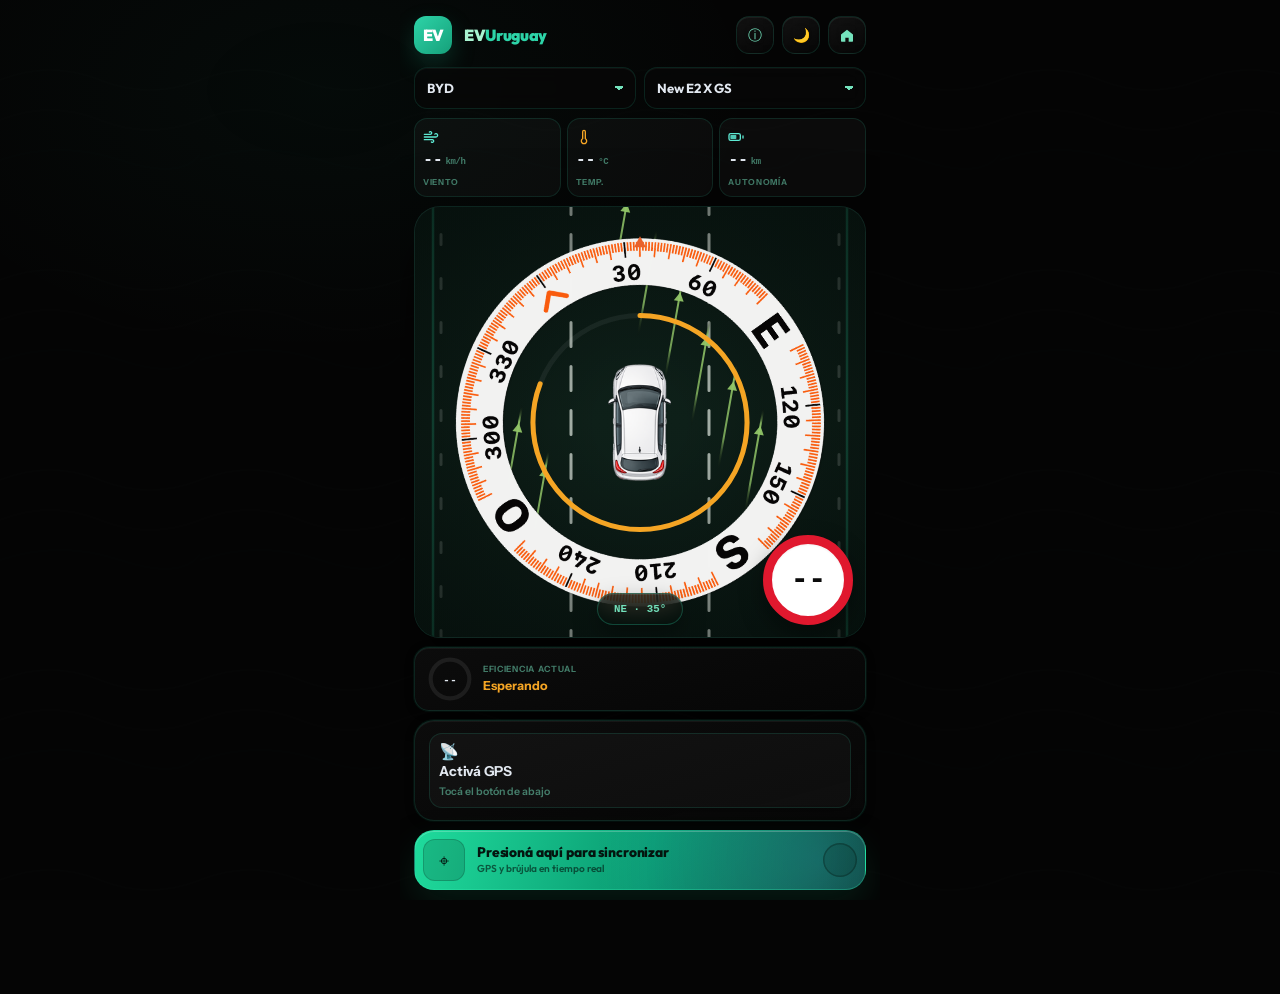
<file: brujula/index.html>
<!DOCTYPE html>
<html lang="es" data-theme="dark">
<head>
  <meta charset="UTF-8"/>
  <meta name="viewport" content="width=device-width, initial-scale=1, viewport-fit=cover"/>
  <title>EVUruguay — Brújula EV</title>
  <meta name="theme-color" content="#030303"/>
  <style>
  /* ══════════════════════════════════════════════════════════════
     TOKENS — instrumento de a bordo: negro verdoso profundo,
     acentos teal (eficiencia) y celeste (viento), numerales en
     monoespaciada tabular como un panel digital de cabina.
     ══════════════════════════════════════════════════════════════ */
  :root{
    --bg:var(--bg-page, #040f0b);
    --surface:var(--bg-surface-raised, #0a2118);
    --panel:rgba(8,8,8,.72);
    --panel-2:rgba(14,14,14,.85);
    --border:var(--color-border, rgba(45,212,167,.16));
    --border-hi:var(--color-border-hover, rgba(45,212,167,.46));
    --text:var(--color-text, #eafbf3);
    --muted:#74e3bd;
    --dim:rgba(116,227,189,.52);
    --teal:var(--color-accent-bright, #2ee6ab);
    --green:var(--color-accent, #17c98a);
    --forest:var(--ev-green-deep, #0a8f66);
    --amber:#f5a524;
    --red:#fb5a72;
    --blue:#4fc9ff;
    --shadow:0 26px 70px rgba(0,0,0,.5);
    --shadow-sm:0 10px 26px rgba(0,0,0,.32);
    --r-xl:26px;
    --r-lg:20px;
    --r-md:15px;
    --r-sm:11px;
    --font-display:-apple-system,BlinkMacSystemFont,"SF Pro Display","Segoe UI",Inter,sans-serif;
    --font-mono:ui-monospace,"SF Mono","JetBrains Mono","Cascadia Code",Menlo,Consolas,monospace;
  }
  [data-theme=light]{
    --panel:rgba(255,255,255,.86);
    --panel-2:rgba(255,255,255,.96);
    --muted:#0a6b4c;
    --dim:rgba(10,107,76,.5);
    --amber:#c07a0a;
    --red:#d3324a;
    --blue:#0284c7;
    --shadow:0 20px 46px rgba(6,95,70,.12);
    --shadow-sm:0 8px 20px rgba(6,95,70,.1);
  }

  *{box-sizing:border-box;margin:0;padding:0}
  html,body{height:100%;overflow:hidden;overscroll-behavior:none}
  body{
    background:var(--bg);
    color:var(--text);
    font-family:var(--font-display);
    -webkit-font-smoothing:antialiased;
    text-rendering:optimizeLegibility;
  }
  body::before{
    content:"";
    position:fixed;
    inset:0;
    z-index:0;
    background:
      radial-gradient(ellipse 62% 40% at 18% 4%,rgba(46,230,171,.14),transparent 60%),
      radial-gradient(ellipse 55% 45% at 88% 96%,rgba(79,201,255,.09),transparent 60%),
      var(--bg);
    pointer-events:none;
  }
  ::selection{background:rgba(46,230,171,.3)}

  .app{
    position:relative;
    z-index:1;
    width:100%;
    height:100svh;
    max-width:480px;
    margin:0 auto;
    display:flex;
    flex-direction:column;
    padding:
      calc(12px + env(safe-area-inset-top))
      14px
      calc(10px + env(safe-area-inset-bottom));
    gap:9px;
    overflow:hidden;
  }

  /* ─── topbar ──────────────────────────────────────────────────── */
  .topbar{
    display:flex;
    align-items:center;
    justify-content:space-between;
    gap:8px;
    height:46px;
    flex:0 0 auto;
  }
  .brand{display:flex;align-items:center;gap:10px;text-decoration:none}
  .brand-logo{
    width:38px;height:38px;border-radius:12px;
    background:linear-gradient(140deg,var(--teal) 0%,var(--forest) 100%);
    display:grid;place-items:center;
    font-weight:800;font-size:.78rem;letter-spacing:-.02em;
    color:#022b1c;flex-shrink:0;
    box-shadow:0 6px 18px rgba(46,230,171,.32), inset 0 1px rgba(255,255,255,.35);
  }
  .brand-name{font-size:1rem;font-weight:800;color:var(--text);letter-spacing:-.02em;line-height:1.05}
  .brand-sub{
    font-size:.58rem;font-weight:700;color:var(--muted);
    text-transform:uppercase;letter-spacing:.14em;margin-top:2px;
  }
  .top-right{display:flex;gap:8px;align-items:center}
  .icon-btn{
    height:38px;min-width:38px;padding:0 10px;border-radius:13px;
    border:1px solid var(--border);
    background:linear-gradient(155deg,rgba(255,255,255,.06),rgba(255,255,255,.01));
    color:var(--muted);font-size:.86rem;cursor:pointer;
    display:inline-flex;align-items:center;justify-content:center;
    backdrop-filter:blur(10px);
    box-shadow:inset 0 1px rgba(255,255,255,.06);
    transition:border-color .18s,transform .15s;
    text-decoration:none;
  }
  .icon-btn:active{transform:scale(.94)}

  /* ─── start / engage toggle ──────────────────────────────────── */
  .start-btn{
    flex:0 0 auto;
    width:100%;
    height:60px;
    border:1px solid rgba(46,230,171,.3);
    border-radius:var(--r-lg);
    background:
      radial-gradient(circle at 90% 50%,rgba(79,201,255,.22),transparent 55%),
      linear-gradient(105deg,#1fdb9c 0%,#0a9a71 52%,#063a2b 100%);
    color:#04150f;
    cursor:pointer;
    display:flex;align-items:center;
    padding:0 8px 0 8px;
    gap:12px;
    box-shadow:0 16px 34px rgba(10,60,42,.4), inset 0 1px rgba(255,255,255,.22);
    transition:transform .15s, box-shadow .15s;
    position:relative;
    overflow:hidden;
  }
  .start-btn:active{transform:scale(.985)}
  .start-btn::before{
    content:"";
    position:absolute;
    top:0;left:-45%;
    width:35%;height:100%;
    background:linear-gradient(115deg,
      transparent 0%,
      rgba(255,255,255,.05) 30%,
      rgba(255,255,255,.65) 50%,
      rgba(255,255,255,.05) 70%,
      transparent 100%);
    transform:skewX(-18deg);
    animation:startSweep 2.8s ease-in-out infinite;
    pointer-events:none;
  }
  .start-btn.synced::before{ animation:none; content:none; }
  .start-btn.done::before{ animation:none; content:none; }
  @keyframes startSweep{
    0%   {left:-45%;}
    55%  {left:130%;}
    100% {left:130%;}
  }
  .start-icon{
    width:42px;height:42px;border-radius:12px;flex:0 0 auto;
    background:rgba(4,21,15,.16);
    display:grid;place-items:center;
    font-size:1.15rem;color:#04150f;
    box-shadow:inset 0 0 0 1px rgba(4,21,15,.18);
  }
  .start-copy{display:flex;flex-direction:column;align-items:flex-start;line-height:1.22;min-width:0}
  .start-title{font-size:.86rem;font-weight:800;letter-spacing:-.01em;color:#04150f;white-space:nowrap;overflow:hidden;text-overflow:ellipsis;max-width:100%}
  .start-sub{font-size:.63rem;font-weight:600;color:rgba(4,21,15,.62);margin-top:2px;white-space:nowrap;overflow:hidden;text-overflow:ellipsis}
  .start-btn::after{
    content:"";
    margin-left:auto;flex:0 0 auto;
    width:34px;height:34px;border-radius:50%;
    background:rgba(4,21,15,.14);
    box-shadow:inset 0 0 0 1.5px rgba(4,21,15,.3);
  }
  .start-btn svg{display:none}

  /* ─── estado "ya sincronizado": colores sobrios, deja de resaltar ── */
  .start-btn.done{
    border-color:var(--border);
    background:rgba(255,255,255,.03);
    box-shadow:var(--shadow-sm), inset 0 1px rgba(255,255,255,.05);
  }
  .start-btn.done .start-icon{
    background:rgba(46,230,171,.12);
    box-shadow:inset 0 0 0 1px rgba(46,230,171,.25);
    color:var(--teal);
  }
  .start-btn.done .start-title{color:var(--text)}
  .start-btn.done .start-sub{color:var(--muted)}
  .start-btn.done::after{
    content:"✓";
    display:flex;align-items:center;justify-content:center;
    background:rgba(46,230,171,.14);
    box-shadow:inset 0 0 0 1.5px rgba(46,230,171,.4);
    color:var(--teal);font-size:1rem;font-weight:800;
  }

  /* ─── vehicle selects ─────────────────────────────────────────── */
  .controls-row{
    display:grid;
    grid-template-columns:1fr 1fr;
    gap:8px;
    flex:0 0 auto;
  }
  .vehicle-select{
    height:42px;border-radius:13px;
    border:1px solid var(--border);
    background:var(--panel);
    color:var(--text);
    font-family:var(--font-display);
    font-size:.82rem;font-weight:700;
    padding:0 12px;
    backdrop-filter:blur(10px);
    outline:none;cursor:pointer;
    box-shadow:inset 0 1px rgba(255,255,255,.04);
    appearance:none;
    background-image:linear-gradient(45deg,transparent 50%,var(--muted) 50%),linear-gradient(135deg,var(--muted) 50%,transparent 50%);
    background-position:calc(100% - 16px) center,calc(100% - 11px) center;
    background-size:5px 5px,5px 5px;
    background-repeat:no-repeat;
  }
  .mode-btn{
    height:42px;padding:0 14px;border-radius:13px;
    border:1px solid var(--border);background:var(--panel);
    color:var(--muted);font-size:.78rem;font-weight:700;cursor:pointer;
    backdrop-filter:blur(10px);white-space:nowrap;
  }
  .mode-btn.active{background:rgba(46,230,171,.14);color:var(--teal);border-color:var(--border-hi)}
  #csvStatusRow{flex:0 0 auto;min-height:0;display:flex;align-items:center}
  #csvStatusRow .status-badge{font-size:.6rem;padding:4px 10px}

  /* ─── compass card (hero instrument) ─────────────────────────── */
  .compass-card{
    flex:1 1 auto;
    min-height:0;
    border-radius:var(--r-xl);
    background:linear-gradient(165deg,var(--panel-2),var(--panel));
    border:1px solid var(--border);
    box-shadow:var(--shadow), inset 0 1px rgba(255,255,255,.05);
    backdrop-filter:blur(16px);
    overflow:hidden;
    display:flex;
    flex-direction:column;
  }

  /* ─── widgets superiores (viento/temp/autonomía) ─────────────────── */
  .widget-row{
    display:grid;
    grid-template-columns:repeat(3,1fr);
    gap:6px;
    flex:0 0 auto;
  }
  .widget-card{
    background:rgba(255,255,255,.03);
    border:1px solid var(--border);
    border-radius:13px;
    padding:8px 8px 7px;
    display:flex;flex-direction:column;gap:4px;
    min-width:0;
  }
  .widget-icon{width:16px;height:16px;flex:0 0 auto;display:block}
  .widget-icon svg{width:100%;height:100%}
  .widget-icon.wind{color:var(--teal)}
  .widget-icon.temp{color:var(--amber)}
  .widget-icon.battery{color:var(--teal)}
  .widget-value{
    font-family:var(--font-mono);font-variant-numeric:tabular-nums;
    font-size:1.05rem;font-weight:800;color:var(--text);letter-spacing:-.02em;
    display:flex;align-items:baseline;gap:3px;
    white-space:nowrap;overflow:hidden;text-overflow:ellipsis;
  }
  .widget-unit{font-size:.56rem;font-weight:700;color:var(--dim)}
  .widget-label{
    font-size:.52rem;font-weight:800;text-transform:uppercase;
    letter-spacing:.08em;color:var(--dim);
  }

  /* ─── widget grande: eficiencia actual (anillo + tendencia) ──────── */
  .eff-widget{
    display:flex;align-items:center;gap:10px;
    flex:0 0 auto;
    padding:8px 12px;
    border-radius:var(--r-md);
    background:linear-gradient(165deg,var(--panel-2),var(--panel));
    border:1px solid var(--border);
    box-shadow:var(--shadow-sm), inset 0 1px rgba(255,255,255,.05);
    backdrop-filter:blur(14px);
  }
  .eff-ring-wrap{position:relative;width:46px;height:46px;flex:0 0 auto}
  .eff-ring{width:100%;height:100%;transform:rotate(-90deg);display:block}
  .eff-ring-bg{fill:none;stroke:rgba(255,255,255,.08);stroke-width:9}
  .eff-ring-fg{
    fill:none;stroke-width:9;stroke-linecap:round;
    stroke:var(--dim);
    transition:stroke-dashoffset .5s ease, stroke .3s;
  }
  .eff-ring-fg.good{stroke:var(--teal)}
  .eff-ring-fg.warn{stroke:var(--amber)}
  .eff-ring-fg.bad{stroke:var(--red)}
  .eff-ring-value{
    position:absolute;inset:0;display:flex;align-items:center;justify-content:center;
    font-family:var(--font-mono);font-variant-numeric:tabular-nums;
    font-size:.72rem;font-weight:800;color:var(--text);
  }
  .eff-info{flex:1 1 auto;min-width:0}
  .eff-info-label{
    font-size:.54rem;font-weight:800;text-transform:uppercase;
    letter-spacing:.08em;color:var(--dim);margin-bottom:1px;
  }
  .eff-info-sub{
    font-size:.78rem;font-weight:800;color:var(--muted);
    white-space:nowrap;overflow:hidden;text-overflow:ellipsis;
  }
  .eff-info-sub.good{color:var(--teal)}
  .eff-info-sub.warn{color:var(--amber)}
  .eff-info-sub.bad{color:var(--red)}
  .eff-spark{width:58px;height:28px;flex:0 0 auto}
  .eff-spark svg{width:100%;height:100%;display:block}

  /* compass canvas area — the signature instrument dial */
  .compass-wrap{
    flex:1 1 auto;
    min-height:120px;
    position:relative;
    background:
      radial-gradient(circle at 50% 46%,rgba(46,230,171,.07),transparent 55%),
      radial-gradient(rgba(46,230,171,.09) 1px,transparent 1px);
    background-size:auto,16px 16px;
  }
  canvas#compassCanvas{position:absolute;inset:0;width:100%;height:100%}

  .heading-pill{
    position:absolute;
    bottom:12px;left:50%;transform:translateX(-50%);
    display:inline-flex;align-items:center;gap:8px;
    padding:7px 16px;border-radius:999px;
    border:1px solid var(--border-hi);
    background:rgba(4,15,11,.7);
    backdrop-filter:blur(12px);
    box-shadow:0 10px 24px rgba(0,0,0,.35), inset 0 1px rgba(255,255,255,.08);
    white-space:nowrap;pointer-events:none;
  }
  [data-theme=light] .heading-pill{background:rgba(255,255,255,.86)}
  .heading-pill span{font-size:.68rem;font-weight:700;color:var(--muted);font-family:var(--font-mono)}
  .heading-pill strong{
    font-family:var(--font-mono);font-variant-numeric:tabular-nums;
    color:var(--teal);font-weight:700;font-size:.72rem;
  }

  /* ─── speed sign (cartel de velocidad) ───────────────────────── */
  .speed-sign{
    position:absolute;
    right:12px;
    bottom:12px;
    width:90px;height:90px;
    border-radius:50%;
    background:#ffffff;
    border:9px solid #e0182e;
    display:flex;align-items:center;justify-content:center;
    box-shadow:0 10px 24px rgba(0,0,0,.4), inset 0 1px 2px rgba(0,0,0,.06);
    z-index:2;
  }
  .speed-sign-num{
    font-family:var(--font-mono);
    font-variant-numeric:tabular-nums;
    font-weight:800;
    font-size:1.92rem;
    letter-spacing:-.03em;
    color:#0a0a0a;
    line-height:1;
  }
  @media(max-height:700px){
    .speed-sign{width:75px;height:75px;border-width:7.5px;right:10px;bottom:10px}
    .speed-sign-num{font-size:1.58rem}
  }
  @media(max-width:360px){
    .speed-sign{width:69px;height:69px;border-width:6.8px}
    .speed-sign-num{font-size:1.43rem}
  }

  /* ─── readout ─────────────────────────────────────────────────── */
  .readout{
    flex:0 0 auto;
    border-radius:var(--r-lg);
    background:linear-gradient(165deg,var(--panel-2),var(--panel));
    border:1px solid var(--border);
    box-shadow:var(--shadow-sm), inset 0 1px rgba(255,255,255,.05);
    backdrop-filter:blur(14px);
    padding:12px 14px;
  }
  .status-badge{
    font-size:.6rem;font-weight:700;padding:4px 9px;border-radius:999px;
    background:rgba(255,255,255,.04);color:var(--dim);
    border:1px solid var(--border);
    font-family:var(--font-mono);
  }
  .status-badge.ok{background:rgba(46,230,171,.13);color:var(--teal);border-color:rgba(46,230,171,.32)}
  .status-badge.warn{background:rgba(245,165,36,.12);color:var(--amber);border-color:rgba(245,165,36,.32)}

  /* tarjetas de lectura: mismo lenguaje visual que los widgets de arriba */
  .lectura-widgets{
    display:grid;
    grid-template-columns:repeat(auto-fit,minmax(100px,1fr));
    gap:6px;
  }
  .lw-card{
    background:rgba(255,255,255,.03);
    border:1px solid var(--border);
    border-radius:13px;
    padding:9px 9px 8px;
    display:flex;flex-direction:column;gap:5px;
    min-width:0;
  }
  .lw-icon{font-size:1rem;line-height:1;flex:0 0 auto}
  .lw-title{font-size:.86rem;font-weight:800;color:var(--text);letter-spacing:-.01em;line-height:1.15}
  .lw-title.good{color:var(--teal)}
  .lw-title.warn{color:var(--amber)}
  .lw-title.bad{color:var(--red)}
  .lw-text{font-size:.66rem;font-weight:600;color:var(--dim);line-height:1.3}

  /* ─── custom panel (kept for state compatibility, unused in UI) ── */
  .custom-panel{display:none}

  /* ─── toast ───────────────────────────────────────────────────── */
  .toast{
    position:fixed;left:50%;bottom:calc(16px + env(safe-area-inset-bottom));
    transform:translateX(-50%) translateY(10px);
    width:min(420px,calc(100% - 28px));
    padding:12px 18px;border-radius:14px;
    background:linear-gradient(135deg,var(--teal),var(--forest));
    color:#04150f;font-size:.78rem;font-weight:700;text-align:center;
    opacity:0;pointer-events:none;
    transition:opacity .22s, transform .22s;
    z-index:100;
    box-shadow:0 16px 40px rgba(0,0,0,.35);
  }
  .toast.show{opacity:1;transform:translateX(-50%) translateY(0)}

  /* ─── modal de info (cómo se calcula) ────────────────────────────── */
  .info-modal{
    display:none;
    position:fixed;inset:0;z-index:200;
    background:rgba(2,8,6,.72);
    backdrop-filter:blur(4px);
    align-items:flex-end;
    justify-content:center;
    padding:0;
  }
  .info-modal.show{display:flex}
  .info-modal-card{
    width:100%;max-width:480px;
    max-height:82vh;
    background:linear-gradient(165deg,var(--panel-2),var(--panel));
    border:1px solid var(--border);
    border-top-left-radius:24px;border-top-right-radius:24px;
    box-shadow:0 -20px 60px rgba(0,0,0,.5);
    display:flex;flex-direction:column;
    padding-bottom:env(safe-area-inset-bottom);
  }
  .info-modal-head{
    display:flex;align-items:center;justify-content:space-between;
    padding:16px 16px 10px;
    flex:0 0 auto;
    border-bottom:1px solid var(--border);
  }
  .info-modal-title{font-size:1rem;font-weight:800;color:var(--text);letter-spacing:-.01em}
  .info-modal-body{
    padding:14px 18px 22px;
    overflow-y:auto;
    flex:1 1 auto;
  }
  .info-section-title{
    font-size:.68rem;font-weight:800;text-transform:uppercase;
    letter-spacing:.1em;color:var(--teal);
    margin:16px 0 6px;
  }
  .info-section-title:first-of-type{margin-top:4px}
  .info-p{font-size:.83rem;line-height:1.5;color:var(--muted);font-weight:500}
  .info-list{margin:0;padding-left:18px;display:flex;flex-direction:column;gap:7px}
  .info-list li{font-size:.8rem;line-height:1.45;color:var(--muted);font-weight:500}

  /* ─── hidden manual-state inputs (GPS/custom compatibility) ───── */
  .manual-inputs-hidden{display:none!important}

  /* ─── compact-height fallback ─────────────────────────────────── */
  @media(max-height:700px){
    .app{gap:6px}
    .topbar{height:40px}
    .start-btn{height:52px}
    .start-icon{width:36px;height:36px;font-size:1rem}
    .start-title{font-size:.8rem}
    .start-sub{font-size:.58rem}
    .vehicle-select,.mode-btn{height:38px}
    .widget-row{gap:5px}
    .widget-card{padding:6px 6px 5px}
    .widget-value{font-size:.92rem}
    .eff-widget{padding:6px 10px}
    .eff-ring-wrap{width:38px;height:38px}
    .eff-spark{width:46px;height:22px}
    .compass-wrap{min-height:100px}
    .readout{padding:10px 12px}
    .lw-title{font-size:.78rem}
    .lw-text{font-size:.6rem}
  }
  @media(max-height:620px){
    .lectura-widgets{display:none}
    .heading-pill{bottom:8px;padding:5px 12px}
  }
  @media(max-width:360px){
    .widget-value{font-size:.95rem}
    .widget-label{font-size:.48rem}
    .eff-spark{display:none}
    .start-sub{display:none}
  }
</style>
  <link rel="stylesheet" href="/evuy-design.css" />
  <script src="/assets/js/theme-sync.js"></script>
</head>
<body>
<div class="app">

  <!-- topbar -->
  <header class="topbar">
    <a class="brand" href="/">
      <div class="brand-logo">EV</div>
      <div>
        <div class="brand-name">EVUruguay</div>
        <div class="brand-sub">Brújula de eficiencia</div>
      </div>
    </a>
    <div class="top-right">
      <button class="icon-btn" id="infoBtn" type="button" aria-label="Cómo se calcula">ⓘ</button>
      <button class="icon-btn" id="themeBtn" type="button" aria-label="Tema">🌙</button>
      <a class="icon-btn" href="/" aria-label="Ir al inicio" data-nav="inicio">←</a>
    </div>
  </header>

  <!-- vehicle + mode -->
  <div class="controls-row vehicle-row">
    <select id="marcaSelect" class="vehicle-select" aria-label="Marca">
      <option value="">Cargando...</option>
    </select>
    <select id="modeloSelect" class="vehicle-select" aria-label="Modelo">
      <option value="">Modelo</option>
    </select>
  </div>
  <div id="csvStatusRow" style="min-height:18px;display:flex;align-items:center">
    <span class="status-badge" id="csvStatus" style="font-size:.58rem;padding:2px 8px">Cargando vehículos…</span>
  </div>

  <!-- widgets superiores: viento / temp / autonomía (sección propia) -->
  <div class="widget-row">
    <div class="widget-card">
      <span class="widget-icon wind">
        <svg viewBox="0 0 24 24" fill="none" stroke="currentColor" stroke-width="2" stroke-linecap="round" stroke-linejoin="round">
          <path d="M9.6 4.6A2 2 0 1 1 11 8H2"/>
          <path d="M12.6 19.4A2 2 0 1 0 14 16H2"/>
          <path d="M17.7 7.7A2.5 2.5 0 1 1 19.5 12H2"/>
        </svg>
      </span>
      <div class="widget-value" id="windValue">-- <span class="widget-unit">km/h</span></div>
      <div class="widget-label">Viento</div>
    </div>
    <div class="widget-card">
      <span class="widget-icon temp">
        <svg viewBox="0 0 24 24" fill="none" stroke="currentColor" stroke-width="2" stroke-linecap="round" stroke-linejoin="round">
          <path d="M14 4v10.54a4 4 0 1 1-4 0V4a2 2 0 0 1 4 0Z"/>
        </svg>
      </span>
      <div class="widget-value" id="tempValue">-- <span class="widget-unit">°C</span></div>
      <div class="widget-label">Temp.</div>
    </div>
    <div class="widget-card">
      <span class="widget-icon battery">
        <svg viewBox="0 0 24 24" fill="none" stroke="currentColor" stroke-width="2" stroke-linecap="round" stroke-linejoin="round">
          <rect x="1.5" y="7" width="17" height="10" rx="2.5"/>
          <line x1="22.5" y1="10.5" x2="22.5" y2="13.5"/>
          <rect x="3.5" y="9" width="9" height="6" rx="1" fill="currentColor" stroke="none" opacity=".85"/>
        </svg>
      </span>
      <div class="widget-value" id="autonomyValue">-- <span class="widget-unit">km</span></div>
      <div class="widget-label">Autonomía</div>
    </div>
  </div>

  <!-- compass card -->
  <div class="compass-card">
    <!-- canvas compass -->
    <div class="compass-wrap">
      <canvas id="compassCanvas"></canvas>
      <div class="heading-pill">
        <span id="headingHuman">Norte · 0°</span>
      </div>
      <div class="speed-sign" id="speedSign" aria-label="Velocidad actual">
        <span class="speed-sign-num" id="speedSignNum">--</span>
      </div>
    </div>
  </div>

  <!-- widget grande: eficiencia actual (anillo + tendencia), su propia tarjeta -->
  <div class="eff-widget">
    <div class="eff-ring-wrap">
      <svg class="eff-ring" viewBox="0 0 100 100">
        <circle class="eff-ring-bg" cx="50" cy="50" r="42"/>
        <circle class="eff-ring-fg" id="effRingFg" cx="50" cy="50" r="42" stroke-dasharray="263.9" stroke-dashoffset="263.9"/>
      </svg>
      <div class="eff-ring-value" id="effValue">--%</div>
    </div>
    <div class="eff-info">
      <div class="eff-info-label">Eficiencia actual</div>
      <div class="eff-info-sub" id="effLabel">Esperando</div>
    </div>
    <div class="eff-spark"><svg id="effSparkSvg" viewBox="0 0 100 40" preserveAspectRatio="none"></svg></div>
  </div>

  <!-- readout: sin título, estilo widget (mismo lenguaje visual que arriba) -->
  <div class="readout">
    <div class="lectura-widgets" id="readoutCards"></div>
  </div>
  <div style="display:none" aria-hidden="true">
    <span class="status-badge" id="gpsStatus">GPS: --</span>
    <span class="status-badge" id="weatherStatus">Clima: --</span>
  </div>

  <!-- start (abajo de todo) -->
  <button class="start-btn" id="startBtn" type="button">
    <span class="start-icon">⌖</span>
    <span class="start-copy">
      <span class="start-title">Presioná aquí para sincronizar</span>
      <span class="start-sub" id="startSub">GPS y brújula en tiempo real</span>
    </span>
  </button>

  <!-- hidden state controls retained for GPS/custom state compatibility; no manual sliders exposed -->
  <div class="manual-inputs-hidden" aria-hidden="true">
    <input id="carHeading" type="hidden" value="35"/>
    <input id="windDirection" type="hidden" value="225"/>
    <input id="windSpeed" type="hidden" value="28"/>
    <input id="carSpeed" type="hidden" value="80"/>
    <b id="carHeadingVal">35</b><b id="windDirectionVal">225</b><b id="windSpeedVal">28</b><b id="carSpeedVal">80</b>
  </div>

</div><!-- .app -->

<div class="toast" id="toast"></div>

<div class="info-modal" id="infoModal">
  <div class="info-modal-card">
    <div class="info-modal-head">
      <span class="info-modal-title">¿Cómo se calcula esto?</span>
      <button class="icon-btn" id="infoModalClose" type="button" aria-label="Cerrar">✕</button>
    </div>
    <div class="info-modal-body">
      <p class="info-p">
        La <strong>eficiencia</strong> compara la autonomía estimada en este momento contra la autonomía WLTP declarada por el fabricante de tu vehículo. 100% = igual al WLTP; menos de 100% = estás gastando más energía por km de lo declarado.
      </p>

      <div class="info-section-title">Viento</div>
      <p class="info-p">
        Se calcula la velocidad real del aire contra el auto (tu velocidad menos el componente del viento a favor o en contra, según el ángulo). La resistencia aerodinámica crece con el <strong>cuadrado</strong> de esa velocidad relativa: por eso un viento de frente fuerte castiga mucho más que uno flojo, y uno de cola puede hacerte superar el 100%.
      </p>

      <div class="info-section-title">Temperatura</div>
      <p class="info-p">
        Entre 25°C y 30°C la batería trabaja en su rango óptimo (sin penalización). Fuera de ese rango —tanto frío como calor extremo— el consumo aumenta (climatización, química de la batería), según una tabla de referencia interpolada para cualquier temperatura.
      </p>

      <div class="info-section-title">Por qué los porcentajes no se suman</div>
      <p class="info-p">
        Esto es lo que más confunde: si el viento suma <strong>+20% de consumo</strong> y el frío suma <strong>+10% de consumo</strong>, la eficiencia <strong>no</strong> baja a 70% (100 − 20 − 10). El consumo y la eficiencia no se restan entre sí, se <strong>multiplican</strong>.
      </p>
      <p class="info-p">
        Cada factor se aplica sobre el anterior: 1.20 (viento) × 1.10 (frío) = <strong>1.32</strong>, es decir, +32% de consumo total. Y la eficiencia es la <strong>inversa</strong> de ese número: 100 ÷ 1.32 ≈ <strong>76%</strong>. Por eso podés ver "consumo +32%" junto a "eficiencia 76%" y no "24%" — no es un error, es que consumo y eficiencia miden cosas distintas (cuánta energía gastás por km vs. cuánta autonomía te queda), y se relacionan por división, no por resta.
      </p>

      <div class="info-section-title">De dónde salen los datos</div>
      <p class="info-p">
        Rumbo y velocidad: GPS y brújula de tu teléfono. Viento y temperatura: pronóstico de <strong>Open-Meteo</strong> para tu ubicación (no es una medición exacta del punto donde estás parado).
      </p>

      <div class="info-section-title">Disclaimers</div>
      <ul class="info-list">
        <li>Es una <strong>estimación orientativa</strong>, no reemplaza el computador de a bordo de tu vehículo.</li>
        <li>No contempla pendientes/elevación, tráfico, estilo de manejo, presión de neumáticos, carga, ni el estado real de la batería (degradación).</li>
        <li>No sabe si tenés el aire acondicionado o la calefacción prendidos — sólo modela el efecto "típico" de la temperatura ambiente.</li>
        <li>El GPS y la brújula tienen margen de error, sobre todo a baja velocidad o detenido.</li>
        <li>La ruta/carretera animada es decorativa: se infiere de cómo cambia tu rumbo, no representa el trazado real de la calle.</li>
        <li>Los datos de batería y autonomía WLTP son los declarados por el fabricante; el consumo real de tu unidad puede variar.</li>
      </ul>
    </div>
  </div>
</div>

<script>
// ─── helpers ─────────────────────────────────────────────────────────────
const $=id=>document.getElementById(id);
const carHeadingEl=$("carHeading"),windDirEl=$("windDirection"),windSpeedEl=$("windSpeed"),carSpeedEl=$("carSpeed");

function normDeg(d){return((d%360)+360)%360}
function shortAngle(a,b){let d=Math.abs(normDeg(a)-normDeg(b))%360;return d>180?360-d:d}
function toCardinal(deg){return["N","NE","E","SE","S","SO","O","NO"][Math.round(normDeg(deg)/45)%8]}
function bearingBetween(la1,lo1,la2,lo2){
  const r=d=>d*Math.PI/180,D=r=>r*180/Math.PI;
  const y=Math.sin(r(lo2-lo1))*Math.cos(r(la2)),x=Math.cos(r(la1))*Math.sin(r(la2))-Math.sin(r(la1))*Math.cos(r(la2))*Math.cos(r(lo2-lo1));
  return normDeg(D(Math.atan2(y,x)));
}
function distMeters(la1,lo1,la2,lo2){
  const R=6371000,r=d=>d*Math.PI/180,dLa=r(la2-la1),dLo=r(lo2-lo1);
  const a=Math.sin(dLa/2)**2+Math.cos(r(la1))*Math.cos(r(la2))*Math.sin(dLo/2)**2;
  return 2*R*Math.atan2(Math.sqrt(a),Math.sqrt(1-a));
}
function showToast(msg){
  const t=$("toast");t.textContent=msg;t.classList.add("show");
  setTimeout(()=>t.classList.remove("show"),3800);
}

// ─── wake lock (evita que la pantalla se bloquee mientras se usa) ────────
let wakeLock=null;
async function requestWakeLock(){
  if(!("wakeLock" in navigator))return; // no soportado: se ignora en silencio
  try{
    wakeLock=await navigator.wakeLock.request("screen");
    wakeLock.addEventListener("release",()=>{ wakeLock=null; });
  }catch(e){
    wakeLock=null; // permiso denegado o pestaña no visible; se reintenta luego
  }
}
function releaseWakeLock(){
  if(wakeLock){ wakeLock.release().catch(()=>{}); wakeLock=null; }
}
// El navegador libera el wake lock automáticamente al cambiar de pestaña;
// lo volvemos a pedir apenas la página vuelve a estar visible, sólo si el
// tracking sigue activo.
document.addEventListener("visibilitychange",()=>{
  if(document.visibilityState==="visible" && (hasGps||customMode) && !wakeLock){
    requestWakeLock();
  }
});

// ─── state ────────────────────────────────────────────────────────────────
let watchId=null,lastPos=null,lastWeatherAt=0;
let customMode=false,hasGps=false,hasWeather=false;
let currentTemp=null,deviceHeading=null,hasCompass=false;
let lastLat=null,lastLon=null;

// Internal state (used for canvas draw and computation)
let state={heading:35,windFrom:225,windKmh:0,speedKmh:0,vehicle:"suv"};

// ─── vehicle images ───────────────────────────────────────────────────────
const vehicleImgSrc={
  hatch:"assets/vehiculos/hatchback_top_view_200x200.png",
  sedan:"assets/vehiculos/sedan_top_view_200x200.png",
  suv:  "assets/vehiculos/suv_top_view_200x200.png",
  pickup:"assets/vehiculos/pickup_top_view_200x200.png"
};
const vehicleImgSize={
  hatch:{w:132,h:132},sedan:{w:136,h:136},suv:{w:142,h:142},pickup:{w:148,h:148}
};

let vehicleImg=new Image();
let vehicleImgReady=false;
function loadVehicleImg(key){
  state._bodyType = key || "suv";
  vehicleImgReady=false;
  const img=new Image();
  img.onload=()=>{ vehicleImg=img; vehicleImgReady=true; };
  img.onerror=()=>{ vehicleImg=null; vehicleImgReady=false; };
  img.src=vehicleImgSrc[key]||vehicleImgSrc.suv;
}
loadVehicleImg("suv");

// ─── imagen del anillo de la brújula (diseño propio) ──────────────────────
// Si no carga (ej. el archivo todavía no está subido al hosting), se usa
// automáticamente el dibujo por canvas como respaldo — ver drawCompass().
let ringImg=new Image();
let ringImgReady=false;
ringImg.onload=()=>{ ringImgReady=true; };
ringImg.onerror=()=>{ ringImgReady=false; };
ringImg.src="assets/anillo.png";

// ─── vehicle data (loaded from CSV) ──────────────────────────────────────
let vehiculosDB = []; // [{marca, modelo, bateria_kwh, wltp_km}]
let vehiculoActual = null; // vehículo seleccionado

function parseCSV(text){
  const lines = text.trim().split(/\r?\n/).filter(l => l.trim() !== '');
  if(lines.length < 2) return [];
  const headers = lines[0].split(',').map(h => h.trim().toLowerCase());
  return lines.slice(1).map(line => {
    const parts = line.split(',');
    const obj = {};
    headers.forEach((h, i) => { obj[h] = (parts[i] || '').trim(); });
    return obj;
  }).filter(r => r.marca && r.marca !== '' && r.modelo && r.modelo !== '');
}

async function loadVehiculos(){
  const statusEl = $("csvStatus");
  const rowEl    = $("csvStatusRow");

  // Try XHR first (works on file:// in some browsers), then fetch
  function xhrGet(url){
    return new Promise((resolve, reject)=>{
      const x = new XMLHttpRequest();
      x.open("GET", url);
      x.onload  = ()=> x.status < 400 ? resolve(x.responseText) : reject(new Error("XHR HTTP "+x.status));
      x.onerror = ()=> reject(new Error("XHR network error"));
      x.send();
    });
  }

  async function getText(url){
    // Try XHR first, then fetch as fallback
    try{ return await xhrGet(url); }
    catch(e1){
      const res = await fetch(url, {cache:"no-store"});
      if(!res.ok) throw new Error("HTTP "+res.status);
      return await res.text();
    }
  }

  try{
    if(statusEl) statusEl.textContent = "Cargando vehículos…";
    const text = await getText('/vehiculos.csv');
    vehiculosDB = parseCSV(text);
    if(vehiculosDB.length === 0) throw new Error("CSV vacío o sin filas válidas");
    if(rowEl) rowEl.remove();
    buildMarcaSelect();
  }catch(e){
    console.warn("vehiculos.csv:", e.message);
    if(statusEl){
      statusEl.textContent = "⚠️ vehiculos.csv no cargó: "+e.message;
      statusEl.className = "status-badge warn";
    }
    vehiculoActual = {bateria_kwh:60, wltp_km:400};
    $("marcaSelect").innerHTML = '<option>Sin datos</option>';
    $("modeloSelect").innerHTML = '<option>—</option>';
    updateUI();
  }
}

// ─── preferencia de vehículo (localStorage) ──────────────────────────────
// El navegador recuerda la última marca/modelo elegidos para no tener que
// volver a seleccionarlos cada vez que se abre la página.
const VEHICLE_STORAGE_KEY="evuy_brujula_vehiculo_v1";
function saveVehiclePreference(marca,modelo){
  if(!marca||!modelo)return;
  try{ localStorage.setItem(VEHICLE_STORAGE_KEY, JSON.stringify({marca,modelo})); }
  catch(e){ /* localStorage no disponible (privado/deshabilitado): se ignora */ }
}
function loadVehiclePreference(){
  try{
    const raw=localStorage.getItem(VEHICLE_STORAGE_KEY);
    if(!raw)return null;
    const obj=JSON.parse(raw);
    return (obj&&obj.marca&&obj.modelo)?obj:null;
  }catch(e){ return null; }
}

function buildMarcaSelect(){
  const marcas = [...new Set(vehiculosDB.map(v=>v.marca))].sort();
  const sel = $('marcaSelect');
  sel.innerHTML = '<option value="">— Marca —</option>' +
    marcas.map(m=>`<option value="${m}">${m}</option>`).join('');

  const saved = loadVehiclePreference();
  let defaultMarca;
  if(saved && marcas.includes(saved.marca)){
    defaultMarca = saved.marca; // el usuario ya había elegido antes
  }else{
    defaultMarca = marcas.includes('BYD') ? 'BYD' : marcas[0]; // default a BYD si existe
  }
  if(defaultMarca){
    sel.value = defaultMarca;
    const preferredModelo = (saved && saved.marca===defaultMarca) ? saved.modelo : null;
    buildModeloSelect(defaultMarca, preferredModelo);
  }
}

function buildModeloSelect(marca, preferredModelo){
  const modelos = vehiculosDB.filter(v=>v.marca===marca);
  const sel = $('modeloSelect');
  sel.innerHTML = modelos.map(v=>`<option value="${v.modelo}">${v.modelo}</option>`).join('');
  if(modelos.length>0){
    // Si había un modelo guardado para esta marca, se respeta; si no, el primero.
    const chosen = (preferredModelo && modelos.find(v=>v.modelo===preferredModelo)) || modelos[0];
    sel.value = chosen.modelo;
    vehiculoActual = chosen;
    state.vehiculoKey = marca+'|'+chosen.modelo;
    loadVehicleImg(chosen.tipo || guessBodyType(chosen.modelo, marca));
    updateUI();
  }
}

function guessBodyType(modelo, marca){
  const m = (modelo+' '+marca).toLowerCase();
  if(/deliver|sprinter|tunland|wonder box|toano|e-toano|cargo van|van|minibus|cabina/i.test(m)) return 'pickup';
  if(/pick.?up|terron|ridder|foton e wonder pick|hilux|ranger/i.test(m)) return 'pickup';
  if(/suv|4x4|crossover|song|yuan|ev5|g6|g9|sealion|tang|aion v|captiva|equinox|blazer|euniq|countryman|c11|c16|c10|s7|b10|hyptec|horizon|zeekr x|zeekr 7|aion ut|leapmotor b|leapmotor c|geely ex5|geely geometry c|lynk|omoda|chery eq7|jaecoo|smart #1|smart #3|jeep|riddara|gac|jmev gse|dongfeng mage|fiat 600|geely ex5/i.test(m)) return 'suv';
  if(/seal$|seal 4wd|eqe|eqs|eqa|eqb|i4|i5|i7|zeekr 001|deepal s5|gac aion es/i.test(m)) return 'sedan';
  return 'hatch';
}

// ─── physics ───────────────────────────────────────────────────────────
// Factor de consumo por temperatura ambiente. 1.00 = sin impacto (rango
// óptimo de batería, 25-30°C). Valores >1 = más consumo / menos autonomía,
// tanto por frío (química de la batería, calefacción) como por calor
// extremo (aire acondicionado, gestión térmica de la batería).
const TEMP_FACTOR_TABLE = {
  50: 1.10, 45: 1.07, 40: 1.05, 35: 1.02, 30: 1.00, 25: 1.00,
  20: 1.01, 15: 1.03, 10: 1.06, 5: 1.10, 0: 1.15, "-5": 1.22, "-10": 1.30
};
const TEMP_FACTOR_POINTS = Object.keys(TEMP_FACTOR_TABLE)
  .map(Number).sort((a,b)=>b-a).map(t=>({t, f:TEMP_FACTOR_TABLE[t]}));

// Interpola linealmente entre los puntos de la tabla para cualquier
// temperatura intermedia (ej: 12°C, 33°C); fuera del rango de la tabla
// se mantiene el valor del extremo más cercano.
function getTempFactor(temp){
  if(!Number.isFinite(temp)) return 1;
  const pts=TEMP_FACTOR_POINTS;
  if(temp>=pts[0].t) return pts[0].f;
  if(temp<=pts[pts.length-1].t) return pts[pts.length-1].f;
  for(let i=0;i<pts.length-1;i++){
    const hi=pts[i],lo=pts[i+1];
    if(temp<=hi.t && temp>=lo.t){
      const f=(temp-lo.t)/(hi.t-lo.t);
      return lo.f+(hi.f-lo.f)*f;
    }
  }
  return 1;
}

function calcImpact(heading, windFrom, windKmh, speedKmh, bateriaKwhOverride, wltpKmOverride){
  /*
    Cálculo EVUruguay v2 (corregido):
    1) Parte de la autonomía WLTP del vehículo.
    2) Separa la penalización real-vs-WLTP a esa velocidad en dos partes:
       - un "overhead" FIJO (accesorios, clima, manejo real) que NO depende del viento.
       - un componente AERODINÁMICO, que sí depende del viento y escala con
         el cuadrado de la velocidad relativa del aire (v_aire²), como la física real.
    3) Con viento de cola fuerte, v_aire cae bastante por debajo de la velocidad del
       auto, así que el componente aerodinámico se reduce y la eficiencia PUEDE
       superar el 100% de verdad (no hay techo artificial).
       Con viento de frente fuerte, v_aire sube por encima de la velocidad del auto,
       el componente aerodinámico crece sin techo y la eficiencia cae en consecuencia.
  */

  const bateriaParam = Number(bateriaKwhOverride);
  const wltpParam = Number(wltpKmOverride);
  const bateriaCsv = vehiculoActual ? Number(vehiculoActual.bateria_kwh) : NaN;
  const wltpCsv = vehiculoActual ? Number(vehiculoActual.wltp_km) : NaN;

  const bateria = bateriaParam > 0 ? bateriaParam : (bateriaCsv > 0 ? bateriaCsv : 60);
  const wltp_km = wltpParam > 0 ? wltpParam : (wltpCsv > 0 ? wltpCsv : 400);

  const speed = Math.max(0, Number(speedKmh) || 0);
  const wind = Math.max(0, Number(windKmh) || 0);
  const carHeading = normDeg(Number(heading) || 0);
  const windFromDeg = normDeg(Number(windFrom) || 0);
  const windTo = normDeg(windFromDeg + 180);

  const consumoWltp100 = bateria > 0 && wltp_km > 0 ? (bateria / wltp_km) * 100 : 15;

  // Factor de consumo por temperatura (tabla interpolada). currentTemp es
  // la temperatura real de Open-Meteo (variable global); si aún no hay
  // dato, no se aplica ajuste (factor 1 = sin impacto).
  const tempFactor = getTempFactor(currentTemp);
  const tempImpactPercent = (tempFactor - 1) * 100;

  // Penalización real-vs-WLTP a esa velocidad, de referencia (sin viento).
  function speedPenaltyPercent(v){
    if(v < 50) return 5;
    if(v < 90) return 10;
    if(v < 100) return 15;
    if(v < 110) return 20;
    if(v < 120) return 25;
    if(v < 130) return 30;
    if(v < 135) return 35;
    if(v < 140) return 40;
    if(v < 145) return 45;
    return 50;
  }

  // Parte fija (no aerodinámica) del overhead: accesorios, manejo real.
  // El resto de la penalización de velocidad SÍ es aerodinámico y por lo tanto
  // depende del viento. El efecto de temperatura se aplica aparte, como un
  // factor multiplicativo independiente (afecta igual estés a 30 o 130 km/h).
  const FLAT_OVERHEAD_PCT = 5;
  function aeroOverheadPercent(v){
    return Math.max(0, speedPenaltyPercent(v) - FLAT_OVERHEAD_PCT);
  }

  const absRel = shortAngle(carHeading, windTo);
  let relText;
  if(absRel < 30)       relText = "Viento de cola";
  else if(absRel < 75)  relText = "Cola lateral";
  else if(absRel < 115) relText = "Viento lateral";
  else if(absRel < 150) relText = "Frontal oblicuo";
  else                  relText = "Viento frontal";

  // Sin velocidad útil, no forzamos cálculo aerodinámico, pero la
  // temperatura sí afecta la autonomía disponible aunque esté detenido.
  if(speed < 5){
    const autonomiaTemp = Math.round(wltp_km / tempFactor);
    const efficiencyTemp = Math.round(100 / tempFactor);
    return {
      consumoEst: consumoWltp100 * tempFactor,
      autonomiaEst: autonomiaTemp,
      vAirKmh: 0,
      efficiency: efficiencyTemp,
      impact: efficiencyTemp - 100,
      relText,
      windTo,
      consumDelta: tempImpactPercent,
      autonomiaKm: autonomiaTemp,
      wltpKm: wltp_km,
      tempFactor,
      tempImpactPercent,
      windEffectPercent: 0, // sin velocidad no hay arrastre aerodinámico que medir
      windConsumPercent: 0
    };
  }

  // Componente del viento sobre el eje de marcha.
  // Positivo = viento de cola; negativo = viento frontal.
  const delta = ((windTo - carHeading + 540) % 360) - 180;
  const tailwindComponent = wind * Math.cos(delta * Math.PI / 180);

  // Velocidad relativa del aire contra el vehículo (no se clampea hacia arriba;
  // sólo se evita que sea negativa).
  const vAirKmh = Math.max(0, speed - tailwindComponent);

  // Factor aerodinámico: proporcional a (v_aire / v_auto)^2, física real de arrastre.
  const aeroRatio = speed > 0 ? (vAirKmh / speed) : 1;
  const aeroFactor = aeroRatio * aeroRatio; // <1 con cola fuerte, >1 con frente fuerte

  // Efecto del viento AISLADO: cuánto cambia el arrastre aerodinámico
  // respecto a un día sin viento (aeroFactor=1), sin mezclar temperatura
  // ni el overhead fijo. Sirve para juzgar si el viento en sí ayuda o
  // perjudica, sin que un frío/calor fuerte "le eche la culpa" al viento
  // cuando en realidad el viento es débil o incluso favorable.
  const windEffectPercent = (aeroFactor - 1) * 100;

  // Aporte del viento al consumo TOTAL (en puntos porcentuales), aislado
  // de la temperatura: cuánto cambiaría el consumo general si sólo
  // existiera el viento (comparado contra un día sin viento). Con vientos
  // débiles a alta velocidad esto da un número chico aunque el cambio
  // relativo del arrastre (windEffectPercent) parezca grande.
  const windConsumPercent = aeroOverheadPercent(speed) * (aeroFactor - 1);

  // Factor total de consumo respecto al WLTP puro:
  // (1 base + overhead fijo + overhead aerodinámico ajustado por el viento)
  // multiplicado por el factor de temperatura, que actúa como un ajuste
  // independiente sobre todo lo demás.
  const totalFactor = (1
    + (FLAT_OVERHEAD_PCT / 100)
    + (aeroOverheadPercent(speed) / 100) * aeroFactor
  ) * tempFactor;

  const autonomiaEst = Math.round(wltp_km / totalFactor);
  const consumoEst = consumoWltp100 * totalFactor;

  // Eficiencia: porcentaje de autonomía estimada contra WLTP.
  const efficiency = Math.round((1 / totalFactor) * 100);
  const consumDelta = (totalFactor - 1) * 100;

  return {
    consumoEst,
    autonomiaEst,
    vAirKmh,
    efficiency,
    impact: efficiency - 100,
    relText,
    windTo,
    consumDelta,
    autonomiaKm: autonomiaEst,
    wltpKm: wltp_km,
    basePenalty: speedPenaltyPercent(speed),
    tempFactor,
    tempImpactPercent,
    windEffectPercent,
    windConsumPercent
  };
}

// Traduce el efecto AISLADO del viento (windEffectPercent) a un tono de
// color. Con esto el "Viento de cola/lateral/frontal" se colorea según si
// el viento en sí ayuda o perjudica, no según la eficiencia total (que
// puede estar dominada por el frío/calor y no por el viento).
function windTone(pct){
  if(!Number.isFinite(pct))return"";
  if(pct<=-3)return"good"; // el viento te está ayudando de forma apreciable
  if(pct>=3) return"bad";  // el viento te está perjudicando de forma apreciable
  return"warn";            // efecto casi neutro (viento débil o de costado)
}

function calcThermal(temp){
  if(!Number.isFinite(temp))return{score:null,label:"sin temp.",cls:"warn"};
  if(temp>=18&&temp<=28) return{score:100,label:"Temp. óptima",cls:"good"};
  if(temp>=12&&temp<18)  return{score:96, label:"Leve frío",cls:"warn"};
  if(temp>=5&&temp<12)   return{score:91, label:"Frío mod.",cls:"warn"};
  if(temp>=0&&temp<5)    return{score:86, label:"Frío",cls:"bad"};
  if(temp<0)             return{score:78, label:"Frío ext.",cls:"bad"};
  if(temp>28&&temp<=34)  return{score:96, label:"Calor leve",cls:"warn"};
  if(temp>34&&temp<=40)  return{score:90, label:"Calor",cls:"warn"};
  return{score:84,label:"Calor ext.",cls:"bad"};
}

// ─── canvas compass ────────────────────────────────────────────────────────
const canvas=$("compassCanvas");
const ctx=canvas.getContext("2d");
let animId=null;
let windAnimOffset=0;
let roadOffset=0; // fase de scroll de la carretera, avanza con la velocidad

// historial de eficiencia real (mientras se maneja) para el mini-gráfico
// de tendencia del widget grande de "Eficiencia actual"
let effHistory=[];
const EFF_HISTORY_MAX=30;
function renderEffSparkline(cls){
  const svg=$("effSparkSvg");
  if(effHistory.length<2){ svg.innerHTML=""; return; }
  const w=100,h=40,pad=3;
  const vals=effHistory;
  const min=Math.min(...vals), max=Math.max(...vals);
  const range=(max-min)||1;
  const stepX=(w-pad*2)/(vals.length-1);
  const pts=vals.map((v,i)=>{
    const x=pad+i*stepX;
    const y=pad+(h-pad*2)*(1-(v-min)/range);
    return `${x.toFixed(1)},${y.toFixed(1)}`;
  });
  const lastXY=pts[pts.length-1].split(",");
  const C=getColors();
  const color=cls==="good"?C.teal:cls==="warn"?C.amber:cls==="bad"?C.red:C.dim;
  svg.innerHTML=`<polyline points="${pts.join(" ")}" fill="none" stroke="${color}" stroke-width="2.2" stroke-linecap="round" stroke-linejoin="round"/><circle cx="${lastXY[0]}" cy="${lastXY[1]}" r="3.2" fill="${color}"/>`;
}

function resize(){
  const wrap=canvas.parentElement;
  const w=wrap.clientWidth,h=wrap.clientHeight;
  const dpr=window.devicePixelRatio||1;
  canvas.width=w*dpr;
  canvas.height=h*dpr;
  canvas.style.width=w+"px";
  canvas.style.height=h+"px";
  ctx.scale(dpr,dpr);
}

function getColors(){
  const s=getComputedStyle(document.documentElement);
  return{
    teal:s.getPropertyValue("--teal").trim()||"#34d399",
    muted:s.getPropertyValue("--muted").trim()||"#6ee7b7",
    dim:s.getPropertyValue("--dim").trim()||"rgba(110,231,183,.5)",
    text:s.getPropertyValue("--text").trim()||"#dff5eb",
    amber:s.getPropertyValue("--amber").trim()||"#f59e0b",
    red:s.getPropertyValue("--red").trim()||"#f43f5e",
    bg:s.getPropertyValue("--surface").trim()||"#0d2018",
    forest:s.getPropertyValue("--forest").trim()||"#059669",
  };
}

// Color del viento según su intensidad: azul (calma) → teal → ámbar → rojo (fuerte).
function windColorForSpeed(kmh){
  const stops=[
    {t:0,  c:[79,201,255]},  // calma — azul
    {t:18, c:[46,230,171]},  // moderado — teal (color de marca)
    {t:38, c:[245,165,36]},  // fuerte — ámbar
    {t:60, c:[251,90,114]},  // muy fuerte — rojo
  ];
  const v=Math.max(0,Math.min(60,kmh));
  for(let i=0;i<stops.length-1;i++){
    const a=stops[i],b=stops[i+1];
    if(v>=a.t&&v<=b.t){
      const f=(v-a.t)/(b.t-a.t);
      return[
        Math.round(a.c[0]+(b.c[0]-a.c[0])*f),
        Math.round(a.c[1]+(b.c[1]-a.c[1])*f),
        Math.round(a.c[2]+(b.c[2]-a.c[2])*f),
      ];
    }
  }
  return stops[stops.length-1].c;
}

// Carretera de fondo: vista cenital tipo "juego de autos", con carriles que
// se desplazan hacia abajo en función de la velocidad real (roadOffset).
// Se dibuja SIN rotar (el auto siempre apunta arriba, así que la ruta bajo
// él siempre es "recta hacia adelante"), por eso va antes del bloque rotado
// de la rosa.
function drawRoad(w,h,cx,cy,R,isDark){
  // Ancho de ruta atado al ancho real del canvas (no al radio de la rosa),
  // para que los 3 carriles sean lo bastante anchos y el auto quede
  // cómodo en el carril central sin pisar las líneas.
  const roadHalfW=Math.min(w*0.46,R*1.15);
  const left=cx-roadHalfW,right=cx+roadHalfW;

  // asfalto
  const asphaltGrad=ctx.createLinearGradient(0,0,0,h);
  if(isDark){
    asphaltGrad.addColorStop(0,"#0b1a15");
    asphaltGrad.addColorStop(.5,"#0e2019");
    asphaltGrad.addColorStop(1,"#0b1a15");
  }else{
    asphaltGrad.addColorStop(0,"#33403a");
    asphaltGrad.addColorStop(.5,"#3c4a43");
    asphaltGrad.addColorStop(1,"#33403a");
  }
  ctx.fillStyle=asphaltGrad;
  ctx.fillRect(0,0,w,h);

  // banquinas (borde de ruta) con leve acento de marca
  ctx.strokeStyle=isDark?"rgba(46,230,171,.28)":"rgba(255,255,255,.35)";
  ctx.lineWidth=2.5;
  ctx.beginPath();ctx.moveTo(left,0);ctx.lineTo(left,h);ctx.stroke();
  ctx.beginPath();ctx.moveTo(right,0);ctx.lineTo(right,h);ctx.stroke();

  // 3 carriles: el vehículo va centrado en el carril del medio,
  // con una línea discontinua divisoria a cada lado (no una sola
  // línea partiendo el auto al medio).
  const laneW=(roadHalfW*2)/3;
  const lane1X=left+laneW;    // divisoria carril izq. / carril central
  const lane2X=left+laneW*2;  // divisoria carril central / carril der.

  const dashLen=24,gapLen=20,period=dashLen+gapLen;
  const phase=((roadOffset%period)+period)%period;
  ctx.strokeStyle="rgba(238,247,238,.7)";
  ctx.lineWidth=3;
  ctx.lineCap="round";
  ctx.setLineDash([dashLen,gapLen]);
  ctx.lineDashOffset=-phase;
  [lane1X,lane2X].forEach(x=>{
    ctx.beginPath();
    ctx.moveTo(x,-period);
    ctx.lineTo(x,h+period);
    ctx.stroke();
  });
  ctx.setLineDash([]);

  // marcas cortas en las banquinas (rumble strip), también animadas
  const tickLen=10,tickGap=34,tickPeriod=tickLen+tickGap;
  const tPhase=((roadOffset%tickPeriod)+tickPeriod)%tickPeriod;
  ctx.strokeStyle=isDark?"rgba(238,247,238,.22)":"rgba(255,255,255,.3)";
  ctx.lineWidth=3;
  ctx.setLineDash([tickLen,tickGap]);
  ctx.lineDashOffset=-tPhase;
  [left+8,right-8].forEach(x=>{
    ctx.beginPath();
    ctx.moveTo(x,-tickPeriod);
    ctx.lineTo(x,h+tickPeriod);
    ctx.stroke();
  });
  ctx.setLineDash([]);

  // viñeta suave para integrar la ruta con el resto del panel
  const vignette=ctx.createRadialGradient(cx,cy,R*0.2,cx,cy,Math.max(w,h)*0.72);
  vignette.addColorStop(0,"rgba(0,0,0,0)");
  vignette.addColorStop(1,isDark?"rgba(2,8,6,.55)":"rgba(10,20,16,.18)");
  ctx.fillStyle=vignette;
  ctx.fillRect(0,0,w,h);
}

function drawCompass(heading,windFrom,windKmh,speedKmh){
  const w=canvas.clientWidth,h=canvas.clientHeight;
  if(w===0||h===0)return;
  ctx.clearRect(0,0,w,h);

  const cx=w/2,cy=h/2;
  const R=Math.min(w,h)*0.46;
  const C=getColors();
  const isDark=document.documentElement.getAttribute("data-theme")==="dark";

  // ─────────────────────────────────────────────────────────────────
  // LÓGICA: el vehículo siempre apunta hacia ARRIBA (hacia la pantalla).
  // La ROSA (ticks, cardinales, viento) GIRA el ángulo -heading para
  // que el norte quede en la posición que le corresponde respecto al auto.
  // Así: si el auto va al norte → la N queda arriba.
  //       si el auto va al este  → la N queda a la izquierda.
  // ─────────────────────────────────────────────────────────────────
  const roseAngle = -heading * Math.PI / 180; // rotación de la rosa
  const ringOuterR = R;
  const ringInnerR = R*0.808; // banda 20% más fina que antes (era R*0.76)

  // ── FONDO FIJO: carretera animada (scroll ligado a la velocidad real) ──
  drawRoad(w,h,cx,cy,R,isDark);

  // ── BLOQUE ROTADO: viento primero (queda "adentro" del dial) ──
  ctx.save();
  ctx.translate(cx,cy);
  ctx.rotate(roseAngle);

  // ── viento (confinado al área interna, bajo el anillo de la brújula) ──
  if(windKmh>1){
    // Las flechas de viento apuntan "hacia abajo" en su coordenada local
    // (así están dibujadas: la animación fluye de arriba hacia abajo y la
    // punta de flecha mira hacia abajo, ver más adelante). Eso equivale a
    // un ángulo local de +90°. Para que terminen apuntando, en pantalla,
    // hacia el rumbo absoluto real windTo (misma convención que usan los
    // ticks: ánguloPantalla = rumbo - 90 + roseAngle), la rotación extra
    // que hay que aplicar dentro de este bloque —que YA está rotado por
    // roseAngle— es simplemente windFrom (en radianes).
    const windCanvasAngle=windFrom*Math.PI/180;

    ctx.save();
    ctx.rotate(windCanvasAngle);

    const count=Math.min(20,Math.max(6,Math.round(windKmh/3.5)));
    // Antes el piso de opacidad era muy bajo (~0.28 con viento de 5 km/h,
    // casi invisible). Ahora arranca en 0.5 aunque el viento sea flojo, y
    // sigue subiendo con la intensidad hasta 0.9 con viento fuerte.
    const alpha=Math.min(.9,.5+windKmh/55);
    windAnimOffset=(windAnimOffset+windKmh/2000)%1;

    // color dinámico según la potencia del viento: azul (calma) → rojo (fuerte)
    const wc=windColorForSpeed(windKmh).join(",");

    for(let i=0;i<count;i++){
      const spread=ringInnerR*.85;
      const xOff=(((i+.5)/count)-.5)*spread*2;
      if(Math.abs(xOff)>ringInnerR*.88)continue;
      const phase=((i/count)+windAnimOffset)%1;
      const lineLen=ringInnerR*(.45+windKmh/120);
      const startY=-ringInnerR*.98+(phase*ringInnerR*1.96);

      const g=ctx.createLinearGradient(xOff,startY,xOff,startY+lineLen);
      g.addColorStop(0,"transparent");
      g.addColorStop(.3,`rgba(${wc},${alpha*.85})`);
      g.addColorStop(.85,`rgba(${wc},${alpha})`);
      g.addColorStop(1,"transparent");
      ctx.beginPath();
      ctx.moveTo(xOff,startY);
      ctx.lineTo(xOff,startY+lineLen);
      ctx.strokeStyle=g;
      ctx.lineWidth=windKmh>30?2.6:2;
      ctx.stroke();

      const ay=startY+lineLen*.75;
      ctx.beginPath();
      ctx.moveTo(xOff,ay+9);
      ctx.lineTo(xOff-5,ay);
      ctx.lineTo(xOff+5,ay);
      ctx.closePath();
      ctx.fillStyle=`rgba(${wc},${Math.min(1,alpha*1.05)})`;
      ctx.fill();
    }
    ctx.restore();
  }

  // ── anillo de brújula: se usa la imagen (diseño propio) si ya cargó;
  //    si no, se dibuja el mismo anillo a mano por canvas como respaldo
  //    automático (por ejemplo si todavía no subiste assets/anillo.png
  //    al hosting, o falló la descarga).
  if(ringImgReady){
    const ringImgSize=ringOuterR*2;
    ctx.drawImage(ringImg,-ringImgSize/2,-ringImgSize/2,ringImgSize,ringImgSize);
  }else{
    const RING_BG="#f4efe2";
    const RING_TICK="#e8622c";
    const RING_TEXT="#171310";
    const RING_BORDER="rgba(20,15,10,.4)";

    // banda del anillo (relleno, "even-odd" para dejar el centro hueco)
    ctx.beginPath();
    ctx.arc(0,0,ringOuterR,0,Math.PI*2);
    ctx.moveTo(ringInnerR,0);
    ctx.arc(0,0,ringInnerR,0,Math.PI*2,true);
    ctx.closePath();
    ctx.fillStyle=RING_BG;
    ctx.fill("evenodd");

    ctx.lineWidth=1.4;
    ctx.strokeStyle=RING_BORDER;
    ctx.beginPath();ctx.arc(0,0,ringOuterR,0,Math.PI*2);ctx.stroke();
    ctx.beginPath();ctx.arc(0,0,ringInnerR,0,Math.PI*2);ctx.stroke();

    // ticks finos cada 2°, medios cada 10°, mayores (con numeral) cada 30° —
    // con un hueco donde van las letras cardinales (ahí no va ninguna marca)
    for(let i=0;i<360;i+=2){
      if(shortAngle(i,0)<=13||shortAngle(i,90)<=13||shortAngle(i,180)<=13||shortAngle(i,270)<=13)continue;
      const major=i%30===0;
      const mid=i%10===0;
      const a=(i-90)*Math.PI/180;
      const rOut=ringOuterR-2;
      const rIn=major?ringOuterR-15:mid?ringOuterR-10:ringOuterR-6;
      ctx.beginPath();
      ctx.moveTo(Math.cos(a)*rOut,Math.sin(a)*rOut);
      ctx.lineTo(Math.cos(a)*rIn,Math.sin(a)*rIn);
      ctx.strokeStyle=RING_TICK;
      ctx.lineWidth=major?2.2:mid?1.4:.8;
      ctx.stroke();
    }

    // numerales cada 30° (salvo en los 4 cardinales, que llevan letra),
    // contra-rotados para quedar siempre legibles
    for(let i=0;i<360;i+=30){
      if(i%90===0)continue;
      const a=(i-90)*Math.PI/180;
      const rNum=ringOuterR-23;
      ctx.save();
      ctx.translate(Math.cos(a)*rNum,Math.sin(a)*rNum);
      ctx.rotate(-roseAngle);
      ctx.font="700 10px ui-monospace,'SF Mono',monospace";
      ctx.fillStyle=RING_TEXT;
      ctx.textAlign="center";
      ctx.textBaseline="middle";
      ctx.fillText(String(i),0,0);
      ctx.restore();
    }

    // cardinales: centrados en el ancho de la banda (no pegados al borde
    // interior), más grandes, y SIN contra-rotar — así acompañan la
    // curvatura del anillo (la curva es su renglón), igual que en la
    // referencia, en vez de quedar siempre verticales.
    const ringWidth=ringOuterR-ringInnerR;
    const cardMidR=(ringOuterR+ringInnerR)/2;
    const cardFontSize=ringWidth*0.72;
    [["N",0],["E",90],["S",180],["O",270]].forEach(([lbl,deg])=>{
      const a=(deg-90)*Math.PI/180;
      ctx.save();
      ctx.translate(Math.cos(a)*cardMidR,Math.sin(a)*cardMidR);
      ctx.rotate(a+Math.PI/2); // orienta la letra "parada" sobre el radio, siguiendo la curva
      ctx.font=`900 ${lbl==="N"?cardFontSize*1.12:cardFontSize}px -apple-system,sans-serif`;
      ctx.fillStyle=lbl==="N"?RING_TICK:RING_TEXT;
      ctx.textAlign="center";
      ctx.textBaseline="middle";
      ctx.fillText(lbl,0,0);
      ctx.restore();
    });
  }

  ctx.restore(); // fin bloque rotado de la rosa

  // ── BLOQUE FIJO: vehículo siempre apunta arriba ──
  ctx.save();
  ctx.translate(cx,cy);
  // sin rotación — el vehículo apunta hacia arriba (norte de pantalla = dirección de marcha)
  const imgSize=vehicleImgSize[state._bodyType||"suv"]||{w:142,h:142};
  if(vehicleImgReady&&vehicleImg){
    ctx.drawImage(vehicleImg,-imgSize.w/2,-imgSize.h/2,imgSize.w,imgSize.h);
  }
  ctx.restore();

  // ── BLOQUE FIJO: puntero de "frente" siempre arriba (estilo lubber
  //    line de brújula analógica, apoyado sobre la banda del anillo) ──
  ctx.save();
  ctx.translate(cx,cy);
  const fR=R*.94;
  ctx.beginPath();
  ctx.moveTo(0,-fR);
  ctx.lineTo(-6,-fR+11);
  ctx.lineTo(6,-fR+11);
  ctx.closePath();
  ctx.fillStyle="#e8622c";
  ctx.fill();
  ctx.restore();

  // ── efficiency arc (fijo, siempre arranca arriba) ──
  if(speedKmh>=5){
    const d=calcImpact(heading,windFrom,windKmh,speedKmh,"");
    const eff=d.efficiency;
    const arcColor=eff>=100?C.teal:eff>=90?C.amber:C.red;
    const arcR=R*.54;
    const arcEnd=-Math.PI/2+(2*Math.PI*(Math.min(eff,115)/115));
    ctx.save();
    ctx.translate(cx,cy);
    ctx.beginPath();
    ctx.arc(0,0,arcR,0,Math.PI*2);
    ctx.strokeStyle=isDark?"rgba(255,255,255,.06)":"rgba(0,0,0,.06)";
    ctx.lineWidth=5;
    ctx.stroke();
    ctx.beginPath();
    ctx.arc(0,0,arcR,-Math.PI/2,arcEnd);
    ctx.strokeStyle=arcColor;
    ctx.lineWidth=5;
    ctx.lineCap="round";
    ctx.stroke();
    ctx.restore();
  }
}

// ─── smooth interpolation ─────────────────────────────────────────────────
// Separate "display" values that lag behind the target state via lerp
const smooth={heading:35,windFrom:225,windKmh:0,speedKmh:0};

// Shortest-path lerp for angles (handles 359->1 correctly)
function lerpAngle(cur,target,t){
  let diff=((target-cur+540)%360)-180;
  return cur+diff*t;
}
function lerpVal(cur,target,t){
  return cur+(target-cur)*t;
}

let lastTs=null;
function animate(ts){
  if(lastTs===null)lastTs=ts;
  const dt=Math.min(ts-lastTs,100); // cap at 100ms to avoid jumps after tab switch
  lastTs=ts;

  // Frame-rate independent lerp: base=0.004 gives ~180ms settling time
  const k=1-Math.pow(0.004,dt/1000);

  smooth.heading  = lerpAngle(smooth.heading,  state.heading,  k);
  smooth.windFrom = lerpAngle(smooth.windFrom, state.windFrom, k);
  smooth.windKmh  = lerpVal(smooth.windKmh,   state.windKmh,  k);
  smooth.speedKmh = lerpVal(smooth.speedKmh,  state.speedKmh, k);

  // La ruta avanza proporcional a la velocidad real (px/seg ~ km/h * factor).
  // A 0 km/h la ruta queda quieta; a más velocidad, scroll más rápido.
  roadOffset += smooth.speedKmh * 1.9 * (dt/1000);

  drawCompass(smooth.heading, smooth.windFrom, smooth.windKmh, smooth.speedKmh);
  animId=requestAnimationFrame(animate);
}

// ─── metrics update ───────────────────────────────────────────────────────
function updateUI(){
  const s=state;
  const waiting=!customMode&&!hasGps&&!hasWeather;
  const d=calcImpact(s.heading,s.windFrom,s.windKmh,s.speedKmh,s.vehicle);
  const thermal=calcThermal(currentTemp);
  // Con rumbo + viento disponibles ya podemos mostrar la relación del
  // viento (frontal, frontal oblicuo, lateral, cola oblicua, de cola)
  // aunque el vehículo esté detenido — no hace falta velocidad para eso,
  // sólo para estimar el impacto real en consumo/autonomía.
  const hasOrientation = customMode || (hasGps && hasWeather);

  // ── anillo de eficiencia + tendencia ──────────────────────────────
  const effEl=$("effValue");
  const ringFg=$("effRingFg");
  const RING_CIRC=263.9; // 2*π*42 (r=42 del círculo del SVG)

  if(waiting||s.speedKmh<5){
    effEl.textContent="--";
    ringFg.style.strokeDashoffset=RING_CIRC;
    ringFg.setAttribute("class","eff-ring-fg");
    if(hasOrientation){
      $("effLabel").textContent=d.relText;
      $("effLabel").className="eff-info-sub";
    }else{
      $("effLabel").textContent=s.speedKmh<5&&(customMode||hasGps)?"<12 km/h":"Esperando";
      $("effLabel").className="eff-info-sub warn";
    }
    $("autonomyValue").innerHTML='-- <span class="widget-unit">km</span>';
  }else{
    effEl.textContent=d.efficiency+"%";
    const cls=d.efficiency>=100?"good":d.efficiency>=90?"warn":"bad";
    const windCls=windTone(d.windEffectPercent);
    const fillFrac=Math.max(0,Math.min(1,d.efficiency/100)); // el anillo se llena hasta 100%; más que eso, círculo completo
    ringFg.style.strokeDashoffset=RING_CIRC*(1-fillFrac);
    ringFg.setAttribute("class","eff-ring-fg "+cls); // el anillo sí representa la eficiencia total
    $("effLabel").textContent=d.relText;
    $("effLabel").className="eff-info-sub "+windCls; // pero la etiqueta de viento se colorea sólo por el viento
    $("autonomyValue").innerHTML=`~${d.autonomiaKm} <span class="widget-unit">km</span>`;

    // guardamos el historial de eficiencia real (sólo mientras se maneja
    // de verdad) para el mini-gráfico de tendencia del widget grande
    effHistory.push(d.efficiency);
    if(effHistory.length>EFF_HISTORY_MAX)effHistory.shift();
    renderEffSparkline(cls);
  }

  // wind widget
  if(!customMode&&!hasWeather){
    $("windValue").innerHTML='-- <span class="widget-unit">km/h</span>';
  }else{
    $("windValue").innerHTML=`${Math.round(s.windKmh)} <span class="widget-unit">km/h</span>`;
  }

  // temp widget
  if(!customMode&&!hasWeather||currentTemp===null){
    $("tempValue").innerHTML='-- <span class="widget-unit">°C</span>';
  }else{
    $("tempValue").innerHTML=`${currentTemp} <span class="widget-unit">°C</span>`;
  }

  // heading pill
  $("headingHuman").textContent=`${toCardinal(s.heading)} · ${Math.round(s.heading)}°`;

  // cartel de velocidad (esquina inferior derecha de la brújula)
  $("speedSignNum").textContent=(customMode||hasGps)?`${Math.round(s.speedKmh)}`:"--";

  // botón de sincronizar: una vez que GPS + clima están realmente activos,
  // pasa a colores sobrios (deja de "gritar") y confirma que todo anduvo.
  // Si algo se cae después (ej. el clima falla), vuelve al estado original
  // para que se note que hay que prestar atención de nuevo.
  const startBtnEl=$("startBtn");
  if(hasGps&&hasWeather){
    startBtnEl.classList.add("done");
    startBtnEl.querySelector(".start-title").textContent="Brújula, GPS y clima sincronizados";
    $("startSub").textContent="Todo funcionando correctamente";
  }else{
    startBtnEl.classList.remove("done");
    startBtnEl.querySelector(".start-title").textContent="Presioná aquí para sincronizar";
    $("startSub").textContent="GPS y brújula en tiempo real";
  }

  // tarjetas de lectura: cortas, estilo widget (ícono + línea destacada +
  // etiqueta corta), para leer de un vistazo mientras se maneja.
  const cards=[];
  function pushCard(icon,title,text,tone){ cards.push({icon,title,text,tone:tone||""}); }

  if(!customMode&&!hasGps&&!hasWeather){
    pushCard("📡","Activá GPS","Tocá el botón de abajo");
  }else if(!customMode&&!hasGps){
    pushCard("📍","Buscando GPS","Podés estar detenido/a");
  }else if(!customMode&&!hasWeather){
    pushCard("🌦️","Cargando clima","Open-Meteo, un momento");
  }else if(s.speedKmh<12){
    pushCard("🧭",d.relText,"Sólo referencia, parado/a");
    if(currentTemp!==null&&d.tempImpactPercent>=0.5){
      const dir=currentTemp<25?"por frío":"por calor";
      pushCard("🌡️",`+${Math.round(d.tempImpactPercent)}%`,dir,"warn");
    }
  }else{
    const windCls=windTone(d.windEffectPercent);
    // Mostramos el aporte PROPIO del viento (aislado de temperatura), no
    // el consumo total mezclado — si no, un viento de cola bueno (tono
    // verde) quedaría al lado de un "+18% consumo" que en realidad es
    // sobre todo culpa del frío, y vuelve a verse contradictorio.
    const windConsumTxt = Math.abs(d.windConsumPercent)<1
      ? "Efecto mínimo"
      : (d.windConsumPercent<0
          ? `${Math.round(Math.abs(d.windConsumPercent))}% menos consumo`
          : `+${Math.round(d.windConsumPercent)}% consumo`);
    pushCard(windCls==="good"?"💨":"🍃",d.relText,windConsumTxt,windCls);
    if(currentTemp!==null&&d.tempImpactPercent>=0.5){
      const dir=currentTemp<25?"por frío":"por calor";
      pushCard("🌡️",`+${Math.round(d.tempImpactPercent)}%`,dir,"warn");
    }
    // Alerta específica de viento: sólo si el viento EN SÍ es
    // apreciablemente desfavorable, no cuando la eficiencia total está
    // baja por otra causa (frío/calor) con un viento débil o de cola.
    if(d.windEffectPercent>=10){
      pushCard("⚠️","Viento","desfavorable","bad");
    }
  }

  $("readoutCards").innerHTML=cards.map(c=>`
    <div class="lw-card">
      <span class="lw-icon">${c.icon}</span>
      <div class="lw-title ${c.tone}">${c.title}</div>
      <div class="lw-text">${c.text}</div>
    </div>`).join("");
}

// ─── GPS + weather ────────────────────────────────────────────────────────
async function fetchWeather(lat,lon,force=false){
  const now=Date.now();
  if(!force&&now-lastWeatherAt<5*60*1000)return;
  lastWeatherAt=now;
  $("weatherStatus").textContent="Clima: …";
  $("weatherStatus").className="status-badge";
  const url=new URL("https://api.open-meteo.com/v1/forecast");
  url.searchParams.set("latitude",lat);
  url.searchParams.set("longitude",lon);
  url.searchParams.set("current","wind_speed_10m,wind_direction_10m,wind_gusts_10m,temperature_2m");
  url.searchParams.set("wind_speed_unit","kmh");
  url.searchParams.set("timezone","auto");
  try{
    const res=await fetch(url.toString(),{cache:"no-store"});
    if(!res.ok)throw new Error("HTTP "+res.status);
    const data=await res.json();
    const c=data.current||{};
    const spd=Number(c.wind_speed_10m);
    const from=Number(c.wind_direction_10m); // Open-Meteo gives direction wind is coming FROM
    const gust=Number(c.wind_gusts_10m);
    const temp=Number(c.temperature_2m);
    if(Number.isFinite(spd)){
      windSpeedEl.value=Math.round(spd);
      state.windKmh=Math.round(spd);
    }
    if(Number.isFinite(from)){
      // Open-Meteo wind_direction_10m = direction FROM which wind blows
      windDirEl.value=Math.round(normDeg(from)); // store as "from"
      state.windFrom=Math.round(normDeg(from));
    }
    if(Number.isFinite(temp))currentTemp=Math.round(temp);
    hasWeather=true;
    $("weatherStatus").textContent=`Clima: ${Math.round(spd)} km/h${Number.isFinite(gust)?" · r "+Math.round(gust):""}`;
    $("weatherStatus").className="status-badge ok";
    updateUI();
  }catch(e){
    hasWeather=false;currentTemp=null;
    $("weatherStatus").textContent="Clima: error";
    $("weatherStatus").className="status-badge warn";
    showToast("No se pudo consultar Open-Meteo. Verificá conexión.");
  }
}

async function startCompass(){
  try{
    if(typeof DeviceOrientationEvent!=="undefined"&&typeof DeviceOrientationEvent.requestPermission==="function"){
      const perm=await DeviceOrientationEvent.requestPermission();
      if(perm!=="granted"){hasCompass=false;return}
    }
    window.addEventListener("deviceorientation",ev=>{
      let h=null;
      if(typeof ev.webkitCompassHeading==="number"&&Number.isFinite(ev.webkitCompassHeading)){
        h=ev.webkitCompassHeading;
      }else if(typeof ev.alpha==="number"&&Number.isFinite(ev.alpha)){
        h=360-ev.alpha;
      }
      if(h!==null){deviceHeading=normDeg(h);hasCompass=true;}
    },true);
  }catch(e){hasCompass=false}
}

function startGps(){
  if(!navigator.geolocation){showToast("Este navegador no soporta geolocalización.");return}
  $("startBtn").classList.add("synced"); // apaga el brillo animado tras el primer toque
  showToast("Solicitando GPS y brújula…");
  requestWakeLock();
  startCompass().catch(()=>{hasCompass=false});
  $("gpsStatus").textContent="GPS: solicitando…";
  $("gpsStatus").className="status-badge warn";
  if(lastLat!==null&&lastLon!==null)fetchWeather(lastLat,lastLon,true);
  if(watchId!==null)navigator.geolocation.clearWatch(watchId);
  watchId=navigator.geolocation.watchPosition(pos=>{
    const c=pos.coords;
    hasGps=true;
    $("gpsStatus").textContent=`GPS: ±${Math.round(c.accuracy||0)}m`;
    $("gpsStatus").className="status-badge ok";
    const nowMs=Date.now();
    let kmh=null;
    if(typeof c.speed==="number"&&Number.isFinite(c.speed)){
      kmh=Math.max(0,Math.round(c.speed*3.6));
    }else if(lastPos){
      const m=distMeters(lastPos.lat,lastPos.lon,c.latitude,c.longitude);
      const sec=Math.max(.5,(nowMs-lastPos.t)/1000);
      const est=Math.round((m/sec)*3.6);
      if(Number.isFinite(est))kmh=Math.max(0,Math.min(140,est));
    }
    if(kmh!==null){
      carSpeedEl.value=String(Math.min(140,kmh));
      state.speedKmh=Math.min(140,kmh);
    }else{
      state.speedKmh=0;
    }
    if(kmh!==null&&kmh>=3){
      if(typeof c.heading==="number"&&Number.isFinite(c.heading)&&c.heading>=0){
        const h=Math.round(c.heading);
        carHeadingEl.value=h;
        state.heading=h;
      }else if(lastPos){
        const m=distMeters(lastPos.lat,lastPos.lon,c.latitude,c.longitude);
        if(m>=3){
          const h=Math.round(bearingBetween(lastPos.lat,lastPos.lon,c.latitude,c.longitude));
          carHeadingEl.value=h;
          state.heading=h;
        }
      }
    }
    lastLat=c.latitude;lastLon=c.longitude;
    lastPos={lat:c.latitude,lon:c.longitude,t:nowMs};
    fetchWeather(c.latitude,c.longitude);
    updateUI();
  },err=>{
    hasGps=false;
    $("gpsStatus").textContent="GPS: sin permiso";
    $("gpsStatus").className="status-badge warn";
    showToast("No se pudo acceder al GPS: "+err.message);
  },{enableHighAccuracy:true,maximumAge:1500,timeout:14000});
}

// ─── event listeners ──────────────────────────────────────────────────────
$("startBtn").addEventListener("click",startGps);

$("infoBtn").addEventListener("click",()=>{
  $("infoModal").classList.add("show");
});
$("infoModalClose").addEventListener("click",()=>{
  $("infoModal").classList.remove("show");
});
$("infoModal").addEventListener("click",(ev)=>{
  if(ev.target.id==="infoModal")$("infoModal").classList.remove("show"); // tocar afuera de la tarjeta cierra
});

$("marcaSelect").addEventListener("change",()=>{
  const marca = $("marcaSelect").value;
  if(marca) buildModeloSelect(marca);
  saveVehiclePreference(marca, $("modeloSelect").value);
});

$("modeloSelect").addEventListener("change",()=>{
  const marca  = $("marcaSelect").value;
  const modelo = $("modeloSelect").value;
  const v = vehiculosDB.find(x=>x.marca===marca && x.modelo===modelo);
  if(v){
    vehiculoActual = v;
    state.vehiculoKey = marca+'|'+modelo;
    loadVehicleImg(v.tipo || guessBodyType(v.modelo, v.marca));
    updateUI();
    saveVehiclePreference(marca, modelo);
  }
});

// sliders (custom mode)
function onSlider(){
  if(!customMode)return;
  state.heading=Number(carHeadingEl.value);
  state.windFrom=Number(windDirEl.value);
  state.windKmh=Number(windSpeedEl.value);
  state.speedKmh=Number(carSpeedEl.value);
  $("carHeadingVal").textContent=Math.round(state.heading);
  $("windDirectionVal").textContent=Math.round(state.windFrom);
  $("windSpeedVal").textContent=Math.round(state.windKmh);
  $("carSpeedVal").textContent=Math.round(state.speedKmh);
  updateUI();
}
[carHeadingEl,windDirEl,windSpeedEl,carSpeedEl].forEach(el=>{
  el.addEventListener("input",onSlider);
  el.addEventListener("change",onSlider);
});

// compass heading from device
setInterval(()=>{
  if(hasCompass&&Number.isFinite(deviceHeading)&&!customMode&&hasGps){
    // deviceHeading = direction device faces. For car heading, GPS heading is more accurate.
    // We use device compass only if GPS heading unavailable (low speed).
    if(state.speedKmh<8){
      state.heading=normDeg(deviceHeading);
    }
  }
},250);

// ─── resize & init ────────────────────────────────────────────────────────
window.addEventListener("resize",()=>{ resize(); });
new ResizeObserver(()=>{ resize(); }).observe($("compassCanvas").parentElement);

// Boot — todo dentro de rAF para garantizar que el canvas tiene dimensiones reales
requestAnimationFrame(()=>{
  resize();
  // Inicializar state sin reemplazar el objeto (para no romper referencias)
  state.heading=35; state.windFrom=225; state.windKmh=28; state.speedKmh=80;
  state._bodyType="suv";
  smooth.heading=35; smooth.windFrom=225; smooth.windKmh=28; smooth.speedKmh=80;
  // Arrancar el loop — rAF pasa ts automáticamente, no llamar con ()
  requestAnimationFrame(animate);
  loadVehiculos();
});
</script>
  <script src="/assets/js/top-app-bar.js" defer></script>
  <script src="/assets/js/bottom-nav.js" defer></script>
  <script src="/assets/glass/displacement-utils.js" defer></script>
  <script src="/assets/js/glass-nav.js" defer></script>
</body>
</html>
</file>
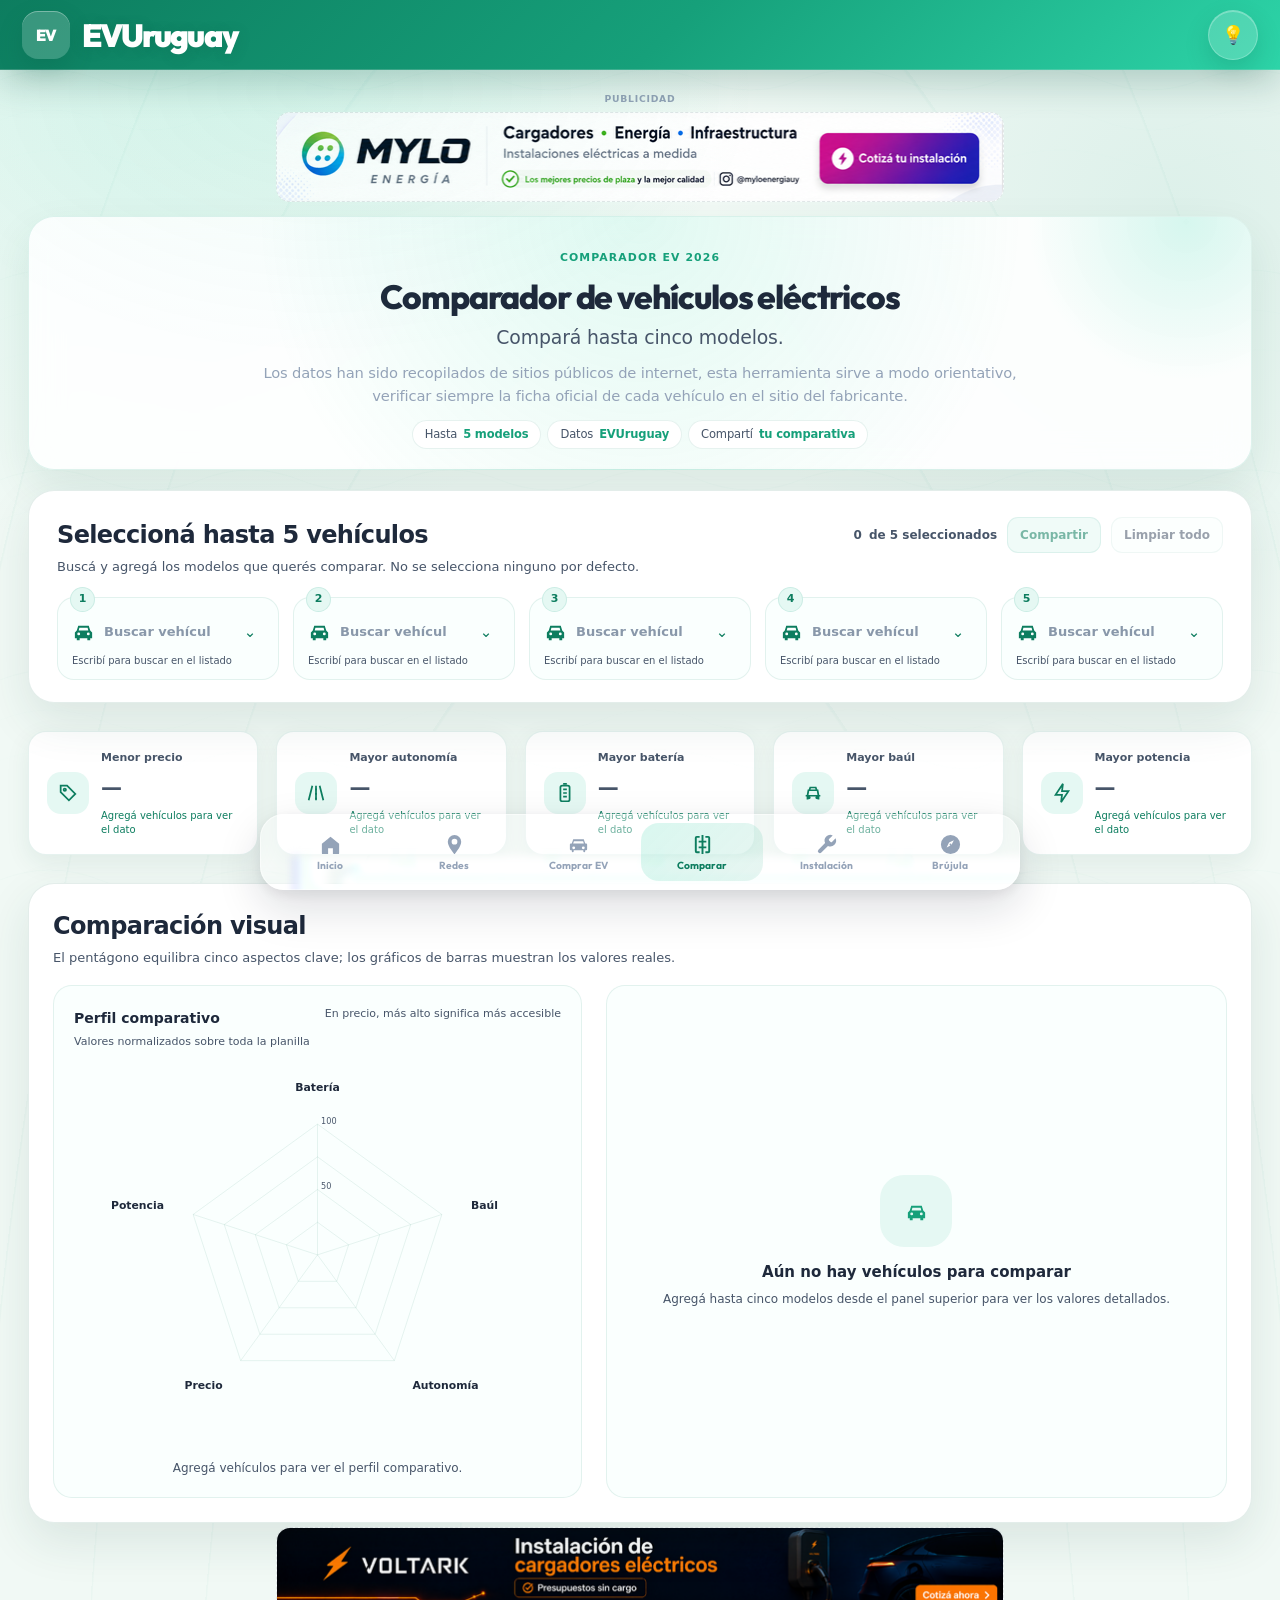
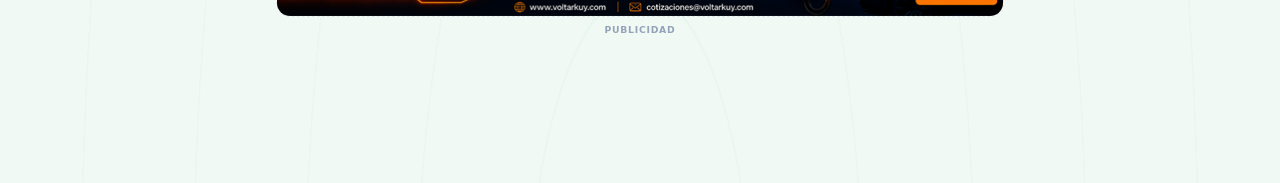
<file: comparador/index.html>
<!DOCTYPE html>
<html lang="es">
<head>
  <meta charset="UTF-8" />
  <meta name="viewport" content="width=device-width, initial-scale=1.0" />
  <meta name="theme-color" content="#109879" />
  <meta name="description" content="Comparador de vehículos eléctricos de EV Uruguay para analizar precio, autonomía, batería, potencia, baúl y equipamiento." />
  <title>Comparador EV | EV Uruguay</title>
  <link rel="stylesheet" href="/evuy-design.css" />
  <script src="/assets/js/theme-sync.js" defer></script>
  <script src="/assets/js/top-app-bar.js" defer></script>
  <script src="/assets/js/bottom-nav.js" defer></script>
  <script src="/assets/glass/displacement-utils.js" defer></script>
  <script src="/assets/js/glass-nav.js" defer></script>
  <style>
    :root {
      --brand: var(--color-accent, #109879);
      --brand-dark: var(--ev-green-deep, #08745d);
      --brand-bright: var(--color-accent-bright, #2bd4ac);
      --brand-soft: #e5f8f3;
      --brand-faint: #f4fbf9;
      --ink: var(--color-text, #1b2a3f);
      --muted: var(--color-text-secondary, #65748a);
      --line: var(--color-border, #dce8e5);
      --surface: var(--bg-surface-raised, rgba(255, 255, 255, .94));
      --surface-solid: var(--bg-surface, #fff);
      --page: var(--bg-page, #f3faf8);
      --danger: #dc5f59;
      --danger-soft: #fff0ef;
      --warning: #e69245;
      --shadow: 0 18px 48px rgba(30, 77, 66, .11);
      --shadow-soft: 0 8px 24px rgba(30, 77, 66, .08);
      --radius-xl: 26px;
      --radius-lg: 20px;
      --radius-md: 14px;
      --space: 20px;
      --dock-h: 78px;
    }

    * { box-sizing: border-box; }
    html { scroll-behavior: smooth; }
    body {
      margin: 0;
      min-height: 100vh;
      color: var(--ink);
      background:
        radial-gradient(circle at 14% 0%, rgba(43, 212, 172, .13), transparent 27%),
        radial-gradient(circle at 92% 12%, rgba(16, 152, 121, .09), transparent 24%),
        repeating-radial-gradient(ellipse at 50% 108%, transparent 0 110px, rgba(16, 152, 121, .03) 111px 112px),
        var(--page);
      font-family: Inter, ui-sans-serif, system-ui, -apple-system, BlinkMacSystemFont, "Segoe UI", sans-serif;
      padding-bottom: calc(var(--dock-h) + 38px);
    }

    html[data-theme="dark"] {
      --brand-soft: #193d34;
      --brand-faint: #132f29;
      --danger-soft: #422522;
      --shadow: 0 20px 50px rgba(0, 0, 0, .4);
      --shadow-soft: 0 8px 24px rgba(0, 0, 0, .3);
    }

    button, input, select { font: inherit; }
    button { cursor: pointer; }
    svg { display: block; }

    .topbar {
      height: 76px;
      position: sticky;
      top: 0;
      z-index: 50;
      color: #fff;
      background: linear-gradient(105deg, #0c856a 0%, #12a482 48%, #2bd1ae 100%);
      box-shadow: 0 10px 28px rgba(12, 118, 93, .18);
    }

    .topbar-inner {
      max-width: 1480px;
      height: 100%;
      margin: 0 auto;
      padding: 0 28px;
      display: flex;
      align-items: center;
      justify-content: space-between;
      gap: 18px;
    }

    .brand {
      display: flex;
      align-items: center;
      gap: 14px;
      font-size: clamp(23px, 2vw, 32px);
      font-weight: 900;
      letter-spacing: -1.1px;
    }

    .brand-mark {
      width: 50px;
      height: 50px;
      border-radius: 16px;
      display: grid;
      place-items: center;
      background: rgba(255, 255, 255, .17);
      border: 1px solid rgba(255, 255, 255, .23);
      box-shadow: inset 0 1px 0 rgba(255, 255, 255, .22);
      font-size: 17px;
      letter-spacing: -.4px;
    }

    .icon-btn {
      width: 46px;
      height: 46px;
      display: grid;
      place-items: center;
      border: 1px solid rgba(255, 255, 255, .35);
      border-radius: 50%;
      color: #fff;
      background: rgba(255, 255, 255, .13);
      transition: transform .18s ease, background .18s ease;
    }
    .icon-btn:hover { transform: translateY(-2px); background: rgba(255, 255, 255, .22); }

    .shell { max-width: 1480px; margin: 0 auto; padding: 26px 28px 0; }

    .panel {
      background: var(--surface);
      border: 1px solid rgba(150, 188, 179, .27);
      border-radius: var(--radius-xl);
      box-shadow: var(--shadow);
      backdrop-filter: blur(16px);
    }

    .hero {
      display: block;
      padding: 30px 32px;
      margin-bottom: var(--space);
      overflow: hidden;
      position: relative;
    }
    .hero::after {
      content: "";
      position: absolute;
      width: 330px;
      height: 330px;
      right: -100px;
      top: -160px;
      border-radius: 50%;
      background: radial-gradient(circle, rgba(43, 212, 172, .18), transparent 68%);
      pointer-events: none;
    }

    .eyebrow {
      display: inline-flex;
      align-items: center;
      gap: 8px;
      padding: 8px 11px;
      border-radius: 999px;
      color: var(--brand-dark);
      background: var(--brand-soft);
      font-size: 12px;
      font-weight: 850;
      letter-spacing: .05em;
      text-transform: uppercase;
    }

    h1 { margin: 13px 0 8px; font-size: clamp(30px, 3.5vw, 48px); line-height: 1.04; letter-spacing: -1.9px; }
    .hero-copy p { max-width: 820px; margin: 0; color: var(--muted); line-height: 1.58; }

    .workspace {
      display: grid;
      grid-template-columns: 340px minmax(0, 1fr);
      gap: var(--space);
      align-items: start;
    }

    .sidebar { padding: 24px; position: sticky; top: 96px; }
    .content { min-width: 0; display: grid; gap: var(--space); }

    .section-head {
      display: flex;
      align-items: flex-start;
      justify-content: space-between;
      gap: 14px;
      margin-bottom: 17px;
    }
    .section-head h2, .section-head h3 { margin: 0; letter-spacing: -.65px; }
    .section-head p { margin: 5px 0 0; color: var(--muted); font-size: 13px; line-height: 1.45; }

    .counter {
      flex: 0 0 auto;
      display: inline-flex;
      align-items: center;
      gap: 5px;
      min-width: 52px;
      justify-content: center;
      padding: 8px 10px;
      border-radius: 999px;
      color: var(--brand-dark);
      background: var(--brand-soft);
      font-size: 13px;
      font-weight: 850;
    }

    .filters { display: grid; gap: 14px; }
    .field-row { display: grid; grid-template-columns: repeat(2, minmax(0, 1fr)); gap: 11px; }
    .field label { display: block; margin: 0 0 6px 3px; color: var(--muted); font-size: 12px; font-weight: 760; }
    .control {
      width: 100%;
      height: 46px;
      padding: 0 13px;
      border: 1px solid var(--line);
      border-radius: 13px;
      outline: none;
      color: var(--ink);
      background: var(--surface-solid);
      transition: border-color .18s ease, box-shadow .18s ease;
    }
    .control:focus { border-color: var(--brand-bright); box-shadow: 0 0 0 4px rgba(43, 212, 172, .12); }

    .vehicle-list {
      max-height: 520px;
      margin-top: 18px;
      overflow: auto;
      padding: 2px 4px 2px 0;
      display: grid;
      gap: 8px;
    }
    .vehicle-list::-webkit-scrollbar { width: 8px; }
    .vehicle-list::-webkit-scrollbar-thumb { background: rgba(16, 152, 121, .22); border-radius: 99px; }

    .vehicle-item {
      min-width: 0;
      display: grid;
      grid-template-columns: 40px minmax(0, 1fr) 34px;
      gap: 10px;
      align-items: center;
      padding: 10px;
      border: 1px solid var(--line);
      border-radius: 15px;
      background: var(--surface-solid);
      transition: transform .18s ease, border-color .18s ease, box-shadow .18s ease;
    }
    .vehicle-item:hover { transform: translateY(-1px); border-color: rgba(16, 152, 121, .38); box-shadow: var(--shadow-soft); }
    .vehicle-item.selected { border-color: var(--brand); background: var(--brand-faint); }
    .car-mark { width: 40px; height: 40px; display: grid; place-items: center; border-radius: 12px; color: var(--brand-dark); background: var(--brand-soft); }
    .vehicle-name { font-size: 13px; font-weight: 820; line-height: 1.25; }
    .vehicle-meta { margin-top: 3px; overflow: hidden; text-overflow: ellipsis; white-space: nowrap; color: var(--muted); font-size: 11px; }
    .add-btn, .remove-btn {
      border: 0;
      display: grid;
      place-items: center;
      transition: background .18s ease, color .18s ease, transform .18s ease;
    }
    .add-btn { width: 34px; height: 34px; border-radius: 10px; color: var(--brand-dark); background: var(--brand-soft); font-size: 20px; }
    .add-btn:hover, .vehicle-item.selected .add-btn { color: #fff; background: var(--brand); }
    .add-btn:hover { transform: scale(1.04); }

    .selected-panel { padding: 22px 24px; }
    .clear-btn, .share-btn {
      min-height: 36px;
      padding: 0 12px;
      border: 1px solid var(--line);
      border-radius: 11px;
      color: var(--muted);
      background: var(--surface-solid);
      font-size: 12px;
      font-weight: 800;
    }
    .clear-btn:hover { color: var(--danger); border-color: rgba(220, 95, 89, .32); background: var(--danger-soft); }
    .share-btn { color: var(--brand-dark); background: var(--brand-soft); border-color: rgba(16, 152, 121, .18); }
    .share-btn:hover { color: #fff; background: var(--brand); border-color: var(--brand); }
    .share-btn:disabled, .clear-btn:disabled { opacity: .55; cursor: not-allowed; }

    .selected-strip {
      display: grid;
      grid-template-columns: repeat(auto-fit, minmax(175px, 1fr));
      gap: 10px;
      min-height: 68px;
      overflow-x: auto;
      padding-bottom: 2px;
    }
    .selected-chip {
      min-width: 175px;
      padding: 12px;
      border: 1px solid var(--line);
      border-radius: 16px;
      background: var(--surface-solid);
      display: grid;
      grid-template-columns: minmax(0, 1fr) 30px;
      gap: 8px;
      align-items: center;
    }
    .selected-chip strong { display: block; overflow: hidden; text-overflow: ellipsis; white-space: nowrap; font-size: 13px; }
    .selected-chip small { display: block; margin-top: 4px; overflow: hidden; text-overflow: ellipsis; white-space: nowrap; color: var(--muted); font-size: 11px; }
    .remove-btn { width: 30px; height: 30px; border-radius: 9px; color: var(--muted); background: var(--brand-faint); font-size: 18px; }
    .remove-btn:hover { color: var(--danger); background: var(--danger-soft); }

    .empty-strip {
      width: 100%;
      min-height: 62px;
      display: flex;
      align-items: center;
      justify-content: center;
      padding: 14px;
      border: 1px dashed var(--line);
      border-radius: 15px;
      color: var(--muted);
      text-align: center;
      font-size: 13px;
    }

    .summary-grid { display: grid; grid-template-columns: repeat(auto-fit, minmax(170px, 1fr)); gap: 12px; }
    .summary-card { min-width: 0; padding: 16px; border: 1px solid var(--line); border-radius: 18px; background: var(--surface); box-shadow: var(--shadow-soft); }
    .summary-card .label { color: var(--muted); font-size: 11px; font-weight: 760; }
    .summary-card .value { margin-top: 7px; overflow: hidden; text-overflow: ellipsis; white-space: nowrap; font-size: 21px; font-weight: 900; letter-spacing: -.8px; }
    .summary-card .winner { margin-top: 5px; overflow: hidden; text-overflow: ellipsis; white-space: nowrap; color: var(--brand-dark); font-size: 10px; }

    .visual-panel { padding: 24px; }
    .visual-grid { display: grid; grid-template-columns: minmax(420px, .92fr) minmax(0, 1.08fr); gap: 16px; align-items: stretch; }
    .chart-card { min-width: 0; padding: 17px; border: 1px solid var(--line); border-radius: 19px; background: var(--surface-solid); }
    .chart-title { display: flex; align-items: flex-start; justify-content: space-between; gap: 10px; margin-bottom: 14px; }
    .chart-title strong { font-size: 14px; }
    .chart-title span { color: var(--muted); font-size: 11px; text-align: right; }

    .radar-wrap { min-height: 390px; display: grid; place-items: center; }
    .radar-svg { width: min(100%, 540px); height: auto; overflow: visible; }
    .radar-grid { fill: none; stroke: var(--line); stroke-width: 1; }
    .radar-axis { stroke: var(--line); stroke-width: 1; }
    .radar-label { fill: var(--ink); font-size: 12px; font-weight: 750; }
    .radar-scale { fill: var(--muted); font-size: 9px; }
    .radar-shape { stroke-width: 2.2; fill-opacity: .10; stroke-linejoin: round; transition: opacity .2s ease; }
    .radar-point { stroke-width: 2; }
    .radar-legend { display: flex; flex-wrap: wrap; justify-content: center; gap: 8px 13px; margin-top: 4px; }
    .legend-item { max-width: 190px; display: inline-flex; align-items: center; gap: 7px; color: var(--muted); font-size: 11px; }
    .legend-item span:last-child { overflow: hidden; text-overflow: ellipsis; white-space: nowrap; }
    .legend-dot { width: 9px; height: 9px; flex: 0 0 auto; border-radius: 50%; }

    .bars-stack { display: grid; gap: 13px; }
    .mini-chart { padding: 14px; border: 1px solid var(--line); border-radius: 16px; background: var(--brand-faint); }
    .mini-chart-head { display: flex; align-items: center; justify-content: space-between; gap: 10px; margin-bottom: 11px; }
    .mini-chart-head strong { font-size: 12px; }
    .mini-chart-head span { color: var(--muted); font-size: 10px; }
    .bars { display: grid; gap: 10px; }
    .bar-row { min-width: 0; }
    .bar-label { display: flex; align-items: baseline; justify-content: space-between; gap: 10px; margin-bottom: 5px; font-size: 10px; }
    .bar-label span:first-child { min-width: 0; overflow: hidden; text-overflow: ellipsis; white-space: nowrap; color: var(--muted); }
    .bar-label b { flex: 0 0 auto; font-size: 10px; }
    .bar-track { height: 8px; overflow: hidden; border-radius: 99px; background: var(--brand-soft); }
    .bar-fill { height: 100%; min-width: 3px; border-radius: inherit; background: linear-gradient(90deg, var(--brand), var(--brand-bright)); transition: width .45s cubic-bezier(.2, .8, .2, 1); }

    .compare-panel { padding: 24px; overflow: hidden; }
    .table-wrap { overflow: auto; border: 1px solid var(--line); border-radius: 18px; background: var(--surface-solid); }
    table { width: 100%; min-width: 880px; border-collapse: separate; border-spacing: 0; font-size: 13px; }
    th, td { padding: 14px 16px; border-right: 1px solid var(--line); border-bottom: 1px solid var(--line); text-align: left; vertical-align: middle; }
    th:last-child, td:last-child { border-right: 0; }
    tbody tr:last-child td { border-bottom: 0; }
    thead th { position: sticky; top: 0; z-index: 3; min-width: 180px; background: var(--brand-faint); }
    thead th:first-child, tbody td:first-child { position: sticky; left: 0; z-index: 4; min-width: 210px; font-weight: 780; background: var(--surface-solid); }
    thead th:first-child { z-index: 5; background: var(--brand-faint); }
    tbody tr:hover td, tbody tr:hover td:first-child { background: var(--brand-faint); }
    .group-row td { padding: 10px 14px; color: var(--brand-dark); background: var(--brand-soft) !important; font-size: 10px; font-weight: 900; letter-spacing: .08em; text-transform: uppercase; }
    .best-cell { color: var(--brand-dark); background: rgba(43, 212, 172, .10) !important; font-weight: 850; }
    .best-cell::after { content: "Mejor"; display: inline-block; margin-left: 7px; padding: 3px 6px; border-radius: 999px; color: #fff; background: var(--brand); font-size: 9px; vertical-align: 1px; }
    .model-head { display: flex; flex-direction: column; gap: 5px; }
    .model-head strong { font-size: 13px; line-height: 1.25; }
    .model-head span { color: var(--muted); font-size: 11px; }

    .boolean-badge {
      width: 25px;
      height: 25px;
      display: inline-grid;
      place-items: center;
      border-radius: 50%;
      font-size: 15px;
      font-weight: 900;
      line-height: 1;
    }
    .boolean-badge.yes { color: #08745d; background: #ddf7ef; border: 1px solid #b9eadc; }
    .boolean-badge.no { color: #c64f49; background: var(--danger-soft); border: 1px solid rgba(220, 95, 89, .25); }
    html[data-theme="dark"] .boolean-badge.yes { color: var(--brand-bright); background: var(--brand-soft); border-color: rgba(43, 212, 172, 0.3); }

    .empty-main {
      min-height: 330px;
      padding: 30px;
      display: grid;
      place-items: center;
      border: 1px dashed var(--line);
      border-radius: 22px;
      background: linear-gradient(160deg, var(--surface-solid), var(--brand-faint));
      text-align: center;
    }
    .empty-main .empty-icon { width: 76px; height: 76px; display: grid; place-items: center; margin: 0 auto 15px; border-radius: 24px; color: var(--brand); background: var(--brand-soft); }
    .empty-main h3 { margin: 0 0 8px; font-size: 22px; }
    .empty-main p { max-width: 490px; margin: 0; color: var(--muted); line-height: 1.55; }

    .dock {
      position: fixed;
      left: 50%;
      bottom: 18px;
      z-index: 60;
      width: min(860px, calc(100vw - 28px));
      min-height: var(--dock-h);
      display: grid;
      grid-template-columns: repeat(5, 1fr);
      align-items: center;
      padding: 9px 12px;
      border: 1px solid rgba(150, 188, 179, .3);
      border-radius: 25px;
      background: rgba(255, 255, 255, .92);
      backdrop-filter: blur(18px);
      box-shadow: 0 18px 48px rgba(31, 74, 65, .18);
      transform: translateX(-50%);
    }
    html[data-theme="dark"] .dock { background: rgba(19, 40, 35, .94); }
    .dock-item { min-height: 57px; border: 0; border-radius: 17px; color: #8796aa; background: transparent; display: flex; flex-direction: column; align-items: center; justify-content: center; gap: 5px; font-size: 11px; font-weight: 800; }
    .dock-item.active { color: var(--brand-dark); background: linear-gradient(135deg, #e0f8f2, #d5f2ec); }
    html[data-theme="dark"] .dock-item.active { color: #64e5c4; background: var(--brand-soft); }
    .dock-item svg { width: 21px; height: 21px; }

    .toast {
      position: fixed;
      right: 22px;
      bottom: 116px;
      z-index: 80;
      max-width: 350px;
      padding: 13px 15px;
      border-radius: 14px;
      color: #fff;
      background: #172b27;
      box-shadow: var(--shadow);
      opacity: 0;
      pointer-events: none;
      transform: translateY(25px);
      transition: .25s ease;
      font-size: 13px;
    }
    .toast.show { opacity: 1; transform: translateY(0); }



    /* Selección superior y separación general */
    .selector-panel {
      padding: 26px 28px 22px;
      margin-bottom: 28px;
      overflow: visible;
    }
    .selector-panel .section-head { margin-bottom: 20px; }
    .selector-actions { display: flex; align-items: center; gap: 10px; }
    .selection-limit {
      display: inline-flex;
      align-items: center;
      gap: 7px;
      color: var(--muted);
      font-size: 12px;
      font-weight: 700;
    }
    .selector-grid {
      display: grid;
      grid-template-columns: repeat(5, minmax(0, 1fr));
      gap: 14px;
      align-items: stretch;
    }
    .selector-slot {
      position: relative;
      min-width: 0;
      min-height: 82px;
      padding: 17px 14px 12px;
      border: 1px solid var(--line);
      border-radius: 17px;
      background: var(--surface-solid);
      transition: border-color .18s ease, box-shadow .18s ease, transform .18s ease;
    }
    .selector-slot:hover {
      transform: translateY(-1px);
      border-color: rgba(16, 152, 121, .38);
      box-shadow: var(--shadow-soft);
    }
    .selector-slot.filled {
      border-color: rgba(16, 152, 121, .48);
      background: linear-gradient(145deg, var(--surface-solid), var(--brand-faint));
    }
    .slot-number {
      position: absolute;
      left: 12px;
      top: -11px;
      width: 25px;
      height: 25px;
      display: grid;
      place-items: center;
      border-radius: 50%;
      color: var(--brand-dark);
      background: var(--brand-soft);
      border: 1px solid rgba(16, 152, 121, .12);
      font-size: 11px;
      font-weight: 900;
    }
    .vehicle-combobox {
      display: grid;
      grid-template-columns: 24px minmax(0, 1fr) 28px;
      align-items: center;
      gap: 8px;
    }
    .vehicle-combobox svg { color: var(--brand-dark); }
    .vehicle-search {
      min-width: 0;
      width: 100%;
      height: 34px;
      padding: 0;
      border: 0;
      outline: 0;
      color: var(--ink);
      background: transparent;
      font-size: 13px;
      font-weight: 760;
    }
    .vehicle-search::placeholder { color: #8998aa; font-weight: 600; }
    .slot-clear {
      width: 28px;
      height: 28px;
      display: grid;
      place-items: center;
      border: 0;
      border-radius: 9px;
      color: var(--muted);
      background: var(--brand-faint);
      font-size: 17px;
      line-height: 1;
    }
    .slot-clear:hover { color: var(--danger); background: var(--danger-soft); }
    .slot-arrow { color: var(--brand-dark); font-size: 15px; text-align: center; }
    .slot-meta {
      margin-top: 5px;
      overflow: hidden;
      text-overflow: ellipsis;
      white-space: nowrap;
      color: var(--muted);
      font-size: 10px;
      line-height: 1.35;
    }
    .load-error {
      grid-column: 1 / -1;
      padding: 18px;
      border: 1px solid rgba(220, 95, 89, .28);
      border-radius: 14px;
      color: var(--danger);
      background: var(--danger-soft);
      font-size: 13px;
      font-weight: 700;
      line-height: 1.5;
    }
    .content { width: 100%; gap: 28px; }
    #comparisonContent {
      display: grid;
      gap: 28px;
      min-width: 0;
    }
    .summary-grid {
      grid-template-columns: repeat(5, minmax(0, 1fr));
      gap: 18px;
    }
    .summary-card {
      min-height: 112px;
      display: grid;
      grid-template-columns: 42px minmax(0, 1fr);
      align-items: center;
      column-gap: 12px;
      padding: 18px;
    }
    .summary-icon {
      width: 42px;
      height: 42px;
      display: grid;
      place-items: center;
      border-radius: 14px;
      color: var(--brand-dark);
      background: var(--brand-soft);
    }
    .summary-icon svg { width: 22px; height: 22px; }
    .summary-copy { min-width: 0; }
    .summary-card .value { margin-top: 6px; }
    .summary-card.empty .value { color: var(--muted); }
    .summary-card.empty .winner { white-space: normal; line-height: 1.35; }
    .visual-panel, .compare-panel { margin: 0; }
    .visual-grid { gap: 24px; }
    .chart-card { padding: 20px; }
    .radar-empty-note {
      margin-top: 4px;
      color: var(--muted);
      text-align: center;
      font-size: 12px;
    }
    .values-empty {
      min-height: 390px;
      display: grid;
      place-items: center;
      padding: 26px;
      text-align: center;
    }
    .values-empty .empty-icon {
      width: 72px;
      height: 72px;
      display: grid;
      place-items: center;
      margin: 0 auto 14px;
      border-radius: 24px;
      color: var(--brand);
      background: var(--brand-soft);
    }
    .values-empty strong { display: block; margin-bottom: 6px; font-size: 15px; }
    .values-empty p { margin: 0; color: var(--muted); font-size: 12px; line-height: 1.5; }



    /* Integración visual EVUruguay */
    .topbar, .dock { display: none !important; }
    .shell { padding-bottom: 32px; }
    body.has-ev-top-app-bar .shell { padding-top: 10px; }

    .comparador-tool-header {
      padding: 22px 18px 20px;
      margin-bottom: var(--space);
      border-radius: var(--radius-xl);
      background:
        radial-gradient(circle at 50% 0%, rgba(45, 212, 168, 0.14), transparent 58%),
        rgba(255, 255, 255, 0.88);
      border: 1px solid rgba(22, 160, 122, 0.13);
      box-shadow: 0 18px 44px rgba(6, 78, 59, 0.09);
    }
    html[data-theme="dark"] .comparador-tool-header {
      background:
        radial-gradient(circle at 50% 0%, rgba(45, 212, 168, 0.12), transparent 58%),
        rgba(5, 5, 5, 0.72);
      border-color: rgba(45, 212, 168, 0.14);
      box-shadow: 0 18px 44px rgba(0, 0, 0, 0.28);
    }
    .comparador-tool-header .ev-heading {
      max-width: 860px;
      font-weight: 800;
      letter-spacing: -0.035em;
    }
    .comparador-tool-header .ev-subtitle {
      max-width: 720px;
      font-size: clamp(0.98rem, 2.4vw, 1.18rem);
      line-height: 1.55;
      color: var(--color-text-secondary, #64746d);
    }
    .comparador-tool-header .ev-tool-description {
      max-width: 760px;
      margin-top: 8px;
      font-size: 0.92rem;
      line-height: 1.6;
      color: var(--color-text-tertiary, #7c8a83);
    }
    .comparador-tool-header .ev-pill-row {
      justify-content: center;
      margin-inline: auto;
    }

    .vehicle-select { display: none; }
    .mobile-compare-wrap { display: none; }
    .desktop-compare-wrap { display: block; }
    .compare-matrix {
      min-width: max(560px, calc(var(--selected-count, 1) * 155px));
      table-layout: fixed;
    }
    .compare-matrix thead th,
    .compare-matrix tbody td,
    .compare-matrix thead th:first-child,
    .compare-matrix tbody td:first-child {
      position: static;
      min-width: 145px;
      text-align: center;
      background: var(--surface-solid);
    }
    .compare-matrix thead th {
      position: sticky;
      top: 0;
      background: var(--brand-faint);
    }
    .compare-matrix .attribute-row td {
      padding: 9px 12px;
      color: var(--brand-dark);
      background: var(--brand-soft) !important;
      font-size: 10px;
      font-weight: 900;
      letter-spacing: .08em;
      text-transform: uppercase;
      text-align: center;
    }
    .compare-matrix .values-row td {
      font-size: 13px;
      font-weight: 650;
      overflow-wrap: anywhere;
    }
    .compare-matrix .best-cell::after {
      content: " ★";
      display: inline;
      margin-left: 3px;
      padding: 0;
      color: var(--brand-dark);
      background: transparent;
      font-size: 10px;
    }
    .compare-matrix .section-row td {
      color: var(--ink);
      background: linear-gradient(135deg, var(--brand-faint), var(--surface-solid)) !important;
      font-size: 11px;
      letter-spacing: .12em;
    }

    @media (max-width: 760px) {
      .vehicle-combobox { grid-template-columns: 24px minmax(0, 1fr) 28px; }
      .vehicle-search { display: none; }
      .vehicle-select {
        display: block;
        min-width: 0;
        width: 100%;
        height: 38px;
        border: 0;
        outline: 0;
        color: var(--ink);
        background: transparent;
        font-size: 13px;
        font-weight: 760;
        appearance: none;
      }
      .compare-panel { padding: 14px; }
      .desktop-compare-wrap { display: none; }
      .mobile-compare-wrap { display: block; }
      .compare-matrix { min-width: max(420px, calc(var(--selected-count, 1) * 120px)); }
      .compare-matrix thead th,
      .compare-matrix tbody td,
      .compare-matrix thead th:first-child,
      .compare-matrix tbody td:first-child {
        min-width: 118px;
        padding: 11px 9px;
        font-size: 12px;
      }
      .compare-matrix .attribute-row td {
        padding: 8px 10px;
        font-size: 9px;
      }
    }

    @media (max-width: 1180px) {
      .selector-grid { grid-template-columns: repeat(3, minmax(0, 1fr)); row-gap: 20px; }
      .summary-grid { grid-template-columns: repeat(3, minmax(0, 1fr)); }
    }

    @media (max-width: 760px) {
      .selector-panel { padding: 22px 18px 18px; }
      .selector-panel .section-head { flex-direction: column; }
      .selector-actions { width: 100%; justify-content: space-between; }
      .selector-grid { grid-template-columns: 1fr 1fr; }
      .summary-grid { grid-template-columns: 1fr 1fr; gap: 12px; }
      .summary-card { min-height: 102px; padding: 15px; }
    }

    @media (max-width: 480px) {
      .selector-grid { grid-template-columns: 1fr; }
      .summary-grid { grid-template-columns: 1fr; }
      .summary-card { min-height: 92px; }
    }

    @media (max-width: 1180px) {
      .workspace { grid-template-columns: 320px minmax(0, 1fr); }
      .summary-grid { grid-template-columns: repeat(3, minmax(0, 1fr)); }
      .visual-grid { grid-template-columns: 1fr; }
      .radar-wrap { min-height: 360px; }
    }

    @media (max-width: 860px) {
      body { padding-bottom: 98px; }
      .topbar { height: 68px; }
      .topbar-inner { padding: 0 15px; }
      .brand-mark { width: 44px; height: 44px; border-radius: 14px; }
      .shell { padding: 16px 13px 0; }
      .hero { padding: 23px 20px; }
      .workspace { grid-template-columns: 1fr; }
      .sidebar { position: static; }
      .vehicle-list { max-height: 360px; }
      .selected-strip { grid-template-columns: repeat(5, 190px); }
      .summary-grid { grid-template-columns: repeat(2, minmax(0, 1fr)); }
      .dock { min-height: 70px; padding: 7px; bottom: 10px; border-radius: 22px; }
      .dock-item { min-height: 54px; }
      .dock-item span { display: none; }
      .dock-item svg { width: 23px; height: 23px; }
    }

    @media (max-width: 560px) {
      .brand { font-size: 22px; gap: 10px; }
      .field-row { grid-template-columns: 1fr; }
      .summary-grid { grid-template-columns: 1fr 1fr; gap: 8px; }
      .summary-card { padding: 13px; }
      .summary-card .value { font-size: 18px; }
      .sidebar, .selected-panel, .visual-panel, .compare-panel { padding: 14px; border-radius: 22px; }
      .visual-grid { display: block; }
      .chart-card + .chart-card { margin-top: 12px; }
      .radar-wrap { min-height: 310px; }
      .radar-label { font-size: 10px; }
      h1 { letter-spacing: -1.3px; }
    }
  </style>
</head>
<body class="comparador-page">
  <div class="ad-banner-wrap ad-top">
    <span class="ad-label">Publicidad</span>
    <div class="ad-slot">
      <a href="#" data-ad-whatsapp="top" title="Anunciate en EVUruguay">
        <img src="/img/publicidad.png" alt="Anunciate en EVUruguay" loading="eager" />
      </a>
    </div>
  </div>

  <header class="topbar">
    <div class="topbar-inner">
      <div class="brand" aria-label="EV Uruguay">
        <span class="brand-mark">EV</span>
        <span>EVUruguay</span>
      </div>
      <button class="icon-btn" id="themeToggle" type="button" aria-label="Cambiar tema" title="Cambiar tema">
        <svg viewBox="0 0 24 24" width="22" height="22" fill="none" stroke="currentColor" stroke-width="2"><path d="M12 3a6 6 0 0 0 9 7.5A9 9 0 1 1 12 3Z"/></svg>
      </button>
    </div>
  </header>

  <main class="shell">
    <header class="panel hero app-header ev-page-header ev-tool-header comparador-tool-header">
      <a href="/" class="ev-brand ev-brand-centered" aria-label="Ir al inicio de EVUruguay">
        <div class="ev-brand-logo">EV</div>
        <div class="ev-brand-text">EV<span>Uruguay</span></div>
      </a>
      <p class="ev-overline">Comparador EV 2026</p>
      <h1 class="ev-heading ev-heading-xl">Comparador de vehículos eléctricos</h1>
      <p class="ev-subtitle">Compará hasta cinco modelos.</p>
      <p class="ev-tool-description">Los datos han sido recopilados de sitios públicos de internet, esta herramienta sirve a modo orientativo, verificar siempre la ficha oficial de cada vehículo en el sitio del fabricante.</p>
      <div class="ev-chip-row ev-pill-row" aria-label="Características del comparador">
        <div class="ev-pill">Hasta <strong>5 modelos</strong></div>
        <div class="ev-pill">Datos <strong>EVUruguay</strong></div>
        <div class="ev-pill">Compartí <strong>tu comparativa</strong></div>
      </div>
    </header>


    <section class="panel selector-panel">
      <div class="section-head">
        <div>
          <h2>Seleccioná hasta 5 vehículos</h2>
          <p>Buscá y agregá los modelos que querés comparar. No se selecciona ninguno por defecto.</p>
        </div>
        <div class="selector-actions">
          <span class="selection-limit"><span id="selectedCount">0</span> de 5 seleccionados</span>
          <button id="shareBtn" class="share-btn" type="button" disabled>Compartir</button>
          <button id="clearBtn" class="clear-btn" type="button">Limpiar todo</button>
        </div>
      </div>

      <datalist id="vehicleOptions"></datalist>
      <div class="selector-grid" id="selectorGrid" aria-live="polite"></div>
    </section>

    <div class="content">
      <div id="comparisonContent"></div>
    </div>

    <div class="ad-banner-wrap ad-bottom">
      <div class="ad-slot">
        <a href="#" data-ad-whatsapp="bottom" aria-label="Anunciate en EVUruguay">
          <img src="/img/publicidad2.png" alt="Anunciate en EVUruguay" loading="lazy" />
        </a>
      </div>
      <span class="ad-label">Publicidad</span>
    </div>
  </main>

  <nav class="dock" aria-label="Navegación principal">
    <button class="dock-item" type="button" aria-label="Inicio"><svg viewBox="0 0 24 24" fill="currentColor"><path d="M3 11.5 12 4l9 7.5V21h-6v-6H9v6H3z"/></svg><span>Inicio</span></button>
    <button class="dock-item" type="button" aria-label="Redes"><svg viewBox="0 0 24 24" fill="currentColor"><path d="M12 2a7 7 0 0 0-7 7c0 5.1 7 13 7 13s7-7.9 7-13a7 7 0 0 0-7-7Zm0 9.5A2.5 2.5 0 1 1 12 6a2.5 2.5 0 0 1 0 5.5Z"/></svg><span>Redes</span></button>
    <button class="dock-item active" type="button" aria-current="page" aria-label="Comparar EV"><svg viewBox="0 0 24 24" fill="currentColor"><path d="M5 11 6.5 6h11L19 11l2 2v6h-2v2h-3v-2H8v2H5v-2H3v-6l2-2Zm2.7-3L7 11h10l-.7-3H7.7ZM7 16a1.5 1.5 0 1 0 0-3 1.5 1.5 0 0 0 0 3Zm10 0a1.5 1.5 0 1 0 0-3 1.5 1.5 0 0 0 0 3Z"/></svg><span>Comparar EV</span></button>
    <button class="dock-item" type="button" aria-label="Instalación"><svg viewBox="0 0 24 24" fill="currentColor"><path d="m14.7 6.3 3-3a5 5 0 0 1-6.4 6.4l-7.8 7.8a2.1 2.1 0 0 0 3 3l7.8-7.8a5 5 0 0 1 6.4-6.4l-3 3-3-3Z"/></svg><span>Instalación</span></button>
    <button class="dock-item" type="button" aria-label="Brújula"><svg viewBox="0 0 24 24" fill="currentColor"><path d="M12 2a10 10 0 1 0 0 20 10 10 0 0 0 0-20Zm3.6 5.4-2.2 6-6 2.2 2.2-6 6-2.2ZM12 10.8a1.2 1.2 0 1 0 0 2.4 1.2 1.2 0 0 0 0-2.4Z"/></svg><span>Brújula</span></button>
  </nav>

  <div class="toast" id="toast"></div>

  <script>
    const CSV_FILE = 'vehiculos2026.csv';
    const MAX_SELECTED = 5;
    const SHARE_PARAM = 'modelo';
    const RADAR_COLORS = ['#109879', '#3977c7', '#e08b3e', '#9a65c7', '#d55467'];

    const state = { vehicles: [], attributes: [], selected: [], loaded: false, metricBounds: {} };
    const $ = (id) => document.getElementById(id);
    const norm = (s) => String(s ?? '').trim().toLowerCase().normalize('NFD').replace(/[\u0300-\u036f]/g, '');
    const asNumber = (value) => {
      if (typeof value === 'number' && Number.isFinite(value)) return value;
      const match = String(value ?? '').replace(',', '.').match(/-?\d+(?:\.\d+)?/);
      return match ? Number(match[0]) : null;
    };
    const money = (n) => Number.isFinite(n) ? `USD ${Math.round(n).toLocaleString('es-UY')}` : '—';
    const valueOrDash = (v) => (v === null || v === undefined || String(v).trim() === '') ? '—' : String(v);
    const escapeHtml = (s) => String(s ?? '').replace(/[&<>'"]/g, c => ({ '&':'&amp;', '<':'&lt;', '>':'&gt;', "'":'&#39;', '"':'&quot;' }[c]));

    function sharedVehicleNamesFromUrl() {
      const params = new URLSearchParams(window.location.search || '');
      const repeated = params.getAll(SHARE_PARAM).map(v => String(v || '').trim()).filter(Boolean);
      if (repeated.length) return repeated.slice(0, MAX_SELECTED);

      // Compatibilidad por si en el futuro se comparte una lista compacta.
      const compact = String(params.get('modelos') || '').trim();
      return compact ? compact.split('|').map(v => v.trim()).filter(Boolean).slice(0, MAX_SELECTED) : [];
    }

    function shareUrlForSelection() {
      const url = new URL(window.location.href);
      url.searchParams.delete(SHARE_PARAM);
      url.searchParams.delete('modelos');
      // Los nombres de los modelos cambian con frecuencia en la planilla (mayúsculas,
      // espacios y versiones). Compartir el identificador de la columna evita que esos
      // cambios de texto dejen una comparación sin vehículos al abrir el enlace.
      state.selected.forEach(vehicle => url.searchParams.append(SHARE_PARAM, vehicle.id));
      return url;
    }

    function vehicleFromSharedValue(value, vehicles) {
      const normalized = norm(value);
      // Los enlaces nuevos usan el identificador estable de la columna. Se mantiene la
      // búsqueda por nombre para que los enlaces que ya se compartieron sigan funcionando.
      return vehicles.find(vehicle => vehicle.id === value) ||
        vehicles.find(vehicle => norm(vehicle.name) === normalized);
    }

    function syncShareUrl() {
      if (!state.loaded || !window.history?.replaceState) return;
      const url = shareUrlForSelection();
      window.history.replaceState(null, '', `${url.pathname}${url.search}${url.hash}`);
    }

    function findAttr(obj, names) {
      const keys = Object.keys(obj.data);
      for (const name of names) {
        const target = norm(name);
        const exact = keys.find(k => norm(k) === target);
        if (exact) return obj.data[exact];
        const partial = keys.find(k => norm(k).includes(target));
        if (partial) return obj.data[partial];
      }
      return null;
    }

    const METRIC_ALIASES = {
      price: ['Precio USD', 'Precio'],
      range: ['Autonomía WLTP', 'Autonomía Ciclo WLTP', 'Autonomía'],
      battery: ['Capacidad de Batería', 'Batería en KW', 'Capacidad batería', 'Batería'],
      power: ['Potencia', 'Potencia máxima'],
      trunk: ['Capacidad del Baúl', 'Baúl en litros', 'Baul en litros', 'Capacidad de Baúl', 'Baúl'],
      score: ['PUNTUACION', 'Puntuación']
    };

    function derived(v) {
      const price = asNumber(findAttr(v, METRIC_ALIASES.price));
      const range = asNumber(findAttr(v, METRIC_ALIASES.range));
      const battery = asNumber(findAttr(v, METRIC_ALIASES.battery));
      const power = asNumber(findAttr(v, METRIC_ALIASES.power));
      const trunk = asNumber(findAttr(v, METRIC_ALIASES.trunk));
      const score = asNumber(findAttr(v, METRIC_ALIASES.score));
      const efficiency = range && battery ? range / battery : null;
      return { price, range, battery, power, trunk, score, efficiency };
    }

    function carSvg() {
      return `<svg viewBox="0 0 24 24" width="23" height="23" fill="currentColor"><path d="M5 11 6.5 6h11L19 11l2 2v6h-2v2h-3v-2H8v2H5v-2H3v-6l2-2Zm2.7-3L7 11h10l-.7-3H7.7ZM7 16a1.5 1.5 0 1 0 0-3 1.5 1.5 0 0 0 0 3Zm10 0a1.5 1.5 0 1 0 0-3 1.5 1.5 0 0 0 0 3Z"/></svg>`;
    }

    function detectCsvDelimiter(text) {
      const firstLine = String(text || '').replace(/^\uFEFF/, '').split(/\r?\n/, 1)[0] || '';
      let commas = 0, semicolons = 0, quoted = false;
      for (let i = 0; i < firstLine.length; i++) {
        const ch = firstLine[i];
        if (ch === '"') {
          if (quoted && firstLine[i + 1] === '"') i++;
          else quoted = !quoted;
        } else if (!quoted && ch === ',') commas++;
        else if (!quoted && ch === ';') semicolons++;
      }
      return semicolons > commas ? ';' : ',';
    }

    function readCsvRows(text) {
      text = String(text || '').replace(/^\uFEFF/, '');
      const delimiter = detectCsvDelimiter(text);
      const rows = [];
      let row = [];
      let field = '';
      let quoted = false;

      for (let i = 0; i < text.length; i++) {
        const ch = text[i];

        if (quoted) {
          if (ch === '"') {
            if (text[i + 1] === '"') {
              field += '"';
              i++;
            } else {
              quoted = false;
            }
          } else {
            field += ch;
          }
          continue;
        }

        if (ch === '"') {
          quoted = true;
        } else if (ch === delimiter) {
          row.push(field);
          field = '';
        } else if (ch === '\n') {
          row.push(field.replace(/\r$/, ''));
          rows.push(row);
          row = [];
          field = '';
        } else {
          field += ch;
        }
      }

      if (field.length || row.length) {
        row.push(field.replace(/\r$/, ''));
        rows.push(row);
      }

      while (rows.length && rows[rows.length - 1].every(value => !String(value).trim())) rows.pop();
      return rows;
    }

    function applyRows(rows) {
      if (!rows?.length || !rows[0] || rows[0].length < 2) throw new Error('La planilla no tiene el formato esperado');

      const attributes = [];
      for (let r = 1; r < rows.length; r++) {
        const label = rows[r]?.[0];
        if (label !== null && label !== undefined && String(label).trim()) attributes.push(String(label).trim());
      }

      const vehicles = [];
      for (let c = 1; c < rows[0].length; c++) {
        const name = rows[0][c];
        if (!name) continue;
        const data = {};
        for (let r = 1; r < rows.length; r++) {
          const label = rows[r]?.[0];
          if (label === null || label === undefined || !String(label).trim()) continue;
          data[String(label).trim()] = rows[r]?.[c] ?? null;
        }
        const vehicle = { id: `v-${c}`, name: String(name).trim(), data };
        vehicle.metrics = derived(vehicle);
        vehicle.segment = valueOrDash(findAttr(vehicle, ['Segmento']));
        vehicles.push(vehicle);
      }

      state.vehicles = vehicles;
      state.attributes = attributes;
      state.loaded = true;
      state.metricBounds = calculateMetricBounds(vehicles);

      const previousNames = state.selected.map(v => v.name);
      const sharedNames = sharedVehicleNamesFromUrl();
      const namesToRestore = previousNames.length ? previousNames : sharedNames;
      state.selected = namesToRestore
        .map(name => vehicleFromSharedValue(name, vehicles))
        .filter(Boolean)
        .slice(0, MAX_SELECTED);

      renderAll();
    }

    function calculateMetricBounds(vehicles) {
      const result = {};
      for (const metric of ['battery', 'trunk', 'range', 'price', 'power']) {
        const values = vehicles.map(v => v.metrics[metric]).filter(Number.isFinite).sort((a, b) => a - b);
        if (!values.length) { result[metric] = { min: 0, max: 1 }; continue; }
        const lowIndex = Math.floor((values.length - 1) * .03);
        const highIndex = Math.ceil((values.length - 1) * .97);
        result[metric] = { min: values[lowIndex], max: values[highIndex] };
      }
      return result;
    }

    async function loadDefaultFile() {
      try {
        const response = await fetch(CSV_FILE, { cache: 'default' });
        if (!response.ok) throw new Error('No se pudieron obtener los datos');
        const text = await response.text();

        // Entrega un frame al navegador antes de procesar para mantener la interfaz fluida.
        await new Promise(resolve => requestAnimationFrame(resolve));

        const rows = readCsvRows(text);
        applyRows(rows);
      } catch (error) {
        console.error('Error al iniciar el comparador:', error);
        $('selectorGrid').innerHTML = '<div class="load-error">No se pudieron cargar los modelos. Verificá que todos los archivos del sitio estén publicados en la misma carpeta.</div>';
        $('clearBtn').disabled = true;
      }
    }

    function populateFilters() {
      const current = $('segmentFilter').value;
      const segments = [...new Set(state.vehicles.map(v => v.segment).filter(s => s && s !== '—'))].sort((a, b) => a.localeCompare(b, 'es'));
      $('segmentFilter').innerHTML = '<option value="">Todos</option>' + segments.map(s => `<option>${escapeHtml(s)}</option>`).join('');
      if (segments.includes(current)) $('segmentFilter').value = current;
    }

    function filteredVehicles() {
      const q = norm($('searchInput').value);
      const segment = $('segmentFilter').value;
      const maxPriceRaw = $('maxPriceFilter').value.trim();
      const minRangeRaw = $('minRangeFilter').value.trim();
      const maxPrice = Number(maxPriceRaw);
      const minRange = Number(minRangeRaw);
      const sort = $('sortSelect').value;

      const list = state.vehicles.filter(v => {
        const m = v.metrics;
        return (!q || norm(v.name).includes(q)) &&
          (!segment || v.segment === segment) &&
          (!maxPriceRaw || (m.price !== null && m.price <= maxPrice)) &&
          (!minRangeRaw || (m.range !== null && m.range >= minRange));
      });

      const nullLast = (val, fallback) => val === null ? fallback : val;
      list.sort((a, b) => {
        if (sort === 'priceAsc') return nullLast(a.metrics.price, Infinity) - nullLast(b.metrics.price, Infinity);
        if (sort === 'rangeDesc') return nullLast(b.metrics.range, -Infinity) - nullLast(a.metrics.range, -Infinity);
        if (sort === 'batteryDesc') return nullLast(b.metrics.battery, -Infinity) - nullLast(a.metrics.battery, -Infinity);
        if (sort === 'scoreDesc') return nullLast(b.metrics.score, -Infinity) - nullLast(a.metrics.score, -Infinity);
        return a.name.localeCompare(b.name, 'es');
      });
      return list;
    }


    function renderSelectors() {
      if (!state.loaded) {
        $('shareBtn').disabled = true;
        $('clearBtn').disabled = true;
        $('selectorGrid').innerHTML = Array.from({ length: MAX_SELECTED }, (_, i) => `
          <div class="selector-slot">
            <span class="slot-number">${i + 1}</span>
            <div class="vehicle-combobox">
              <span>${carSvg()}</span>
              <input class="vehicle-search" type="text" placeholder="Preparando comparador…" disabled />
              <span class="slot-arrow">⌄</span>
            </div>
          </div>`).join('');
        return;
      }

      $('selectedCount').textContent = state.selected.length;
      $('clearBtn').disabled = state.selected.length === 0;
      $('shareBtn').disabled = state.selected.length === 0;
      $('vehicleOptions').innerHTML = state.vehicles
        .slice()
        .sort((a, b) => a.name.localeCompare(b.name, 'es'))
        .map(v => `<option value="${escapeHtml(v.name)}"></option>`)
        .join('');

      $('selectorGrid').innerHTML = Array.from({ length: MAX_SELECTED }, (_, i) => {
        const vehicle = state.selected[i] || null;
        const meta = vehicle
          ? [vehicle.segment !== '—' ? vehicle.segment : null, Number.isFinite(vehicle.metrics.range) ? `${vehicle.metrics.range} km WLTP` : null, Number.isFinite(vehicle.metrics.price) ? money(vehicle.metrics.price) : null].filter(Boolean).join(' · ')
          : 'Escribí para buscar en el listado';
        return `<div class="selector-slot ${vehicle ? 'filled' : ''}">
          <span class="slot-number">${i + 1}</span>
          <div class="vehicle-combobox">
            <span aria-hidden="true">${carSvg()}</span>
            <input
              class="vehicle-search"
              type="text"
              list="vehicleOptions"
              value="${vehicle ? escapeHtml(vehicle.name) : ''}"
              placeholder="Buscar vehículo"
              aria-label="Seleccionar vehículo ${i + 1}"
              autocomplete="off"
              onfocus="this.select()"
              onchange="chooseVehicleSlot(${i}, this.value)"
            />
            <select
              class="vehicle-select"
              aria-label="Seleccionar vehículo ${i + 1}"
              onchange="chooseVehicleSlot(${i}, this.value)"
            >
              <option value="">Seleccionar vehículo</option>
              ${state.vehicles.slice().sort((a, b) => a.name.localeCompare(b.name, 'es')).map(optionVehicle => `<option value="${escapeHtml(optionVehicle.name)}" ${vehicle && optionVehicle.id === vehicle.id ? 'selected' : ''}>${escapeHtml(optionVehicle.name)}</option>`).join('')}
            </select>
            ${vehicle
              ? `<button class="slot-clear" type="button" aria-label="Quitar ${escapeHtml(vehicle.name)}" onclick="removeVehicleSlot(${i})">×</button>`
              : '<span class="slot-arrow" aria-hidden="true">⌄</span>'}
          </div>
          <div class="slot-meta">${escapeHtml(meta)}</div>
        </div>`;
      }).join('');
    }

    function chooseVehicleSlot(index, rawValue) {
      const value = String(rawValue || '').trim();
      if (!value) {
        if (index < state.selected.length) state.selected.splice(index, 1);
        renderAll();
        return;
      }

      const vehicle = state.vehicles.find(v => norm(v.name) === norm(value));
      if (!vehicle) {
        showToast('Elegí un modelo del listado.');
        renderSelectors();
        return;
      }

      const duplicateIndex = state.selected.findIndex(v => v.id === vehicle.id);
      if (duplicateIndex >= 0 && duplicateIndex !== index) {
        showToast('Ese modelo ya está incluido en la comparación.');
        renderSelectors();
        return;
      }

      if (index < state.selected.length) state.selected[index] = vehicle;
      else if (state.selected.length < MAX_SELECTED) state.selected.push(vehicle);
      renderAll();
    }

    function removeVehicleSlot(index) {
      if (index >= 0 && index < state.selected.length) state.selected.splice(index, 1);
      renderAll();
    }
    window.chooseVehicleSlot = chooseVehicleSlot;
    window.removeVehicleSlot = removeVehicleSlot;

    function renderVehicleList() {
      if (!state.loaded) return;
      const list = filteredVehicles();
      const selectedIds = new Set(state.selected.map(v => v.id));
      $('vehicleList').innerHTML = list.length ? list.map(v => {
        const isSelected = selectedIds.has(v.id);
        const m = v.metrics;
        const meta = [v.segment !== '—' ? v.segment : null, m.range ? `${m.range} km` : null, m.price ? money(m.price) : null].filter(Boolean).join(' · ');
        return `<article class="vehicle-item ${isSelected ? 'selected' : ''}">
          <div class="car-mark">${carSvg()}</div>
          <div><div class="vehicle-name">${escapeHtml(v.name)}</div><div class="vehicle-meta">${escapeHtml(meta || 'Sin datos resumidos')}</div></div>
          <button class="add-btn" type="button" aria-label="${isSelected ? 'Quitar' : 'Agregar'} ${escapeHtml(v.name)}" onclick="toggleVehicle('${v.id}')">${isSelected ? '−' : '+'}</button>
        </article>`;
      }).join('') : '<div class="empty-strip">No encontramos modelos con esos filtros.</div>';
    }

    function toggleVehicle(id) {
      const index = state.selected.findIndex(v => v.id === id);
      if (index >= 0) state.selected.splice(index, 1);
      else {
        if (state.selected.length >= MAX_SELECTED) return showToast('Podés comparar hasta 5 vehículos a la vez.');
        const vehicle = state.vehicles.find(v => v.id === id);
        if (vehicle) state.selected.push(vehicle);
      }
      renderAll();
    }
    window.toggleVehicle = toggleVehicle;

    function renderSelectedStrip() {
      $('selectedCount').textContent = state.selected.length;
      if (!state.selected.length) {
        $('selectedStrip').innerHTML = '<div class="empty-strip">Todavía no seleccionaste modelos.</div>';
        return;
      }
      $('selectedStrip').innerHTML = state.selected.map(v => `<div class="selected-chip">
        <div><strong>${escapeHtml(v.name)}</strong><small>${escapeHtml(v.segment)} · ${v.metrics.range ? `${v.metrics.range} km WLTP` : 'Autonomía s/d'}</small></div>
        <button class="remove-btn" type="button" aria-label="Quitar ${escapeHtml(v.name)}" onclick="toggleVehicle('${v.id}')">×</button>
      </div>`).join('');
    }

    function metricWinner(metric, direction = 'max') {
      const candidates = state.selected.filter(v => Number.isFinite(v.metrics[metric]));
      if (!candidates.length) return null;
      return candidates.reduce((best, v) => !best || (direction === 'min' ? v.metrics[metric] < best.metrics[metric] : v.metrics[metric] > best.metrics[metric]) ? v : best, null);
    }

    function metricIcon(metric) {
      const icons = {
        price: '<svg viewBox="0 0 24 24" fill="none" stroke="currentColor" stroke-width="1.9"><path d="M20 13 13 20l-9-9V4h7l9 9Z"/><circle cx="8.5" cy="8.5" r="1.3"/></svg>',
        range: '<svg viewBox="0 0 24 24" fill="none" stroke="currentColor" stroke-width="1.9"><path d="M4 20 8 4M20 20 16 4M12 20V4"/><path d="M11 8h2M11 13h2M11 18h2"/></svg>',
        battery: '<svg viewBox="0 0 24 24" fill="none" stroke="currentColor" stroke-width="1.9"><rect x="7" y="4" width="10" height="17" rx="2"/><path d="M10 2h4M10 8h4M10 12h4M10 16h4"/></svg>',
        trunk: '<svg viewBox="0 0 24 24" fill="none" stroke="currentColor" stroke-width="1.9"><path d="M4 15h16M6 15l1-6h10l1 6M8 9l1-3h6l1 3M6 19v-4M18 19v-4"/><circle cx="7.5" cy="17" r="1"/><circle cx="16.5" cy="17" r="1"/></svg>',
        power: '<svg viewBox="0 0 24 24" fill="none" stroke="currentColor" stroke-width="1.9"><path d="m13 2-8 12h7l-1 8 8-12h-7l1-8Z"/></svg>'
      };
      return icons[metric] || carSvg();
    }

    function summaryCard(label, metric, format, direction = 'max') {
      const winner = metricWinner(metric, direction);
      return `<div class="summary-card ${winner ? '' : 'empty'}">
        <div class="summary-icon">${metricIcon(metric)}</div>
        <div class="summary-copy">
          <div class="label">${label}</div>
          <div class="value">${winner ? format(winner.metrics[metric]) : '—'}</div>
          <div class="winner">${winner ? escapeHtml(winner.name) : 'Agregá vehículos para ver el dato'}</div>
        </div>
      </div>`;
    }

    function miniChart(title, unit, metric, formatter, direction = 'max') {
      const values = state.selected.map(v => ({ v, n: v.metrics[metric] })).filter(x => Number.isFinite(x.n));
      const max = Math.max(...values.map(x => x.n), 1);
      const best = values.length ? values.reduce((a, b) => direction === 'min' ? (b.n < a.n ? b : a) : (b.n > a.n ? b : a)) : null;
      return `<div class="mini-chart"><div class="mini-chart-head"><strong>${title}</strong><span>${unit}</span></div><div class="bars">${values.length ? values.map(({ v, n }) => `<div class="bar-row"><div class="bar-label"><span>${escapeHtml(v.name)}</span><b>${formatter(n)}${best && best.v.id === v.id ? ' ★' : ''}</b></div><div class="bar-track"><div class="bar-fill" style="width:${Math.max(3, (n / max) * 100)}%"></div></div></div>`).join('') : '<div class="empty-strip">Sin datos</div>'}</div></div>`;
    }

    function radarScore(vehicle, metric) {
      const value = vehicle.metrics[metric];
      if (!Number.isFinite(value)) return 0;
      const bounds = state.metricBounds[metric] || { min: 0, max: 1 };
      if (bounds.max === bounds.min) return 50;
      let score = ((value - bounds.min) / (bounds.max - bounds.min)) * 100;
      score = Math.max(0, Math.min(100, score));
      return metric === 'price' ? 100 - score : score;
    }

    function polarPoint(cx, cy, radius, index, count = 5) {
      const angle = -Math.PI / 2 + (Math.PI * 2 * index) / count;
      return { x: cx + Math.cos(angle) * radius, y: cy + Math.sin(angle) * radius };
    }

    function pointsString(points) { return points.map(p => `${p.x.toFixed(1)},${p.y.toFixed(1)}`).join(' '); }

    function renderRadar() {
      const metrics = [
        { key: 'battery', label: 'Batería' },
        { key: 'trunk', label: 'Baúl' },
        { key: 'range', label: 'Autonomía' },
        { key: 'price', label: 'Precio' },
        { key: 'power', label: 'Potencia' }
      ];
      const cx = 270, cy = 205, radius = 145;
      const rings = [25, 50, 75, 100].map(level => {
        const pts = metrics.map((_, i) => polarPoint(cx, cy, radius * level / 100, i));
        return `<polygon class="radar-grid" points="${pointsString(pts)}"/>`;
      }).join('');
      const axes = metrics.map((_, i) => {
        const p = polarPoint(cx, cy, radius, i);
        return `<line class="radar-axis" x1="${cx}" y1="${cy}" x2="${p.x}" y2="${p.y}"/>`;
      }).join('');
      const labels = metrics.map((metric, i) => {
        const p = polarPoint(cx, cy, radius + 34, i);
        const anchor = p.x < cx - 8 ? 'end' : p.x > cx + 8 ? 'start' : 'middle';
        const yAdjust = i === 0 ? -3 : 4;
        return `<text class="radar-label" x="${p.x}" y="${p.y + yAdjust}" text-anchor="${anchor}">${metric.label}</text>`;
      }).join('');
      const shapes = state.selected.map((vehicle, vi) => {
        const color = RADAR_COLORS[vi % RADAR_COLORS.length];
        const pts = metrics.map((metric, i) => polarPoint(cx, cy, radius * radarScore(vehicle, metric.key) / 100, i));
        const points = pts.map(p => `<circle class="radar-point" cx="${p.x}" cy="${p.y}" r="3.5" fill="${color}" stroke="var(--surface-solid)"/>`).join('');
        return `<polygon class="radar-shape" points="${pointsString(pts)}" fill="${color}" stroke="${color}"/>${points}`;
      }).join('');
      const legend = state.selected.map((vehicle, i) => `<div class="legend-item"><span class="legend-dot" style="background:${RADAR_COLORS[i % RADAR_COLORS.length]}"></span><span>${escapeHtml(vehicle.name)}</span></div>`).join('');

      return `<article class="chart-card"><div class="chart-title"><div><strong>Perfil comparativo</strong><div style="margin-top:4px;color:var(--muted);font-size:11px">Valores normalizados sobre toda la planilla</div></div><span>En precio, más alto significa más accesible</span></div><div class="radar-wrap"><svg class="radar-svg" viewBox="0 0 540 420" role="img" aria-label="Gráfico pentagonal comparativo">${rings}${axes}<text class="radar-scale" x="${cx + 4}" y="${cy - radius * .5}">50</text><text class="radar-scale" x="${cx + 4}" y="${cy - radius}">100</text>${shapes}${labels}</svg></div>${state.selected.length ? `<div class="radar-legend">${legend}</div>` : '<div class="radar-empty-note">Agregá vehículos para ver el perfil comparativo.</div>'}</article>`;
    }

    const sectionNames = new Set([
      'MEDIDAS Y PESO',
      'CARACTERÍSTICAS EV',
      'MOTOR Y TRACCIÓN',
      'EQUIPAMIENTO',
      'ADAS Y SEGURIDAD',
      'CRASH TEST',
      // Compatibilidad con versiones anteriores de la planilla.
      'ADAS'
    ].map(norm));

    const rowRules = {};
    function registerRowRule(names, rule) {
      names.forEach(name => { rowRules[norm(name)] = rule; });
    }

    registerRowRule(['Precio USD', 'Precio'], { metric: 'price', direction: 'min' });
    registerRowRule(['Autonomía WLTP', 'Autonomía Ciclo WLTP', 'Autonomía'], { metric: 'range', direction: 'max' });
    registerRowRule(['Capacidad de Batería', 'Batería en KW', 'Capacidad batería'], { metric: 'battery', direction: 'max' });
    registerRowRule(['Potencia', 'Potencia máxima'], { metric: 'power', direction: 'max' });
    registerRowRule(['Capacidad del Baúl', 'Baúl en litros', 'Baul en litros', 'Capacidad de Baúl'], { metric: 'trunk', direction: 'max' });
    registerRowRule(['Airbags'], { direction: 'max', parse: asNumber });
    registerRowRule(['Velocidad de Carga DC', 'Carga DC'], { direction: 'max', parse: asNumber });
    registerRowRule(['Velocidad de Carga AC', 'Carga AC'], { direction: 'max', parse: asNumber });
    registerRowRule(['Aceleración 0 a 100', '0 a 100 km/h'], { direction: 'min', parse: asNumber });
    registerRowRule(['PUNTUACION', 'Puntuación'], { metric: 'score', direction: 'max' });

    function bestIndicesForAttribute(attr) {
      const rule = rowRules[norm(attr)];
      if (!rule) return new Set();
      const vals = state.selected.map((v, i) => {
        const n = rule.metric ? v.metrics[rule.metric] : (rule.parse || asNumber)(v.data[attr]);
        return { i, n };
      }).filter(x => Number.isFinite(x.n));
      if (!vals.length) return new Set();
      const target = rule.direction === 'min' ? Math.min(...vals.map(x => x.n)) : Math.max(...vals.map(x => x.n));
      return new Set(vals.filter(x => x.n === target).map(x => x.i));
    }

    function formatCellValue(value, emptyAsNo = false) {
      if (value === null || value === undefined || String(value).trim() === '') {
        return emptyAsNo ? '<span class="boolean-badge no" title="No" aria-label="No">×</span>' : '—';
      }
      const normalized = norm(value);
      if (['si', 'sí', 'yes', 'true'].includes(normalized)) return '<span class="boolean-badge yes" title="Sí" aria-label="Sí">✓</span>';
      if (['no', 'false'].includes(normalized)) return '<span class="boolean-badge no" title="No" aria-label="No">×</span>';
      return escapeHtml(value);
    }

    function emptyCellsShouldBeNo(sectionName) {
      const section = norm(sectionName);
      return section === norm('EQUIPAMIENTO') || section === norm('ADAS Y SEGURIDAD') || section === norm('ADAS');
    }

    function renderComparison() {
      const summary = `<section class="summary-grid">
        ${summaryCard('Menor precio', 'price', money, 'min')}
        ${summaryCard('Mayor autonomía', 'range', n => `${n} km`)}
        ${summaryCard('Mayor batería', 'battery', n => `${n} kWh`)}
        ${summaryCard('Mayor baúl', 'trunk', n => `${n} L`)}
        ${summaryCard('Mayor potencia', 'power', n => `${n} cv`)}
      </section>`;

      const valuesCard = state.selected.length
        ? `<article class="chart-card"><div class="chart-title"><strong>Valores principales</strong><span>La estrella indica el mejor resultado</span></div><div class="bars-stack">${miniChart('Precio', 'USD', 'price', money, 'min')}${miniChart('Autonomía WLTP', 'km', 'range', n => `${n} km`)}${miniChart('Capacidad de batería', 'kWh', 'battery', n => `${n} kWh`)}</div></article>`
        : `<article class="chart-card values-empty"><div><div class="empty-icon">${carSvg()}</div><strong>Aún no hay vehículos para comparar</strong><p>Agregá hasta cinco modelos desde el panel superior para ver los valores detallados.</p></div></article>`;

      const visuals = `<section class="panel visual-panel"><div class="section-head"><div><h2>Comparación visual</h2><p>El pentágono equilibra cinco aspectos clave; los gráficos de barras muestran los valores reales.</p></div></div><div class="visual-grid">${renderRadar()}${valuesCard}</div></section>`;

      if (!state.selected.length) {
        $('comparisonContent').innerHTML = summary + visuals;
        return;
      }

      const mostEfficient = metricWinner('efficiency', 'max');
      let desktopRowsHtml = '';
      let mobileRowsHtml = '';
      let currentSection = '';

      for (const attr of state.attributes) {
        if (sectionNames.has(norm(attr))) {
          currentSection = attr;
          desktopRowsHtml += `<tr class="group-row"><td colspan="${state.selected.length + 1}">${escapeHtml(attr)}</td></tr>`;
          mobileRowsHtml += `<tr class="attribute-row section-row"><td colspan="${state.selected.length}">${escapeHtml(attr)}</td></tr>`;
          continue;
        }

        const best = bestIndicesForAttribute(attr);
        const emptyAsNo = emptyCellsShouldBeNo(currentSection);
        desktopRowsHtml += `<tr><td>${escapeHtml(attr)}</td>${state.selected.map((v, i) => `<td class="${best.has(i) ? 'best-cell' : ''}">${formatCellValue(v.data[attr], emptyAsNo)}</td>`).join('')}</tr>`;
        mobileRowsHtml += `<tr class="attribute-row"><td colspan="${state.selected.length}">${escapeHtml(attr)}</td></tr>`;
        mobileRowsHtml += `<tr class="values-row">${state.selected.map((v, i) => `<td class="${best.has(i) ? 'best-cell' : ''}">${formatCellValue(v.data[attr], emptyAsNo)}</td>`).join('')}</tr>`;
      }

      desktopRowsHtml += `<tr class="group-row"><td colspan="${state.selected.length + 1}">INDICADORES CALCULADOS</td></tr>`;
      mobileRowsHtml += `<tr class="attribute-row section-row"><td colspan="${state.selected.length}">INDICADORES CALCULADOS</td></tr>`;
      const effBest = mostEfficient ? mostEfficient.metrics.efficiency : null;
      desktopRowsHtml += `<tr><td>Relación autonomía / batería</td>${state.selected.map(v => `<td class="${effBest && v.metrics.efficiency === effBest ? 'best-cell' : ''}">${v.metrics.efficiency ? `${v.metrics.efficiency.toFixed(1)} km/kWh` : '—'}</td>`).join('')}</tr>`;
      mobileRowsHtml += `<tr class="attribute-row"><td colspan="${state.selected.length}">Relación autonomía / batería</td></tr>`;
      mobileRowsHtml += `<tr class="values-row">${state.selected.map(v => `<td class="${effBest && v.metrics.efficiency === effBest ? 'best-cell' : ''}">${v.metrics.efficiency ? `${v.metrics.efficiency.toFixed(1)} km/kWh` : '—'}</td>`).join('')}</tr>`;

      const modelHeaders = state.selected.map(v => `<th><div class="model-head"><strong>${escapeHtml(v.name)}</strong><span>${escapeHtml(v.segment)} · ${v.metrics.price ? money(v.metrics.price) : 'Precio s/d'}</span></div></th>`).join('');
      const table = `<section class="panel compare-panel"><div class="section-head"><div><h2>Ficha comparativa completa</h2><p>En PC se mantiene la tabla tradicional; en móvil se usa una matriz compacta para comparar los valores frente a frente.</p></div></div><div class="table-wrap desktop-compare-wrap"><table><thead><tr><th>Característica</th>${modelHeaders}</tr></thead><tbody>${desktopRowsHtml}</tbody></table></div><div class="table-wrap mobile-compare-wrap"><table class="compare-matrix" style="--selected-count:${state.selected.length}"><thead><tr>${modelHeaders}</tr></thead><tbody>${mobileRowsHtml}</tbody></table></div></section>`;
      $('comparisonContent').innerHTML = summary + visuals + table;
    }

    function renderAll() {
      renderSelectors();
      renderComparison();
      syncShareUrl();
    }

    function showToast(message) {
      const toast = $('toast');
      toast.textContent = message;
      toast.classList.add('show');
      clearTimeout(showToast.timer);
      showToast.timer = setTimeout(() => toast.classList.remove('show'), 2600);
    }

    async function shareComparison() {
      if (!state.selected.length) return showToast('Agregá al menos un modelo para compartir.');
      const url = shareUrlForSelection().toString();
      const title = `Comparativa EVUruguay: ${state.selected.map(v => v.name).join(' vs ')}`;

      if (navigator.share) {
        try {
          await navigator.share({ title, text: 'Mirá esta comparativa de vehículos eléctricos en EVUruguay.', url });
          return;
        } catch (error) {
          if (error?.name === 'AbortError') return;
        }
      }

      try {
        await navigator.clipboard.writeText(url);
        showToast('Link de la comparativa copiado.');
      } catch (error) {
        window.prompt('Copiá el link de la comparativa:', url);
      }
    }


    $('shareBtn').addEventListener('click', shareComparison);
    $('clearBtn').addEventListener('click', () => { state.selected = []; renderAll(); });

    renderSelectors();
    renderComparison();
    loadDefaultFile();
  </script>
  <script src="/assets/js/ad-whatsapp.js" defer></script>
</body>
</html>
</file>
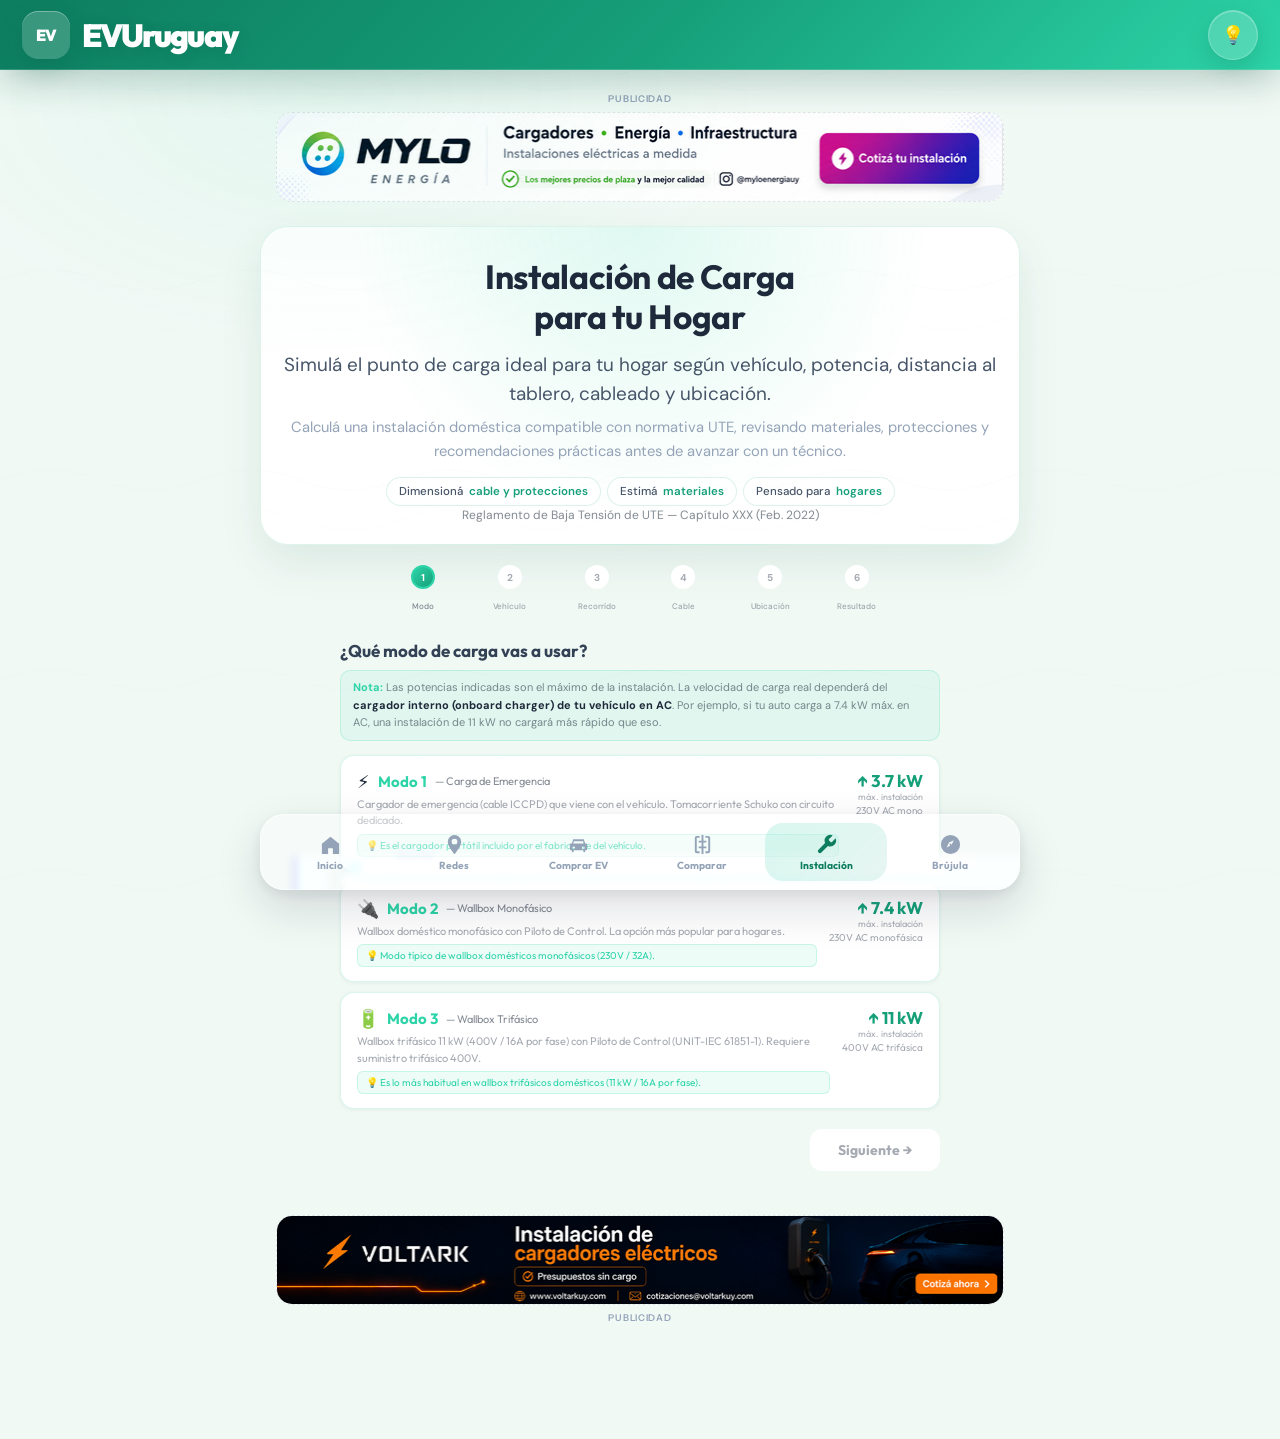
<file: instalacion/index.html>
<!DOCTYPE html>
<html lang="es">
<head>
  <meta charset="UTF-8" />
  <meta name="viewport" content="width=device-width, initial-scale=1, viewport-fit=cover" />
  <title>Simulador de Instalación EV — EVUruguay</title>
  <meta name="theme-color" content="#0f7b5f" />
  <link rel="manifest" href="/manifest.webmanifest" />
  <meta name="apple-mobile-web-app-status-bar-style" content="black-translucent" />
  <script type="module" crossorigin src="/instalacion/assets/index-D7KJObQq.js"></script>
  <link rel="stylesheet" href="/evuy-design.css" />
  <script src="/assets/js/theme-sync.js"></script>
</head>
<body class="instalacion-page">
  <div class="ad-banner-wrap ad-top">
    <span class="ad-label">Publicidad</span>
    <div class="ad-slot">
      <a href="#" data-ad-whatsapp="top" title="Anunciate en EVUruguay">
        <img src="/img/publicidad.png" alt="Anunciate en EVUruguay" loading="eager" />
      </a>
    </div>
  </div>
  <div id="root"></div>
  <div class="ad-banner-wrap ad-bottom">
    <div class="ad-slot">
      <a href="#" data-ad-whatsapp="bottom" title="Anunciate en EVUruguay">
        <img src="/img/publicidad2.png" alt="Anunciate en EVUruguay" loading="lazy" />
      </a>
    </div>
    <span class="ad-label">Publicidad</span>
  </div>
  <script>
    (function () {
      function buildBrandLink() {
        const link = document.createElement('a');
        link.href = '/';
        link.className = 'ev-brand ev-brand-centered';
        link.setAttribute('aria-label', 'Ir al inicio de EVUruguay');
        link.innerHTML = '<div class="ev-brand-logo">EV</div><div class="ev-brand-text">EV<span>Uruguay</span></div>';
        return link;
      }

      function replaceSimulatorBadge() {
        if (document.querySelector('[data-ev-brand-replaced="true"]')) return true;
        const target = Array.from(document.querySelectorAll('span')).find((span) =>
          span.textContent && span.textContent.trim().toLowerCase() === 'simulador ev · uruguay'
        );
        if (!target || !target.parentElement) return false;

        const badge = target.parentElement;
        badge.dataset.evBrandReplaced = 'true';
        badge.replaceChildren(buildBrandLink());
        badge.style.background = 'transparent';
        badge.style.border = '0';
        badge.style.borderRadius = '0';
        badge.style.padding = '0';
        badge.style.marginBottom = '10px';
        badge.style.justifyContent = 'center';
        badge.style.width = 'auto';
        badge.style.display = 'inline-flex';
        return true;
      }

      function enhanceInstallHeader() {
        const root = document.getElementById('root');
        const title = root && root.querySelector('h1');
        if (!title) return false;
        if (title.dataset.evHeaderEnhanced === 'true') return true;

        title.dataset.evHeaderEnhanced = 'true';
        title.classList.add('ev-heading', 'ev-heading-xl', 'instalacion-tool-title');

        const parent = title.parentElement;
        if (!parent) return true;
        parent.classList.add('ev-page-header', 'ev-tool-header', 'instalacion-tool-header');

        const subtitle = document.createElement('p');
        subtitle.className = 'ev-subtitle instalacion-tool-subtitle';
        subtitle.textContent = 'Simulá el punto de carga ideal para tu hogar según vehículo, potencia, distancia al tablero, cableado y ubicación.';

        const description = document.createElement('p');
        description.className = 'ev-tool-description instalacion-tool-description';
        description.textContent = 'Calculá una instalación doméstica compatible con normativa UTE, revisando materiales, protecciones y recomendaciones prácticas antes de avanzar con un técnico.';

        const pills = document.createElement('div');
        pills.className = 'ev-chip-row ev-pill-row instalacion-tool-pills';
        pills.setAttribute('aria-label', 'Características del simulador');
        pills.innerHTML = '<div class="ev-pill">Dimensioná <strong>cable y protecciones</strong></div><div class="ev-pill">Estimá <strong>materiales</strong></div><div class="ev-pill">Pensado para <strong>hogares</strong></div>';

        title.insertAdjacentElement('afterend', subtitle);
        subtitle.insertAdjacentElement('afterend', description);
        description.insertAdjacentElement('afterend', pills);
        return true;
      }

      function enhanceInstallationDiagram() {
        const root = document.getElementById('root');
        const diagram = root && root.querySelector('svg[viewBox="0 0 780 310"]');
        if (!diagram) return false;
        if (diagram.dataset.evDiagramEnhanced === 'true') return true;

        // El SVG original reserva un tercio de su ancho para las referencias.
        // Llevamos esas referencias a una grilla inferior para darle protagonismo
        // al recorrido de la instalación sin perder ninguna información técnica.
        diagram.dataset.evDiagramEnhanced = 'true';
        diagram.classList.add('ev-installation-diagram');
        diagram.setAttribute('viewBox', '0 0 780 760');
        diagram.setAttribute('preserveAspectRatio', 'xMidYMid meet');

        const groups = Array.from(diagram.querySelectorAll(':scope > g'));
        const illustrationGroups = groups.slice(0, 7);
        const referenceGroups = groups.slice(7, 13);
        const groundLine = diagram.querySelector(':scope > line');

        if (groundLine) {
          groundLine.setAttribute('y1', '340');
          groundLine.setAttribute('y2', '340');
        }

        illustrationGroups.forEach((group) => {
          group.setAttribute('transform', 'translate(10 8) scale(1.28)');
        });

        const vehicleGroup = illustrationGroups[5];
        if (vehicleGroup) {
          const body = vehicleGroup.querySelector('rect');
          const x = Number(body && body.getAttribute('x')) || 410;
          const y = Number(body && body.getAttribute('y')) || 188;
          const width = Number(body && body.getAttribute('width')) || 115;
          const height = Number(body && body.getAttribute('height')) || 42;
          const bodyFill = (body && body.getAttribute('fill')) || '#dbece4';
          const outline = (body && body.getAttribute('stroke')) || '#7da393';
          const wheel = vehicleGroup.querySelector('circle');
          const cabinFill = (wheel && wheel.getAttribute('fill')) || '#ffffff';
          const accent = '#2DD4A8';

          // Sustituye el bloque rectangular por una silueta de auto con cabina,
          // cristales, ruedas, luces y puerto de carga reconocibles.
          vehicleGroup.innerHTML = `
            <ellipse cx="${x + width / 2}" cy="${y + height + 13}" rx="${width * 0.47}" ry="5" fill="${outline}" opacity="0.16" />
            <path d="M ${x + 5} ${y + height - 8} L ${x + 12} ${y + 13} Q ${x + 16} ${y + 5} ${x + 27} ${y + 5} L ${x + width * 0.64} ${y + 5} Q ${x + width * 0.73} ${y + 5} ${x + width * 0.81} ${y + 15} L ${x + width - 4} ${y + 22} Q ${x + width} ${y + 25} ${x + width} ${y + 31} L ${x + width - 2} ${y + height - 6} Q ${x + width - 5} ${y + height} ${x + width - 13} ${y + height} L ${x + 13} ${y + height} Q ${x + 5} ${y + height} ${x + 5} ${y + height - 8} Z" fill="${bodyFill}" stroke="${outline}" stroke-width="1.6" stroke-linejoin="round" />
            <path d="M ${x + 24} ${y + 15} Q ${x + 28} ${y + 9} ${x + 36} ${y + 9} L ${x + width * 0.62} ${y + 9} Q ${x + width * 0.7} ${y + 10} ${x + width * 0.76} ${y + 19} L ${x + 22} ${y + 19} Z" fill="${cabinFill}" stroke="${outline}" stroke-width="1" />
            <path d="M ${x + width * 0.47} ${y + 10} L ${x + width * 0.47} ${y + 30} M ${x + width * 0.7} ${y + 20} L ${x + width * 0.7} ${y + height - 2}" fill="none" stroke="${outline}" stroke-width="0.8" opacity="0.8" />
            <path d="M ${x + 12} ${y + 28} L ${x + width - 3} ${y + 28}" fill="none" stroke="${outline}" stroke-width="0.7" opacity="0.55" />
            <rect x="${x + width * 0.5}" y="${y + 26}" width="8" height="1.8" rx="0.9" fill="${outline}" opacity="0.85" />
            <rect x="${x + width - 5}" y="${y + 25}" width="3" height="6" rx="1" fill="#fbbf24" />
            <rect x="${x + 5}" y="${y + 25}" width="3" height="6" rx="1" fill="#fb7185" />
            <circle cx="${x + width * 0.24}" cy="${y + height}" r="10" fill="${cabinFill}" stroke="${outline}" stroke-width="1.8" />
            <circle cx="${x + width * 0.24}" cy="${y + height}" r="4" fill="${bodyFill}" stroke="${outline}" stroke-width="1" />
            <circle cx="${x + width * 0.78}" cy="${y + height}" r="10" fill="${cabinFill}" stroke="${outline}" stroke-width="1.8" />
            <circle cx="${x + width * 0.78}" cy="${y + height}" r="4" fill="${bodyFill}" stroke="${outline}" stroke-width="1" />
            <circle cx="${x + width - 14}" cy="${y + 17}" r="3.5" fill="${accent}" stroke="${cabinFill}" stroke-width="1.2"><animate attributeName="opacity" values="0.45;1;0.45" dur="2s" repeatCount="indefinite" /></circle>
          `;
        }

        const referenceCards = [
          { transform: 'translate(-474 352)', height: 52 }, // Medidor UTE
          { transform: 'translate(-474 368)', height: 52 }, // Cableado
          { transform: 'translate(-474 384)', height: 70 }, // Tablero
          { transform: 'translate(-474 404)', height: 52 }, // Wallbox / toma
          { transform: 'translate(-474 420)', height: 68 }, // Vehículo
          { transform: 'translate(-474 440)', height: 52 }  // Puesta a tierra
        ];

        referenceGroups.forEach((group, index) => {
          const card = referenceCards[index];
          const background = group.querySelector('rect');
          const labels = Array.from(group.querySelectorAll('text'));

          group.setAttribute('transform', card.transform);
          // Las líneas guía pertenecían a la composición lateral; en la grilla
          // inferior no aportan contexto y compiten con el dibujo principal.
          group.querySelectorAll('line').forEach((line) => line.setAttribute('display', 'none'));

          if (background) {
            background.setAttribute('width', '724');
            background.setAttribute('height', String(card.height));
            background.setAttribute('rx', '9');
            background.setAttribute('stroke-width', '1.2');
          }

          labels.forEach((label, labelIndex) => {
            label.setAttribute('font-size', labelIndex === 0 ? '15' : '11.5');
            if (labelIndex === 0) label.setAttribute('font-weight', '700');
          });
        });

        return true;
      }

      const root = document.getElementById('root');
      const applyEnhancements = () => ({
        brand: replaceSimulatorBadge(),
        header: enhanceInstallHeader(),
        diagram: enhanceInstallationDiagram()
      });

      const initial = applyEnhancements();
      if (initial.brand && initial.header && initial.diagram) return;
      if (!root) return;
      const observer = new MutationObserver(() => {
        const result = applyEnhancements();
        if (result.brand && result.header && result.diagram) observer.disconnect();
      });
      observer.observe(root, { childList: true, subtree: true });
    })();
  </script>
  <script src="/assets/js/install-prompt.js" defer></script>
  <script src="/assets/js/top-app-bar.js" defer></script>
  <script src="/assets/js/bottom-nav.js" defer></script>
  <script src="/assets/glass/displacement-utils.js" defer></script>
  <script src="/assets/js/glass-nav.js" defer></script>
  <script src="/assets/js/ad-whatsapp.js" defer></script>
</body>
</html>
</file>
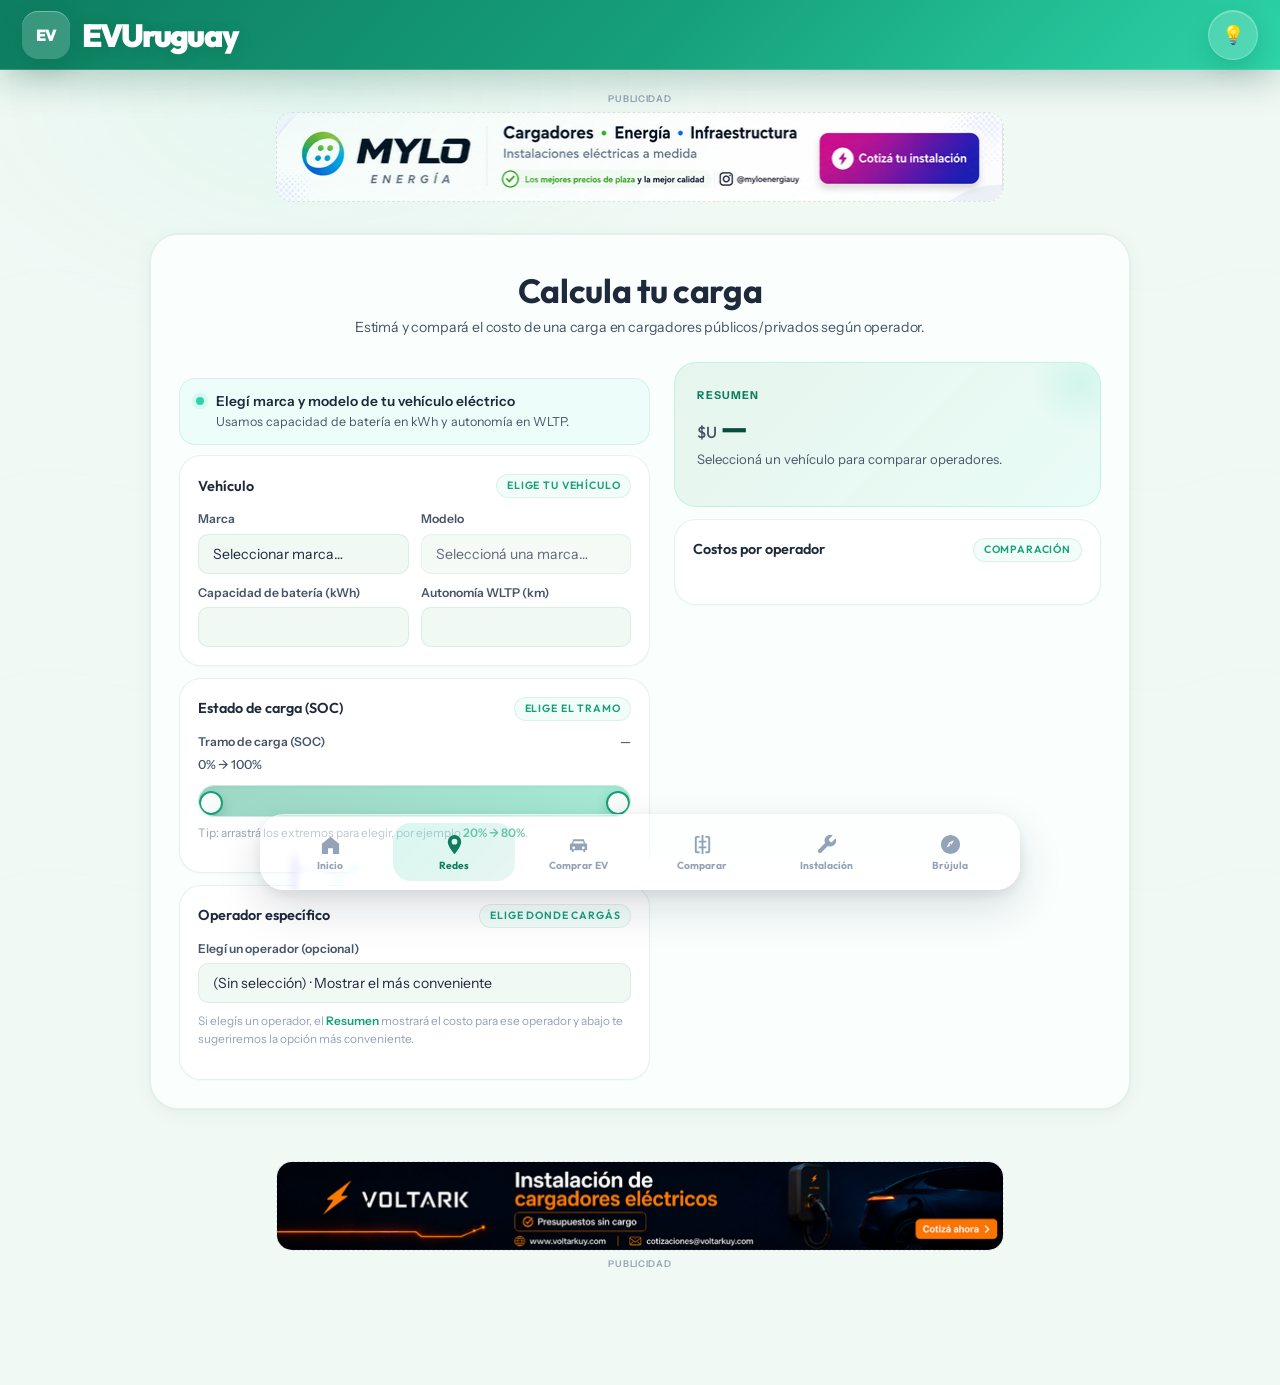
<file: carga.html>
<!DOCTYPE html>
<html lang="es">
<head>
<meta charset="UTF-8" />
<meta name="viewport" content="width=device-width, initial-scale=1, viewport-fit=cover" />
<meta name="theme-color" content="#0f7b5f" />
<title>EVUruguay · Costos por operador</title>
<link rel="stylesheet" href="/evuy-design.css" />
  <link rel="manifest" href="/manifest.json" />
  <link rel="apple-touch-icon" href="/icons/apple-touch-icon.png" />
  <meta name="apple-mobile-web-app-capable" content="yes" />
  <meta name="apple-mobile-web-app-status-bar-style" content="black-translucent" />
  <meta name="apple-mobile-web-app-title" content="EVUruguay" />
  <meta name="mobile-web-app-capable" content="yes" />
  <script async src="https://pagead2.googlesyndication.com/pagead/js/adsbygoogle.js?client=ca-pub-2900400294044604"
     crossorigin="anonymous"></script>

<style>
/* Page layout: 2 columns */
.ev-app { grid-template-columns: minmax(0, 1.05fr) minmax(0, 0.95fr); }
@media (max-width: 860px) { .ev-app { grid-template-columns: 1fr; } }

/* SOC dual range slider */
.soc-wrap { margin-top: 8px; }
.soc-top { display: flex; align-items: baseline; justify-content: space-between; gap: 12px; }
.soc-val { font-size: 0.78rem; color: var(--color-text-secondary); font-weight: 500; }

.soc-track {
  position: relative;
  height: 32px;
  border-radius: var(--radius-pill);
  padding: 0 3px;
  background: var(--ev-mint);
  border: 1.5px solid var(--color-border);
  overflow: hidden;
  margin-top: 10px;
  box-shadow: inset 0 1px 3px rgba(6, 78, 59, 0.06);
}

.soc-fill {
  position: absolute;
  height: 100%;
  left: 0; right: 0;
  background: linear-gradient(90deg, var(--ev-green), var(--ev-teal));
  opacity: 0.35;
  border-radius: var(--radius-pill);
}

.range {
  position: absolute;
  left: 0; top: -12px;
  width: 100%; height: 50px;
  pointer-events: none;
}

.range input[type="range"] {
  pointer-events: none;
  width: 100%;
  position: absolute;
  left: 0; top: 0;
  background: transparent;
  -webkit-appearance: none;
  appearance: none;
  height: 50px;
  margin: 0;
}

.range input[type="range"]::-webkit-slider-thumb {
  -webkit-appearance: none;
  width: 24px; height: 24px;
  border-radius: 999px;
  background: linear-gradient(135deg, #fff 0%, var(--ev-cream) 100%);
  border: 2px solid var(--ev-green);
  box-shadow: 0 4px 12px rgba(6, 78, 59, 0.2);
  pointer-events: auto;
  cursor: grab;
}

.range input[type="range"]::-moz-range-thumb {
  width: 24px; height: 24px;
  border-radius: 999px;
  background: linear-gradient(135deg, #fff 0%, var(--ev-cream) 100%);
  border: 2px solid var(--ev-green);
  box-shadow: 0 4px 12px rgba(6, 78, 59, 0.2);
  pointer-events: auto;
  cursor: grab;
}

.range input[type="range"]::-webkit-slider-runnable-track { height: 16px; background: transparent; }
.range input[type="range"]::-moz-range-track { height: 16px; background: transparent; }

#socStart { z-index: 6; }
#socEnd { z-index: 7; }

/* Result summary */
.result-cost {
  font-family: var(--font-display);
  font-size: 1.9rem;
  font-weight: 800;
  line-height: 1;
  margin: 4px 0 8px;
  color: var(--ev-forest);
}
.result-cost span {
  font-size: 1rem;
  font-weight: 500;
  color: var(--color-text-secondary);
  margin-right: 4px;
}

/* Horizontal bars */
.bars { display: flex; flex-direction: column; gap: 10px; margin-top: 12px; }
.bar-row {
  display: grid;
  grid-template-columns: minmax(110px, 160px) 1fr minmax(84px, 120px);
  gap: 10px;
  align-items: center;
}
@media (max-width: 560px) { .bar-row { grid-template-columns: 1fr; } }

.op-name {
  font-size: 0.86rem;
  color: var(--color-text);
  font-weight: 500;
  white-space: nowrap;
  overflow: hidden;
  text-overflow: ellipsis;
}

.track {
  height: 16px;
  border-radius: var(--radius-pill);
  background: var(--ev-mint);
  border: 1px solid var(--color-border);
  overflow: hidden;
}

.fill {
  height: 100%;
  border-radius: var(--radius-pill);
  background: linear-gradient(90deg, var(--ev-green), var(--ev-teal));
  width: 0%;
  transition: width 0.3s ease;
}

.amount {
  font-variant-numeric: tabular-nums;
  font-size: 0.86rem;
  color: var(--color-text);
  text-align: right;
  font-weight: 500;
}
.amount small { color: var(--color-text-tertiary); font-size: 0.75rem; font-weight: 400; }

.ev-badge-sm {
  font-size: 0.66rem;
  padding: 3px 10px;
  border-radius: var(--radius-pill);
  border: 1px solid var(--color-border);
  background: var(--bg-accent-subtle);
  color: var(--color-accent);
  font-weight: 600;
  text-transform: uppercase;
  letter-spacing: 0.08em;
  white-space: nowrap;
}

.err { margin-top: 10px; color: var(--ev-error); font-size: 0.8rem; display: none; }

/* Dark mode: carga-specific */
[data-theme="dark"] .soc-track { background: var(--ev-mint); border-color: rgba(45, 212, 168, 0.15); }
[data-theme="dark"] .track { background: var(--ev-mint); border-color: rgba(45, 212, 168, 0.1); }
[data-theme="dark"] .range input[type="range"]::-webkit-slider-thumb {
  background: linear-gradient(135deg, var(--ev-sage), var(--ev-mint));
  border-color: var(--ev-teal);
  box-shadow: 0 4px 12px rgba(0, 0, 0, 0.4);
}
[data-theme="dark"] .range input[type="range"]::-moz-range-thumb {
  background: linear-gradient(135deg, var(--ev-sage), var(--ev-mint));
  border-color: var(--ev-teal);
  box-shadow: 0 4px 12px rgba(0, 0, 0, 0.4);
}

    /* ── AdSense banners ── */
    .ad-banner-wrap { width:100%; display:flex; flex-direction:column; align-items:center; gap:6px; }
    .ad-banner-wrap.ad-top { padding:10px 0 4px; }
    .ad-banner-wrap.ad-bottom { padding:4px 0 10px; }
    .ad-label { font-size:0.58rem; font-weight:600; letter-spacing:0.08em; text-transform:uppercase; color:var(--color-text-tertiary); }
    .ad-slot { width:100%; max-width:728px; min-height:90px; border-radius:var(--radius-md); overflow:hidden; background:var(--bg-surface); border:1px dashed rgba(0,0,0,0.1); display:flex; align-items:center; justify-content:center; }
    .ad-slot-mock { width:100%; height:90px; display:flex; align-items:center; justify-content:center; gap:14px; background:linear-gradient(135deg,rgba(45,212,168,0.04),rgba(22,160,122,0.03)); color:var(--color-text-tertiary); font-size:0.72rem; font-weight:500; letter-spacing:0.04em; }
    .ad-slot-mock .ad-mock-icon { width:32px; height:32px; border-radius:8px; background:linear-gradient(135deg,rgba(45,212,168,0.15),rgba(22,160,122,0.1)); border:1px solid rgba(45,212,168,0.2); display:flex; align-items:center; justify-content:center; font-size:1rem; flex-shrink:0; }
    .ad-slot-mock .ad-mock-text { display:flex; flex-direction:column; gap:3px; }
    [data-theme="dark"] .ad-slot { border-color:rgba(255,255,255,0.07); }
    @media (max-width:560px) { .ad-slot { min-height:60px; } .ad-slot-mock { height:60px; } }

    /* ── PWA Install Banner ── */
    #pwa-banner {
      position: fixed;
      bottom: 0; left: 0; right: 0;
      z-index: 99999;
      display: flex;
      align-items: center;
      gap: 12px;
      padding: 14px 18px;
      background: var(--bg-surface);
      border-top: 1px solid rgba(45,212,168,0.25);
      box-shadow: 0 -4px 24px rgba(0,0,0,0.12);
      backdrop-filter: blur(12px);
      -webkit-backdrop-filter: blur(12px);
      transform: translateY(100%);
      transition: transform 0.4s cubic-bezier(0.34,1.56,0.64,1);
    }
    #pwa-banner.visible { transform: translateY(0); }
    #pwa-banner-icon { width:48px; height:48px; border-radius:12px; flex-shrink:0; overflow:hidden; }
    #pwa-banner-icon img { width:100%; height:100%; object-fit:cover; }
    #pwa-banner-text { flex:1; min-width:0; }
    #pwa-banner-text strong { display:block; font-size:0.88rem; font-weight:700; color:var(--color-text); line-height:1.2; }
    #pwa-banner-text span { font-size:0.72rem; color:var(--color-text-secondary); line-height:1.3; }
    #pwa-banner-install {
      flex-shrink:0;
      background: linear-gradient(135deg, var(--ev-green), var(--ev-teal));
      color:#fff; border:none; border-radius:var(--radius-pill);
      padding:8px 18px; font-size:0.8rem; font-weight:700;
      cursor:pointer; white-space:nowrap;
      box-shadow:0 2px 10px rgba(45,212,168,0.35);
    }
    #pwa-banner-close { flex-shrink:0; background:none; border:none; color:var(--color-text-tertiary); font-size:1.2rem; cursor:pointer; padding:4px 6px; line-height:1; }
    #pwa-ios-popup {
      position:fixed; bottom:80px; left:50%;
      transform:translateX(-50%) translateY(20px);
      z-index:99999; width:min(340px, calc(100vw - 32px));
      background:var(--bg-surface);
      border:1px solid rgba(45,212,168,0.25);
      border-radius:var(--radius-md);
      box-shadow:0 8px 32px rgba(0,0,0,0.18);
      padding:18px; opacity:0; pointer-events:none;
      transition:opacity 0.3s ease, transform 0.3s ease;
    }
    #pwa-ios-popup.visible { opacity:1; pointer-events:all; transform:translateX(-50%) translateY(0); }
    #pwa-ios-popup::after {
      content:''; position:absolute; bottom:-8px; left:50%;
      width:16px; height:16px; background:var(--bg-surface);
      border-right:1px solid rgba(45,212,168,0.25);
      border-bottom:1px solid rgba(45,212,168,0.25);
      transform:translateX(-50%) rotate(45deg);
    }
    #pwa-ios-popup h4 { font-size:0.88rem; font-weight:700; color:var(--color-text); margin:0 0 10px; }
    #pwa-ios-popup ol { margin:0; padding-left:18px; font-size:0.78rem; color:var(--color-text-secondary); line-height:1.6; }
    #pwa-ios-popup ol li { margin-bottom:4px; }
    #pwa-ios-popup .ios-close { display:block; margin-top:14px; width:100%; background:none; border:1px solid rgba(45,212,168,0.3); border-radius:var(--radius-pill); padding:7px; font-size:0.75rem; color:var(--ev-green); font-weight:600; cursor:pointer; }
</style>
  <script src="/assets/js/theme-sync.js"></script>
</head>
<body>
  <div class="ad-banner-wrap ad-top">
    <span class="ad-label">Publicidad</span>
    <div class="ad-slot">
      <a href="#" data-ad-whatsapp="top" title="Anunciate en EVUruguay">
        <img src="/img/publicidad.png" alt="Anunciate en EVUruguay" loading="eager" />
      </a>
    </div>
  </div>
  <div class="ev-shell">
  <div class="ev-app">
    <header class="ev-page-header ev-tool-header" style="grid-column:1/-1;">
      <a href="/" class="ev-brand" style="text-decoration:none;">
        <div class="ev-brand-logo">EV</div>
        <div class="ev-brand-text">EV<span>Uruguay</span></div>
      </a>
      <h1 class="ev-heading ev-heading-xl" style="margin-top:8px;">Calcula tu carga</h1>
      <p class="ev-subtitle">Estimá y compará el costo de una carga en cargadores públicos/privados según operador.</p>
    </header>

    <!-- Left -->
    <div>
      <div class="ev-callout">
        <span class="ev-callout-dot"></span>
        <span class="ev-callout-text">Elegí marca y modelo de tu vehículo eléctrico<span class="ev-callout-hint">Usamos capacidad de batería en kWh y autonomía en WLTP.</span></span>
      </div>

      <div class="ev-card">
        <div class="ev-card-title">
          <span>Vehículo</span>
          <span class="ev-badge-sm">Elige tu vehículo</span>
        </div>
        <div class="ev-grid-2">
          <div class="ev-field">
            <label class="ev-label" for="brandSelect">Marca</label>
            <select class="ev-select" id="brandSelect" disabled><option value="">Cargando…</option></select>
          </div>
          <div class="ev-field">
            <label class="ev-label" for="modelSelect">Modelo</label>
            <select class="ev-select" id="modelSelect" disabled><option value="">Seleccioná una marca…</option></select>
          </div>
        </div>
        <div class="ev-grid-2" style="margin-top:10px;">
          <div class="ev-field">
            <label class="ev-label">Capacidad de batería (kWh)</label>
            <input class="ev-input" id="batteryKwh" type="text" readonly />
          </div>
          <div class="ev-field">
            <label class="ev-label">Autonomía WLTP (km)</label>
            <input class="ev-input" id="wltpKm" type="text" readonly />
          </div>
        </div>
        <div class="err" id="vehError"></div>
      </div>

      <div class="ev-card" style="margin-top:12px;">
        <div class="ev-card-title">
          <span>Estado de carga (SOC)</span>
          <span class="ev-badge-sm">Elige el tramo</span>
        </div>
        <div class="soc-wrap">
          <div class="soc-top">
            <div class="ev-field" style="flex:1;">
              <label class="ev-label">Tramo de carga (SOC)</label>
              <div class="soc-val" id="socLabel">0% → 100%</div>
            </div>
            <div class="soc-val" id="socEnergy">—</div>
          </div>
          <div class="soc-track">
            <div id="socFill" class="soc-fill"></div>
            <div class="range">
              <input id="socStart" type="range" min="0" max="100" value="0" />
              <input id="socEnd" type="range" min="0" max="100" value="100" />
            </div>
          </div>
          <p class="ev-note" style="margin-top:8px;">Tip: arrastrá los extremos para elegir, por ejemplo <strong>20% → 80%</strong>.</p>
        </div>
      </div>

      <div class="ev-card" style="margin-top:12px;">
        <div class="ev-card-title">
          <span>Operador específico</span>
          <span class="ev-badge-sm">Elige donde cargás</span>
        </div>
        <div class="ev-field">
          <label class="ev-label" for="operatorSelect">Elegí un operador (opcional)</label>
          <select class="ev-select" id="operatorSelect" disabled>
            <option value="">(Sin selección) · Mostrar el más conveniente</option>
          </select>
        </div>
        <p class="ev-note" style="margin-top:10px;">Si elegís un operador, el <strong>Resumen</strong> mostrará el costo para ese operador y abajo te sugeriremos la opción más conveniente.</p>
      </div>
    </div>

    <!-- Right -->
    <div>
      <div class="ev-result-hero">
        <div class="ev-result-tag">Resumen</div>
        <div class="result-cost" id="summaryCost"><span>$U</span>—</div>
        <div class="ev-result-sub" id="summarySub">Seleccioná un vehículo para ver costos por operador.</div>
        <div class="ev-chip-row" id="chipRow"></div>
      </div>

      <div class="ev-card" style="margin-top:12px;">
        <div class="ev-card-title">
          <span>Costos por operador</span>
          <span class="ev-badge-sm">Comparación</span>
        </div>
        <div class="bars" id="bars"></div>
        <p class="ev-note" id="bestLine" style="margin-top:12px;font-weight:600;"></p>
        <div class="err" id="opError"></div>
      </div>
    </div>
  </div>
  </div>

<script>
/* ============================
   CSV utils (con BOM + cache-bust)
============================ */
function detectDelimiter(line){
  if(line.includes(";") && line.includes(",")){
    const s=(line.match(/;/g)||[]).length, c=(line.match(/,/g)||[]).length;
    return s>=c?";":",";
  } else if(line.includes(";")) return ";";
  return ",";
}

function parseCSV(text){
  const cleaned = String(text||"").replace(/^﻿/, "");
  const lines = cleaned.trim().split(/\r?\n/);
  if(lines.length===0) return [];
  const delimiter = detectDelimiter(lines[0]);
  const headers = lines[0].split(delimiter).map((h,idx)=>{
    const hh=(h||"").trim();
    return idx===0 ? hh.replace(/^\uFEFF/, "") : hh;
  });
  const rows=[];
  for(let i=1;i<lines.length;i++){
    const line = lines[i].trim();
    if(!line) continue;
    const parts = line.split(delimiter);
    const obj={};
    headers.forEach((h,idx)=> obj[h]= (parts[idx]||"").trim());
    rows.push(obj);
  }
  return rows;
}

function withCacheBust(path){
  // si ya tiene ?, agregamos &
  const sep = path.includes("?") ? "&" : "?";
  return path + sep + "v=" + Date.now();
}

async function loadCSV(path){
  const res = await fetch(withCacheBust(path), { cache: "no-store" });
  if(!res.ok) throw new Error(`Error HTTP ${res.status} cargando ${path}`);
  const txt = await res.text();
  return parseCSV(txt);
}

/* ============================
   State
============================ */
let carData = {};   // {marca: [{model,batteryKwh,wltpKm}]}
let operators = []; // [{empresa,bajada,precioKwh}]

let lastEnergyKwh = null;
let lastKmEquiv = null;

/* ============================
   DOM refs
============================ */
const brandSelect = document.getElementById("brandSelect");
const modelSelect = document.getElementById("modelSelect");
const operatorSelect = document.getElementById("operatorSelect");
const batteryKwhEl = document.getElementById("batteryKwh");
const wltpKmEl = document.getElementById("wltpKm");

const socStart = document.getElementById("socStart");
const socEnd = document.getElementById("socEnd");
const socFill = document.getElementById("socFill");
const socLabel = document.getElementById("socLabel");
const socEnergy = document.getElementById("socEnergy");

const summaryCost = document.getElementById("summaryCost");
const summarySub = document.getElementById("summarySub");
const chipRow = document.getElementById("chipRow");

const bars = document.getElementById("bars");
const bestLine = document.getElementById("bestLine");
const vehError = document.getElementById("vehError");
const opError = document.getElementById("opError");
/* ============================
   Apply vehiculos.csv
============================ */
function applyVehiculosData(rows){
  const out = {};
  rows.forEach(r=>{
    const marca = (r.marca || r.Marca || "").toString().trim();
    const modelo = (r.modelo || r.Modelo || "").toString().trim();
    let bat = (r.bateria_kwh || r["batería_kwh"] || r.bateria || r.Bateria || "").toString().trim();
    let wltpKm = (r.wltp_km || r.wltpKm || r.wltp || r.WLTP || r.wltp_km || r.wltp_km || "").toString().trim();

    if(!marca || !modelo || !bat) return;

    bat = bat.replace(",", ".");
    const nBat = parseFloat(bat);
    if(!isFinite(nBat) || nBat<=0) return;

    let nWltp = null;
    if(wltpKm){
      wltpKm = wltpKm.replace(",", ".").replace(/\s+/g,"");
      const n = parseFloat(wltpKm);
      if(isFinite(n) && n>0) nWltp = n;
    }

    if(!out[marca]) out[marca]=[];
    out[marca].push({ model: modelo, batteryKwh: nBat, wltpKm: nWltp });
  });

  // ordenar modelos
  Object.keys(out).forEach(m=> out[m].sort((a,b)=>a.model.localeCompare(b.model)));
  carData = out;
}

function populateBrandSelect(){
  brandSelect.innerHTML="";
  const marcas = Object.keys(carData).sort((a,b)=>a.localeCompare(b));
  if(marcas.length===0){
    brandSelect.disabled=true;
    brandSelect.innerHTML = '<option value="">Sin datos (revisá vehiculos.csv)</option>';
    return;
  }
  brandSelect.appendChild(new Option("Seleccionar marca…",""));
  marcas.forEach(m=> brandSelect.appendChild(new Option(m,m)));
  brandSelect.disabled=false;
}

function updateModels(){
  const brand = brandSelect.value;
  modelSelect.innerHTML="";
  if(!brand || !carData[brand] || carData[brand].length===0){
    modelSelect.disabled=true;
    modelSelect.appendChild(new Option(brand? "Sin modelos" : "Seleccioná una marca…",""));
    batteryKwhEl.value=""; wltpKmEl.value="";
    return;
  }
  modelSelect.disabled=false;
  modelSelect.appendChild(new Option("Seleccionar modelo…",""));
  carData[brand].forEach(c=>{
    const opt = new Option(c.model, c.model);
    opt.dataset.battery = String(c.batteryKwh);
    opt.dataset.wltpkm = c.wltpKm ? String(c.wltpKm) : "";
    modelSelect.appendChild(opt);
  });
}

function getSelectedCar(){
  const brand = brandSelect.value, model = modelSelect.value;
  if(!brand || !model) return null;
  const list = carData[brand] || [];
  return list.find(c=>c.model===model) || null;
}

function updateVehicleFields(){
  const opt = modelSelect.options[modelSelect.selectedIndex];
  if(opt && opt.dataset && opt.dataset.battery){
    batteryKwhEl.value = Number(opt.dataset.battery).toLocaleString("es-UY",{minimumFractionDigits:2, maximumFractionDigits:2});
    const w = opt.dataset.wltpkm ? Number(opt.dataset.wltpkm) : null;
    wltpKmEl.value = (w && isFinite(w)) ? Math.round(w).toString() : "";
  } else {
    batteryKwhEl.value=""; wltpKmEl.value="";
  }
}

/* ============================
   Apply cargadores_all.csv
============================ */
function toNumber(raw){
  if(raw===null || raw===undefined) return null;
  let s = String(raw).trim();
  if(!s) return null;
  s = s.replace(",", ".").replace(/\s+/g,"");
  // corregir casos tipo "19.52." => "19.52"
  s = s.replace(/\.+$/,"");
  const n = parseFloat(s);
  return (isFinite(n) ? n : null);
}

function applyOperatorsData(rows){
  const out=[];
  rows.forEach(r=>{
    const empresa = (r.empresa || r.Empresa || r.operador || r.Operador || "").toString().trim();
    if(!empresa) return;
    const bajada = toNumber(r.bajada || r.Bajada || r["bajada_de_bandera"] || 0);
    const precio = toNumber(r.precio_kwh || r.Precio_kwh || r.precio || r.Precio || "");
    if(precio===null) return;
    out.push({
      empresa,
      bajada: bajada===null?0:bajada,
      precioKwh: precio
    });
  });
  operators = out;
}

/* NUEVO: poblar el select de operadores */
function populateOperatorSelect(){
  operatorSelect.innerHTML = "";
  // opción por defecto
  const defaultOpt = new Option("(Sin selección) · Mostrar el más conveniente", "");
  operatorSelect.appendChild(defaultOpt);

  if(!operators || operators.length === 0){
    operatorSelect.disabled = true;
    defaultOpt.textContent = "Sin operadores (revisá cargadores_all.csv)";
    return;
  }

  // ordenar por nombre de empresa
  const sorted = [...operators].sort((a,b)=>a.empresa.localeCompare(b.empresa));
  sorted.forEach(op=>{
    const opt = new Option(op.empresa, op.empresa);
    operatorSelect.appendChild(opt);
  });

  operatorSelect.disabled = false;
}

/* ============================
   SOC slider (dual)
============================ */
function clampSoc(){
  let a = Number(socStart.value), b = Number(socEnd.value);
  if(!isFinite(a)) a=0;
  if(!isFinite(b)) b=100;

  if(a>b){
    if(socActive === "start"){
      b = a;
      socEnd.value = String(b);
    } else {
      a = b;
      socStart.value = String(a);
    }
  }

  if(b-a < 1){
    if(socActive === "start"){
      a = Math.max(0, b-1);
      socStart.value = String(a);
    } else {
      b = Math.min(100, a+1);
      socEnd.value = String(b);
    }
  }

  const left = Number(socStart.value);
  const right = Number(socEnd.value);

  socFill.style.left = left + "%";
  socFill.style.right = (100-right) + "%";
  socLabel.textContent = `${left}% → ${right}%`;
  return {start:left, end:right, delta:(right-left)};
}

function formatU(value){
  return value.toLocaleString("es-UY",{minimumFractionDigits:2, maximumFractionDigits:2});
}

/* ============================
   Main calc + render
============================ */
function recalcAll(){
  chipRow.innerHTML="";
  bars.innerHTML="";
  bestLine.textContent="";
  opError.style.display="none";

  const car = getSelectedCar();
  if(!car){
    summaryCost.innerHTML = '<span>$U</span>—';
    summarySub.textContent="Seleccioná un vehículo para comparar operadores.";
    lastEnergyKwh=null; lastKmEquiv=null;
    return;
  }

  const soc = clampSoc();
  const energyKwh = (car.batteryKwh * soc.delta) / 100;
  lastEnergyKwh = energyKwh;

  // km equivalentes (si hay WLTP km)
  if(car.wltpKm && car.wltpKm>0){
    const fullKwh100 = (car.batteryKwh * 100) / car.wltpKm; // kWh/100km
    lastKmEquiv = (energyKwh * 100) / fullKwh100;
  } else {
    lastKmEquiv = null;
  }

  socEnergy.textContent = energyKwh>0 ? `${formatU(energyKwh)} kWh` : "—";

  // chips
  const c1=document.createElement("div"); c1.className="ev-chip";
  c1.innerHTML = `<strong>${car.model}</strong> · ${formatU(car.batteryKwh)} kWh`;
  chipRow.appendChild(c1);

  const c2=document.createElement("div"); c2.className="ev-chip";
  c2.innerHTML = `<strong>SOC</strong> ${soc.start}% → ${soc.end}%`;
  chipRow.appendChild(c2);

  if(lastKmEquiv){
    const c3=document.createElement("div"); c3.className="ev-chip";
    c3.innerHTML = `<strong>≈</strong> ${formatU(lastKmEquiv)} km`;
    chipRow.appendChild(c3);
  }

  if(!operators || operators.length===0){
    summaryCost.innerHTML = '<span>$U</span>—';
    summarySub.textContent="No hay operadores cargados (revisá cargadores_all.csv).";
    opError.style.display="block";
    opError.textContent="No se encontraron filas válidas en cargadores_all.csv (empresa, bajada, precio_kwh).";
    return;
  }

  // calcular costos
  const costs = operators.map(op=>{
    const cost = (op.bajada || 0) + energyKwh * op.precioKwh;
    return { ...op, cost };
  }).filter(x=> isFinite(x.cost));

  if(costs.length===0){
    summaryCost.innerHTML = '<span>$U</span>—';
    summarySub.textContent="No se pudieron calcular costos (revisá datos de operadores).";
    return;
  }

  // orden por costo asc
  costs.sort((a,b)=>a.cost-b.cost);

  // resumen: por defecto el más barato (pero puede elegirse operador)
  const best = costs[0];
  const kmText = lastKmEquiv ? `${formatU(lastKmEquiv)} km` : "—";
  const selectedEmpresa = operatorSelect ? operatorSelect.value : "";

  if(selectedEmpresa){
    const chosen = costs.find(x => x.empresa === selectedEmpresa) || best;
    summaryCost.innerHTML = `<span>$U</span>${formatU(chosen.cost)}`;
    summarySub.innerHTML =
      `Operador seleccionado: <strong>${chosen.empresa}</strong> · tramo ${soc.start}% → ${soc.end}% · ${kmText}` +
      `<br><span style="color:rgba(229,231,235,.72);font-size:.9em">Aunque el método que más te convendría en tu caso es <strong>${best.empresa}</strong> por un valor de <strong>$U ${formatU(best.cost)}</strong>.</span>`;
  } else {
    summaryCost.innerHTML = `<span>$U</span>${formatU(best.cost)}`;
    summarySub.innerHTML = `Más conveniente ahora: <strong>${best.empresa}</strong> · tramo ${soc.start}% → ${soc.end}% · ${kmText}`;
  }
// barras horizontales (relativas al más caro)
  const max = Math.max(...costs.map(x=>x.cost));
  const denom = max>0 ? max : 1;

  costs.forEach(item=>{
    const row=document.createElement("div");
    row.className="bar-row";

    const name=document.createElement("div");
    name.className="op-name";
    name.textContent = item.empresa;

    const track=document.createElement("div");
    track.className="track";
    const fill=document.createElement("div");
    fill.className="fill";
    const pct = Math.max(0, Math.min(100, (item.cost/denom)*100));
    fill.style.width = pct.toFixed(1)+"%";
    track.appendChild(fill);

    const amt=document.createElement("div");
    amt.className="amount";
    amt.innerHTML = `$U ${formatU(item.cost)}<br><small>${formatU(item.precioKwh)} $/kWh · bajada $U ${formatU(item.bajada||0)}</small>`;

    row.appendChild(name);
    row.appendChild(track);
    row.appendChild(amt);
    bars.appendChild(row);
  });

  const bestKm = lastKmEquiv ? formatU(lastKmEquiv) : "—";
  bestLine.innerHTML = `✅ <strong>Mejor opción:</strong> ${best.empresa} · <strong>$U ${formatU(best.cost)}</strong> por esta carga para recorrer <strong>${bestKm}</strong> km.`;
}

/* ============================
   Events
============================ */
brandSelect.addEventListener("change", ()=>{
  updateModels();
  updateVehicleFields();
  recalcAll();
});
operatorSelect.addEventListener("change", ()=>{ recalcAll(); });

modelSelect.addEventListener("change", ()=>{
  updateVehicleFields();
  recalcAll();
});
// SOC: permitir mover ambos extremos (prioridad a la manija tocada)
let socActive = "end";
function bringFront(which){
  socActive = which;
  if(which === "start"){
    socStart.style.zIndex = "8";
    socEnd.style.zIndex = "7";
  } else {
    socStart.style.zIndex = "7";
    socEnd.style.zIndex = "8";
  }
}

["pointerdown","touchstart","mousedown"].forEach(evt=>{
  socStart.addEventListener(evt, ()=>bringFront("start"), {passive:true});
  socEnd.addEventListener(evt, ()=>bringFront("end"), {passive:true});
});

socStart.addEventListener("input", ()=>{ bringFront("start"); clampSoc(); recalcAll(); });
socEnd.addEventListener("input", ()=>{ bringFront("end"); clampSoc(); recalcAll(); });
/* ============================
   Init
============================ */
async function init(){
  try{
    // vehiculos
    const vehRows = await loadCSV("vehiculos.csv");
    applyVehiculosData(vehRows);
    populateBrandSelect();

    // operadores
    const opRows = await loadCSV("cargadores_all.csv");
    applyOperatorsData(opRows);
    populateOperatorSelect();
    vehError.style.display="none";
    opError.style.display="none";
  } catch(e){
    console.error(e);
    vehError.style.display="block";
    vehError.textContent = "Database Error";
    opError.style.display="block";
    opError.textContent = String(e && e.message ? e.message : e);
  } finally {
    // habilitar selects aunque haya error parcial
    brandSelect.disabled = false;
    updateModels();
    updateVehicleFields();
    clampSoc();
    recalcAll();
  }
}
init();
</script>
  <div class="ad-banner-wrap ad-bottom">
    <div class="ad-slot">
      <a href="#" data-ad-whatsapp="bottom" title="Anunciate en EVUruguay">
        <img src="/img/publicidad2.png" alt="Anunciate en EVUruguay" loading="lazy" />
      </a>
    </div>
    <span class="ad-label">Publicidad</span>
  </div>
  <script src="/assets/js/install-prompt.js" defer></script>
  <script src="/assets/js/top-app-bar.js" defer></script>
  <script src="/assets/js/bottom-nav.js" defer></script>
  <script src="/assets/glass/displacement-utils.js" defer></script>
  <script src="/assets/js/glass-nav.js" defer></script>
  <script src="/assets/js/ad-whatsapp.js" defer></script>
</body>
</html>
</file>
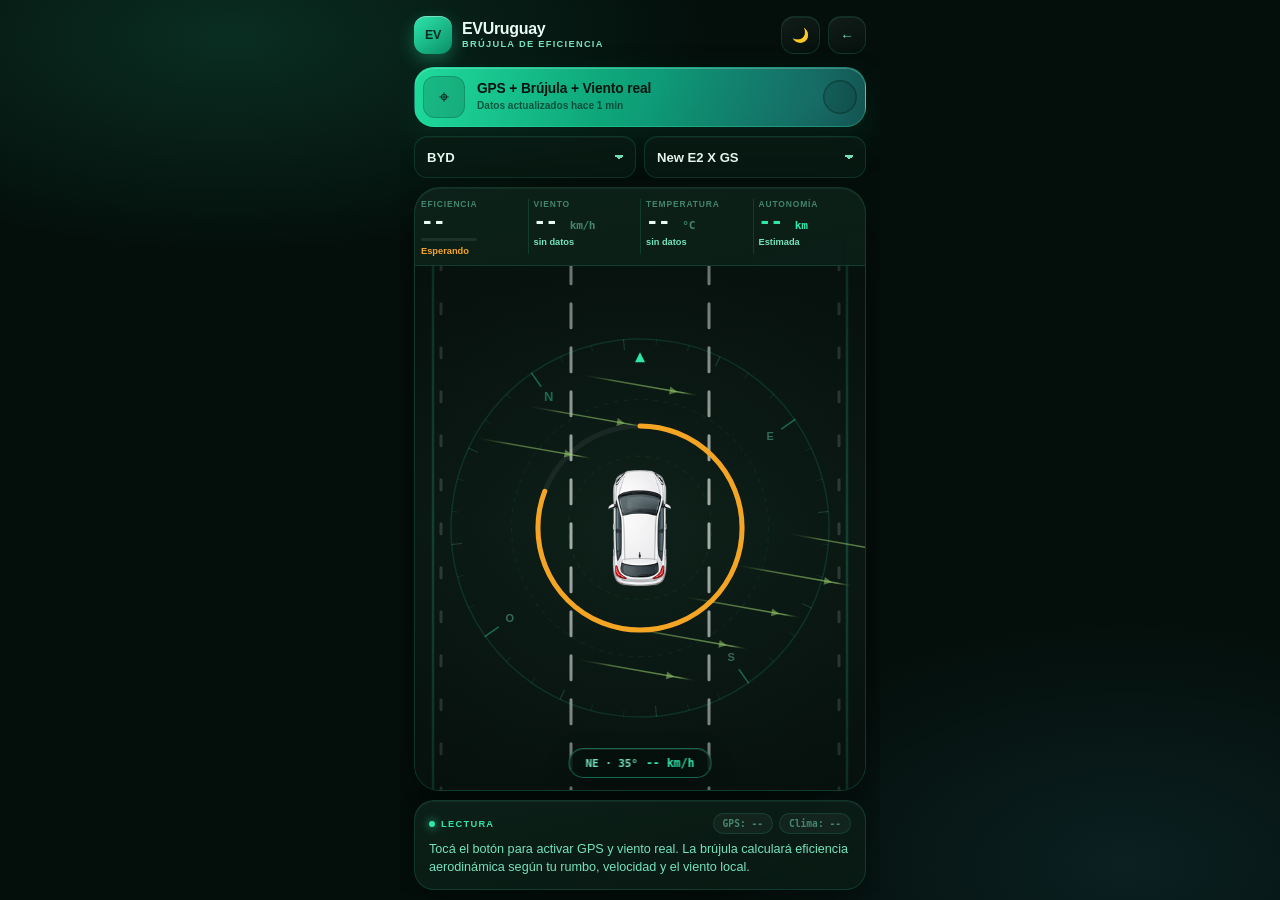
<file: indexBRUJULA BIEN.html>
<!DOCTYPE html>
<html lang="es" data-theme="dark">
<head>
  <meta charset="UTF-8"/>
  <meta name="viewport" content="width=device-width, initial-scale=1, viewport-fit=cover"/>
  <title>EVUruguay — Brújula EV</title>
  <meta name="theme-color" content="#06120d"/>
  <style>
  /* ══════════════════════════════════════════════════════════════
     TOKENS — instrumento de a bordo: negro verdoso profundo,
     acentos teal (eficiencia) y celeste (viento), numerales en
     monoespaciada tabular como un panel digital de cabina.
     ══════════════════════════════════════════════════════════════ */
  :root{
    --bg:#040f0b;
    --surface:#0a2118;
    --panel:rgba(10,28,21,.72);
    --panel-2:rgba(14,36,27,.85);
    --border:rgba(45,212,167,.16);
    --border-hi:rgba(45,212,167,.46);
    --text:#eafbf3;
    --muted:#74e3bd;
    --dim:rgba(116,227,189,.52);
    --teal:#2ee6ab;
    --green:#17c98a;
    --forest:#0a8f66;
    --amber:#f5a524;
    --red:#fb5a72;
    --blue:#4fc9ff;
    --shadow:0 26px 70px rgba(0,0,0,.5);
    --shadow-sm:0 10px 26px rgba(0,0,0,.32);
    --r-xl:26px;
    --r-lg:20px;
    --r-md:15px;
    --r-sm:11px;
    --font-display:-apple-system,BlinkMacSystemFont,"SF Pro Display","Segoe UI",Inter,sans-serif;
    --font-mono:ui-monospace,"SF Mono","JetBrains Mono","Cascadia Code",Menlo,Consolas,monospace;
  }
  [data-theme=light]{
    --bg:#eef7f2;
    --surface:#ffffff;
    --panel:rgba(255,255,255,.86);
    --panel-2:rgba(255,255,255,.96);
    --border:rgba(6,95,70,.16);
    --border-hi:rgba(6,95,70,.4);
    --text:#0c2118;
    --muted:#0a6b4c;
    --dim:rgba(10,107,76,.5);
    --teal:#0a9268;
    --green:#0a7a55;
    --forest:#0a5f42;
    --amber:#c07a0a;
    --red:#d3324a;
    --blue:#0284c7;
    --shadow:0 20px 46px rgba(6,95,70,.12);
    --shadow-sm:0 8px 20px rgba(6,95,70,.1);
  }

  *{box-sizing:border-box;margin:0;padding:0}
  html,body{height:100%;overflow:hidden;overscroll-behavior:none}
  body{
    background:var(--bg);
    color:var(--text);
    font-family:var(--font-display);
    -webkit-font-smoothing:antialiased;
    text-rendering:optimizeLegibility;
  }
  body::before{
    content:"";
    position:fixed;
    inset:0;
    z-index:0;
    background:
      radial-gradient(ellipse 62% 40% at 18% 4%,rgba(46,230,171,.14),transparent 60%),
      radial-gradient(ellipse 55% 45% at 88% 96%,rgba(79,201,255,.09),transparent 60%),
      var(--bg);
    pointer-events:none;
  }
  ::selection{background:rgba(46,230,171,.3)}

  .app{
    position:relative;
    z-index:1;
    width:100%;
    height:100svh;
    max-width:480px;
    margin:0 auto;
    display:flex;
    flex-direction:column;
    padding:
      calc(12px + env(safe-area-inset-top))
      14px
      calc(10px + env(safe-area-inset-bottom));
    gap:9px;
    overflow:hidden;
  }

  /* ─── topbar ──────────────────────────────────────────────────── */
  .topbar{
    display:flex;
    align-items:center;
    justify-content:space-between;
    gap:8px;
    height:46px;
    flex:0 0 auto;
  }
  .brand{display:flex;align-items:center;gap:10px;text-decoration:none}
  .brand-logo{
    width:38px;height:38px;border-radius:12px;
    background:linear-gradient(140deg,var(--teal) 0%,var(--forest) 100%);
    display:grid;place-items:center;
    font-weight:800;font-size:.78rem;letter-spacing:-.02em;
    color:#022b1c;flex-shrink:0;
    box-shadow:0 6px 18px rgba(46,230,171,.32), inset 0 1px rgba(255,255,255,.35);
  }
  .brand-name{font-size:1rem;font-weight:800;color:var(--text);letter-spacing:-.02em;line-height:1.05}
  .brand-sub{
    font-size:.58rem;font-weight:700;color:var(--muted);
    text-transform:uppercase;letter-spacing:.14em;margin-top:2px;
  }
  .top-right{display:flex;gap:8px;align-items:center}
  .icon-btn{
    height:38px;min-width:38px;padding:0 10px;border-radius:13px;
    border:1px solid var(--border);
    background:linear-gradient(155deg,rgba(255,255,255,.06),rgba(255,255,255,.01));
    color:var(--muted);font-size:.86rem;cursor:pointer;
    display:inline-flex;align-items:center;justify-content:center;
    backdrop-filter:blur(10px);
    box-shadow:inset 0 1px rgba(255,255,255,.06);
    transition:border-color .18s,transform .15s;
    text-decoration:none;
  }
  .icon-btn:active{transform:scale(.94)}

  /* ─── start / engage toggle ──────────────────────────────────── */
  .start-btn{
    flex:0 0 auto;
    width:100%;
    height:60px;
    border:1px solid rgba(46,230,171,.3);
    border-radius:var(--r-lg);
    background:
      radial-gradient(circle at 90% 50%,rgba(79,201,255,.22),transparent 55%),
      linear-gradient(105deg,#1fdb9c 0%,#0a9a71 52%,#063a2b 100%);
    color:#04150f;
    cursor:pointer;
    display:flex;align-items:center;
    padding:0 8px 0 8px;
    gap:12px;
    box-shadow:0 16px 34px rgba(10,60,42,.4), inset 0 1px rgba(255,255,255,.22);
    transition:transform .15s, box-shadow .15s;
    position:relative;
    overflow:hidden;
  }
  .start-btn:active{transform:scale(.985)}
  .start-icon{
    width:42px;height:42px;border-radius:12px;flex:0 0 auto;
    background:rgba(4,21,15,.16);
    display:grid;place-items:center;
    font-size:1.15rem;color:#04150f;
    box-shadow:inset 0 0 0 1px rgba(4,21,15,.18);
  }
  .start-copy{display:flex;flex-direction:column;align-items:flex-start;line-height:1.22;min-width:0}
  .start-title{font-size:.86rem;font-weight:800;letter-spacing:-.01em;color:#04150f}
  .start-sub{font-size:.63rem;font-weight:600;color:rgba(4,21,15,.62);margin-top:2px;white-space:nowrap;overflow:hidden;text-overflow:ellipsis}
  .start-btn::after{
    content:"";
    margin-left:auto;flex:0 0 auto;
    width:34px;height:34px;border-radius:50%;
    background:rgba(4,21,15,.14);
    box-shadow:inset 0 0 0 1.5px rgba(4,21,15,.3);
  }
  .start-btn svg{display:none}

  /* ─── vehicle selects ─────────────────────────────────────────── */
  .controls-row{
    display:grid;
    grid-template-columns:1fr 1fr;
    gap:8px;
    flex:0 0 auto;
  }
  .vehicle-select{
    height:42px;border-radius:13px;
    border:1px solid var(--border);
    background:var(--panel);
    color:var(--text);
    font-family:var(--font-display);
    font-size:.82rem;font-weight:700;
    padding:0 12px;
    backdrop-filter:blur(10px);
    outline:none;cursor:pointer;
    box-shadow:inset 0 1px rgba(255,255,255,.04);
    appearance:none;
    background-image:linear-gradient(45deg,transparent 50%,var(--muted) 50%),linear-gradient(135deg,var(--muted) 50%,transparent 50%);
    background-position:calc(100% - 16px) center,calc(100% - 11px) center;
    background-size:5px 5px,5px 5px;
    background-repeat:no-repeat;
  }
  .mode-btn{
    height:42px;padding:0 14px;border-radius:13px;
    border:1px solid var(--border);background:var(--panel);
    color:var(--muted);font-size:.78rem;font-weight:700;cursor:pointer;
    backdrop-filter:blur(10px);white-space:nowrap;
  }
  .mode-btn.active{background:rgba(46,230,171,.14);color:var(--teal);border-color:var(--border-hi)}
  #csvStatusRow{flex:0 0 auto;min-height:0;display:flex;align-items:center}
  #csvStatusRow .status-badge{font-size:.6rem;padding:4px 10px}

  /* ─── compass card (hero instrument) ─────────────────────────── */
  .compass-card{
    flex:1 1 auto;
    min-height:0;
    border-radius:var(--r-xl);
    background:linear-gradient(165deg,var(--panel-2),var(--panel));
    border:1px solid var(--border);
    box-shadow:var(--shadow), inset 0 1px rgba(255,255,255,.05);
    backdrop-filter:blur(16px);
    overflow:hidden;
    display:flex;
    flex-direction:column;
  }

  .metrics-strip{
    display:grid;
    grid-template-columns:repeat(4,1fr);
    flex:0 0 auto;
    border-bottom:1px solid var(--border);
  }
  .metric{
    padding:11px 6px 9px;
    display:flex;flex-direction:column;gap:3px;
    position:relative;
    min-width:0;
  }
  .metric+.metric::before{
    content:"";position:absolute;left:0;top:14%;bottom:14%;width:1px;
    background:var(--border);
  }
  .metric-label{
    font-size:.53rem;font-weight:800;text-transform:uppercase;
    letter-spacing:.1em;color:var(--dim);
  }
  .metric-value{
    font-family:var(--font-mono);
    font-variant-numeric:tabular-nums;
    font-size:1.3rem;font-weight:700;letter-spacing:-.02em;line-height:1.05;
    color:var(--text);
    transition:color .3s;
    overflow:hidden;text-overflow:ellipsis;white-space:nowrap;
  }
  .metric-value.good{color:var(--teal)}
  .metric-value.warn{color:var(--amber)}
  .metric-value.bad{color:var(--red)}
  .metric-sub{
    font-size:.58rem;font-weight:600;color:var(--muted);
    white-space:nowrap;overflow:hidden;text-overflow:ellipsis;
  }
  .metric-sub.good{color:var(--green)}
  .metric-sub.warn{color:var(--amber)}
  .metric-sub.bad{color:var(--red)}
  .eff-progress{
    width:100%;max-width:56px;height:3px;border-radius:999px;
    background:rgba(255,255,255,.08);overflow:hidden;margin:1px 0 2px;
  }
  .eff-progress-fill{
    display:block;height:100%;border-radius:inherit;
    background:linear-gradient(90deg,var(--amber),var(--teal));
    transition:width .4s ease;
  }

  /* compass canvas area — the signature instrument dial */
  .compass-wrap{
    flex:1 1 auto;
    min-height:120px;
    position:relative;
    background:
      radial-gradient(circle at 50% 46%,rgba(46,230,171,.07),transparent 55%),
      radial-gradient(rgba(46,230,171,.09) 1px,transparent 1px);
    background-size:auto,16px 16px;
  }
  canvas#compassCanvas{position:absolute;inset:0;width:100%;height:100%}

  .heading-pill{
    position:absolute;
    bottom:12px;left:50%;transform:translateX(-50%);
    display:inline-flex;align-items:center;gap:8px;
    padding:7px 16px;border-radius:999px;
    border:1px solid var(--border-hi);
    background:rgba(4,15,11,.7);
    backdrop-filter:blur(12px);
    box-shadow:0 10px 24px rgba(0,0,0,.35), inset 0 1px rgba(255,255,255,.08);
    white-space:nowrap;pointer-events:none;
  }
  [data-theme=light] .heading-pill{background:rgba(255,255,255,.86)}
  .heading-pill span{font-size:.68rem;font-weight:700;color:var(--muted);font-family:var(--font-mono)}
  .heading-pill strong{
    font-family:var(--font-mono);font-variant-numeric:tabular-nums;
    color:var(--teal);font-weight:700;font-size:.72rem;
  }

  /* ─── readout ─────────────────────────────────────────────────── */
  .readout{
    flex:0 0 auto;
    border-radius:var(--r-lg);
    background:linear-gradient(165deg,var(--panel-2),var(--panel));
    border:1px solid var(--border);
    box-shadow:var(--shadow-sm), inset 0 1px rgba(255,255,255,.05);
    backdrop-filter:blur(14px);
    padding:12px 14px;
    display:flex;flex-direction:column;gap:7px;
  }
  .readout-head{display:flex;align-items:center;justify-content:space-between;gap:8px}
  .readout-label{
    font-size:.58rem;font-weight:800;text-transform:uppercase;
    letter-spacing:.14em;color:var(--teal);
    display:flex;align-items:center;gap:6px;
  }
  .readout-label::before{content:"";width:6px;height:6px;border-radius:50%;background:var(--teal);box-shadow:0 0 8px var(--teal)}
  .readout-status{display:flex;gap:6px}
  .status-badge{
    font-size:.6rem;font-weight:700;padding:4px 9px;border-radius:999px;
    background:rgba(255,255,255,.04);color:var(--dim);
    border:1px solid var(--border);
    font-family:var(--font-mono);
  }
  .status-badge.ok{background:rgba(46,230,171,.13);color:var(--teal);border-color:rgba(46,230,171,.32)}
  .status-badge.warn{background:rgba(245,165,36,.12);color:var(--amber);border-color:rgba(245,165,36,.32)}
  .readout-text{font-size:.79rem;line-height:1.42;color:var(--muted);font-weight:500}

  /* ─── custom panel (kept for state compatibility, unused in UI) ── */
  .custom-panel{display:none}

  /* ─── toast ───────────────────────────────────────────────────── */
  .toast{
    position:fixed;left:50%;bottom:calc(16px + env(safe-area-inset-bottom));
    transform:translateX(-50%) translateY(10px);
    width:min(420px,calc(100% - 28px));
    padding:12px 18px;border-radius:14px;
    background:linear-gradient(135deg,var(--teal),var(--forest));
    color:#04150f;font-size:.78rem;font-weight:700;text-align:center;
    opacity:0;pointer-events:none;
    transition:opacity .22s, transform .22s;
    z-index:100;
    box-shadow:0 16px 40px rgba(0,0,0,.35);
  }
  .toast.show{opacity:1;transform:translateX(-50%) translateY(0)}

  /* ─── hidden manual-state inputs (GPS/custom compatibility) ───── */
  .manual-inputs-hidden{display:none!important}

  /* ─── compact-height fallback ─────────────────────────────────── */
  @media(max-height:700px){
    .app{gap:7px}
    .topbar{height:40px}
    .start-btn{height:52px}
    .start-icon{width:36px;height:36px;font-size:1rem}
    .start-title{font-size:.8rem}
    .start-sub{font-size:.58rem}
    .vehicle-select,.mode-btn{height:38px}
    .metric{padding:8px 6px 7px}
    .metric-value{font-size:1.1rem}
    .compass-wrap{min-height:100px}
    .readout{padding:10px 12px}
    .readout-text{font-size:.74rem}
  }
  @media(max-height:620px){
    .readout-text{display:none}
    .heading-pill{bottom:8px;padding:5px 12px}
  }
  @media(max-width:360px){
    .metric-value{font-size:1.08rem}
    .metric-label{font-size:.5rem}
    .start-sub{display:none}
  }
</style>
</head>
<body>
<div class="app">

  <!-- topbar -->
  <header class="topbar">
    <a class="brand" href="https://evuruguay.com">
      <div class="brand-logo">EV</div>
      <div>
        <div class="brand-name">EVUruguay</div>
        <div class="brand-sub">Brújula de eficiencia</div>
      </div>
    </a>
    <div class="top-right">
      <button class="icon-btn" id="themeBtn" type="button" aria-label="Tema">🌙</button>
      <a class="icon-btn" href="https://evuruguay.com" aria-label="Volver">←</a>
    </div>
  </header>

  <!-- start -->
  <button class="start-btn" id="startBtn" type="button">
    <span class="start-icon">⌖</span>
    <span class="start-copy">
      <span class="start-title">GPS + Brújula + Viento real</span>
      <span class="start-sub" id="startSub">Datos actualizados hace 1 min</span>
    </span>
  </button>

  <!-- vehicle + mode -->
  <div class="controls-row vehicle-row">
    <select id="marcaSelect" class="vehicle-select" aria-label="Marca">
      <option value="">Cargando...</option>
    </select>
    <select id="modeloSelect" class="vehicle-select" aria-label="Modelo">
      <option value="">Modelo</option>
    </select>
  </div>
  <div id="csvStatusRow" style="min-height:18px;display:flex;align-items:center">
    <span class="status-badge" id="csvStatus" style="font-size:.58rem;padding:2px 8px">Cargando vehículos…</span>
  </div>

  <!-- compass card -->
  <div class="compass-card">
    <!-- metrics strip -->
    <div class="metrics-strip">
      <div class="metric">
        <div class="metric-label">Eficiencia</div>
        <div class="metric-value" id="effValue">--%</div>
        <div class="eff-progress"><span class="eff-progress-fill" id="effProgress"></span></div>
        <div class="metric-sub" id="effLabel">Esperando</div>
      </div>
      <div class="metric">
        <div class="metric-label">Viento</div>
        <div class="metric-value" id="windValue">-- <span style="font-size:.7rem;font-weight:600;color:var(--dim)">km/h</span></div>
        <div class="metric-sub" id="windLabel">sin datos</div>
      </div>
      <div class="metric">
        <div class="metric-label">Temperatura</div>
        <div class="metric-value" id="tempValue">-- <span style="font-size:.7rem;font-weight:600;color:var(--dim)">°C</span></div>
        <div class="metric-sub" id="tempLabel">sin datos</div>
      </div>
      <div class="metric">
        <div class="metric-label">Autonomía</div>
        <div class="metric-value good" id="autonomyValue">-- <span style="font-size:.7rem;font-weight:700;color:var(--teal)">km</span></div>
        <div class="metric-sub" id="autonomyLabel">Estimada</div>
      </div>
    </div>

    <!-- canvas compass -->
    <div class="compass-wrap">
      <canvas id="compassCanvas"></canvas>
      <div class="heading-pill">
        <span id="headingHuman">Norte · 0°</span>
        <strong id="speedHuman">-- km/h</strong>
      </div>
    </div>
  </div>

  <!-- readout -->
  <div class="readout">
    <div class="readout-head">
      <span class="readout-label">Lectura</span>
      <div class="readout-status">
        <span class="status-badge" id="gpsStatus">GPS: --</span>
        <span class="status-badge" id="weatherStatus">Clima: --</span>
      </div>
    </div>
    <div class="readout-text" id="explanation">Tocá el botón de arriba para activar GPS y viento real. Se calcularán rumbo, velocidad y eficiencia aerodinámica en tiempo real.</div>
  </div>

  <!-- hidden state controls retained for GPS/custom state compatibility; no manual sliders exposed -->
  <div class="manual-inputs-hidden" aria-hidden="true">
    <input id="carHeading" type="hidden" value="35"/>
    <input id="windDirection" type="hidden" value="225"/>
    <input id="windSpeed" type="hidden" value="28"/>
    <input id="carSpeed" type="hidden" value="80"/>
    <b id="carHeadingVal">35</b><b id="windDirectionVal">225</b><b id="windSpeedVal">28</b><b id="carSpeedVal">80</b>
  </div>

</div><!-- .app -->

<div class="toast" id="toast"></div>

<script>
// ─── helpers ─────────────────────────────────────────────────────────────
const $=id=>document.getElementById(id);
const carHeadingEl=$("carHeading"),windDirEl=$("windDirection"),windSpeedEl=$("windSpeed"),carSpeedEl=$("carSpeed");

function normDeg(d){return((d%360)+360)%360}
function shortAngle(a,b){let d=Math.abs(normDeg(a)-normDeg(b))%360;return d>180?360-d:d}
function toCardinal(deg){return["N","NE","E","SE","S","SO","O","NO"][Math.round(normDeg(deg)/45)%8]}
function bearingBetween(la1,lo1,la2,lo2){
  const r=d=>d*Math.PI/180,D=r=>r*180/Math.PI;
  const y=Math.sin(r(lo2-lo1))*Math.cos(r(la2)),x=Math.cos(r(la1))*Math.sin(r(la2))-Math.sin(r(la1))*Math.cos(r(la2))*Math.cos(r(lo2-lo1));
  return normDeg(D(Math.atan2(y,x)));
}
function distMeters(la1,lo1,la2,lo2){
  const R=6371000,r=d=>d*Math.PI/180,dLa=r(la2-la1),dLo=r(lo2-lo1);
  const a=Math.sin(dLa/2)**2+Math.cos(r(la1))*Math.cos(r(la2))*Math.sin(dLo/2)**2;
  return 2*R*Math.atan2(Math.sqrt(a),Math.sqrt(1-a));
}
function showToast(msg){
  const t=$("toast");t.textContent=msg;t.classList.add("show");
  setTimeout(()=>t.classList.remove("show"),3800);
}

// ─── wake lock (evita que la pantalla se bloquee mientras se usa) ────────
let wakeLock=null;
async function requestWakeLock(){
  if(!("wakeLock" in navigator))return; // no soportado: se ignora en silencio
  try{
    wakeLock=await navigator.wakeLock.request("screen");
    wakeLock.addEventListener("release",()=>{ wakeLock=null; });
  }catch(e){
    wakeLock=null; // permiso denegado o pestaña no visible; se reintenta luego
  }
}
function releaseWakeLock(){
  if(wakeLock){ wakeLock.release().catch(()=>{}); wakeLock=null; }
}
// El navegador libera el wake lock automáticamente al cambiar de pestaña;
// lo volvemos a pedir apenas la página vuelve a estar visible, sólo si el
// tracking sigue activo.
document.addEventListener("visibilitychange",()=>{
  if(document.visibilityState==="visible" && (hasGps||customMode) && !wakeLock){
    requestWakeLock();
  }
});

// ─── state ────────────────────────────────────────────────────────────────
let watchId=null,lastPos=null,lastWeatherAt=0;
let customMode=false,hasGps=false,hasWeather=false;
let currentTemp=null,deviceHeading=null,hasCompass=false;
let lastLat=null,lastLon=null;

// Internal state (used for canvas draw and computation)
let state={heading:35,windFrom:225,windKmh:0,speedKmh:0,vehicle:"suv"};

// ─── vehicle images ───────────────────────────────────────────────────────
const vehicleImgSrc={
  hatch:"assets/vehiculos/hatchback_top_view_200x200.png",
  sedan:"assets/vehiculos/sedan_top_view_200x200.png",
  suv:  "assets/vehiculos/suv_top_view_200x200.png",
  pickup:"assets/vehiculos/pickup_top_view_200x200.png"
};
const vehicleImgSize={
  hatch:{w:132,h:132},sedan:{w:136,h:136},suv:{w:142,h:142},pickup:{w:148,h:148}
};
let vehicleImg=new Image();
function loadVehicleImg(key){
  state._bodyType = key || "suv";
  const img=new Image();
  img.onload=()=>{vehicleImg=img};
  img.onerror=()=>{vehicleImg=null};
  img.src=vehicleImgSrc[key]||vehicleImgSrc.suv;
}
loadVehicleImg("suv");

// ─── vehicle data (loaded from CSV) ──────────────────────────────────────
let vehiculosDB = []; // [{marca, modelo, bateria_kwh, wltp_km}]
let vehiculoActual = null; // vehículo seleccionado

function parseCSV(text){
  const lines = text.trim().split(/\r?\n/).filter(l => l.trim() !== '');
  if(lines.length < 2) return [];
  const headers = lines[0].split(',').map(h => h.trim().toLowerCase());
  return lines.slice(1).map(line => {
    const parts = line.split(',');
    const obj = {};
    headers.forEach((h, i) => { obj[h] = (parts[i] || '').trim(); });
    return obj;
  }).filter(r => r.marca && r.marca !== '' && r.modelo && r.modelo !== '');
}

async function loadVehiculos(){
  const statusEl = $("csvStatus");
  const rowEl    = $("csvStatusRow");

  // Try XHR first (works on file:// in some browsers), then fetch
  function xhrGet(url){
    return new Promise((resolve, reject)=>{
      const x = new XMLHttpRequest();
      x.open("GET", url);
      x.onload  = ()=> x.status < 400 ? resolve(x.responseText) : reject(new Error("XHR HTTP "+x.status));
      x.onerror = ()=> reject(new Error("XHR network error"));
      x.send();
    });
  }

  async function getText(url){
    // Try XHR first, then fetch as fallback
    try{ return await xhrGet(url); }
    catch(e1){
      const res = await fetch(url, {cache:"no-store"});
      if(!res.ok) throw new Error("HTTP "+res.status);
      return await res.text();
    }
  }

  try{
    if(statusEl) statusEl.textContent = "Cargando vehículos…";
    const text = await getText('./vehiculos.csv');
    vehiculosDB = parseCSV(text);
    if(vehiculosDB.length === 0) throw new Error("CSV vacío o sin filas válidas");
    if(rowEl) rowEl.remove();
    buildMarcaSelect();
  }catch(e){
    console.warn("vehiculos.csv:", e.message);
    if(statusEl){
      statusEl.textContent = "⚠️ vehiculos.csv no cargó: "+e.message;
      statusEl.className = "status-badge warn";
    }
    vehiculoActual = {bateria_kwh:60, wltp_km:400};
    $("marcaSelect").innerHTML = '<option>Sin datos</option>';
    $("modeloSelect").innerHTML = '<option>—</option>';
    updateUI();
  }
}

function buildMarcaSelect(){
  const marcas = [...new Set(vehiculosDB.map(v=>v.marca))].sort();
  const sel = $('marcaSelect');
  sel.innerHTML = '<option value="">— Marca —</option>' +
    marcas.map(m=>`<option value="${m}">${m}</option>`).join('');
  // Default a BYD si existe
  const defaultMarca = marcas.includes('BYD') ? 'BYD' : marcas[0];
  if(defaultMarca){ sel.value = defaultMarca; buildModeloSelect(defaultMarca); }
}

function buildModeloSelect(marca){
  const modelos = vehiculosDB.filter(v=>v.marca===marca);
  const sel = $('modeloSelect');
  sel.innerHTML = modelos.map(v=>`<option value="${v.modelo}">${v.modelo}</option>`).join('');
  // Pick first
  if(modelos.length>0){
    vehiculoActual = modelos[0];
    state.vehiculoKey = marca+'|'+modelos[0].modelo;
    loadVehicleImg(modelos[0].tipo || guessBodyType(modelos[0].modelo, marca));
    updateUI();
  }
}

function guessBodyType(modelo, marca){
  const m = (modelo+' '+marca).toLowerCase();
  if(/deliver|sprinter|tunland|wonder box|toano|e-toano|cargo van|van|minibus|cabina/i.test(m)) return 'pickup';
  if(/pick.?up|terron|ridder|foton e wonder pick|hilux|ranger/i.test(m)) return 'pickup';
  if(/suv|4x4|crossover|song|yuan|ev5|g6|g9|sealion|tang|aion v|captiva|equinox|blazer|euniq|countryman|c11|c16|c10|s7|b10|hyptec|horizon|zeekr x|zeekr 7|aion ut|leapmotor b|leapmotor c|geely ex5|geely geometry c|lynk|omoda|chery eq7|jaecoo|smart #1|smart #3|jeep|riddara|gac|jmev gse|dongfeng mage|fiat 600|geely ex5/i.test(m)) return 'suv';
  if(/seal$|seal 4wd|eqe|eqs|eqa|eqb|i4|i5|i7|zeekr 001|deepal s5|gac aion es/i.test(m)) return 'sedan';
  return 'hatch';
}

// ─── physics ───────────────────────────────────────────────────────────
function calcImpact(heading, windFrom, windKmh, speedKmh, bateriaKwhOverride, wltpKmOverride){
  /*
    Cálculo EVUruguay v2 (corregido):
    1) Parte de la autonomía WLTP del vehículo.
    2) Separa la penalización real-vs-WLTP a esa velocidad en dos partes:
       - un "overhead" FIJO (accesorios, clima, manejo real) que NO depende del viento.
       - un componente AERODINÁMICO, que sí depende del viento y escala con
         el cuadrado de la velocidad relativa del aire (v_aire²), como la física real.
    3) Con viento de cola fuerte, v_aire cae bastante por debajo de la velocidad del
       auto, así que el componente aerodinámico se reduce y la eficiencia PUEDE
       superar el 100% de verdad (no hay techo artificial).
       Con viento de frente fuerte, v_aire sube por encima de la velocidad del auto,
       el componente aerodinámico crece sin techo y la eficiencia cae en consecuencia.
  */

  const bateriaParam = Number(bateriaKwhOverride);
  const wltpParam = Number(wltpKmOverride);
  const bateriaCsv = vehiculoActual ? Number(vehiculoActual.bateria_kwh) : NaN;
  const wltpCsv = vehiculoActual ? Number(vehiculoActual.wltp_km) : NaN;

  const bateria = bateriaParam > 0 ? bateriaParam : (bateriaCsv > 0 ? bateriaCsv : 60);
  const wltp_km = wltpParam > 0 ? wltpParam : (wltpCsv > 0 ? wltpCsv : 400);

  const speed = Math.max(0, Number(speedKmh) || 0);
  const wind = Math.max(0, Number(windKmh) || 0);
  const carHeading = normDeg(Number(heading) || 0);
  const windFromDeg = normDeg(Number(windFrom) || 0);
  const windTo = normDeg(windFromDeg + 180);

  const consumoWltp100 = bateria > 0 && wltp_km > 0 ? (bateria / wltp_km) * 100 : 15;

  // Penalización real-vs-WLTP a esa velocidad, de referencia (sin viento).
  function speedPenaltyPercent(v){
    if(v < 50) return 5;
    if(v < 90) return 10;
    if(v < 100) return 15;
    if(v < 110) return 20;
    if(v < 120) return 25;
    if(v < 130) return 30;
    if(v < 135) return 35;
    if(v < 140) return 40;
    if(v < 145) return 45;
    return 50;
  }

  // Parte fija (no aerodinámica) del overhead: clima, accesorios, manejo real.
  // El resto de la penalización de velocidad SÍ es aerodinámico y por lo tanto
  // depende del viento.
  const FLAT_OVERHEAD_PCT = 5;
  function aeroOverheadPercent(v){
    return Math.max(0, speedPenaltyPercent(v) - FLAT_OVERHEAD_PCT);
  }

  const absRel = shortAngle(carHeading, windTo);
  let relText;
  if(absRel < 30)       relText = "Viento de cola";
  else if(absRel < 75)  relText = "Cola lateral";
  else if(absRel < 115) relText = "Viento lateral";
  else if(absRel < 150) relText = "Frontal oblicuo";
  else                  relText = "Viento frontal";

  // Sin velocidad útil, no forzamos cálculo aerodinámico.
  if(speed < 5){
    return {
      consumoEst: consumoWltp100,
      autonomiaEst: Math.round(wltp_km),
      vAirKmh: 0,
      efficiency: 100,
      impact: 0,
      relText,
      windTo,
      consumDelta: 0,
      autonomiaKm: Math.round(wltp_km),
      wltpKm: wltp_km
    };
  }

  // Componente del viento sobre el eje de marcha.
  // Positivo = viento de cola; negativo = viento frontal.
  const delta = ((windTo - carHeading + 540) % 360) - 180;
  const tailwindComponent = wind * Math.cos(delta * Math.PI / 180);

  // Velocidad relativa del aire contra el vehículo (no se clampea hacia arriba;
  // sólo se evita que sea negativa).
  const vAirKmh = Math.max(0, speed - tailwindComponent);

  // Factor aerodinámico: proporcional a (v_aire / v_auto)^2, física real de arrastre.
  const aeroRatio = speed > 0 ? (vAirKmh / speed) : 1;
  const aeroFactor = aeroRatio * aeroRatio; // <1 con cola fuerte, >1 con frente fuerte

  // Factor total de consumo respecto al WLTP puro:
  // 1 (base WLTP) + overhead fijo + overhead aerodinámico ajustado por el viento.
  const totalFactor = 1
    + (FLAT_OVERHEAD_PCT / 100)
    + (aeroOverheadPercent(speed) / 100) * aeroFactor;

  const autonomiaEst = Math.round(wltp_km / totalFactor);
  const consumoEst = consumoWltp100 * totalFactor;

  // Eficiencia: porcentaje de autonomía estimada contra WLTP.
  const efficiency = Math.round((1 / totalFactor) * 100);
  const consumDelta = (totalFactor - 1) * 100;

  return {
    consumoEst,
    autonomiaEst,
    vAirKmh,
    efficiency,
    impact: efficiency - 100,
    relText,
    windTo,
    consumDelta,
    autonomiaKm: autonomiaEst,
    wltpKm: wltp_km,
    basePenalty: speedPenaltyPercent(speed)
  };
}

function calcThermal(temp){
  if(!Number.isFinite(temp))return{score:null,label:"sin temp.",cls:"warn"};
  if(temp>=18&&temp<=28) return{score:100,label:"Temp. óptima",cls:"good"};
  if(temp>=12&&temp<18)  return{score:96, label:"Leve frío",cls:"warn"};
  if(temp>=5&&temp<12)   return{score:91, label:"Frío mod.",cls:"warn"};
  if(temp>=0&&temp<5)    return{score:86, label:"Frío",cls:"bad"};
  if(temp<0)             return{score:78, label:"Frío ext.",cls:"bad"};
  if(temp>28&&temp<=34)  return{score:96, label:"Calor leve",cls:"warn"};
  if(temp>34&&temp<=40)  return{score:90, label:"Calor",cls:"warn"};
  return{score:84,label:"Calor ext.",cls:"bad"};
}

// ─── canvas compass ────────────────────────────────────────────────────────
const canvas=$("compassCanvas");
const ctx=canvas.getContext("2d");
let animId=null;
let windAnimOffset=0;
let roadOffset=0; // fase de scroll de la carretera, avanza con la velocidad

function resize(){
  const wrap=canvas.parentElement;
  const w=wrap.clientWidth,h=wrap.clientHeight;
  const dpr=window.devicePixelRatio||1;
  canvas.width=w*dpr;
  canvas.height=h*dpr;
  canvas.style.width=w+"px";
  canvas.style.height=h+"px";
  ctx.scale(dpr,dpr);
}

function getColors(){
  const s=getComputedStyle(document.documentElement);
  return{
    teal:s.getPropertyValue("--teal").trim()||"#34d399",
    muted:s.getPropertyValue("--muted").trim()||"#6ee7b7",
    dim:s.getPropertyValue("--dim").trim()||"rgba(110,231,183,.5)",
    text:s.getPropertyValue("--text").trim()||"#dff5eb",
    amber:s.getPropertyValue("--amber").trim()||"#f59e0b",
    red:s.getPropertyValue("--red").trim()||"#f43f5e",
    bg:s.getPropertyValue("--surface").trim()||"#0d2018",
    forest:s.getPropertyValue("--forest").trim()||"#059669",
  };
}

// Color del viento según su intensidad: azul (calma) → teal → ámbar → rojo (fuerte).
function windColorForSpeed(kmh){
  const stops=[
    {t:0,  c:[79,201,255]},  // calma — azul
    {t:18, c:[46,230,171]},  // moderado — teal (color de marca)
    {t:38, c:[245,165,36]},  // fuerte — ámbar
    {t:60, c:[251,90,114]},  // muy fuerte — rojo
  ];
  const v=Math.max(0,Math.min(60,kmh));
  for(let i=0;i<stops.length-1;i++){
    const a=stops[i],b=stops[i+1];
    if(v>=a.t&&v<=b.t){
      const f=(v-a.t)/(b.t-a.t);
      return[
        Math.round(a.c[0]+(b.c[0]-a.c[0])*f),
        Math.round(a.c[1]+(b.c[1]-a.c[1])*f),
        Math.round(a.c[2]+(b.c[2]-a.c[2])*f),
      ];
    }
  }
  return stops[stops.length-1].c;
}

// Carretera de fondo: vista cenital tipo "juego de autos", con carriles que
// se desplazan hacia abajo en función de la velocidad real (roadOffset).
// Se dibuja SIN rotar (el auto siempre apunta arriba, así que la ruta bajo
// él siempre es "recta hacia adelante"), por eso va antes del bloque rotado
// de la rosa.
function drawRoad(w,h,cx,cy,R,isDark){
  // Ancho de ruta atado al ancho real del canvas (no al radio de la rosa),
  // para que los 3 carriles sean lo bastante anchos y el auto quede
  // cómodo en el carril central sin pisar las líneas.
  const roadHalfW=Math.min(w*0.46,R*1.15);
  const left=cx-roadHalfW,right=cx+roadHalfW;

  // asfalto
  const asphaltGrad=ctx.createLinearGradient(0,0,0,h);
  if(isDark){
    asphaltGrad.addColorStop(0,"#0b1a15");
    asphaltGrad.addColorStop(.5,"#0e2019");
    asphaltGrad.addColorStop(1,"#0b1a15");
  }else{
    asphaltGrad.addColorStop(0,"#33403a");
    asphaltGrad.addColorStop(.5,"#3c4a43");
    asphaltGrad.addColorStop(1,"#33403a");
  }
  ctx.fillStyle=asphaltGrad;
  ctx.fillRect(0,0,w,h);

  // banquinas (borde de ruta) con leve acento de marca
  ctx.strokeStyle=isDark?"rgba(46,230,171,.28)":"rgba(255,255,255,.35)";
  ctx.lineWidth=2.5;
  ctx.beginPath();ctx.moveTo(left,0);ctx.lineTo(left,h);ctx.stroke();
  ctx.beginPath();ctx.moveTo(right,0);ctx.lineTo(right,h);ctx.stroke();

  // 3 carriles: el vehículo va centrado en el carril del medio,
  // con una línea discontinua divisoria a cada lado (no una sola
  // línea partiendo el auto al medio).
  const laneW=(roadHalfW*2)/3;
  const lane1X=left+laneW;    // divisoria carril izq. / carril central
  const lane2X=left+laneW*2;  // divisoria carril central / carril der.

  const dashLen=24,gapLen=20,period=dashLen+gapLen;
  const phase=((roadOffset%period)+period)%period;
  ctx.strokeStyle="rgba(238,247,238,.7)";
  ctx.lineWidth=3;
  ctx.lineCap="round";
  ctx.setLineDash([dashLen,gapLen]);
  ctx.lineDashOffset=-phase;
  [lane1X,lane2X].forEach(x=>{
    ctx.beginPath();
    ctx.moveTo(x,-period);
    ctx.lineTo(x,h+period);
    ctx.stroke();
  });
  ctx.setLineDash([]);

  // marcas cortas en las banquinas (rumble strip), también animadas
  const tickLen=10,tickGap=34,tickPeriod=tickLen+tickGap;
  const tPhase=((roadOffset%tickPeriod)+tickPeriod)%tickPeriod;
  ctx.strokeStyle=isDark?"rgba(238,247,238,.22)":"rgba(255,255,255,.3)";
  ctx.lineWidth=3;
  ctx.setLineDash([tickLen,tickGap]);
  ctx.lineDashOffset=-tPhase;
  [left+8,right-8].forEach(x=>{
    ctx.beginPath();
    ctx.moveTo(x,-tickPeriod);
    ctx.lineTo(x,h+tickPeriod);
    ctx.stroke();
  });
  ctx.setLineDash([]);

  // viñeta suave para integrar la ruta con el resto del panel
  const vignette=ctx.createRadialGradient(cx,cy,R*0.2,cx,cy,Math.max(w,h)*0.72);
  vignette.addColorStop(0,"rgba(0,0,0,0)");
  vignette.addColorStop(1,isDark?"rgba(2,8,6,.55)":"rgba(10,20,16,.18)");
  ctx.fillStyle=vignette;
  ctx.fillRect(0,0,w,h);
}

function drawCompass(heading,windFrom,windKmh,speedKmh){
  const w=canvas.clientWidth,h=canvas.clientHeight;
  if(w===0||h===0)return;
  ctx.clearRect(0,0,w,h);

  const cx=w/2,cy=h/2;
  const R=Math.min(w,h)*0.42;
  const C=getColors();
  const isDark=document.documentElement.getAttribute("data-theme")==="dark";

  // ─────────────────────────────────────────────────────────────────
  // LÓGICA: el vehículo siempre apunta hacia ARRIBA (hacia la pantalla).
  // La ROSA (ticks, cardinales, viento) GIRA el ángulo -heading para
  // que el norte quede en la posición que le corresponde respecto al auto.
  // Así: si el auto va al norte → la N queda arriba.
  //       si el auto va al este  → la N queda a la izquierda.
  // ─────────────────────────────────────────────────────────────────
  const roseAngle = -heading * Math.PI / 180; // rotación de la rosa

  // ── FONDO FIJO: carretera animada (scroll ligado a la velocidad real) ──
  drawRoad(w,h,cx,cy,R,isDark);

  // ── BLOQUE ROTADO: todo lo que pertenece a la rosa, ahora como
  //    referencia tipo "marca de agua" sobre la carretera ──
  ctx.save();
  ctx.translate(cx,cy);
  ctx.rotate(roseAngle);
  ctx.globalAlpha=0.4; // marca de agua: la rosa queda de referencia, no protagonista

  // outer ring (círculo, no se ve diferente rotado pero lo mantenemos en bloque)
  ctx.beginPath();
  ctx.arc(0,0,R,0,Math.PI*2);
  ctx.strokeStyle=isDark?"rgba(52,211,153,.35)":"rgba(5,150,105,.3)";
  ctx.lineWidth=1.5;
  ctx.stroke();

  // inner rings dashed
  [.68,.38].forEach(f=>{
    ctx.beginPath();
    ctx.arc(0,0,R*f,0,Math.PI*2);
    ctx.setLineDash([4,6]);
    ctx.strokeStyle=isDark?"rgba(52,211,153,.2)":"rgba(5,150,105,.22)";
    ctx.lineWidth=1;
    ctx.stroke();
    ctx.setLineDash([]);
  });

  // ticks de grados (rotan con la rosa)
  for(let i=0;i<360;i+=10){
    const major=i%90===0;
    const mid=i%30===0;
    const a=(i-90)*Math.PI/180; // 0° = N = arriba en coordenadas de la rosa
    const r1=major?R-16:mid?R-10:R-6;
    ctx.beginPath();
    ctx.moveTo(Math.cos(a)*r1,Math.sin(a)*r1);
    ctx.lineTo(Math.cos(a)*R,Math.sin(a)*R);
    ctx.strokeStyle=major?C.teal:mid?C.dim:"rgba(52,211,153,.28)";
    ctx.lineWidth=major?1.5:1;
    ctx.stroke();
  }

  // cardinales (rotan con la rosa — así N va a donde corresponde)
  [["N",0],["E",90],["S",180],["O",270]].forEach(([lbl,deg])=>{
    const a=(deg-90)*Math.PI/180;
    const rL=R-30;
    ctx.save();
    ctx.translate(Math.cos(a)*rL,Math.sin(a)*rL);
    ctx.rotate(-roseAngle); // contra-rotar el texto para que siempre sea legible
    ctx.font=`700 ${lbl==="N"?13:11}px -apple-system,sans-serif`;
    ctx.fillStyle=lbl==="N"?C.teal:C.muted;
    ctx.textAlign="center";
    ctx.textBaseline="middle";
    ctx.fillText(lbl,0,0);
    ctx.restore();
  });

  ctx.globalAlpha=1; // a partir de acá el viento vuelve a full opacidad

  // ── viento (dentro del bloque rotado de la rosa) ──
  if(windKmh>1){
    // Las líneas de viento pertenecen a la rosa, por eso NO compensan el heading.
    // Como todo este bloque ya está rotado por roseAngle=-heading, usar sólo windTo
    // hace que el viento acompañe visualmente el giro de la brújula y quede relativo
    // al vehículo (que siempre apunta hacia arriba en pantalla).
    const windTo=normDeg(windFrom+180);
    const windCanvasAngle=(windTo - 90)*Math.PI/180;

    ctx.save();
    ctx.rotate(windCanvasAngle);

    const count=Math.min(20,Math.max(6,Math.round(windKmh/3.5)));
    const alpha=Math.min(.75,windKmh/60+.2);
    windAnimOffset=(windAnimOffset+windKmh/2000)%1;

    // color dinámico según la potencia del viento: azul (calma) → rojo (fuerte)
    const wc=windColorForSpeed(windKmh).join(",");

    for(let i=0;i<count;i++){
      const spread=R*.85;
      const xOff=(((i+.5)/count)-.5)*spread*2;
      if(Math.abs(xOff)>R*.88)continue;
      const phase=((i/count)+windAnimOffset)%1;
      const lineLen=R*(.45+windKmh/120);
      const startY=-R*.98+(phase*R*1.96);

      const g=ctx.createLinearGradient(xOff,startY,xOff,startY+lineLen);
      g.addColorStop(0,"transparent");
      g.addColorStop(.3,`rgba(${wc},${alpha*.7})`);
      g.addColorStop(.85,`rgba(${wc},${alpha})`);
      g.addColorStop(1,"transparent");
      ctx.beginPath();
      ctx.moveTo(xOff,startY);
      ctx.lineTo(xOff,startY+lineLen);
      ctx.strokeStyle=g;
      ctx.lineWidth=windKmh>30?2:1.5;
      ctx.stroke();

      const ay=startY+lineLen*.75;
      ctx.beginPath();
      ctx.moveTo(xOff,ay+8);
      ctx.lineTo(xOff-4,ay);
      ctx.lineTo(xOff+4,ay);
      ctx.closePath();
      ctx.fillStyle=`rgba(${wc},${alpha*.8})`;
      ctx.fill();
    }
    ctx.restore();

  }

  ctx.restore(); // fin bloque rotado de la rosa

  // ── BLOQUE FIJO: vehículo siempre apunta arriba ──
  ctx.save();
  ctx.translate(cx,cy);
  // sin rotación — el vehículo apunta hacia arriba (norte de pantalla = dirección de marcha)
  const imgSize=vehicleImgSize[state._bodyType||"suv"]||{w:142,h:142};
  if(vehicleImg&&vehicleImg.complete&&vehicleImg.naturalWidth>0){
    ctx.drawImage(vehicleImg,-imgSize.w/2,-imgSize.h/2,imgSize.w,imgSize.h);
  }
  ctx.restore();

  // ── BLOQUE FIJO: triángulo de "frente" siempre arriba ──
  ctx.save();
  ctx.translate(cx,cy);
  const fR=R*.93;
  ctx.beginPath();
  ctx.moveTo(0,-fR);
  ctx.lineTo(-5,-fR+10);
  ctx.lineTo(5,-fR+10);
  ctx.closePath();
  ctx.fillStyle=C.teal;
  ctx.fill();
  ctx.restore();

  // ── efficiency arc (fijo, siempre arranca arriba) ──
  if(speedKmh>=5){
    const d=calcImpact(heading,windFrom,windKmh,speedKmh,"");
    const eff=d.efficiency;
    const arcColor=eff>=100?C.teal:eff>=90?C.amber:C.red;
    const arcR=R*.54;
    const arcEnd=-Math.PI/2+(2*Math.PI*(Math.min(eff,115)/115));
    ctx.save();
    ctx.translate(cx,cy);
    ctx.beginPath();
    ctx.arc(0,0,arcR,0,Math.PI*2);
    ctx.strokeStyle=isDark?"rgba(255,255,255,.06)":"rgba(0,0,0,.06)";
    ctx.lineWidth=5;
    ctx.stroke();
    ctx.beginPath();
    ctx.arc(0,0,arcR,-Math.PI/2,arcEnd);
    ctx.strokeStyle=arcColor;
    ctx.lineWidth=5;
    ctx.lineCap="round";
    ctx.stroke();
    ctx.restore();
  }
}

// ─── smooth interpolation ─────────────────────────────────────────────────
// Separate "display" values that lag behind the target state via lerp
const smooth={heading:35,windFrom:225,windKmh:0,speedKmh:0};

// Shortest-path lerp for angles (handles 359->1 correctly)
function lerpAngle(cur,target,t){
  let diff=((target-cur+540)%360)-180;
  return cur+diff*t;
}
function lerpVal(cur,target,t){
  return cur+(target-cur)*t;
}

let lastTs=null;
function animate(ts){
  if(lastTs===null)lastTs=ts;
  const dt=Math.min(ts-lastTs,100); // cap at 100ms to avoid jumps after tab switch
  lastTs=ts;

  // Frame-rate independent lerp: base=0.004 gives ~180ms settling time
  const k=1-Math.pow(0.004,dt/1000);

  smooth.heading  = lerpAngle(smooth.heading,  state.heading,  k);
  smooth.windFrom = lerpAngle(smooth.windFrom, state.windFrom, k);
  smooth.windKmh  = lerpVal(smooth.windKmh,   state.windKmh,  k);
  smooth.speedKmh = lerpVal(smooth.speedKmh,  state.speedKmh, k);

  // La ruta avanza proporcional a la velocidad real (px/seg ~ km/h * factor).
  // A 0 km/h la ruta queda quieta; a más velocidad, scroll más rápido.
  roadOffset += smooth.speedKmh * 1.9 * (dt/1000);

  drawCompass(smooth.heading, smooth.windFrom, smooth.windKmh, smooth.speedKmh);
  animId=requestAnimationFrame(animate);
}

// ─── metrics update ───────────────────────────────────────────────────────
function updateUI(){
  const s=state;
  const waiting=!customMode&&!hasGps&&!hasWeather;
  const d=calcImpact(s.heading,s.windFrom,s.windKmh,s.speedKmh,s.vehicle);
  const thermal=calcThermal(currentTemp);

  // efficiency metric
  const effEl=$("effValue");
  if(waiting||s.speedKmh<5){
    effEl.textContent="--";
    effEl.className="metric-value";
    $("effProgress").style.width="0%";
    $("effLabel").textContent=s.speedKmh<5&&(customMode||hasGps)?"<12 km/h":"Esperando";
    $("effLabel").className="metric-sub warn";
    $("autonomyValue").innerHTML='-- <span style="font-size:.7rem;font-weight:700;color:var(--teal)">km</span>';
    $("autonomyLabel").textContent="Estimada";
  }else{
    effEl.textContent=d.efficiency+"%";
    const cls=d.efficiency>=100?"good":d.efficiency>=90?"warn":"bad";
    effEl.className="metric-value "+cls;
    $("effProgress").style.width=Math.max(6,Math.min(100,d.efficiency)) + "%";
    $("effLabel").textContent=d.relText;
    $("effLabel").className="metric-sub "+cls;
    $("autonomyValue").innerHTML=`~${d.autonomiaKm} <span style="font-size:.7rem;font-weight:700;color:var(--teal)">km</span>`;
    $("autonomyLabel").textContent="▰ Estimada";
  }

  // wind metric
  if(!customMode&&!hasWeather){
    $("windValue").innerHTML='-- <span style="font-size:.7rem;font-weight:600;color:var(--dim)">km/h</span>';
    $("windLabel").textContent="sin datos";
    $("windLabel").className="metric-sub";
  }else{
    // wColor unused but calculated for future use
    $("windValue").innerHTML=`${Math.round(s.windKmh)} <span style="font-size:.7rem;font-weight:600;color:var(--dim)">km/h</span>`;
    $("windLabel").textContent=`${toCardinal(s.windFrom)} · ${Math.round(s.windFrom)}°`;
    $("windLabel").className="metric-sub";
  }

  // temp metric
  if(!customMode&&!hasWeather||currentTemp===null){
    $("tempValue").innerHTML='-- <span style="font-size:.7rem;font-weight:600;color:var(--dim)">°C</span>';
    $("tempLabel").textContent="sin datos";
    $("tempLabel").className="metric-sub";
  }else{
    $("tempValue").innerHTML=`${currentTemp} <span style="font-size:.7rem;font-weight:600;color:var(--dim)">°C</span>`;
    $("tempLabel").textContent=thermal.label;
    $("tempLabel").className="metric-sub "+thermal.cls;
  }

  // heading pill
  $("headingHuman").textContent=`${toCardinal(s.heading)} · ${Math.round(s.heading)}°`;
  $("speedHuman").textContent=(customMode||hasGps)?`${Math.round(s.speedKmh)} km/h`:"-- km/h";

  // explanation
  let exp="";
  if(!customMode&&!hasGps&&!hasWeather){
    exp="Tocá el botón para activar GPS y viento real. La brújula calculará eficiencia aerodinámica según tu rumbo, velocidad y el viento local.";
  }else if(!customMode&&!hasGps){
    exp="GPS solicitado. Permití ubicación y movete unos metros para que el sistema calcule rumbo y velocidad real.";
  }else if(!customMode&&!hasWeather){
    exp="GPS activo. Consultando clima en Open-Meteo, reintentá si demora.";
  }else if(s.speedKmh<12){
    exp="Velocidad muy baja. Movete más rápido para que el GPS calcule rumbo real con precisión.";
  }else if(d.efficiency>=105){
    exp=`${d.relText}: el viento te favorece. Consumo estimado ${d.consumDelta<0?Math.round(Math.abs(d.consumDelta))+"% menos":"+"+Math.round(d.consumDelta)+"%"}, autonomía ~${d.autonomiaKm} km.${currentTemp!==null&&thermal.score!==null&&thermal.score<97?" "+thermal.label+": "+currentTemp+"°C puede afectar batería.":""}`;
  }else if(d.efficiency>=98){
    exp=`${d.relText}: impacto casi neutro. Eficiencia estimada ${d.efficiency}%.`;
  }else if(d.efficiency<85){
    exp=`⚠️ ${d.relText}: viento muy desfavorable. Eficiencia ${d.efficiency}%, consumo +${Math.round(d.consumDelta)}%. Bajar velocidad ayuda mucho (la resistencia crece con el cuadrado de la velocidad del aire).`;
  }else{
    exp=`${d.relText}. Eficiencia estimada ${d.efficiency}%, consumo +${Math.round(d.consumDelta)}%.`;
  }
  $("explanation").textContent=exp;
}

// ─── GPS + weather ────────────────────────────────────────────────────────
async function fetchWeather(lat,lon,force=false){
  const now=Date.now();
  if(!force&&now-lastWeatherAt<5*60*1000)return;
  lastWeatherAt=now;
  $("weatherStatus").textContent="Clima: …";
  $("weatherStatus").className="status-badge";
  const url=new URL("https://api.open-meteo.com/v1/forecast");
  url.searchParams.set("latitude",lat);
  url.searchParams.set("longitude",lon);
  url.searchParams.set("current","wind_speed_10m,wind_direction_10m,wind_gusts_10m,temperature_2m");
  url.searchParams.set("wind_speed_unit","kmh");
  url.searchParams.set("timezone","auto");
  try{
    const res=await fetch(url.toString(),{cache:"no-store"});
    if(!res.ok)throw new Error("HTTP "+res.status);
    const data=await res.json();
    const c=data.current||{};
    const spd=Number(c.wind_speed_10m);
    const from=Number(c.wind_direction_10m); // Open-Meteo gives direction wind is coming FROM
    const gust=Number(c.wind_gusts_10m);
    const temp=Number(c.temperature_2m);
    if(Number.isFinite(spd)){
      windSpeedEl.value=Math.round(spd);
      state.windKmh=Math.round(spd);
    }
    if(Number.isFinite(from)){
      // Open-Meteo wind_direction_10m = direction FROM which wind blows
      windDirEl.value=Math.round(normDeg(from)); // store as "from"
      state.windFrom=Math.round(normDeg(from));
    }
    if(Number.isFinite(temp))currentTemp=Math.round(temp);
    hasWeather=true;
    $("weatherStatus").textContent=`Clima: ${Math.round(spd)} km/h${Number.isFinite(gust)?" · r "+Math.round(gust):""}`;
    $("weatherStatus").className="status-badge ok";
    updateUI();
  }catch(e){
    hasWeather=false;currentTemp=null;
    $("weatherStatus").textContent="Clima: error";
    $("weatherStatus").className="status-badge warn";
    showToast("No se pudo consultar Open-Meteo. Verificá conexión.");
  }
}

async function startCompass(){
  try{
    if(typeof DeviceOrientationEvent!=="undefined"&&typeof DeviceOrientationEvent.requestPermission==="function"){
      const perm=await DeviceOrientationEvent.requestPermission();
      if(perm!=="granted"){hasCompass=false;return}
    }
    window.addEventListener("deviceorientation",ev=>{
      let h=null;
      if(typeof ev.webkitCompassHeading==="number"&&Number.isFinite(ev.webkitCompassHeading)){
        h=ev.webkitCompassHeading;
      }else if(typeof ev.alpha==="number"&&Number.isFinite(ev.alpha)){
        h=360-ev.alpha;
      }
      if(h!==null){deviceHeading=normDeg(h);hasCompass=true;}
    },true);
  }catch(e){hasCompass=false}
}

function startGps(){
  if(!navigator.geolocation){showToast("Este navegador no soporta geolocalización.");return}
  showToast("Solicitando GPS y brújula…");
  requestWakeLock();
  startCompass().catch(()=>{hasCompass=false});
  $("gpsStatus").textContent="GPS: solicitando…";
  $("gpsStatus").className="status-badge warn";
  if(lastLat!==null&&lastLon!==null)fetchWeather(lastLat,lastLon,true);
  if(watchId!==null)navigator.geolocation.clearWatch(watchId);
  watchId=navigator.geolocation.watchPosition(pos=>{
    const c=pos.coords;
    hasGps=true;
    $("gpsStatus").textContent=`GPS: ±${Math.round(c.accuracy||0)}m`;
    $("gpsStatus").className="status-badge ok";
    const nowMs=Date.now();
    let kmh=null;
    if(typeof c.speed==="number"&&Number.isFinite(c.speed)){
      kmh=Math.max(0,Math.round(c.speed*3.6));
    }else if(lastPos){
      const m=distMeters(lastPos.lat,lastPos.lon,c.latitude,c.longitude);
      const sec=Math.max(.5,(nowMs-lastPos.t)/1000);
      const est=Math.round((m/sec)*3.6);
      if(Number.isFinite(est))kmh=Math.max(0,Math.min(140,est));
    }
    if(kmh!==null){
      carSpeedEl.value=String(Math.min(140,kmh));
      state.speedKmh=Math.min(140,kmh);
    }else{
      state.speedKmh=0;
    }
    if(kmh!==null&&kmh>=3){
      if(typeof c.heading==="number"&&Number.isFinite(c.heading)&&c.heading>=0){
        const h=Math.round(c.heading);
        carHeadingEl.value=h;
        state.heading=h;
      }else if(lastPos){
        const m=distMeters(lastPos.lat,lastPos.lon,c.latitude,c.longitude);
        if(m>=3){
          const h=Math.round(bearingBetween(lastPos.lat,lastPos.lon,c.latitude,c.longitude));
          carHeadingEl.value=h;
          state.heading=h;
        }
      }
    }
    lastLat=c.latitude;lastLon=c.longitude;
    lastPos={lat:c.latitude,lon:c.longitude,t:nowMs};
    fetchWeather(c.latitude,c.longitude);
    updateUI();
  },err=>{
    hasGps=false;
    $("gpsStatus").textContent="GPS: sin permiso";
    $("gpsStatus").className="status-badge warn";
    showToast("No se pudo acceder al GPS: "+err.message);
  },{enableHighAccuracy:true,maximumAge:1500,timeout:14000});
}

// ─── event listeners ──────────────────────────────────────────────────────
$("startBtn").addEventListener("click",startGps);

$("themeBtn").addEventListener("click",()=>{
  const root=document.documentElement;
  const next=root.getAttribute("data-theme")==="dark"?"light":"dark";
  root.setAttribute("data-theme",next);
  $("themeBtn").textContent=next==="dark"?"🌙":"☀️";
  document.querySelector("meta[name=theme-color]").setAttribute("content",next==="dark"?"#06120d":"#edf7f2");
});

$("marcaSelect").addEventListener("change",()=>{
  const marca = $("marcaSelect").value;
  if(marca) buildModeloSelect(marca);
});

$("modeloSelect").addEventListener("change",()=>{
  const marca  = $("marcaSelect").value;
  const modelo = $("modeloSelect").value;
  const v = vehiculosDB.find(x=>x.marca===marca && x.modelo===modelo);
  if(v){
    vehiculoActual = v;
    state.vehiculoKey = marca+'|'+modelo;
    loadVehicleImg(v.tipo || guessBodyType(v.modelo, v.marca));
    updateUI();
  }
});

// sliders (custom mode)
function onSlider(){
  if(!customMode)return;
  state.heading=Number(carHeadingEl.value);
  state.windFrom=Number(windDirEl.value);
  state.windKmh=Number(windSpeedEl.value);
  state.speedKmh=Number(carSpeedEl.value);
  $("carHeadingVal").textContent=Math.round(state.heading);
  $("windDirectionVal").textContent=Math.round(state.windFrom);
  $("windSpeedVal").textContent=Math.round(state.windKmh);
  $("carSpeedVal").textContent=Math.round(state.speedKmh);
  updateUI();
}
[carHeadingEl,windDirEl,windSpeedEl,carSpeedEl].forEach(el=>{
  el.addEventListener("input",onSlider);
  el.addEventListener("change",onSlider);
});

// compass heading from device
setInterval(()=>{
  if(hasCompass&&Number.isFinite(deviceHeading)&&!customMode&&hasGps){
    // deviceHeading = direction device faces. For car heading, GPS heading is more accurate.
    // We use device compass only if GPS heading unavailable (low speed).
    if(state.speedKmh<8){
      state.heading=normDeg(deviceHeading);
    }
  }
},250);

// ─── resize & init ────────────────────────────────────────────────────────
window.addEventListener("resize",()=>{ resize(); });
new ResizeObserver(()=>{ resize(); }).observe($("compassCanvas").parentElement);

// Boot — todo dentro de rAF para garantizar que el canvas tiene dimensiones reales
requestAnimationFrame(()=>{
  resize();
  // Inicializar state sin reemplazar el objeto (para no romper referencias)
  state.heading=35; state.windFrom=225; state.windKmh=28; state.speedKmh=80;
  state._bodyType="suv";
  smooth.heading=35; smooth.windFrom=225; smooth.windKmh=28; smooth.speedKmh=80;
  // Arrancar el loop — rAF pasa ts automáticamente, no llamar con ()
  requestAnimationFrame(animate);
  loadVehiculos();
});
</script>
</body>
</html>
</file>
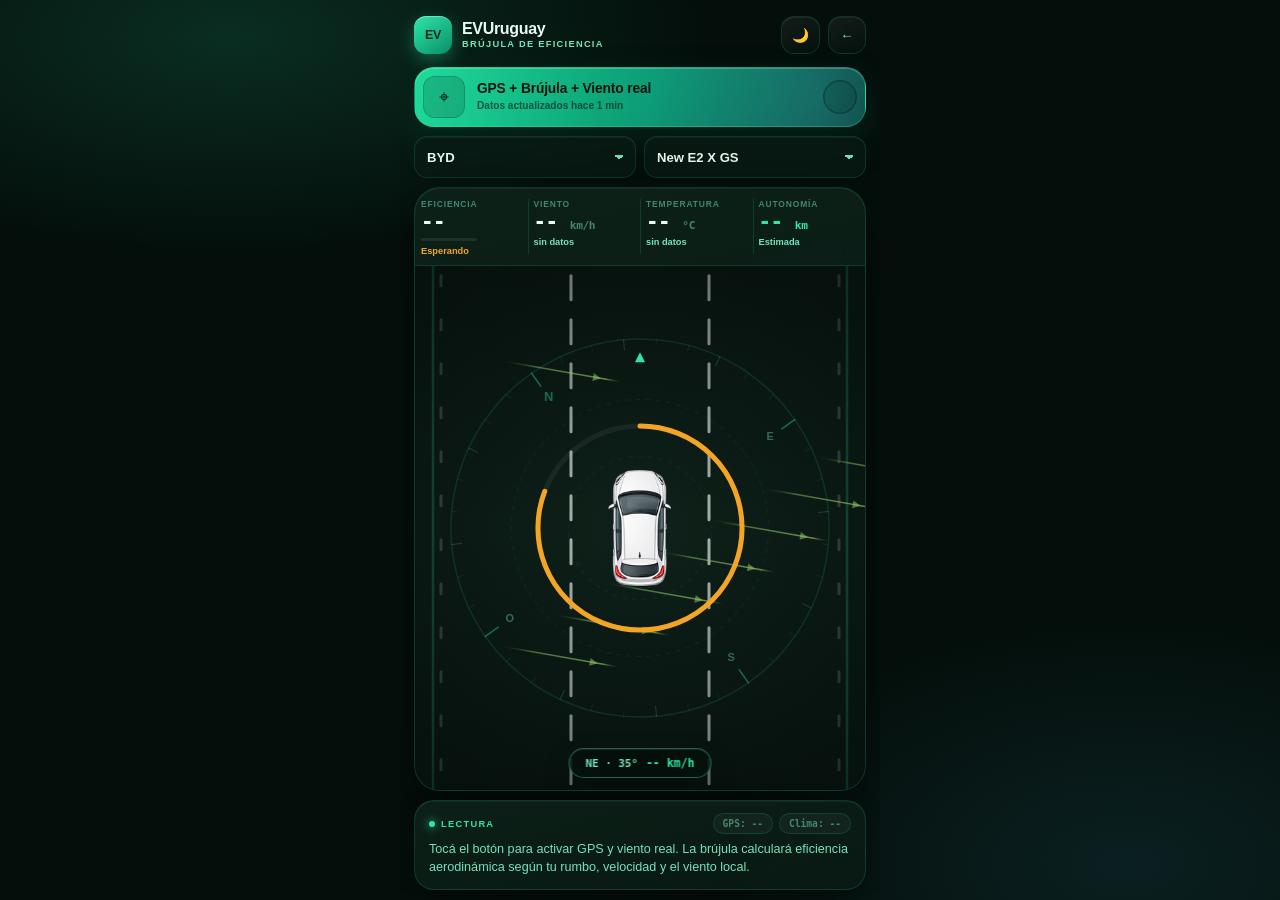
<file: brujula/indexb.html>
<!DOCTYPE html>
<html lang="es" data-theme="dark">
<head>
  <meta charset="UTF-8"/>
  <meta name="viewport" content="width=device-width, initial-scale=1, viewport-fit=cover"/>
  <title>EVUruguay — Brújula EV</title>
  <meta name="theme-color" content="#06120d"/>
  <style>
  /* ══════════════════════════════════════════════════════════════
     TOKENS — instrumento de a bordo: negro verdoso profundo,
     acentos teal (eficiencia) y celeste (viento), numerales en
     monoespaciada tabular como un panel digital de cabina.
     ══════════════════════════════════════════════════════════════ */
  :root{
    --bg:#040f0b;
    --surface:#0a2118;
    --panel:rgba(10,28,21,.72);
    --panel-2:rgba(14,36,27,.85);
    --border:rgba(45,212,167,.16);
    --border-hi:rgba(45,212,167,.46);
    --text:#eafbf3;
    --muted:#74e3bd;
    --dim:rgba(116,227,189,.52);
    --teal:#2ee6ab;
    --green:#17c98a;
    --forest:#0a8f66;
    --amber:#f5a524;
    --red:#fb5a72;
    --blue:#4fc9ff;
    --shadow:0 26px 70px rgba(0,0,0,.5);
    --shadow-sm:0 10px 26px rgba(0,0,0,.32);
    --r-xl:26px;
    --r-lg:20px;
    --r-md:15px;
    --r-sm:11px;
    --font-display:-apple-system,BlinkMacSystemFont,"SF Pro Display","Segoe UI",Inter,sans-serif;
    --font-mono:ui-monospace,"SF Mono","JetBrains Mono","Cascadia Code",Menlo,Consolas,monospace;
  }
  [data-theme=light]{
    --bg:#eef7f2;
    --surface:#ffffff;
    --panel:rgba(255,255,255,.86);
    --panel-2:rgba(255,255,255,.96);
    --border:rgba(6,95,70,.16);
    --border-hi:rgba(6,95,70,.4);
    --text:#0c2118;
    --muted:#0a6b4c;
    --dim:rgba(10,107,76,.5);
    --teal:#0a9268;
    --green:#0a7a55;
    --forest:#0a5f42;
    --amber:#c07a0a;
    --red:#d3324a;
    --blue:#0284c7;
    --shadow:0 20px 46px rgba(6,95,70,.12);
    --shadow-sm:0 8px 20px rgba(6,95,70,.1);
  }

  *{box-sizing:border-box;margin:0;padding:0}
  html,body{height:100%;overflow:hidden;overscroll-behavior:none}
  body{
    background:var(--bg);
    color:var(--text);
    font-family:var(--font-display);
    -webkit-font-smoothing:antialiased;
    text-rendering:optimizeLegibility;
  }
  body::before{
    content:"";
    position:fixed;
    inset:0;
    z-index:0;
    background:
      radial-gradient(ellipse 62% 40% at 18% 4%,rgba(46,230,171,.14),transparent 60%),
      radial-gradient(ellipse 55% 45% at 88% 96%,rgba(79,201,255,.09),transparent 60%),
      var(--bg);
    pointer-events:none;
  }
  ::selection{background:rgba(46,230,171,.3)}

  .app{
    position:relative;
    z-index:1;
    width:100%;
    height:100svh;
    max-width:480px;
    margin:0 auto;
    display:flex;
    flex-direction:column;
    padding:
      calc(12px + env(safe-area-inset-top))
      14px
      calc(10px + env(safe-area-inset-bottom));
    gap:9px;
    overflow:hidden;
  }

  /* ─── topbar ──────────────────────────────────────────────────── */
  .topbar{
    display:flex;
    align-items:center;
    justify-content:space-between;
    gap:8px;
    height:46px;
    flex:0 0 auto;
  }
  .brand{display:flex;align-items:center;gap:10px;text-decoration:none}
  .brand-logo{
    width:38px;height:38px;border-radius:12px;
    background:linear-gradient(140deg,var(--teal) 0%,var(--forest) 100%);
    display:grid;place-items:center;
    font-weight:800;font-size:.78rem;letter-spacing:-.02em;
    color:#022b1c;flex-shrink:0;
    box-shadow:0 6px 18px rgba(46,230,171,.32), inset 0 1px rgba(255,255,255,.35);
  }
  .brand-name{font-size:1rem;font-weight:800;color:var(--text);letter-spacing:-.02em;line-height:1.05}
  .brand-sub{
    font-size:.58rem;font-weight:700;color:var(--muted);
    text-transform:uppercase;letter-spacing:.14em;margin-top:2px;
  }
  .top-right{display:flex;gap:8px;align-items:center}
  .icon-btn{
    height:38px;min-width:38px;padding:0 10px;border-radius:13px;
    border:1px solid var(--border);
    background:linear-gradient(155deg,rgba(255,255,255,.06),rgba(255,255,255,.01));
    color:var(--muted);font-size:.86rem;cursor:pointer;
    display:inline-flex;align-items:center;justify-content:center;
    backdrop-filter:blur(10px);
    box-shadow:inset 0 1px rgba(255,255,255,.06);
    transition:border-color .18s,transform .15s;
    text-decoration:none;
  }
  .icon-btn:active{transform:scale(.94)}

  /* ─── start / engage toggle ──────────────────────────────────── */
  .start-btn{
    flex:0 0 auto;
    width:100%;
    height:60px;
    border:1px solid rgba(46,230,171,.3);
    border-radius:var(--r-lg);
    background:
      radial-gradient(circle at 90% 50%,rgba(79,201,255,.22),transparent 55%),
      linear-gradient(105deg,#1fdb9c 0%,#0a9a71 52%,#063a2b 100%);
    color:#04150f;
    cursor:pointer;
    display:flex;align-items:center;
    padding:0 8px 0 8px;
    gap:12px;
    box-shadow:0 16px 34px rgba(10,60,42,.4), inset 0 1px rgba(255,255,255,.22);
    transition:transform .15s, box-shadow .15s;
    position:relative;
    overflow:hidden;
  }
  .start-btn:active{transform:scale(.985)}
  .start-icon{
    width:42px;height:42px;border-radius:12px;flex:0 0 auto;
    background:rgba(4,21,15,.16);
    display:grid;place-items:center;
    font-size:1.15rem;color:#04150f;
    box-shadow:inset 0 0 0 1px rgba(4,21,15,.18);
  }
  .start-copy{display:flex;flex-direction:column;align-items:flex-start;line-height:1.22;min-width:0}
  .start-title{font-size:.86rem;font-weight:800;letter-spacing:-.01em;color:#04150f}
  .start-sub{font-size:.63rem;font-weight:600;color:rgba(4,21,15,.62);margin-top:2px;white-space:nowrap;overflow:hidden;text-overflow:ellipsis}
  .start-btn::after{
    content:"";
    margin-left:auto;flex:0 0 auto;
    width:34px;height:34px;border-radius:50%;
    background:rgba(4,21,15,.14);
    box-shadow:inset 0 0 0 1.5px rgba(4,21,15,.3);
  }
  .start-btn svg{display:none}

  /* ─── vehicle selects ─────────────────────────────────────────── */
  .controls-row{
    display:grid;
    grid-template-columns:1fr 1fr;
    gap:8px;
    flex:0 0 auto;
  }
  .vehicle-select{
    height:42px;border-radius:13px;
    border:1px solid var(--border);
    background:var(--panel);
    color:var(--text);
    font-family:var(--font-display);
    font-size:.82rem;font-weight:700;
    padding:0 12px;
    backdrop-filter:blur(10px);
    outline:none;cursor:pointer;
    box-shadow:inset 0 1px rgba(255,255,255,.04);
    appearance:none;
    background-image:linear-gradient(45deg,transparent 50%,var(--muted) 50%),linear-gradient(135deg,var(--muted) 50%,transparent 50%);
    background-position:calc(100% - 16px) center,calc(100% - 11px) center;
    background-size:5px 5px,5px 5px;
    background-repeat:no-repeat;
  }
  .mode-btn{
    height:42px;padding:0 14px;border-radius:13px;
    border:1px solid var(--border);background:var(--panel);
    color:var(--muted);font-size:.78rem;font-weight:700;cursor:pointer;
    backdrop-filter:blur(10px);white-space:nowrap;
  }
  .mode-btn.active{background:rgba(46,230,171,.14);color:var(--teal);border-color:var(--border-hi)}
  #csvStatusRow{flex:0 0 auto;min-height:0;display:flex;align-items:center}
  #csvStatusRow .status-badge{font-size:.6rem;padding:4px 10px}

  /* ─── compass card (hero instrument) ─────────────────────────── */
  .compass-card{
    flex:1 1 auto;
    min-height:0;
    border-radius:var(--r-xl);
    background:linear-gradient(165deg,var(--panel-2),var(--panel));
    border:1px solid var(--border);
    box-shadow:var(--shadow), inset 0 1px rgba(255,255,255,.05);
    backdrop-filter:blur(16px);
    overflow:hidden;
    display:flex;
    flex-direction:column;
  }

  .metrics-strip{
    display:grid;
    grid-template-columns:repeat(4,1fr);
    flex:0 0 auto;
    border-bottom:1px solid var(--border);
  }
  .metric{
    padding:11px 6px 9px;
    display:flex;flex-direction:column;gap:3px;
    position:relative;
    min-width:0;
  }
  .metric+.metric::before{
    content:"";position:absolute;left:0;top:14%;bottom:14%;width:1px;
    background:var(--border);
  }
  .metric-label{
    font-size:.53rem;font-weight:800;text-transform:uppercase;
    letter-spacing:.1em;color:var(--dim);
  }
  .metric-value{
    font-family:var(--font-mono);
    font-variant-numeric:tabular-nums;
    font-size:1.3rem;font-weight:700;letter-spacing:-.02em;line-height:1.05;
    color:var(--text);
    transition:color .3s;
    overflow:hidden;text-overflow:ellipsis;white-space:nowrap;
  }
  .metric-value.good{color:var(--teal)}
  .metric-value.warn{color:var(--amber)}
  .metric-value.bad{color:var(--red)}
  .metric-sub{
    font-size:.58rem;font-weight:600;color:var(--muted);
    white-space:nowrap;overflow:hidden;text-overflow:ellipsis;
  }
  .metric-sub.good{color:var(--green)}
  .metric-sub.warn{color:var(--amber)}
  .metric-sub.bad{color:var(--red)}
  .eff-progress{
    width:100%;max-width:56px;height:3px;border-radius:999px;
    background:rgba(255,255,255,.08);overflow:hidden;margin:1px 0 2px;
  }
  .eff-progress-fill{
    display:block;height:100%;border-radius:inherit;
    background:linear-gradient(90deg,var(--amber),var(--teal));
    transition:width .4s ease;
  }

  /* compass canvas area — the signature instrument dial */
  .compass-wrap{
    flex:1 1 auto;
    min-height:120px;
    position:relative;
    background:
      radial-gradient(circle at 50% 46%,rgba(46,230,171,.07),transparent 55%),
      radial-gradient(rgba(46,230,171,.09) 1px,transparent 1px);
    background-size:auto,16px 16px;
  }
  canvas#compassCanvas{position:absolute;inset:0;width:100%;height:100%}

  .heading-pill{
    position:absolute;
    bottom:12px;left:50%;transform:translateX(-50%);
    display:inline-flex;align-items:center;gap:8px;
    padding:7px 16px;border-radius:999px;
    border:1px solid var(--border-hi);
    background:rgba(4,15,11,.7);
    backdrop-filter:blur(12px);
    box-shadow:0 10px 24px rgba(0,0,0,.35), inset 0 1px rgba(255,255,255,.08);
    white-space:nowrap;pointer-events:none;
  }
  [data-theme=light] .heading-pill{background:rgba(255,255,255,.86)}
  .heading-pill span{font-size:.68rem;font-weight:700;color:var(--muted);font-family:var(--font-mono)}
  .heading-pill strong{
    font-family:var(--font-mono);font-variant-numeric:tabular-nums;
    color:var(--teal);font-weight:700;font-size:.72rem;
  }

  /* ─── readout ─────────────────────────────────────────────────── */
  .readout{
    flex:0 0 auto;
    border-radius:var(--r-lg);
    background:linear-gradient(165deg,var(--panel-2),var(--panel));
    border:1px solid var(--border);
    box-shadow:var(--shadow-sm), inset 0 1px rgba(255,255,255,.05);
    backdrop-filter:blur(14px);
    padding:12px 14px;
    display:flex;flex-direction:column;gap:7px;
  }
  .readout-head{display:flex;align-items:center;justify-content:space-between;gap:8px}
  .readout-label{
    font-size:.58rem;font-weight:800;text-transform:uppercase;
    letter-spacing:.14em;color:var(--teal);
    display:flex;align-items:center;gap:6px;
  }
  .readout-label::before{content:"";width:6px;height:6px;border-radius:50%;background:var(--teal);box-shadow:0 0 8px var(--teal)}
  .readout-status{display:flex;gap:6px}
  .status-badge{
    font-size:.6rem;font-weight:700;padding:4px 9px;border-radius:999px;
    background:rgba(255,255,255,.04);color:var(--dim);
    border:1px solid var(--border);
    font-family:var(--font-mono);
  }
  .status-badge.ok{background:rgba(46,230,171,.13);color:var(--teal);border-color:rgba(46,230,171,.32)}
  .status-badge.warn{background:rgba(245,165,36,.12);color:var(--amber);border-color:rgba(245,165,36,.32)}
  .readout-text{font-size:.79rem;line-height:1.42;color:var(--muted);font-weight:500}

  /* ─── custom panel (kept for state compatibility, unused in UI) ── */
  .custom-panel{display:none}

  /* ─── toast ───────────────────────────────────────────────────── */
  .toast{
    position:fixed;left:50%;bottom:calc(16px + env(safe-area-inset-bottom));
    transform:translateX(-50%) translateY(10px);
    width:min(420px,calc(100% - 28px));
    padding:12px 18px;border-radius:14px;
    background:linear-gradient(135deg,var(--teal),var(--forest));
    color:#04150f;font-size:.78rem;font-weight:700;text-align:center;
    opacity:0;pointer-events:none;
    transition:opacity .22s, transform .22s;
    z-index:100;
    box-shadow:0 16px 40px rgba(0,0,0,.35);
  }
  .toast.show{opacity:1;transform:translateX(-50%) translateY(0)}

  /* ─── hidden manual-state inputs (GPS/custom compatibility) ───── */
  .manual-inputs-hidden{display:none!important}

  /* ─── compact-height fallback ─────────────────────────────────── */
  @media(max-height:700px){
    .app{gap:7px}
    .topbar{height:40px}
    .start-btn{height:52px}
    .start-icon{width:36px;height:36px;font-size:1rem}
    .start-title{font-size:.8rem}
    .start-sub{font-size:.58rem}
    .vehicle-select,.mode-btn{height:38px}
    .metric{padding:8px 6px 7px}
    .metric-value{font-size:1.1rem}
    .compass-wrap{min-height:100px}
    .readout{padding:10px 12px}
    .readout-text{font-size:.74rem}
  }
  @media(max-height:620px){
    .readout-text{display:none}
    .heading-pill{bottom:8px;padding:5px 12px}
  }
  @media(max-width:360px){
    .metric-value{font-size:1.08rem}
    .metric-label{font-size:.5rem}
    .start-sub{display:none}
  }
</style>
</head>
<body>
<div class="app">

  <!-- topbar -->
  <header class="topbar">
    <a class="brand" href="https://evuruguay.com">
      <div class="brand-logo">EV</div>
      <div>
        <div class="brand-name">EVUruguay</div>
        <div class="brand-sub">Brújula de eficiencia</div>
      </div>
    </a>
    <div class="top-right">
      <button class="icon-btn" id="themeBtn" type="button" aria-label="Tema">🌙</button>
      <a class="icon-btn" href="https://evuruguay.com" aria-label="Volver">←</a>
    </div>
  </header>

  <!-- start -->
  <button class="start-btn" id="startBtn" type="button">
    <span class="start-icon">⌖</span>
    <span class="start-copy">
      <span class="start-title">GPS + Brújula + Viento real</span>
      <span class="start-sub" id="startSub">Datos actualizados hace 1 min</span>
    </span>
  </button>

  <!-- vehicle + mode -->
  <div class="controls-row vehicle-row">
    <select id="marcaSelect" class="vehicle-select" aria-label="Marca">
      <option value="">Cargando...</option>
    </select>
    <select id="modeloSelect" class="vehicle-select" aria-label="Modelo">
      <option value="">Modelo</option>
    </select>
  </div>
  <div id="csvStatusRow" style="min-height:18px;display:flex;align-items:center">
    <span class="status-badge" id="csvStatus" style="font-size:.58rem;padding:2px 8px">Cargando vehículos…</span>
  </div>

  <!-- compass card -->
  <div class="compass-card">
    <!-- metrics strip -->
    <div class="metrics-strip">
      <div class="metric">
        <div class="metric-label">Eficiencia</div>
        <div class="metric-value" id="effValue">--%</div>
        <div class="eff-progress"><span class="eff-progress-fill" id="effProgress"></span></div>
        <div class="metric-sub" id="effLabel">Esperando</div>
      </div>
      <div class="metric">
        <div class="metric-label">Viento</div>
        <div class="metric-value" id="windValue">-- <span style="font-size:.7rem;font-weight:600;color:var(--dim)">km/h</span></div>
        <div class="metric-sub" id="windLabel">sin datos</div>
      </div>
      <div class="metric">
        <div class="metric-label">Temperatura</div>
        <div class="metric-value" id="tempValue">-- <span style="font-size:.7rem;font-weight:600;color:var(--dim)">°C</span></div>
        <div class="metric-sub" id="tempLabel">sin datos</div>
      </div>
      <div class="metric">
        <div class="metric-label">Autonomía</div>
        <div class="metric-value good" id="autonomyValue">-- <span style="font-size:.7rem;font-weight:700;color:var(--teal)">km</span></div>
        <div class="metric-sub" id="autonomyLabel">Estimada</div>
      </div>
    </div>

    <!-- canvas compass -->
    <div class="compass-wrap">
      <canvas id="compassCanvas"></canvas>
      <div class="heading-pill">
        <span id="headingHuman">Norte · 0°</span>
        <strong id="speedHuman">-- km/h</strong>
      </div>
    </div>
  </div>

  <!-- readout -->
  <div class="readout">
    <div class="readout-head">
      <span class="readout-label">Lectura</span>
      <div class="readout-status">
        <span class="status-badge" id="gpsStatus">GPS: --</span>
        <span class="status-badge" id="weatherStatus">Clima: --</span>
      </div>
    </div>
    <div class="readout-text" id="explanation">Tocá el botón de arriba para activar GPS y viento real. Se calcularán rumbo, velocidad y eficiencia aerodinámica en tiempo real.</div>
  </div>

  <!-- hidden state controls retained for GPS/custom state compatibility; no manual sliders exposed -->
  <div class="manual-inputs-hidden" aria-hidden="true">
    <input id="carHeading" type="hidden" value="35"/>
    <input id="windDirection" type="hidden" value="225"/>
    <input id="windSpeed" type="hidden" value="28"/>
    <input id="carSpeed" type="hidden" value="80"/>
    <b id="carHeadingVal">35</b><b id="windDirectionVal">225</b><b id="windSpeedVal">28</b><b id="carSpeedVal">80</b>
  </div>

</div><!-- .app -->

<div class="toast" id="toast"></div>

<script>
// ─── helpers ─────────────────────────────────────────────────────────────
const $=id=>document.getElementById(id);
const carHeadingEl=$("carHeading"),windDirEl=$("windDirection"),windSpeedEl=$("windSpeed"),carSpeedEl=$("carSpeed");

function normDeg(d){return((d%360)+360)%360}
function shortAngle(a,b){let d=Math.abs(normDeg(a)-normDeg(b))%360;return d>180?360-d:d}
function toCardinal(deg){return["N","NE","E","SE","S","SO","O","NO"][Math.round(normDeg(deg)/45)%8]}
function bearingBetween(la1,lo1,la2,lo2){
  const r=d=>d*Math.PI/180,D=r=>r*180/Math.PI;
  const y=Math.sin(r(lo2-lo1))*Math.cos(r(la2)),x=Math.cos(r(la1))*Math.sin(r(la2))-Math.sin(r(la1))*Math.cos(r(la2))*Math.cos(r(lo2-lo1));
  return normDeg(D(Math.atan2(y,x)));
}
function distMeters(la1,lo1,la2,lo2){
  const R=6371000,r=d=>d*Math.PI/180,dLa=r(la2-la1),dLo=r(lo2-lo1);
  const a=Math.sin(dLa/2)**2+Math.cos(r(la1))*Math.cos(r(la2))*Math.sin(dLo/2)**2;
  return 2*R*Math.atan2(Math.sqrt(a),Math.sqrt(1-a));
}
function showToast(msg){
  const t=$("toast");t.textContent=msg;t.classList.add("show");
  setTimeout(()=>t.classList.remove("show"),3800);
}

// ─── wake lock (evita que la pantalla se bloquee mientras se usa) ────────
let wakeLock=null;
async function requestWakeLock(){
  if(!("wakeLock" in navigator))return; // no soportado: se ignora en silencio
  try{
    wakeLock=await navigator.wakeLock.request("screen");
    wakeLock.addEventListener("release",()=>{ wakeLock=null; });
  }catch(e){
    wakeLock=null; // permiso denegado o pestaña no visible; se reintenta luego
  }
}
function releaseWakeLock(){
  if(wakeLock){ wakeLock.release().catch(()=>{}); wakeLock=null; }
}
// El navegador libera el wake lock automáticamente al cambiar de pestaña;
// lo volvemos a pedir apenas la página vuelve a estar visible, sólo si el
// tracking sigue activo.
document.addEventListener("visibilitychange",()=>{
  if(document.visibilityState==="visible" && (hasGps||customMode) && !wakeLock){
    requestWakeLock();
  }
});

// ─── state ────────────────────────────────────────────────────────────────
let watchId=null,lastPos=null,lastWeatherAt=0;
let customMode=false,hasGps=false,hasWeather=false;
let currentTemp=null,deviceHeading=null,hasCompass=false;
let lastLat=null,lastLon=null;

// Internal state (used for canvas draw and computation)
let state={heading:35,windFrom:225,windKmh:0,speedKmh:0,vehicle:"suv"};

// ─── vehicle images ───────────────────────────────────────────────────────
const vehicleImgSrc={
  hatch:"assets/vehiculos/hatchback_top_view_200x200.png",
  sedan:"assets/vehiculos/sedan_top_view_200x200.png",
  suv:  "assets/vehiculos/suv_top_view_200x200.png",
  pickup:"assets/vehiculos/pickup_top_view_200x200.png"
};
const vehicleImgSize={
  hatch:{w:132,h:132},sedan:{w:136,h:136},suv:{w:142,h:142},pickup:{w:148,h:148}
};
let vehicleImg=new Image();
function loadVehicleImg(key){
  state._bodyType = key || "suv";
  const img=new Image();
  img.onload=()=>{vehicleImg=img};
  img.onerror=()=>{vehicleImg=null};
  img.src=vehicleImgSrc[key]||vehicleImgSrc.suv;
}
loadVehicleImg("suv");

// ─── vehicle data (loaded from CSV) ──────────────────────────────────────
let vehiculosDB = []; // [{marca, modelo, bateria_kwh, wltp_km}]
let vehiculoActual = null; // vehículo seleccionado

function parseCSV(text){
  const lines = text.trim().split(/\r?\n/).filter(l => l.trim() !== '');
  if(lines.length < 2) return [];
  const headers = lines[0].split(',').map(h => h.trim().toLowerCase());
  return lines.slice(1).map(line => {
    const parts = line.split(',');
    const obj = {};
    headers.forEach((h, i) => { obj[h] = (parts[i] || '').trim(); });
    return obj;
  }).filter(r => r.marca && r.marca !== '' && r.modelo && r.modelo !== '');
}

async function loadVehiculos(){
  const statusEl = $("csvStatus");
  const rowEl    = $("csvStatusRow");

  // Try XHR first (works on file:// in some browsers), then fetch
  function xhrGet(url){
    return new Promise((resolve, reject)=>{
      const x = new XMLHttpRequest();
      x.open("GET", url);
      x.onload  = ()=> x.status < 400 ? resolve(x.responseText) : reject(new Error("XHR HTTP "+x.status));
      x.onerror = ()=> reject(new Error("XHR network error"));
      x.send();
    });
  }

  async function getText(url){
    // Try XHR first, then fetch as fallback
    try{ return await xhrGet(url); }
    catch(e1){
      const res = await fetch(url, {cache:"no-store"});
      if(!res.ok) throw new Error("HTTP "+res.status);
      return await res.text();
    }
  }

  try{
    if(statusEl) statusEl.textContent = "Cargando vehículos…";
    const text = await getText('/vehiculos.csv');
    vehiculosDB = parseCSV(text);
    if(vehiculosDB.length === 0) throw new Error("CSV vacío o sin filas válidas");
    if(rowEl) rowEl.remove();
    buildMarcaSelect();
  }catch(e){
    console.warn("vehiculos.csv:", e.message);
    if(statusEl){
      statusEl.textContent = "⚠️ vehiculos.csv no cargó: "+e.message;
      statusEl.className = "status-badge warn";
    }
    vehiculoActual = {bateria_kwh:60, wltp_km:400};
    $("marcaSelect").innerHTML = '<option>Sin datos</option>';
    $("modeloSelect").innerHTML = '<option>—</option>';
    updateUI();
  }
}

function buildMarcaSelect(){
  const marcas = [...new Set(vehiculosDB.map(v=>v.marca))].sort();
  const sel = $('marcaSelect');
  sel.innerHTML = '<option value="">— Marca —</option>' +
    marcas.map(m=>`<option value="${m}">${m}</option>`).join('');
  // Default a BYD si existe
  const defaultMarca = marcas.includes('BYD') ? 'BYD' : marcas[0];
  if(defaultMarca){ sel.value = defaultMarca; buildModeloSelect(defaultMarca); }
}

function buildModeloSelect(marca){
  const modelos = vehiculosDB.filter(v=>v.marca===marca);
  const sel = $('modeloSelect');
  sel.innerHTML = modelos.map(v=>`<option value="${v.modelo}">${v.modelo}</option>`).join('');
  // Pick first
  if(modelos.length>0){
    vehiculoActual = modelos[0];
    state.vehiculoKey = marca+'|'+modelos[0].modelo;
    loadVehicleImg(modelos[0].tipo || guessBodyType(modelos[0].modelo, marca));
    updateUI();
  }
}

function guessBodyType(modelo, marca){
  const m = (modelo+' '+marca).toLowerCase();
  if(/deliver|sprinter|tunland|wonder box|toano|e-toano|cargo van|van|minibus|cabina/i.test(m)) return 'pickup';
  if(/pick.?up|terron|ridder|foton e wonder pick|hilux|ranger/i.test(m)) return 'pickup';
  if(/suv|4x4|crossover|song|yuan|ev5|g6|g9|sealion|tang|aion v|captiva|equinox|blazer|euniq|countryman|c11|c16|c10|s7|b10|hyptec|horizon|zeekr x|zeekr 7|aion ut|leapmotor b|leapmotor c|geely ex5|geely geometry c|lynk|omoda|chery eq7|jaecoo|smart #1|smart #3|jeep|riddara|gac|jmev gse|dongfeng mage|fiat 600|geely ex5/i.test(m)) return 'suv';
  if(/seal$|seal 4wd|eqe|eqs|eqa|eqb|i4|i5|i7|zeekr 001|deepal s5|gac aion es/i.test(m)) return 'sedan';
  return 'hatch';
}

// ─── physics ───────────────────────────────────────────────────────────
function calcImpact(heading, windFrom, windKmh, speedKmh, bateriaKwhOverride, wltpKmOverride){
  /*
    Cálculo EVUruguay v2 (corregido):
    1) Parte de la autonomía WLTP del vehículo.
    2) Separa la penalización real-vs-WLTP a esa velocidad en dos partes:
       - un "overhead" FIJO (accesorios, clima, manejo real) que NO depende del viento.
       - un componente AERODINÁMICO, que sí depende del viento y escala con
         el cuadrado de la velocidad relativa del aire (v_aire²), como la física real.
    3) Con viento de cola fuerte, v_aire cae bastante por debajo de la velocidad del
       auto, así que el componente aerodinámico se reduce y la eficiencia PUEDE
       superar el 100% de verdad (no hay techo artificial).
       Con viento de frente fuerte, v_aire sube por encima de la velocidad del auto,
       el componente aerodinámico crece sin techo y la eficiencia cae en consecuencia.
  */

  const bateriaParam = Number(bateriaKwhOverride);
  const wltpParam = Number(wltpKmOverride);
  const bateriaCsv = vehiculoActual ? Number(vehiculoActual.bateria_kwh) : NaN;
  const wltpCsv = vehiculoActual ? Number(vehiculoActual.wltp_km) : NaN;

  const bateria = bateriaParam > 0 ? bateriaParam : (bateriaCsv > 0 ? bateriaCsv : 60);
  const wltp_km = wltpParam > 0 ? wltpParam : (wltpCsv > 0 ? wltpCsv : 400);

  const speed = Math.max(0, Number(speedKmh) || 0);
  const wind = Math.max(0, Number(windKmh) || 0);
  const carHeading = normDeg(Number(heading) || 0);
  const windFromDeg = normDeg(Number(windFrom) || 0);
  const windTo = normDeg(windFromDeg + 180);

  const consumoWltp100 = bateria > 0 && wltp_km > 0 ? (bateria / wltp_km) * 100 : 15;

  // Penalización real-vs-WLTP a esa velocidad, de referencia (sin viento).
  function speedPenaltyPercent(v){
    if(v < 50) return 5;
    if(v < 90) return 10;
    if(v < 100) return 15;
    if(v < 110) return 20;
    if(v < 120) return 25;
    if(v < 130) return 30;
    if(v < 135) return 35;
    if(v < 140) return 40;
    if(v < 145) return 45;
    return 50;
  }

  // Parte fija (no aerodinámica) del overhead: clima, accesorios, manejo real.
  // El resto de la penalización de velocidad SÍ es aerodinámico y por lo tanto
  // depende del viento.
  const FLAT_OVERHEAD_PCT = 5;
  function aeroOverheadPercent(v){
    return Math.max(0, speedPenaltyPercent(v) - FLAT_OVERHEAD_PCT);
  }

  const absRel = shortAngle(carHeading, windTo);
  let relText;
  if(absRel < 30)       relText = "Viento de cola";
  else if(absRel < 75)  relText = "Cola lateral";
  else if(absRel < 115) relText = "Viento lateral";
  else if(absRel < 150) relText = "Frontal oblicuo";
  else                  relText = "Viento frontal";

  // Sin velocidad útil, no forzamos cálculo aerodinámico.
  if(speed < 5){
    return {
      consumoEst: consumoWltp100,
      autonomiaEst: Math.round(wltp_km),
      vAirKmh: 0,
      efficiency: 100,
      impact: 0,
      relText,
      windTo,
      consumDelta: 0,
      autonomiaKm: Math.round(wltp_km),
      wltpKm: wltp_km
    };
  }

  // Componente del viento sobre el eje de marcha.
  // Positivo = viento de cola; negativo = viento frontal.
  const delta = ((windTo - carHeading + 540) % 360) - 180;
  const tailwindComponent = wind * Math.cos(delta * Math.PI / 180);

  // Velocidad relativa del aire contra el vehículo (no se clampea hacia arriba;
  // sólo se evita que sea negativa).
  const vAirKmh = Math.max(0, speed - tailwindComponent);

  // Factor aerodinámico: proporcional a (v_aire / v_auto)^2, física real de arrastre.
  const aeroRatio = speed > 0 ? (vAirKmh / speed) : 1;
  const aeroFactor = aeroRatio * aeroRatio; // <1 con cola fuerte, >1 con frente fuerte

  // Factor total de consumo respecto al WLTP puro:
  // 1 (base WLTP) + overhead fijo + overhead aerodinámico ajustado por el viento.
  const totalFactor = 1
    + (FLAT_OVERHEAD_PCT / 100)
    + (aeroOverheadPercent(speed) / 100) * aeroFactor;

  const autonomiaEst = Math.round(wltp_km / totalFactor);
  const consumoEst = consumoWltp100 * totalFactor;

  // Eficiencia: porcentaje de autonomía estimada contra WLTP.
  const efficiency = Math.round((1 / totalFactor) * 100);
  const consumDelta = (totalFactor - 1) * 100;

  return {
    consumoEst,
    autonomiaEst,
    vAirKmh,
    efficiency,
    impact: efficiency - 100,
    relText,
    windTo,
    consumDelta,
    autonomiaKm: autonomiaEst,
    wltpKm: wltp_km,
    basePenalty: speedPenaltyPercent(speed)
  };
}

function calcThermal(temp){
  if(!Number.isFinite(temp))return{score:null,label:"sin temp.",cls:"warn"};
  if(temp>=18&&temp<=28) return{score:100,label:"Temp. óptima",cls:"good"};
  if(temp>=12&&temp<18)  return{score:96, label:"Leve frío",cls:"warn"};
  if(temp>=5&&temp<12)   return{score:91, label:"Frío mod.",cls:"warn"};
  if(temp>=0&&temp<5)    return{score:86, label:"Frío",cls:"bad"};
  if(temp<0)             return{score:78, label:"Frío ext.",cls:"bad"};
  if(temp>28&&temp<=34)  return{score:96, label:"Calor leve",cls:"warn"};
  if(temp>34&&temp<=40)  return{score:90, label:"Calor",cls:"warn"};
  return{score:84,label:"Calor ext.",cls:"bad"};
}

// ─── canvas compass ────────────────────────────────────────────────────────
const canvas=$("compassCanvas");
const ctx=canvas.getContext("2d");
let animId=null;
let windAnimOffset=0;
let roadOffset=0; // fase de scroll de la carretera, avanza con la velocidad

function resize(){
  const wrap=canvas.parentElement;
  const w=wrap.clientWidth,h=wrap.clientHeight;
  const dpr=window.devicePixelRatio||1;
  canvas.width=w*dpr;
  canvas.height=h*dpr;
  canvas.style.width=w+"px";
  canvas.style.height=h+"px";
  ctx.scale(dpr,dpr);
}

function getColors(){
  const s=getComputedStyle(document.documentElement);
  return{
    teal:s.getPropertyValue("--teal").trim()||"#34d399",
    muted:s.getPropertyValue("--muted").trim()||"#6ee7b7",
    dim:s.getPropertyValue("--dim").trim()||"rgba(110,231,183,.5)",
    text:s.getPropertyValue("--text").trim()||"#dff5eb",
    amber:s.getPropertyValue("--amber").trim()||"#f59e0b",
    red:s.getPropertyValue("--red").trim()||"#f43f5e",
    bg:s.getPropertyValue("--surface").trim()||"#0d2018",
    forest:s.getPropertyValue("--forest").trim()||"#059669",
  };
}

// Color del viento según su intensidad: azul (calma) → teal → ámbar → rojo (fuerte).
function windColorForSpeed(kmh){
  const stops=[
    {t:0,  c:[79,201,255]},  // calma — azul
    {t:18, c:[46,230,171]},  // moderado — teal (color de marca)
    {t:38, c:[245,165,36]},  // fuerte — ámbar
    {t:60, c:[251,90,114]},  // muy fuerte — rojo
  ];
  const v=Math.max(0,Math.min(60,kmh));
  for(let i=0;i<stops.length-1;i++){
    const a=stops[i],b=stops[i+1];
    if(v>=a.t&&v<=b.t){
      const f=(v-a.t)/(b.t-a.t);
      return[
        Math.round(a.c[0]+(b.c[0]-a.c[0])*f),
        Math.round(a.c[1]+(b.c[1]-a.c[1])*f),
        Math.round(a.c[2]+(b.c[2]-a.c[2])*f),
      ];
    }
  }
  return stops[stops.length-1].c;
}

// Carretera de fondo: vista cenital tipo "juego de autos", con carriles que
// se desplazan hacia abajo en función de la velocidad real (roadOffset).
// Se dibuja SIN rotar (el auto siempre apunta arriba, así que la ruta bajo
// él siempre es "recta hacia adelante"), por eso va antes del bloque rotado
// de la rosa.
function drawRoad(w,h,cx,cy,R,isDark){
  // Ancho de ruta atado al ancho real del canvas (no al radio de la rosa),
  // para que los 3 carriles sean lo bastante anchos y el auto quede
  // cómodo en el carril central sin pisar las líneas.
  const roadHalfW=Math.min(w*0.46,R*1.15);
  const left=cx-roadHalfW,right=cx+roadHalfW;

  // asfalto
  const asphaltGrad=ctx.createLinearGradient(0,0,0,h);
  if(isDark){
    asphaltGrad.addColorStop(0,"#0b1a15");
    asphaltGrad.addColorStop(.5,"#0e2019");
    asphaltGrad.addColorStop(1,"#0b1a15");
  }else{
    asphaltGrad.addColorStop(0,"#33403a");
    asphaltGrad.addColorStop(.5,"#3c4a43");
    asphaltGrad.addColorStop(1,"#33403a");
  }
  ctx.fillStyle=asphaltGrad;
  ctx.fillRect(0,0,w,h);

  // banquinas (borde de ruta) con leve acento de marca
  ctx.strokeStyle=isDark?"rgba(46,230,171,.28)":"rgba(255,255,255,.35)";
  ctx.lineWidth=2.5;
  ctx.beginPath();ctx.moveTo(left,0);ctx.lineTo(left,h);ctx.stroke();
  ctx.beginPath();ctx.moveTo(right,0);ctx.lineTo(right,h);ctx.stroke();

  // 3 carriles: el vehículo va centrado en el carril del medio,
  // con una línea discontinua divisoria a cada lado (no una sola
  // línea partiendo el auto al medio).
  const laneW=(roadHalfW*2)/3;
  const lane1X=left+laneW;    // divisoria carril izq. / carril central
  const lane2X=left+laneW*2;  // divisoria carril central / carril der.

  const dashLen=24,gapLen=20,period=dashLen+gapLen;
  const phase=((roadOffset%period)+period)%period;
  ctx.strokeStyle="rgba(238,247,238,.7)";
  ctx.lineWidth=3;
  ctx.lineCap="round";
  ctx.setLineDash([dashLen,gapLen]);
  ctx.lineDashOffset=-phase;
  [lane1X,lane2X].forEach(x=>{
    ctx.beginPath();
    ctx.moveTo(x,-period);
    ctx.lineTo(x,h+period);
    ctx.stroke();
  });
  ctx.setLineDash([]);

  // marcas cortas en las banquinas (rumble strip), también animadas
  const tickLen=10,tickGap=34,tickPeriod=tickLen+tickGap;
  const tPhase=((roadOffset%tickPeriod)+tickPeriod)%tickPeriod;
  ctx.strokeStyle=isDark?"rgba(238,247,238,.22)":"rgba(255,255,255,.3)";
  ctx.lineWidth=3;
  ctx.setLineDash([tickLen,tickGap]);
  ctx.lineDashOffset=-tPhase;
  [left+8,right-8].forEach(x=>{
    ctx.beginPath();
    ctx.moveTo(x,-tickPeriod);
    ctx.lineTo(x,h+tickPeriod);
    ctx.stroke();
  });
  ctx.setLineDash([]);

  // viñeta suave para integrar la ruta con el resto del panel
  const vignette=ctx.createRadialGradient(cx,cy,R*0.2,cx,cy,Math.max(w,h)*0.72);
  vignette.addColorStop(0,"rgba(0,0,0,0)");
  vignette.addColorStop(1,isDark?"rgba(2,8,6,.55)":"rgba(10,20,16,.18)");
  ctx.fillStyle=vignette;
  ctx.fillRect(0,0,w,h);
}

function drawCompass(heading,windFrom,windKmh,speedKmh){
  const w=canvas.clientWidth,h=canvas.clientHeight;
  if(w===0||h===0)return;
  ctx.clearRect(0,0,w,h);

  const cx=w/2,cy=h/2;
  const R=Math.min(w,h)*0.42;
  const C=getColors();
  const isDark=document.documentElement.getAttribute("data-theme")==="dark";

  // ─────────────────────────────────────────────────────────────────
  // LÓGICA: el vehículo siempre apunta hacia ARRIBA (hacia la pantalla).
  // La ROSA (ticks, cardinales, viento) GIRA el ángulo -heading para
  // que el norte quede en la posición que le corresponde respecto al auto.
  // Así: si el auto va al norte → la N queda arriba.
  //       si el auto va al este  → la N queda a la izquierda.
  // ─────────────────────────────────────────────────────────────────
  const roseAngle = -heading * Math.PI / 180; // rotación de la rosa

  // ── FONDO FIJO: carretera animada (scroll ligado a la velocidad real) ──
  drawRoad(w,h,cx,cy,R,isDark);

  // ── BLOQUE ROTADO: todo lo que pertenece a la rosa, ahora como
  //    referencia tipo "marca de agua" sobre la carretera ──
  ctx.save();
  ctx.translate(cx,cy);
  ctx.rotate(roseAngle);
  ctx.globalAlpha=0.4; // marca de agua: la rosa queda de referencia, no protagonista

  // outer ring (círculo, no se ve diferente rotado pero lo mantenemos en bloque)
  ctx.beginPath();
  ctx.arc(0,0,R,0,Math.PI*2);
  ctx.strokeStyle=isDark?"rgba(52,211,153,.35)":"rgba(5,150,105,.3)";
  ctx.lineWidth=1.5;
  ctx.stroke();

  // inner rings dashed
  [.68,.38].forEach(f=>{
    ctx.beginPath();
    ctx.arc(0,0,R*f,0,Math.PI*2);
    ctx.setLineDash([4,6]);
    ctx.strokeStyle=isDark?"rgba(52,211,153,.2)":"rgba(5,150,105,.22)";
    ctx.lineWidth=1;
    ctx.stroke();
    ctx.setLineDash([]);
  });

  // ticks de grados (rotan con la rosa)
  for(let i=0;i<360;i+=10){
    const major=i%90===0;
    const mid=i%30===0;
    const a=(i-90)*Math.PI/180; // 0° = N = arriba en coordenadas de la rosa
    const r1=major?R-16:mid?R-10:R-6;
    ctx.beginPath();
    ctx.moveTo(Math.cos(a)*r1,Math.sin(a)*r1);
    ctx.lineTo(Math.cos(a)*R,Math.sin(a)*R);
    ctx.strokeStyle=major?C.teal:mid?C.dim:"rgba(52,211,153,.28)";
    ctx.lineWidth=major?1.5:1;
    ctx.stroke();
  }

  // cardinales (rotan con la rosa — así N va a donde corresponde)
  [["N",0],["E",90],["S",180],["O",270]].forEach(([lbl,deg])=>{
    const a=(deg-90)*Math.PI/180;
    const rL=R-30;
    ctx.save();
    ctx.translate(Math.cos(a)*rL,Math.sin(a)*rL);
    ctx.rotate(-roseAngle); // contra-rotar el texto para que siempre sea legible
    ctx.font=`700 ${lbl==="N"?13:11}px -apple-system,sans-serif`;
    ctx.fillStyle=lbl==="N"?C.teal:C.muted;
    ctx.textAlign="center";
    ctx.textBaseline="middle";
    ctx.fillText(lbl,0,0);
    ctx.restore();
  });

  ctx.globalAlpha=1; // a partir de acá el viento vuelve a full opacidad

  // ── viento (dentro del bloque rotado de la rosa) ──
  if(windKmh>1){
    // Las líneas de viento pertenecen a la rosa, por eso NO compensan el heading.
    // Como todo este bloque ya está rotado por roseAngle=-heading, usar sólo windTo
    // hace que el viento acompañe visualmente el giro de la brújula y quede relativo
    // al vehículo (que siempre apunta hacia arriba en pantalla).
    const windTo=normDeg(windFrom+180);
    const windCanvasAngle=(windTo - 90)*Math.PI/180;

    ctx.save();
    ctx.rotate(windCanvasAngle);

    const count=Math.min(20,Math.max(6,Math.round(windKmh/3.5)));
    const alpha=Math.min(.75,windKmh/60+.2);
    windAnimOffset=(windAnimOffset+windKmh/2000)%1;

    // color dinámico según la potencia del viento: azul (calma) → rojo (fuerte)
    const wc=windColorForSpeed(windKmh).join(",");

    for(let i=0;i<count;i++){
      const spread=R*.85;
      const xOff=(((i+.5)/count)-.5)*spread*2;
      if(Math.abs(xOff)>R*.88)continue;
      const phase=((i/count)+windAnimOffset)%1;
      const lineLen=R*(.45+windKmh/120);
      const startY=-R*.98+(phase*R*1.96);

      const g=ctx.createLinearGradient(xOff,startY,xOff,startY+lineLen);
      g.addColorStop(0,"transparent");
      g.addColorStop(.3,`rgba(${wc},${alpha*.7})`);
      g.addColorStop(.85,`rgba(${wc},${alpha})`);
      g.addColorStop(1,"transparent");
      ctx.beginPath();
      ctx.moveTo(xOff,startY);
      ctx.lineTo(xOff,startY+lineLen);
      ctx.strokeStyle=g;
      ctx.lineWidth=windKmh>30?2:1.5;
      ctx.stroke();

      const ay=startY+lineLen*.75;
      ctx.beginPath();
      ctx.moveTo(xOff,ay+8);
      ctx.lineTo(xOff-4,ay);
      ctx.lineTo(xOff+4,ay);
      ctx.closePath();
      ctx.fillStyle=`rgba(${wc},${alpha*.8})`;
      ctx.fill();
    }
    ctx.restore();

  }

  ctx.restore(); // fin bloque rotado de la rosa

  // ── BLOQUE FIJO: vehículo siempre apunta arriba ──
  ctx.save();
  ctx.translate(cx,cy);
  // sin rotación — el vehículo apunta hacia arriba (norte de pantalla = dirección de marcha)
  const imgSize=vehicleImgSize[state._bodyType||"suv"]||{w:142,h:142};
  if(vehicleImg&&vehicleImg.complete&&vehicleImg.naturalWidth>0){
    ctx.drawImage(vehicleImg,-imgSize.w/2,-imgSize.h/2,imgSize.w,imgSize.h);
  }
  ctx.restore();

  // ── BLOQUE FIJO: triángulo de "frente" siempre arriba ──
  ctx.save();
  ctx.translate(cx,cy);
  const fR=R*.93;
  ctx.beginPath();
  ctx.moveTo(0,-fR);
  ctx.lineTo(-5,-fR+10);
  ctx.lineTo(5,-fR+10);
  ctx.closePath();
  ctx.fillStyle=C.teal;
  ctx.fill();
  ctx.restore();

  // ── efficiency arc (fijo, siempre arranca arriba) ──
  if(speedKmh>=5){
    const d=calcImpact(heading,windFrom,windKmh,speedKmh,"");
    const eff=d.efficiency;
    const arcColor=eff>=100?C.teal:eff>=90?C.amber:C.red;
    const arcR=R*.54;
    const arcEnd=-Math.PI/2+(2*Math.PI*(Math.min(eff,115)/115));
    ctx.save();
    ctx.translate(cx,cy);
    ctx.beginPath();
    ctx.arc(0,0,arcR,0,Math.PI*2);
    ctx.strokeStyle=isDark?"rgba(255,255,255,.06)":"rgba(0,0,0,.06)";
    ctx.lineWidth=5;
    ctx.stroke();
    ctx.beginPath();
    ctx.arc(0,0,arcR,-Math.PI/2,arcEnd);
    ctx.strokeStyle=arcColor;
    ctx.lineWidth=5;
    ctx.lineCap="round";
    ctx.stroke();
    ctx.restore();
  }
}

// ─── smooth interpolation ─────────────────────────────────────────────────
// Separate "display" values that lag behind the target state via lerp
const smooth={heading:35,windFrom:225,windKmh:0,speedKmh:0};

// Shortest-path lerp for angles (handles 359->1 correctly)
function lerpAngle(cur,target,t){
  let diff=((target-cur+540)%360)-180;
  return cur+diff*t;
}
function lerpVal(cur,target,t){
  return cur+(target-cur)*t;
}

let lastTs=null;
function animate(ts){
  if(lastTs===null)lastTs=ts;
  const dt=Math.min(ts-lastTs,100); // cap at 100ms to avoid jumps after tab switch
  lastTs=ts;

  // Frame-rate independent lerp: base=0.004 gives ~180ms settling time
  const k=1-Math.pow(0.004,dt/1000);

  smooth.heading  = lerpAngle(smooth.heading,  state.heading,  k);
  smooth.windFrom = lerpAngle(smooth.windFrom, state.windFrom, k);
  smooth.windKmh  = lerpVal(smooth.windKmh,   state.windKmh,  k);
  smooth.speedKmh = lerpVal(smooth.speedKmh,  state.speedKmh, k);

  // La ruta avanza proporcional a la velocidad real (px/seg ~ km/h * factor).
  // A 0 km/h la ruta queda quieta; a más velocidad, scroll más rápido.
  roadOffset += smooth.speedKmh * 1.9 * (dt/1000);

  drawCompass(smooth.heading, smooth.windFrom, smooth.windKmh, smooth.speedKmh);
  animId=requestAnimationFrame(animate);
}

// ─── metrics update ───────────────────────────────────────────────────────
function updateUI(){
  const s=state;
  const waiting=!customMode&&!hasGps&&!hasWeather;
  const d=calcImpact(s.heading,s.windFrom,s.windKmh,s.speedKmh,s.vehicle);
  const thermal=calcThermal(currentTemp);

  // efficiency metric
  const effEl=$("effValue");
  if(waiting||s.speedKmh<5){
    effEl.textContent="--";
    effEl.className="metric-value";
    $("effProgress").style.width="0%";
    $("effLabel").textContent=s.speedKmh<5&&(customMode||hasGps)?"<12 km/h":"Esperando";
    $("effLabel").className="metric-sub warn";
    $("autonomyValue").innerHTML='-- <span style="font-size:.7rem;font-weight:700;color:var(--teal)">km</span>';
    $("autonomyLabel").textContent="Estimada";
  }else{
    effEl.textContent=d.efficiency+"%";
    const cls=d.efficiency>=100?"good":d.efficiency>=90?"warn":"bad";
    effEl.className="metric-value "+cls;
    $("effProgress").style.width=Math.max(6,Math.min(100,d.efficiency)) + "%";
    $("effLabel").textContent=d.relText;
    $("effLabel").className="metric-sub "+cls;
    $("autonomyValue").innerHTML=`~${d.autonomiaKm} <span style="font-size:.7rem;font-weight:700;color:var(--teal)">km</span>`;
    $("autonomyLabel").textContent="▰ Estimada";
  }

  // wind metric
  if(!customMode&&!hasWeather){
    $("windValue").innerHTML='-- <span style="font-size:.7rem;font-weight:600;color:var(--dim)">km/h</span>';
    $("windLabel").textContent="sin datos";
    $("windLabel").className="metric-sub";
  }else{
    // wColor unused but calculated for future use
    $("windValue").innerHTML=`${Math.round(s.windKmh)} <span style="font-size:.7rem;font-weight:600;color:var(--dim)">km/h</span>`;
    $("windLabel").textContent=`${toCardinal(s.windFrom)} · ${Math.round(s.windFrom)}°`;
    $("windLabel").className="metric-sub";
  }

  // temp metric
  if(!customMode&&!hasWeather||currentTemp===null){
    $("tempValue").innerHTML='-- <span style="font-size:.7rem;font-weight:600;color:var(--dim)">°C</span>';
    $("tempLabel").textContent="sin datos";
    $("tempLabel").className="metric-sub";
  }else{
    $("tempValue").innerHTML=`${currentTemp} <span style="font-size:.7rem;font-weight:600;color:var(--dim)">°C</span>`;
    $("tempLabel").textContent=thermal.label;
    $("tempLabel").className="metric-sub "+thermal.cls;
  }

  // heading pill
  $("headingHuman").textContent=`${toCardinal(s.heading)} · ${Math.round(s.heading)}°`;
  $("speedHuman").textContent=(customMode||hasGps)?`${Math.round(s.speedKmh)} km/h`:"-- km/h";

  // explanation
  let exp="";
  if(!customMode&&!hasGps&&!hasWeather){
    exp="Tocá el botón para activar GPS y viento real. La brújula calculará eficiencia aerodinámica según tu rumbo, velocidad y el viento local.";
  }else if(!customMode&&!hasGps){
    exp="GPS solicitado. Permití ubicación y movete unos metros para que el sistema calcule rumbo y velocidad real.";
  }else if(!customMode&&!hasWeather){
    exp="GPS activo. Consultando clima en Open-Meteo, reintentá si demora.";
  }else if(s.speedKmh<12){
    exp="Velocidad muy baja. Movete más rápido para que el GPS calcule rumbo real con precisión.";
  }else if(d.efficiency>=105){
    exp=`${d.relText}: el viento te favorece. Consumo estimado ${d.consumDelta<0?Math.round(Math.abs(d.consumDelta))+"% menos":"+"+Math.round(d.consumDelta)+"%"}, autonomía ~${d.autonomiaKm} km.${currentTemp!==null&&thermal.score!==null&&thermal.score<97?" "+thermal.label+": "+currentTemp+"°C puede afectar batería.":""}`;
  }else if(d.efficiency>=98){
    exp=`${d.relText}: impacto casi neutro. Eficiencia estimada ${d.efficiency}%.`;
  }else if(d.efficiency<85){
    exp=`⚠️ ${d.relText}: viento muy desfavorable. Eficiencia ${d.efficiency}%, consumo +${Math.round(d.consumDelta)}%. Bajar velocidad ayuda mucho (la resistencia crece con el cuadrado de la velocidad del aire).`;
  }else{
    exp=`${d.relText}. Eficiencia estimada ${d.efficiency}%, consumo +${Math.round(d.consumDelta)}%.`;
  }
  $("explanation").textContent=exp;
}

// ─── GPS + weather ────────────────────────────────────────────────────────
async function fetchWeather(lat,lon,force=false){
  const now=Date.now();
  if(!force&&now-lastWeatherAt<5*60*1000)return;
  lastWeatherAt=now;
  $("weatherStatus").textContent="Clima: …";
  $("weatherStatus").className="status-badge";
  const url=new URL("https://api.open-meteo.com/v1/forecast");
  url.searchParams.set("latitude",lat);
  url.searchParams.set("longitude",lon);
  url.searchParams.set("current","wind_speed_10m,wind_direction_10m,wind_gusts_10m,temperature_2m");
  url.searchParams.set("wind_speed_unit","kmh");
  url.searchParams.set("timezone","auto");
  try{
    const res=await fetch(url.toString(),{cache:"no-store"});
    if(!res.ok)throw new Error("HTTP "+res.status);
    const data=await res.json();
    const c=data.current||{};
    const spd=Number(c.wind_speed_10m);
    const from=Number(c.wind_direction_10m); // Open-Meteo gives direction wind is coming FROM
    const gust=Number(c.wind_gusts_10m);
    const temp=Number(c.temperature_2m);
    if(Number.isFinite(spd)){
      windSpeedEl.value=Math.round(spd);
      state.windKmh=Math.round(spd);
    }
    if(Number.isFinite(from)){
      // Open-Meteo wind_direction_10m = direction FROM which wind blows
      windDirEl.value=Math.round(normDeg(from)); // store as "from"
      state.windFrom=Math.round(normDeg(from));
    }
    if(Number.isFinite(temp))currentTemp=Math.round(temp);
    hasWeather=true;
    $("weatherStatus").textContent=`Clima: ${Math.round(spd)} km/h${Number.isFinite(gust)?" · r "+Math.round(gust):""}`;
    $("weatherStatus").className="status-badge ok";
    updateUI();
  }catch(e){
    hasWeather=false;currentTemp=null;
    $("weatherStatus").textContent="Clima: error";
    $("weatherStatus").className="status-badge warn";
    showToast("No se pudo consultar Open-Meteo. Verificá conexión.");
  }
}

async function startCompass(){
  try{
    if(typeof DeviceOrientationEvent!=="undefined"&&typeof DeviceOrientationEvent.requestPermission==="function"){
      const perm=await DeviceOrientationEvent.requestPermission();
      if(perm!=="granted"){hasCompass=false;return}
    }
    window.addEventListener("deviceorientation",ev=>{
      let h=null;
      if(typeof ev.webkitCompassHeading==="number"&&Number.isFinite(ev.webkitCompassHeading)){
        h=ev.webkitCompassHeading;
      }else if(typeof ev.alpha==="number"&&Number.isFinite(ev.alpha)){
        h=360-ev.alpha;
      }
      if(h!==null){deviceHeading=normDeg(h);hasCompass=true;}
    },true);
  }catch(e){hasCompass=false}
}

function startGps(){
  if(!navigator.geolocation){showToast("Este navegador no soporta geolocalización.");return}
  showToast("Solicitando GPS y brújula…");
  requestWakeLock();
  startCompass().catch(()=>{hasCompass=false});
  $("gpsStatus").textContent="GPS: solicitando…";
  $("gpsStatus").className="status-badge warn";
  if(lastLat!==null&&lastLon!==null)fetchWeather(lastLat,lastLon,true);
  if(watchId!==null)navigator.geolocation.clearWatch(watchId);
  watchId=navigator.geolocation.watchPosition(pos=>{
    const c=pos.coords;
    hasGps=true;
    $("gpsStatus").textContent=`GPS: ±${Math.round(c.accuracy||0)}m`;
    $("gpsStatus").className="status-badge ok";
    const nowMs=Date.now();
    let kmh=null;
    if(typeof c.speed==="number"&&Number.isFinite(c.speed)){
      kmh=Math.max(0,Math.round(c.speed*3.6));
    }else if(lastPos){
      const m=distMeters(lastPos.lat,lastPos.lon,c.latitude,c.longitude);
      const sec=Math.max(.5,(nowMs-lastPos.t)/1000);
      const est=Math.round((m/sec)*3.6);
      if(Number.isFinite(est))kmh=Math.max(0,Math.min(140,est));
    }
    if(kmh!==null){
      carSpeedEl.value=String(Math.min(140,kmh));
      state.speedKmh=Math.min(140,kmh);
    }else{
      state.speedKmh=0;
    }
    if(kmh!==null&&kmh>=3){
      if(typeof c.heading==="number"&&Number.isFinite(c.heading)&&c.heading>=0){
        const h=Math.round(c.heading);
        carHeadingEl.value=h;
        state.heading=h;
      }else if(lastPos){
        const m=distMeters(lastPos.lat,lastPos.lon,c.latitude,c.longitude);
        if(m>=3){
          const h=Math.round(bearingBetween(lastPos.lat,lastPos.lon,c.latitude,c.longitude));
          carHeadingEl.value=h;
          state.heading=h;
        }
      }
    }
    lastLat=c.latitude;lastLon=c.longitude;
    lastPos={lat:c.latitude,lon:c.longitude,t:nowMs};
    fetchWeather(c.latitude,c.longitude);
    updateUI();
  },err=>{
    hasGps=false;
    $("gpsStatus").textContent="GPS: sin permiso";
    $("gpsStatus").className="status-badge warn";
    showToast("No se pudo acceder al GPS: "+err.message);
  },{enableHighAccuracy:true,maximumAge:1500,timeout:14000});
}

// ─── event listeners ──────────────────────────────────────────────────────
$("startBtn").addEventListener("click",startGps);

$("themeBtn").addEventListener("click",()=>{
  const root=document.documentElement;
  const next=root.getAttribute("data-theme")==="dark"?"light":"dark";
  root.setAttribute("data-theme",next);
  $("themeBtn").textContent=next==="dark"?"🌙":"☀️";
  document.querySelector("meta[name=theme-color]").setAttribute("content",next==="dark"?"#06120d":"#edf7f2");
});

$("marcaSelect").addEventListener("change",()=>{
  const marca = $("marcaSelect").value;
  if(marca) buildModeloSelect(marca);
});

$("modeloSelect").addEventListener("change",()=>{
  const marca  = $("marcaSelect").value;
  const modelo = $("modeloSelect").value;
  const v = vehiculosDB.find(x=>x.marca===marca && x.modelo===modelo);
  if(v){
    vehiculoActual = v;
    state.vehiculoKey = marca+'|'+modelo;
    loadVehicleImg(v.tipo || guessBodyType(v.modelo, v.marca));
    updateUI();
  }
});

// sliders (custom mode)
function onSlider(){
  if(!customMode)return;
  state.heading=Number(carHeadingEl.value);
  state.windFrom=Number(windDirEl.value);
  state.windKmh=Number(windSpeedEl.value);
  state.speedKmh=Number(carSpeedEl.value);
  $("carHeadingVal").textContent=Math.round(state.heading);
  $("windDirectionVal").textContent=Math.round(state.windFrom);
  $("windSpeedVal").textContent=Math.round(state.windKmh);
  $("carSpeedVal").textContent=Math.round(state.speedKmh);
  updateUI();
}
[carHeadingEl,windDirEl,windSpeedEl,carSpeedEl].forEach(el=>{
  el.addEventListener("input",onSlider);
  el.addEventListener("change",onSlider);
});

// compass heading from device
setInterval(()=>{
  if(hasCompass&&Number.isFinite(deviceHeading)&&!customMode&&hasGps){
    // deviceHeading = direction device faces. For car heading, GPS heading is more accurate.
    // We use device compass only if GPS heading unavailable (low speed).
    if(state.speedKmh<8){
      state.heading=normDeg(deviceHeading);
    }
  }
},250);

// ─── resize & init ────────────────────────────────────────────────────────
window.addEventListener("resize",()=>{ resize(); });
new ResizeObserver(()=>{ resize(); }).observe($("compassCanvas").parentElement);

// Boot — todo dentro de rAF para garantizar que el canvas tiene dimensiones reales
requestAnimationFrame(()=>{
  resize();
  // Inicializar state sin reemplazar el objeto (para no romper referencias)
  state.heading=35; state.windFrom=225; state.windKmh=28; state.speedKmh=80;
  state._bodyType="suv";
  smooth.heading=35; smooth.windFrom=225; smooth.windKmh=28; smooth.speedKmh=80;
  // Arrancar el loop — rAF pasa ts automáticamente, no llamar con ()
  requestAnimationFrame(animate);
  loadVehiculos();
});
</script>
</body>
</html>
</file>
<file: evuy-design.css>
/* ============================================================
   EVUruguay Design System
   Visual identity: "Breath of Green" — organic, luminous, minimal
   ============================================================ */

@import url('https://fonts.googleapis.com/css2?family=Outfit:wght@300;400;500;600;700;800;900&family=Instrument+Sans:wght@400;500;600;700&display=swap');

:root {
  /* --- Palette --- */
  --ev-white: #fafffe;
  --ev-cream: #f1f9f5;
  --ev-mint: #e6f5ed;
  --ev-sage: #c2e0d0;
  --ev-teal: #2dd4a8;
  --ev-green: #16a07a;
  --ev-green-deep: #0d7d5f;
  --ev-forest: #064e3b;
  --ev-slate: #1e293b;
  --ev-slate-mid: #475569;
  --ev-slate-light: #94a3b8;
  --ev-error: #e63946;

  /* --- Semantic tokens --- */
  --bg-page: var(--ev-cream);
  --bg-surface: var(--ev-white);
  --bg-surface-raised: #ffffff;
  --bg-accent-subtle: rgba(45, 212, 168, 0.06);
  --color-text: var(--ev-slate);
  --color-text-secondary: var(--ev-slate-mid);
  --color-text-tertiary: var(--ev-slate-light);
  --color-accent: var(--ev-green);
  --color-accent-bright: var(--ev-teal);
  --color-border: rgba(13, 125, 95, 0.1);
  --color-border-hover: rgba(13, 125, 95, 0.22);
  --color-focus-ring: rgba(45, 212, 168, 0.3);
  --shadow-xs: 0 1px 2px rgba(6, 78, 59, 0.04);
  --shadow-sm: 0 2px 8px rgba(6, 78, 59, 0.05), 0 0 0 1px rgba(6, 78, 59, 0.04);
  --shadow-md: 0 4px 20px rgba(6, 78, 59, 0.06), 0 0 0 1px rgba(6, 78, 59, 0.03);
  --shadow-lg: 0 12px 40px rgba(6, 78, 59, 0.08);
  --radius-sm: 10px;
  --radius-md: 16px;
  --radius-lg: 22px;
  --radius-xl: 28px;
  --radius-pill: 999px;

  /* --- Typography --- */
  --font-display: 'Outfit', system-ui, -apple-system, sans-serif;
  --font-body: 'Instrument Sans', system-ui, -apple-system, sans-serif;
}

/* ---- Dark mode override ---- */
[data-theme="dark"] {
  --ev-white: #121212;
  --ev-cream: #050505;
  --ev-mint: #101010;
  --ev-sage: #1c1c1c;
  --ev-forest: #a7f3d0;
  --ev-slate: #e2e8f0;
  --ev-slate-mid: #cbd5e1;
  --ev-slate-light: #94a3b8;

  --bg-page: #050505;
  --bg-surface: #0c0c0c;
  --bg-surface-raised: #121212;
  --bg-accent-subtle: rgba(45, 212, 168, 0.08);
  --color-text: #e2e8f0;
  --color-text-secondary: #cbd5e1;
  --color-text-tertiary: #94a3b8;
  --color-accent: #2dd4a8;
  --color-accent-bright: #5eead4;
  --color-border: rgba(45, 212, 168, 0.14);
  --color-border-hover: rgba(45, 212, 168, 0.28);
  --color-focus-ring: rgba(45, 212, 168, 0.25);
  --shadow-xs: 0 1px 2px rgba(0, 0, 0, 0.4);
  --shadow-sm: 0 2px 8px rgba(0, 0, 0, 0.4), 0 0 0 1px rgba(45, 212, 168, 0.08);
  --shadow-md: 0 4px 20px rgba(0, 0, 0, 0.5), 0 0 0 1px rgba(45, 212, 168, 0.07);
  --shadow-lg: 0 12px 40px rgba(0, 0, 0, 0.6);

  /* Solid-black glass tint shared by the top bar, bottom nav and other floating chrome. */
  --ev-glass-tint-dark: rgba(5, 5, 5, 0.72);
  --ev-glass-tint-dark-soft: rgba(5, 5, 5, 0.5);
}

[data-theme="dark"] html,
html[data-theme="dark"] {
  color-scheme: dark;
}

[data-theme="dark"] body::before { opacity: 0.18; }
[data-theme="dark"] body::after {
  background: radial-gradient(ellipse, rgba(45, 212, 168, 0.035) 0%, transparent 70%);
}

[data-theme="dark"] ::selection {
  background: rgba(45, 212, 168, 0.25);
  color: #e2e8f0;
}

/* ---- Theme toggle button ---- */
.ev-theme-toggle {
  position: fixed;
  top: 18px;
  right: 18px;
  z-index: 9000;
  width: 42px;
  height: 42px;
  border-radius: 50%;
  border: 1.5px solid var(--color-border);
  background: var(--bg-surface-raised);
  box-shadow: var(--shadow-sm);
  cursor: pointer;
  display: flex;
  align-items: center;
  justify-content: center;
  font-size: 18px;
  line-height: 1;
  transition: all 0.3s ease;
  padding: 0;
  color: var(--color-text);
}

.ev-theme-toggle:hover {
  border-color: var(--color-accent-bright);
  box-shadow: 0 4px 20px rgba(45, 212, 168, 0.15);
  transform: scale(1.08);
}

.ev-theme-toggle:active {
  transform: scale(0.95);
}

/* Icon swap */
.ev-theme-toggle .icon-light,
.ev-theme-toggle .icon-dark {
  position: absolute;
  transition: opacity 0.25s ease, transform 0.35s ease;
}

.ev-theme-toggle .icon-light {
  opacity: 1;
  transform: rotate(0deg);
}

.ev-theme-toggle .icon-dark {
  opacity: 0;
  transform: rotate(-90deg);
}

[data-theme="dark"] .ev-theme-toggle .icon-light {
  opacity: 0;
  transform: rotate(90deg);
}

[data-theme="dark"] .ev-theme-toggle .icon-dark {
  opacity: 1;
  transform: rotate(0deg);
}

/* ---- Reset & Base ---- */
*, *::before, *::after { box-sizing: border-box; }

html {
  background: var(--bg-page);
  color-scheme: light;
  -webkit-text-size-adjust: 100%;
}

body {
  margin: 0;
  min-height: 100vh;
  font-family: var(--font-body);
  color: var(--color-text);
  background: var(--bg-page);
  line-height: 1.5;
  -webkit-font-smoothing: antialiased;
}

/* Organic background texture — fine topographic lines */
body::before {
  content: '';
  position: fixed;
  inset: 0;
  opacity: 0.35;
  background-image: url("data:image/svg+xml,%3Csvg width='200' height='200' xmlns='http://www.w3.org/2000/svg'%3E%3Cdefs%3E%3Cpattern id='t' patternUnits='userSpaceOnUse' width='200' height='200'%3E%3Cpath d='M0 80 Q50 60 100 80 T200 80' stroke='%2316a07a' stroke-width='.4' fill='none' opacity='.12'/%3E%3Cpath d='M0 120 Q50 100 100 120 T200 120' stroke='%232dd4a8' stroke-width='.3' fill='none' opacity='.08'/%3E%3Cpath d='M0 160 Q60 140 120 160 T200 155' stroke='%2316a07a' stroke-width='.3' fill='none' opacity='.06'/%3E%3C/pattern%3E%3C/defs%3E%3Crect width='200' height='200' fill='url(%23t)'/%3E%3C/svg%3E");
  pointer-events: none;
  z-index: 0;
}

/* Soft radial glow top-left corner */
body::after {
  content: '';
  position: fixed;
  top: -20vh;
  left: -10vw;
  width: 70vw;
  height: 60vh;
  border-radius: 50%;
  background: radial-gradient(ellipse, rgba(45, 212, 168, 0.06) 0%, transparent 70%);
  pointer-events: none;
  z-index: 0;
}

::selection {
  background: rgba(45, 212, 168, 0.18);
  color: var(--ev-forest);
}

/* ---- Layout shell ---- */
.ev-shell {
  position: relative;
  z-index: 1;
  width: 100%;
  max-width: 1020px;
  margin: 0 auto;
  padding: 28px 20px 48px;
}

/* ---- App container ---- */
.ev-app {
  background: var(--bg-surface);
  border-radius: var(--radius-xl);
  border: 1px solid var(--color-border);
  box-shadow: var(--shadow-md);
  padding: 28px;
  display: grid;
  gap: 24px;
}

@media (max-width: 800px) {
  .ev-app { padding: 18px; border-radius: var(--radius-lg); }
  .ev-shell { padding: 12px 10px 32px; }
}

/* ---- Brand mark ---- */
.ev-brand {
  display: inline-flex;
  align-items: center;
  gap: 10px;
  margin-bottom: 2px;
  transition: opacity 0.18s ease, transform 0.18s ease;
}
a.ev-brand:hover {
  opacity: 0.82;
  transform: translateY(-1px);
}

.ev-brand-logo {
  width: 36px;
  height: 36px;
  border-radius: 10px;
  background: linear-gradient(135deg, var(--ev-green), var(--ev-teal));
  display: flex;
  align-items: center;
  justify-content: center;
  color: #fff;
  font-family: var(--font-display);
  font-weight: 800;
  font-size: 14px;
  letter-spacing: -0.02em;
  box-shadow: 0 4px 12px rgba(22, 160, 122, 0.25);
  flex-shrink: 0;
}

.ev-brand-text {
  font-family: var(--font-display);
  font-weight: 800;
  font-size: 1.5rem;
  letter-spacing: -0.02em;
  color: var(--ev-forest);
}

.ev-brand-text span {
  color: var(--ev-teal);
}

/* ---- Typography ---- */
.ev-heading {
  font-family: var(--font-display);
  font-weight: 700;
  letter-spacing: -0.01em;
  color: var(--color-text);
  margin: 0;
  line-height: 1.2;
}

.ev-heading-xl { font-size: clamp(1.6rem, 3.5vw, 2.1rem); }
.ev-heading-lg { font-size: 1.15rem; }
.ev-heading-md { font-size: 0.95rem; }

.ev-subtitle {
  color: var(--color-text-secondary);
  font-size: 0.88rem;
  margin: 0;
  max-width: 52ch;
}

.ev-overline {
  font-size: 0.68rem;
  font-weight: 600;
  text-transform: uppercase;
  letter-spacing: 0.1em;
  color: var(--color-accent);
}

/* ---- Cards ---- */
.ev-card {
  background: var(--bg-surface-raised);
  border: 1px solid var(--color-border);
  border-radius: var(--radius-md);
  padding: 18px;
  box-shadow: var(--shadow-xs);
  transition: box-shadow 0.2s ease, border-color 0.2s ease;
}

.ev-card:hover {
  border-color: var(--color-border-hover);
  box-shadow: var(--shadow-sm);
}

.ev-card + .ev-card { margin-top: 12px; }

.ev-card-title {
  font-family: var(--font-display);
  font-size: 0.9rem;
  font-weight: 600;
  color: var(--color-text);
  display: flex;
  align-items: center;
  justify-content: space-between;
  gap: 8px;
  margin-bottom: 12px;
}

.ev-card-title small {
  font-family: var(--font-body);
  font-weight: 400;
  font-size: 0.72rem;
  color: var(--color-text-tertiary);
}

/* ---- Form elements ---- */
.ev-grid-2 {
  display: grid;
  grid-template-columns: repeat(2, minmax(0, 1fr));
  gap: 12px;
}

@media (max-width: 560px) {
  .ev-grid-2 { grid-template-columns: 1fr; }
}

.ev-field {
  display: flex;
  flex-direction: column;
  gap: 5px;
}

.ev-label {
  font-size: 0.76rem;
  font-weight: 600;
  color: var(--color-text-secondary);
}

.ev-input,
.ev-select {
  background: var(--ev-cream);
  border: 1.5px solid var(--color-border);
  border-radius: var(--radius-sm);
  padding: 10px 14px;
  color: var(--color-text);
  font-size: 0.88rem;
  font-family: var(--font-body);
  outline: none;
  width: 100%;
  transition: border-color 0.15s, box-shadow 0.15s, background 0.15s;
  -webkit-appearance: none;
  -moz-appearance: none;
  appearance: none;
}

.ev-input:hover,
.ev-select:hover {
  border-color: var(--color-border-hover);
}

.ev-input:focus,
.ev-select:focus {
  border-color: var(--color-accent);
  box-shadow: 0 0 0 3px var(--color-focus-ring);
  background: #fff;
}

.ev-input::placeholder { color: var(--ev-slate-light); }

.ev-checkbox-row {
  display: flex;
  align-items: center;
  gap: 8px;
  font-size: 0.8rem;
  color: var(--color-text-secondary);
  margin-top: 10px;
}

.ev-checkbox-row input[type="checkbox"] {
  accent-color: var(--color-accent);
  width: 16px;
  height: 16px;
  cursor: pointer;
}

/* ---- Result highlight ---- */
.ev-result-hero {
  background: linear-gradient(135deg, var(--ev-mint) 0%, rgba(45, 212, 168, 0.08) 100%);
  border: 1.5px solid rgba(45, 212, 168, 0.2);
  border-radius: var(--radius-lg);
  padding: 24px 22px;
  position: relative;
  overflow: hidden;
}

.ev-result-hero::after {
  content: '';
  position: absolute;
  top: -30px;
  right: -30px;
  width: 100px;
  height: 100px;
  border-radius: 50%;
  background: radial-gradient(circle, rgba(45, 212, 168, 0.12) 0%, transparent 70%);
  pointer-events: none;
}

.ev-result-tag {
  font-size: 0.68rem;
  font-weight: 700;
  text-transform: uppercase;
  letter-spacing: 0.1em;
  color: var(--ev-green-deep);
  margin-bottom: 8px;
}

.ev-result-cost {
  font-family: var(--font-display);
  font-size: 2.4rem;
  font-weight: 800;
  line-height: 1;
  margin-bottom: 8px;
  color: var(--ev-forest);
}

.ev-result-cost .ev-currency {
  font-size: 1rem;
  font-weight: 500;
  color: var(--ev-slate-mid);
  margin-right: 4px;
}

.ev-result-sub {
  font-size: 0.82rem;
  color: var(--color-text-secondary);
  line-height: 1.5;
}

.ev-result-sub strong {
  color: var(--color-accent);
  font-weight: 600;
}

/* ---- Chips / pills ---- */
.ev-chip-row {
  display: flex;
  flex-wrap: wrap;
  gap: 6px;
  margin-top: 12px;
}

.ev-chip {
  display: inline-flex;
  align-items: center;
  gap: 4px;
  padding: 4px 10px;
  border-radius: var(--radius-pill);
  border: 1px solid var(--color-border);
  background: var(--ev-cream);
  font-size: 0.72rem;
  color: var(--color-text-secondary);
}

.ev-chip strong {
  color: var(--color-accent);
  font-weight: 600;
}

.ev-pill {
  display: inline-flex;
  align-items: center;
  gap: 6px;
  padding: 5px 12px;
  border-radius: var(--radius-pill);
  border: 1px solid var(--color-border);
  background: var(--bg-surface-raised);
  font-size: 0.72rem;
  font-weight: 500;
  color: var(--color-text-secondary);
}

.ev-pill strong {
  color: var(--color-accent);
  font-weight: 600;
}

/* ---- Buttons ---- */
.ev-btn {
  display: inline-flex;
  align-items: center;
  justify-content: center;
  gap: 8px;
  border: none;
  border-radius: var(--radius-sm);
  padding: 10px 18px;
  font-family: var(--font-body);
  font-size: 0.84rem;
  font-weight: 600;
  cursor: pointer;
  transition: all 0.2s ease;
}

.ev-btn-primary {
  background: linear-gradient(135deg, var(--ev-green), var(--ev-teal));
  color: #fff;
  box-shadow: 0 4px 14px rgba(22, 160, 122, 0.2);
}

.ev-btn-primary:hover {
  transform: translateY(-1px);
  box-shadow: 0 6px 20px rgba(22, 160, 122, 0.3);
}

.ev-btn-ghost {
  background: var(--bg-accent-subtle);
  color: var(--color-accent);
  border: 1.5px solid var(--color-border);
}

.ev-btn-ghost:hover {
  border-color: var(--color-accent);
  background: rgba(45, 212, 168, 0.1);
  transform: translateY(-1px);
  box-shadow: 0 4px 14px rgba(22, 160, 122, 0.08);
}

/* ---- Section callout ---- */
.ev-callout {
  display: flex;
  align-items: flex-start;
  gap: 12px;
  padding: 14px 16px;
  border-radius: var(--radius-md);
  background: var(--bg-accent-subtle);
  border: 1px solid var(--color-border);
  margin: 16px 0 10px;
}

.ev-callout-dot {
  width: 8px;
  height: 8px;
  border-radius: 50%;
  background: var(--color-accent-bright);
  box-shadow: 0 0 0 4px rgba(45, 212, 168, 0.12);
  flex-shrink: 0;
  margin-top: 4px;
}

.ev-callout-text {
  font-size: 0.86rem;
  font-weight: 600;
  color: var(--color-text);
  line-height: 1.3;
}

.ev-callout-hint {
  display: block;
  font-weight: 400;
  color: var(--color-text-secondary);
  font-size: 0.78rem;
  margin-top: 3px;
}

/* ---- Collapsibles ---- */
.ev-collapse-btn {
  display: inline-flex;
  align-items: center;
  gap: 5px;
  padding: 4px 10px;
  border-radius: var(--radius-pill);
  border: 1px solid var(--color-border);
  background: var(--ev-cream);
  color: var(--color-accent);
  font-family: var(--font-body);
  font-size: 0.68rem;
  font-weight: 600;
  text-transform: uppercase;
  letter-spacing: 0.06em;
  cursor: pointer;
  transition: all 0.15s ease;
}

.ev-collapse-btn:hover {
  background: rgba(45, 212, 168, 0.1);
  border-color: var(--color-accent);
}

.ev-collapse-icon {
  display: inline-block;
  transition: transform 0.2s ease;
  font-size: 0.65rem;
}

.collapsible[data-open="false"] .collapsible-body { display: none; }
.collapsible[data-open="false"] .ev-collapse-icon { transform: rotate(-90deg); }

/* ---- Tables ---- */
.ev-table {
  width: 100%;
  border-collapse: collapse;
  font-size: 0.78rem;
}

.ev-table th {
  text-align: left;
  padding: 8px 8px;
  font-size: 0.68rem;
  font-weight: 700;
  text-transform: uppercase;
  letter-spacing: 0.06em;
  color: var(--color-text-tertiary);
  border-bottom: 2px solid var(--color-border);
}

.ev-table td {
  padding: 8px 8px;
  border-bottom: 1px solid rgba(13, 125, 95, 0.05);
  color: var(--color-text-secondary);
}

.ev-table td strong {
  color: var(--color-accent);
  font-weight: 700;
}

/* ---- Bar charts ---- */
.ev-bars {
  display: flex;
  flex-direction: column;
  gap: 8px;
}

.ev-bar-row {
  display: flex;
  align-items: center;
  gap: 10px;
}

.ev-bar-label {
  width: 110px;
  font-size: 0.78rem;
  font-weight: 500;
  color: var(--color-text-secondary);
  text-align: right;
  white-space: nowrap;
  overflow: hidden;
  text-overflow: ellipsis;
}

.ev-bar-track {
  flex: 1;
  height: 14px;
  border-radius: var(--radius-pill);
  background: var(--ev-mint);
  overflow: hidden;
}

.ev-bar-fill {
  height: 100%;
  border-radius: var(--radius-pill);
  width: 0%;
  transition: width 0.35s ease-out;
}

.ev-bar-fill-good { background: linear-gradient(90deg, var(--ev-green), var(--ev-teal)); }
.ev-bar-fill-bad  { background: linear-gradient(90deg, #e63946, #f87171); }

/* ---- Highlight callout (savings, best) ---- */
.ev-highlight-box {
  margin-top: 14px;
  padding: 12px 16px;
  border-radius: var(--radius-md);
  text-align: center;
  font-size: 0.88rem;
  font-weight: 600;
  line-height: 1.4;
}

.ev-highlight-green {
  background: linear-gradient(135deg, var(--ev-mint), rgba(45, 212, 168, 0.08));
  border: 1px solid rgba(45, 212, 168, 0.2);
  color: var(--ev-green-deep);
}

.ev-highlight-green strong { color: var(--ev-forest); font-weight: 700; }

.ev-highlight-teal {
  background: linear-gradient(135deg, rgba(45, 212, 168, 0.06), rgba(22, 160, 122, 0.08));
  border: 1px solid rgba(45, 212, 168, 0.2);
  color: var(--ev-green-deep);
}

.ev-highlight-teal strong { color: var(--ev-forest); }

/* ---- Comparison section cards ---- */
.ev-section-card {
  grid-column: 1 / -1;
  background: var(--bg-surface-raised);
  border: 1px solid var(--color-border);
  border-radius: var(--radius-lg);
  padding: 20px;
  box-shadow: var(--shadow-xs);
  margin-top: 8px;
}

.ev-section-card--blue {
  background: linear-gradient(135deg, #eef7ff 0%, var(--ev-cream) 100%);
  border-color: rgba(59, 130, 246, 0.12);
}

.ev-section-card--red {
  background: linear-gradient(135deg, #fef2f2 0%, var(--ev-cream) 100%);
  border-color: rgba(230, 57, 70, 0.12);
}

.ev-section-card--amber {
  background: linear-gradient(135deg, #fefce8 0%, var(--ev-cream) 100%);
  border-color: rgba(202, 138, 4, 0.12);
}

/* ---- Note / small text ---- */
.ev-note {
  font-size: 0.74rem;
  color: var(--color-text-tertiary);
  line-height: 1.5;
}

.ev-note strong {
  color: var(--color-accent);
  font-weight: 600;
}

.ev-error {
  font-size: 0.78rem;
  color: var(--ev-error);
}

/* ---- Footer ---- */
.ev-footer {
  grid-column: 1 / -1;
  margin-top: 20px;
  text-align: center;
}

.ev-footer-line {
  height: 1px;
  background: linear-gradient(90deg, transparent, var(--color-border), transparent);
  margin-bottom: 14px;
}

.ev-footer p {
  font-size: 0.7rem;
  color: var(--color-text-tertiary);
  line-height: 1.7;
  margin: 0;
}

.ev-footer a {
  color: var(--color-accent);
  text-decoration: none;
  font-weight: 500;
}
.ev-footer a:hover { text-decoration: underline; }

/* ---- Links ---- */
.ev-link {
  display: inline-flex;
  align-items: center;
  gap: 6px;
  margin-top: 12px;
  padding: 10px 18px;
  border-radius: var(--radius-sm);
  border: 1.5px solid var(--color-border);
  background: var(--bg-accent-subtle);
  color: var(--color-accent);
  text-decoration: none;
  font-weight: 600;
  font-size: 0.86rem;
  transition: all 0.2s ease;
}

.ev-link:hover {
  border-color: var(--color-accent);
  background: rgba(45, 212, 168, 0.1);
  transform: translateY(-1px);
  box-shadow: 0 4px 14px rgba(22, 160, 122, 0.08);
}

/* ---- Share ---- */
.ev-share-row {
  margin-top: 14px;
  display: flex;
  align-items: center;
  gap: 10px;
  flex-wrap: wrap;
}

.ev-share-note {
  font-size: 0.72rem;
  color: var(--color-text-tertiary);
}

/* ---- Scrollbar ---- */
::-webkit-scrollbar { width: 5px; }
::-webkit-scrollbar-track { background: transparent; }
::-webkit-scrollbar-thumb { background: rgba(22, 160, 122, 0.15); border-radius: 999px; }
::-webkit-scrollbar-thumb:hover { background: rgba(22, 160, 122, 0.25); }

/* ---- Mobile polish ---- */
@media (max-width: 560px) {
  .ev-grid-2 { grid-template-columns: 1fr; gap: 10px; }
  .ev-input, .ev-select { padding: 11px 14px; font-size: 16px; }
  .ev-callout { flex-direction: row; }
  .ev-share-row { justify-content: center; }
}

/* iOS Safari zooms the page when a focused control uses text smaller than 16px. */
@media (min-width: 561px) and (max-width: 840px) {
  .ev-input, .ev-select { font-size: 16px; }
}

/* ---- Dark mode: colored section cards ---- */
[data-theme="dark"] .ev-section-card--blue {
  background: linear-gradient(135deg, rgba(59, 130, 246, 0.06) 0%, var(--ev-cream) 100%);
  border-color: rgba(59, 130, 246, 0.15);
}

[data-theme="dark"] .ev-section-card--red {
  background: linear-gradient(135deg, rgba(230, 57, 70, 0.06) 0%, var(--ev-cream) 100%);
  border-color: rgba(230, 57, 70, 0.15);
}

[data-theme="dark"] .ev-section-card--amber {
  background: linear-gradient(135deg, rgba(202, 138, 4, 0.06) 0%, var(--ev-cream) 100%);
  border-color: rgba(202, 138, 4, 0.15);
}

/* Dark mode: brand logo text */
[data-theme="dark"] .ev-brand-text { color: #a7f3d0; }
[data-theme="dark"] .ev-brand-text span { color: var(--ev-teal); }

/* Dark mode: result hero */
[data-theme="dark"] .ev-result-hero {
  background: linear-gradient(135deg, rgba(45, 212, 168, 0.06) 0%, rgba(13, 125, 95, 0.04) 100%);
  border-color: rgba(45, 212, 168, 0.15);
}
[data-theme="dark"] .ev-result-tag { color: var(--ev-teal); }
[data-theme="dark"] .ev-result-cost { color: #a7f3d0; }

/* Dark mode: highlight boxes */
[data-theme="dark"] .ev-highlight-green {
  background: linear-gradient(135deg, rgba(45, 212, 168, 0.06), rgba(13, 125, 95, 0.04));
  border-color: rgba(45, 212, 168, 0.15);
  color: #a7f3d0;
}
[data-theme="dark"] .ev-highlight-green strong { color: var(--ev-teal); }

/* Dark mode: mobile toggle position */
@media (max-width: 560px) {
  .ev-theme-toggle { top: 12px; right: 12px; width: 38px; height: 38px; font-size: 16px; }
}

/* ── EVUruguay shared app shell polish ── */
html {
  scroll-padding-bottom: calc(110px + env(safe-area-inset-bottom));
}

body.has-ev-bottom-nav {
  padding-bottom: calc(104px + env(safe-area-inset-bottom));
}

/* Bring standalone tools closer to the EVUruguay app language without changing their logic. */
.app-shell,
.br-shell,
.instalacion-shell {
  border-radius: var(--radius-xl, 28px);
}

.app-header,
.br-header,
.ev-app header {
  letter-spacing: -0.01em;
}

.app-header h1,
.br-title,
.ev-heading-xl {
  font-family: var(--font-display, system-ui, -apple-system, BlinkMacSystemFont, "Segoe UI", sans-serif);
}

.card,
.panel,
.result-card,
.ev-card,
.ev-section-card {
  border-radius: var(--radius-lg, 22px);
}

button,
.button,
.btn,
.ev-btn,
.ev-btn-primary,
.ev-btn-ghost {
  font-family: var(--font-display, system-ui, -apple-system, BlinkMacSystemFont, "Segoe UI", sans-serif);
}

/* ── Barra inferior tipo app ── */
.ev-bottom-nav {
  position: fixed;
  left: 50%;
  bottom: calc(12px + env(safe-area-inset-bottom));
  transform: translateX(-50%);
  width: min(94%, 560px);
  min-height: 68px;
  z-index: 9999;
  display: flex;
  align-items: center;
  justify-content: space-around;
  gap: 4px;
  padding: 8px 10px;
  border-radius: 24px;
  background: rgba(255, 255, 255, 0.96);
  border: 1px solid rgba(15, 23, 42, 0.08);
  box-shadow: 0 12px 34px rgba(15, 23, 42, 0.16);
  backdrop-filter: blur(16px);
  -webkit-backdrop-filter: blur(16px);
}

.ev-bottom-nav-item {
  flex: 1;
  min-width: 0;
  height: 52px;
  border-radius: 18px;
  display: flex;
  flex-direction: column;
  align-items: center;
  justify-content: center;
  gap: 2px;
  text-decoration: none;
  color: var(--color-text-secondary, #64748b);
  font-family: var(--font-display, system-ui, -apple-system, BlinkMacSystemFont, "Segoe UI", sans-serif);
  font-size: 0.68rem;
  font-weight: 700;
  line-height: 1.1;
  transition: color 0.2s ease, background 0.2s ease, transform 0.2s ease;
}

.ev-bottom-nav-icon {
  width: 22px;
  height: 22px;
  line-height: 1;
  display: inline-flex;
  align-items: center;
  justify-content: center;
}

.ev-bottom-nav-icon svg {
  width: 100%;
  height: 100%;
  display: block;
}

.ev-bottom-nav-label {
  max-width: 100%;
  white-space: nowrap;
  overflow: hidden;
  text-overflow: ellipsis;
}

.ev-bottom-nav-item.active,
.ev-bottom-nav-item[aria-current="page"] {
  color: #16a07a;
  background: rgba(45, 212, 168, 0.12);
}

.ev-bottom-nav-item:hover,
.ev-bottom-nav-item:focus-visible {
  color: #16a07a;
  background: rgba(45, 212, 168, 0.08);
  outline: none;
}

.ev-bottom-nav-item:focus-visible {
  box-shadow: 0 0 0 3px rgba(45, 212, 168, 0.28);
}

.install-app-btn {
  bottom: calc(92px + env(safe-area-inset-bottom)) !important;
}

[data-theme="dark"] .ev-bottom-nav,
html[data-theme="dark"] .ev-bottom-nav {
  background: rgba(5, 5, 5, 0.94);
  border-color: rgba(255, 255, 255, 0.08);
  box-shadow: 0 12px 34px rgba(0, 0, 0, 0.35);
}

[data-theme="dark"] .ev-bottom-nav-item,
html[data-theme="dark"] .ev-bottom-nav-item {
  color: rgba(226, 232, 240, 0.72);
}

[data-theme="dark"] .ev-bottom-nav-item.active,
[data-theme="dark"] .ev-bottom-nav-item[aria-current="page"],
html[data-theme="dark"] .ev-bottom-nav-item.active,
html[data-theme="dark"] .ev-bottom-nav-item[aria-current="page"] {
  color: #2dd4a8;
  background: rgba(45, 212, 168, 0.14);
}

@media (max-width: 420px) {
  body.has-ev-bottom-nav {
    padding-bottom: calc(96px + env(safe-area-inset-bottom));
  }

  .ev-bottom-nav {
    width: calc(100% - 18px);
    bottom: calc(8px + env(safe-area-inset-bottom));
    min-height: 64px;
    border-radius: 22px;
    padding: 7px 6px;
  }

  .ev-bottom-nav-item {
    font-size: 0.62rem;
  }

  .ev-bottom-nav-icon {
    width: 20px;
    height: 20px;
  }
}

/* ── CarBuy: align recommender with EVUruguay main app language ── */
body.carbuy-page {
  background:
    radial-gradient(circle at top left, rgba(45, 212, 168, 0.16), transparent 34rem),
    linear-gradient(180deg, var(--ev-cream, #f8f7f2) 0%, var(--ev-mint, #eef9f4) 100%) !important;
  color: var(--color-text, #16231d) !important;
  font-family: var(--font-display, system-ui, -apple-system, BlinkMacSystemFont, "Segoe UI", sans-serif) !important;
}

body.carbuy-page .app-shell {
  width: min(100%, 1120px);
  margin: 0 auto;
  padding: 22px 16px 24px;
}

body.carbuy-page .app-header {
  margin-bottom: 16px;
  padding: 18px;
  border-radius: var(--radius-xl, 28px);
  background: linear-gradient(135deg, rgba(255, 255, 255, 0.94), rgba(236, 253, 245, 0.92));
  border: 1px solid rgba(22, 160, 122, 0.16);
  box-shadow: var(--shadow-card, 0 18px 44px rgba(6, 78, 59, 0.10));
}

body.carbuy-page .badge,
body.carbuy-page .status-pill,
body.carbuy-page .pill-filter,
body.carbuy-page .chip {
  background: rgba(255, 255, 255, 0.76) !important;
  border-color: rgba(22, 160, 122, 0.16) !important;
  color: var(--color-text-secondary, #64746d) !important;
}

[data-theme="dark"] body.carbuy-page .badge,
[data-theme="dark"] body.carbuy-page .status-pill,
[data-theme="dark"] body.carbuy-page .pill-filter,
[data-theme="dark"] body.carbuy-page .chip,
html[data-theme="dark"] body.carbuy-page .badge,
html[data-theme="dark"] body.carbuy-page .status-pill,
html[data-theme="dark"] body.carbuy-page .pill-filter,
html[data-theme="dark"] body.carbuy-page .chip {
  background: rgba(5, 5, 5, 0.58) !important;
  border-color: rgba(45, 212, 168, 0.16) !important;
  color: var(--color-text-secondary, #cbd5e1) !important;
}

body.carbuy-page .badge-dot,
body.carbuy-page .status-dot,
body.carbuy-page .chip-accent-dot,
body.carbuy-page .adas-box-title .dot {
  background: var(--ev-teal, #2dd4a8) !important;
  box-shadow: 0 0 0 5px rgba(45, 212, 168, 0.18) !important;
}

body.carbuy-page .app-header h1 {
  color: var(--color-text, #16231d) !important;
  letter-spacing: -0.03em;
}

body.carbuy-page .app-header h1 .accent,
body.carbuy-page .result-price,
body.carbuy-page .details-price,
body.carbuy-page .note strong,
body.carbuy-page .site-footer a {
  color: var(--ev-primary, #16a07a) !important;
}

body.carbuy-page .app-header p,
body.carbuy-page .card-subtitle,
body.carbuy-page .results-summary,
body.carbuy-page .result-subtitle,
body.carbuy-page .result-quick,
body.carbuy-page .details-subtitle,
body.carbuy-page .details-placeholder,
body.carbuy-page .details-body,
body.carbuy-page .details-note,
body.carbuy-page .note,
body.carbuy-page .site-footer {
  color: var(--color-text-secondary, #64746d) !important;
}

body.carbuy-page .card {
  background: var(--bg-surface) !important;
  border: 1px solid rgba(22, 160, 122, 0.14) !important;
  border-radius: var(--radius-xl, 28px) !important;
  box-shadow: var(--shadow-card, 0 18px 44px rgba(6, 78, 59, 0.10)) !important;
}

body.carbuy-page .card::before {
  background: radial-gradient(circle at 0 0, rgba(45, 212, 168, 0.12), transparent 58%) !important;
  opacity: 1 !important;
}

body.carbuy-page .card-title,
body.carbuy-page .results-title,
body.carbuy-page .result-name,
body.carbuy-page .details-title,
body.carbuy-page .adas-box-title,
body.carbuy-page .field-label,
body.carbuy-page .chip-label,
body.carbuy-page .pill-filter strong {
  color: var(--color-text, #16231d) !important;
}

body.carbuy-page .card-title-icon,
body.carbuy-page .adas-tick {
  background: rgba(45, 212, 168, 0.12) !important;
  border-color: rgba(45, 212, 168, 0.32) !important;
  color: var(--ev-primary, #16a07a) !important;
}

body.carbuy-page .field-input,
body.carbuy-page .field-select,
body.carbuy-page .details-panel,
body.carbuy-page .empty-state,
body.carbuy-page .result-thumb {
  background-color: rgba(255, 255, 255, 0.88) !important;
  border-color: var(--color-border, rgba(22, 160, 122, 0.16)) !important;
  color: var(--color-text, #16231d) !important;
  box-shadow: inset 0 1px 2px rgba(6, 78, 59, 0.04);
}

body.carbuy-page .field-input:focus,
body.carbuy-page .field-select:focus {
  border-color: var(--ev-primary, #16a07a) !important;
  box-shadow: 0 0 0 3px rgba(45, 212, 168, 0.18) !important;
}

body.carbuy-page .btn-primary {
  background: linear-gradient(135deg, var(--ev-teal, #2dd4a8), var(--ev-primary, #16a07a)) !important;
  color: #ffffff !important;
  box-shadow: 0 14px 30px rgba(22, 160, 122, 0.28) !important;
}

body.carbuy-page .result-card {
  background: rgba(255, 255, 255, 0.84) !important;
  border-color: rgba(22, 160, 122, 0.14) !important;
  border-radius: var(--radius-md, 18px) !important;
}

body.carbuy-page .result-card:hover,
body.carbuy-page .result-card.selected {
  border-color: rgba(22, 160, 122, 0.48) !important;
  box-shadow: 0 14px 30px rgba(6, 78, 59, 0.12) !important;
  background: linear-gradient(135deg, rgba(236, 253, 245, 0.94), rgba(255, 255, 255, 0.96)) !important;
}

body.carbuy-page .details-badge,
body.carbuy-page .chip-accent,
body.carbuy-page .chip-patente-contado,
body.carbuy-page .details-note-contado,
body.carbuy-page .adas-box {
  background: rgba(45, 212, 168, 0.10) !important;
  border-color: rgba(22, 160, 122, 0.28) !important;
  color: var(--ev-forest, #0f7b5f) !important;
}

body.carbuy-page .site-footer {
  border-top-color: rgba(22, 160, 122, 0.14) !important;
}

[data-theme="dark"] body.carbuy-page,
html[data-theme="dark"] body.carbuy-page {
  background:
    radial-gradient(circle at top left, rgba(45, 212, 168, 0.10), transparent 34rem),
    var(--bg-page) !important;
}

[data-theme="dark"] body.carbuy-page .app-header,
html[data-theme="dark"] body.carbuy-page .app-header,
[data-theme="dark"] body.carbuy-page .card,
html[data-theme="dark"] body.carbuy-page .card {
  background: rgba(5, 5, 5, 0.72) !important;
  border-color: rgba(45, 212, 168, 0.14) !important;
}

[data-theme="dark"] body.carbuy-page .field-input,
[data-theme="dark"] body.carbuy-page .field-select,
[data-theme="dark"] body.carbuy-page .details-panel,
[data-theme="dark"] body.carbuy-page .empty-state,
[data-theme="dark"] body.carbuy-page .result-card,
html[data-theme="dark"] body.carbuy-page .field-input,
html[data-theme="dark"] body.carbuy-page .field-select,
html[data-theme="dark"] body.carbuy-page .details-panel,
html[data-theme="dark"] body.carbuy-page .empty-state,
html[data-theme="dark"] body.carbuy-page .result-card {
  background: rgba(5, 5, 5, 0.70) !important;
  border-color: rgba(45, 212, 168, 0.14) !important;
}

/* ── Shared advertising banners ── */
.ad-banner-wrap {
  width: 100%;
  display: flex;
  flex-direction: column;
  align-items: center;
  gap: 6px;
}

.ad-banner-wrap.ad-top {
  padding: 10px 12px 4px;
}

.ad-banner-wrap.ad-bottom {
  padding: 4px 12px 10px;
}

.ad-label {
  font-size: 0.58rem;
  font-weight: 600;
  letter-spacing: 0.08em;
  text-transform: uppercase;
  color: var(--color-text-tertiary, #94a3b8);
  align-self: center;
}

.ad-slot {
  width: 100%;
  max-width: 728px;
  height: 90px !important;
  min-height: 90px;
  box-sizing: border-box;
  border-radius: var(--radius-md, 18px);
  overflow: hidden;
  background: var(--bg-surface);
  border: 1px dashed rgba(15, 23, 42, 0.10);
  display: flex;
  align-items: center;
  justify-content: center;
}

.ad-slot a,
.ad-slot img {
  display: block;
  width: 100%;
  height: 100% !important;
}

.ad-slot a {
  text-decoration: none;
}

.ad-slot img {
  height: 100% !important;
  object-fit: cover;
  border-radius: inherit;
}


@media (max-width: 560px) {
  .ad-slot {
    height: 60px !important;
    min-height: 60px;
  }
}

[data-theme="dark"] .ad-slot,
html[data-theme="dark"] .ad-slot {
  background: rgba(5, 5, 5, 0.72);
  border-color: rgba(255, 255, 255, 0.10);
}

/* Improve equipment contrast in the EV recommender detail card. */
body.carbuy-page .adas-item,
body.carbuy-page .details-note strong {
  color: var(--color-text, #16231d) !important;
}

body.carbuy-page .adas-box .adas-item span:last-child {
  color: var(--color-text, #16231d) !important;
}

[data-theme="dark"] body.carbuy-page .adas-item,
[data-theme="dark"] body.carbuy-page .adas-box .adas-item span:last-child,
[data-theme="dark"] body.carbuy-page .details-note strong,
html[data-theme="dark"] body.carbuy-page .adas-item,
html[data-theme="dark"] body.carbuy-page .adas-box .adas-item span:last-child,
html[data-theme="dark"] body.carbuy-page .details-note strong {
  color: rgba(226, 232, 240, 0.92) !important;
}

/* Keep CarBuy page sections stacked vertically when shared ad banners are present. */
body.carbuy-page {
  display: flex !important;
  flex-direction: column !important;
  align-items: center !important;
  justify-content: flex-start !important;
  width: 100%;
}

body.carbuy-page .ad-banner-wrap,
body.carbuy-page .app-shell {
  flex: 0 0 auto;
}

body.carbuy-page .layout {
  width: 100%;
}

/* ── CarBuy desktop results: wider list and larger vehicle imagery ── */
body.carbuy-page .results-layout {
  grid-template-columns: 1fr !important;
  gap: 16px !important;
}

body.carbuy-page .details-panel-wrapper {
  order: -1;
}

body.carbuy-page #results-list {
  display: grid;
  grid-template-columns: repeat(auto-fit, minmax(300px, 1fr));
  gap: 12px;
  max-height: none;
  overflow: visible;
  padding-right: 0;
}

body.carbuy-page .result-card {
  grid-template-columns: minmax(0, 1fr) 112px !important;
  gap: 10px 14px !important;
  padding: 14px !important;
}

body.carbuy-page .result-thumb {
  width: 112px !important;
  height: 76px !important;
  border-radius: 16px !important;
}

body.carbuy-page .details-hero {
  align-items: center;
  gap: 18px;
}

body.carbuy-page .vehicle-image {
  width: min(38vw, 360px) !important;
  min-width: 220px;
  height: 220px !important;
  border-radius: 22px !important;
  object-fit: cover;
  box-shadow: 0 18px 42px rgba(6, 78, 59, 0.16);
}

body.carbuy-page .vehicle-image-zoom {
  cursor: zoom-in;
}

body.carbuy-page .vehicle-image-zoom:focus-visible {
  outline: 3px solid rgba(45, 212, 168, 0.45);
  outline-offset: 3px;
}

.vehicle-modal-open {
  overflow: hidden;
}

.vehicle-image-modal {
  position: fixed;
  inset: 0;
  z-index: 10050;
  display: none;
  align-items: center;
  justify-content: center;
  padding: 24px;
}

.vehicle-image-modal.show {
  display: flex;
}

.vehicle-image-modal-backdrop {
  position: absolute;
  inset: 0;
  background: rgba(2, 6, 23, 0.78);
  backdrop-filter: blur(8px);
  -webkit-backdrop-filter: blur(8px);
}

.vehicle-image-modal-dialog {
  position: relative;
  z-index: 1;
  width: min(92vw, 980px);
  max-height: 88vh;
  border-radius: 28px;
  overflow: hidden;
  background: rgba(255, 255, 255, 0.96);
  box-shadow: 0 30px 90px rgba(0, 0, 0, 0.36);
}

.vehicle-image-modal-img {
  display: block;
  width: 100%;
  max-height: 88vh;
  object-fit: contain;
  background: #f8fafc;
}

.vehicle-image-modal-close {
  position: absolute;
  top: 12px;
  right: 12px;
  z-index: 2;
  width: 38px;
  height: 38px;
  border: 0;
  border-radius: 999px;
  background: rgba(15, 23, 42, 0.78);
  color: #fff;
  font-size: 1.6rem;
  line-height: 1;
  cursor: pointer;
}

@media (max-width: 720px) {
  body.carbuy-page #results-list {
    grid-template-columns: 1fr;
  }

  body.carbuy-page .result-card {
    grid-template-columns: minmax(0, 1fr) 86px !important;
  }

  body.carbuy-page .result-thumb {
    width: 86px !important;
    height: 62px !important;
  }

  body.carbuy-page .details-hero {
    flex-direction: column;
    align-items: stretch;
  }

  body.carbuy-page .vehicle-image {
    width: 100% !important;
    min-width: 0;
    height: 210px !important;
  }
}

/* ── Shared centered EVUruguay page brand ── */
.ev-page-header {
  text-align: center;
  display: flex;
  flex-direction: column;
  align-items: center;
}

.ev-brand-centered,
.ev-page-header .ev-brand {
  justify-content: center;
  align-self: center;
  text-decoration: none;
}

.ev-page-header .ev-brand {
  margin-inline: auto;
}

body.carbuy-page .app-header.ev-page-header {
  align-items: center;
  text-align: center;
}

body.carbuy-page .app-header.ev-page-header p {
  margin-inline: auto;
}

body.carbuy-page .app-header .ev-brand-centered {
  margin-bottom: 6px;
}

/* ── Bottom app navigation (filled icon version) ── */
body {
  padding-bottom: calc(94px + env(safe-area-inset-bottom));
}

.ev-bottom-nav {
  position: fixed;
  left: 50%;
  bottom: max(10px, env(safe-area-inset-bottom));
  z-index: 9997;
  width: min(calc(100% - 20px), 760px);
  min-height: auto;
  transform: translateX(-50%);
  display: grid;
  grid-template-columns: repeat(6, minmax(0, 1fr));
  gap: 2px;
  padding: 8px 8px;
  border: 1px solid rgba(255, 255, 255, 0.5);
  border-radius: 24px;
  /* Translucent enough that assets/js/glass-nav.js's real SVG refraction
     filter (Chromium) has something behind it to distort — html:not(.ev-glass-svg)
     below replaces this entirely with the opaque CSS-only fallback look. */
  background: rgba(255, 255, 255, 0.4);
  box-shadow: 0 18px 45px rgba(15, 23, 42, 0.14), 0 4px 14px rgba(15, 23, 42, 0.08);
  backdrop-filter: blur(18px);
  -webkit-backdrop-filter: blur(18px);
}

.ev-bottom-nav-item {
  min-width: 0;
  min-height: 58px;
  height: auto;
  display: flex;
  flex-direction: column;
  align-items: center;
  justify-content: center;
  gap: 4px;
  border-radius: 18px;
  color: var(--color-text-tertiary, #94a3b8);
  text-decoration: none !important;
  font: 700 0.64rem var(--font-display, system-ui, sans-serif);
  line-height: 1.05;
  -webkit-tap-highlight-color: transparent;
  transition: transform 0.18s ease, background 0.18s ease, color 0.18s ease;
}

.ev-bottom-nav-item:hover {
  transform: translateY(-1px);
  background: rgba(45, 212, 168, 0.07);
  color: var(--ev-green, #16a07a);
}

.ev-bottom-nav-item.active,
.ev-bottom-nav-item[aria-current="page"] {
  color: var(--ev-green-deep, #0f7b5f);
  background: linear-gradient(135deg, rgba(45, 212, 168, 0.18), rgba(22, 160, 122, 0.10));
}

.ev-bottom-nav-icon {
  width: 24px;
  height: 24px;
  display: inline-flex;
  align-items: center;
  justify-content: center;
}

.ev-bottom-nav-icon svg {
  width: 23px;
  height: 23px;
  fill: currentColor;
  display: block;
}

.ev-bottom-nav-label {
  display: block;
  max-width: 100%;
  overflow: hidden;
  text-overflow: ellipsis;
  white-space: nowrap;
}

[data-theme="dark"] .ev-bottom-nav,
html[data-theme="dark"] .ev-bottom-nav {
  background: var(--ev-glass-tint-dark-soft);
  border-color: rgba(255, 255, 255, 0.08);
  box-shadow: 0 18px 45px rgba(0, 0, 0, 0.38), 0 4px 14px rgba(0, 0, 0, 0.22);
}

[data-theme="dark"] .ev-bottom-nav-item,
html[data-theme="dark"] .ev-bottom-nav-item {
  color: rgba(226, 232, 240, 0.58);
}

[data-theme="dark"] .ev-bottom-nav-item:hover,
[data-theme="dark"] .ev-bottom-nav-item.active,
[data-theme="dark"] .ev-bottom-nav-item[aria-current="page"],
html[data-theme="dark"] .ev-bottom-nav-item:hover,
html[data-theme="dark"] .ev-bottom-nav-item.active,
html[data-theme="dark"] .ev-bottom-nav-item[aria-current="page"] {
  color: var(--ev-teal, #2dd4a8);
  background: rgba(45, 212, 168, 0.12);
}

.install-app-btn {
  bottom: calc(104px + env(safe-area-inset-bottom)) !important;
}

@media (max-width: 560px) {
  .install-app-btn {
    bottom: calc(96px + env(safe-area-inset-bottom)) !important;
  }
}

@media (max-width: 420px) {
  .ev-bottom-nav {
    width: calc(100% - 14px);
    padding: 7px 6px;
    border-radius: 22px;
  }

  .ev-bottom-nav-item {
    min-height: 54px;
    font-size: 0.61rem;
    border-radius: 16px;
  }

  .ev-bottom-nav-icon {
    width: 22px;
    height: 22px;
  }

  .ev-bottom-nav-icon svg {
    width: 21px;
    height: 21px;
  }
}

/* ── Liquid Glass navigation (CSS fallback) ──
   A translucent, saturated surface approximates Liquid Glass for browsers
   without SVG backdrop-filter support. assets/js/glass-nav.js supplies the
   real SVG refraction filter on Chromium and marks <html class="ev-glass-svg">,
   which suppresses these rules there so the inline filter wins instead. Runs
   at every width now, not just mobile. */
html:not(.ev-glass-svg) .ev-bottom-nav {
  overflow: hidden;
  isolation: isolate;
  background:
    linear-gradient(125deg, rgba(255, 255, 255, 0.68) 0%, rgba(255, 255, 255, 0.24) 46%, rgba(214, 255, 242, 0.3) 100%),
    rgba(236, 255, 248, 0.34);
  border-color: rgba(255, 255, 255, 0.62);
  box-shadow: 0 16px 40px rgba(15, 23, 42, 0.18),
    inset 0 1px 0 rgba(255, 255, 255, 0.88),
    inset 0 -1px 0 rgba(255, 255, 255, 0.24);
  backdrop-filter: blur(28px) saturate(190%) brightness(1.08);
  -webkit-backdrop-filter: blur(28px) saturate(190%) brightness(1.08);
}

html:not(.ev-glass-svg) .ev-bottom-nav::before {
  position: absolute;
  inset: 0;
  z-index: 0;
  content: "";
  pointer-events: none;
  background: linear-gradient(120deg, rgba(255, 255, 255, 0.5) 0%, rgba(255, 255, 255, 0.08) 38%, transparent 62%);
}

html:not(.ev-glass-svg) .ev-bottom-nav-item {
  position: relative;
  z-index: 1;
}

html:not(.ev-glass-svg)[data-theme="dark"] .ev-bottom-nav,
html:not(.ev-glass-svg) [data-theme="dark"] .ev-bottom-nav {
  background:
    linear-gradient(125deg, rgba(45, 212, 168, 0.16) 0%, rgba(5, 5, 5, 0.32) 48%, rgba(5, 5, 5, 0.55) 100%),
    rgba(5, 5, 5, 0.42);
  border-color: rgba(255, 255, 255, 0.14);
  box-shadow: 0 14px 36px rgba(0, 0, 0, 0.45),
    inset 0 1px 0 rgba(255, 255, 255, 0.1),
    inset 0 -1px 0 rgba(255, 255, 255, 0.04);
}

/* Top app bar gets the same enhanced blur. Light mode keeps its branded green
   gradient (see "Light mode topbar" below) and only borrows the stronger
   blur/saturation; dark mode gets the black+teal glass tint. */
html:not(.ev-glass-svg) body:not(.has-ev-compass-top-app-bar) .ev-top-app-bar {
  backdrop-filter: blur(28px) saturate(190%) brightness(1.08);
  -webkit-backdrop-filter: blur(28px) saturate(190%) brightness(1.08);
}

html:not(.ev-glass-svg)[data-theme="dark"] body:not(.has-ev-compass-top-app-bar) .ev-top-app-bar,
html:not(.ev-glass-svg) [data-theme="dark"] body:not(.has-ev-compass-top-app-bar) .ev-top-app-bar {
  background:
    linear-gradient(125deg, rgba(45, 212, 168, 0.14) 0%, rgba(5, 5, 5, 0.3) 55%, rgba(5, 5, 5, 0.55) 100%),
    rgba(5, 5, 5, 0.42);
  border-bottom-color: rgba(255, 255, 255, 0.12);
}

@media (max-width: 767px) {
  .ev-bottom-nav {
    transition: width 0.26s ease, padding 0.26s ease, border-radius 0.26s ease,
      box-shadow 0.26s ease, background-color 0.26s ease;
  }

  .ev-bottom-nav-item {
    transition: min-height 0.26s ease, gap 0.2s ease, color 0.18s ease,
      background 0.18s ease, transform 0.18s ease;
  }

  .ev-bottom-nav-label {
    transition: opacity 0.16s ease, max-height 0.2s ease, transform 0.2s ease;
  }

  .ev-bottom-nav.is-compact {
    /* 80% of the previous compact width: the collapsed state is 20% smaller. */
    width: min(calc(80% - 58px), 296px);
    padding: 6px 8px;
    border-radius: 20px;
    box-shadow: 0 10px 26px rgba(15, 23, 42, 0.14),
      inset 0 1px 0 rgba(255, 255, 255, 0.7);
  }

  .ev-bottom-nav.is-compact .ev-bottom-nav-item {
    min-height: 42px;
    gap: 0;
  }

  .ev-bottom-nav.is-compact .ev-bottom-nav-label {
    max-height: 0;
    opacity: 0;
    overflow: hidden;
    transform: translateY(4px);
  }
}

@media (prefers-reduced-motion: reduce) {
  .ev-bottom-nav,
  .ev-bottom-nav-item,
  .ev-bottom-nav-label {
    transition: none;
  }
}

/* ── Instalación: fix dark title/brand rendering from bundled inline styles ── */
body.instalacion-page #root [data-ev-brand-replaced="true"] {
  width: auto !important;
  max-width: max-content !important;
  display: inline-flex !important;
  justify-content: center !important;
  margin-inline: auto !important;
  background: transparent !important;
  border: 0 !important;
  box-shadow: none !important;
}

html[data-theme="dark"] body.instalacion-page #root h1,
[data-theme="dark"] body.instalacion-page #root h1 {
  background: none !important;
  -webkit-background-clip: initial !important;
  background-clip: initial !important;
  -webkit-text-fill-color: #e8f5ee !important;
  color: #e8f5ee !important;
  text-shadow: 0 10px 30px rgba(45, 212, 168, 0.12);
}

html[data-theme="dark"] body.instalacion-page #root h1 br,
[data-theme="dark"] body.instalacion-page #root h1 br {
  display: block;
}

/* Instalación: prevent title gradient from painting as a full-width bar in any theme. */
body.instalacion-page #root h1 {
  background: none !important;
  -webkit-background-clip: initial !important;
  background-clip: initial !important;
  -webkit-text-fill-color: var(--ev-green-deep, #0f7b5f) !important;
  color: var(--ev-green-deep, #0f7b5f) !important;
}

html[data-theme="dark"] body.instalacion-page #root h1,
[data-theme="dark"] body.instalacion-page #root h1 {
  -webkit-text-fill-color: #e8f5ee !important;
  color: #e8f5ee !important;
}

/* ── Tool intro copy: align CarBuy and Instalación with Inicio/Redes ── */
.ev-tool-description {
  max-width: 680px;
  margin: 8px auto 0;
  color: var(--color-text-tertiary, #7c8a83);
  font-size: 0.92rem;
  line-height: 1.6;
}

body.carbuy-page .app-header.ev-page-header .ev-overline,
body.instalacion-page .instalacion-tool-overline {
  margin-top: 8px;
}

body.carbuy-page .app-header.ev-page-header .ev-heading,
body.instalacion-page .instalacion-tool-title {
  margin: 8px 0 4px !important;
  text-align: center;
}

body.instalacion-page .instalacion-tool-header {
  max-width: 760px;
  margin-inline: auto;
}

body.instalacion-page .instalacion-tool-subtitle {
  max-width: 720px;
  margin: 8px auto 0 !important;
  text-align: center;
}

html[data-theme="dark"] .ev-tool-description,
[data-theme="dark"] .ev-tool-description {
  color: rgba(226, 232, 240, 0.68);
}

/* ── Unified tool headers across Inicio, Redes, Comprar EV and Instalación ── */
.ev-tool-header {
  width: 100%;
  text-align: center;
  align-items: center;
}

.ev-tool-header .ev-brand {
  margin: 0 auto 8px;
}

.ev-tool-header .ev-heading,
.ev-tool-header h1 {
  margin: 8px auto 6px !important;
  text-align: center;
}

.ev-tool-header .ev-subtitle,
.ev-tool-header .ev-tool-description {
  max-width: 720px;
  margin-left: auto !important;
  margin-right: auto !important;
  text-align: center;
}

body.carbuy-page .app-header.ev-tool-header {
  gap: 6px;
}

body.instalacion-page .instalacion-tool-header {
  width: min(100%, 780px);
}

/* ── Fixed top app bar ── */
body.has-ev-top-app-bar {
  padding-top: calc(82px + env(safe-area-inset-top));
}

.ev-top-app-bar {
  position: fixed;
  top: 0;
  left: 0;
  right: 0;
  z-index: 9998;
  height: calc(70px + env(safe-area-inset-top));
  padding: calc(12px + env(safe-area-inset-top)) 22px 12px;
  display: flex;
  align-items: center;
  justify-content: space-between;
  gap: 16px;
  background: rgba(255, 255, 255, 0.92);
  border-bottom: 1px solid rgba(15, 23, 42, 0.06);
  box-shadow: 0 10px 30px rgba(15, 23, 42, 0.08);
  backdrop-filter: blur(18px);
  -webkit-backdrop-filter: blur(18px);
}

.ev-top-app-brand {
  display: inline-flex;
  align-items: center;
  gap: 12px;
  min-width: 0;
  text-decoration: none !important;
}

.ev-top-app-logo {
  width: 48px;
  height: 48px;
  border-radius: 16px;
  display: inline-flex;
  align-items: center;
  justify-content: center;
  flex: 0 0 auto;
  color: #ffffff;
  font-family: var(--font-display, system-ui, sans-serif);
  font-weight: 900;
  letter-spacing: -0.04em;
  background: linear-gradient(135deg, var(--ev-teal, #2dd4a8), var(--ev-primary, #16a07a));
  box-shadow: 0 10px 24px rgba(22, 160, 122, 0.24);
}

.ev-top-app-name {
  color: var(--ev-green-deep, #0f7b5f);
  font-family: var(--font-display, system-ui, sans-serif);
  font-size: clamp(1.45rem, 4vw, 2rem);
  font-weight: 900;
  letter-spacing: -0.06em;
  white-space: nowrap;
}

.ev-top-app-name span {
  color: var(--ev-teal, #2dd4a8);
}

.ev-top-app-theme.ev-theme-toggle {
  position: static;
  flex: 0 0 auto;
  width: 50px;
  height: 50px;
  border-radius: 999px;
  background: rgba(255, 255, 255, 0.86);
  box-shadow: 0 10px 28px rgba(15, 23, 42, 0.12);
}

body.has-ev-top-app-bar > .ev-theme-toggle:not(.ev-top-app-theme) {
  display: none !important;
}

body.has-ev-top-app-bar .ev-tool-header .ev-brand,
body.has-ev-top-app-bar #root [data-ev-brand-replaced="true"] {
  display: none !important;
}

html[data-theme="dark"] .ev-top-app-bar,
[data-theme="dark"] .ev-top-app-bar {
  background: var(--ev-glass-tint-dark-soft);
  border-bottom-color: rgba(255, 255, 255, 0.08);
  box-shadow: 0 12px 30px rgba(0, 0, 0, 0.28);
}

html[data-theme="dark"] .ev-top-app-name,
[data-theme="dark"] .ev-top-app-name {
  color: #a7f3d0;
}

html[data-theme="dark"] .ev-top-app-theme.ev-theme-toggle,
[data-theme="dark"] .ev-top-app-theme.ev-theme-toggle {
  background: rgba(5, 5, 5, 0.82);
}

@media (max-width: 520px) {
  .ev-top-app-bar {
    height: calc(64px + env(safe-area-inset-top));
    padding: calc(10px + env(safe-area-inset-top)) 16px 10px;
  }

  body.has-ev-top-app-bar {
    padding-top: calc(74px + env(safe-area-inset-top));
  }

  .ev-top-app-logo {
    width: 42px;
    height: 42px;
    border-radius: 14px;
  }

  .ev-top-app-name {
    font-size: 1.42rem;
  }

  .ev-top-app-theme.ev-theme-toggle {
    width: 44px;
    height: 44px;
  }
}

/* Brújula: move existing controls into the shared top app bar and hide the legacy title bar. */
.ev-top-app-actions {
  display: inline-flex;
  align-items: center;
  justify-content: flex-end;
  gap: 10px;
  flex: 0 0 auto;
}

.ev-top-app-action.icon-btn {
  position: static;
  width: 50px;
  height: 50px;
  border-radius: 999px;
  flex: 0 0 auto;
}

.ev-top-app-action.icon-btn svg {
  width: 18px;
  height: 18px;
  display: block;
  color: currentColor;
}

body.has-ev-top-app-bar .topbar {
  display: none !important;
}

@media (max-width: 520px) {
  .ev-top-app-actions {
    gap: 8px;
  }

  .ev-top-app-action.icon-btn {
    width: 44px;
    height: 44px;
  }
}

/* Brújula: keep the shared top bar inside the instrument layout so the full UI fits. */
html.has-ev-compass-top-app-bar,
html.has-ev-compass-top-app-bar body {
  height: 100%;
  min-height: 100%;
  overflow: hidden;
  overscroll-behavior: none;
}

body.has-ev-compass-top-app-bar {
  padding-top: 0;
}

body.has-ev-compass-top-app-bar .app {
  height: 100svh;
  min-height: 0;
  margin-top: 0;
  overflow: hidden;
  padding-bottom: calc(10px + env(safe-area-inset-bottom));
}

body.has-ev-compass-top-app-bar .ev-top-app-bar {
  position: static;
  inset: auto;
  z-index: auto;
  height: 46px;
  flex: 0 0 46px;
  padding: 0;
  border: 0;
  background: transparent;
  box-shadow: none;
  backdrop-filter: none;
  -webkit-backdrop-filter: none;
}

body.has-ev-compass-top-app-bar .ev-top-app-logo {
  width: 38px;
  height: 38px;
  border-radius: 12px;
}

body.has-ev-compass-top-app-bar .ev-top-app-name {
  font-size: 1rem;
  letter-spacing: -0.02em;
}

body.has-ev-compass-top-app-bar .ev-top-app-actions {
  gap: 8px;
}

body.has-ev-compass-top-app-bar .ev-top-app-action.icon-btn {
  width: 38px;
  height: 38px;
  min-width: 38px;
  border-radius: 13px;
}

body.has-ev-compass-top-app-bar .start-btn {
  position: relative;
  bottom: auto;
  z-index: auto;
}

@media (max-width: 520px) {
  body.has-ev-compass-top-app-bar .app {
    height: 100svh;
    min-height: 0;
    margin-top: 0;
    gap: 9px;
  }
}

/* ── Final polish: make Recomendador and Instalación headers match Inicio/Redes ── */
body.carbuy-page .app-header.ev-tool-header,
body.instalacion-page .instalacion-tool-header {
  padding: 22px 18px 20px !important;
  border-radius: var(--radius-xl, 28px) !important;
  background:
    radial-gradient(circle at 50% 0%, rgba(45, 212, 168, 0.14), transparent 58%),
    rgba(255, 255, 255, 0.88) !important;
  border: 1px solid rgba(22, 160, 122, 0.13) !important;
  box-shadow: 0 18px 44px rgba(6, 78, 59, 0.09) !important;
}

body.carbuy-page .app-header.ev-tool-header .ev-heading,
body.instalacion-page .instalacion-tool-title {
  max-width: 860px;
  font-weight: 800 !important;
  letter-spacing: -0.035em !important;
}

body.carbuy-page .app-header.ev-tool-header .ev-subtitle,
body.instalacion-page .instalacion-tool-subtitle {
  max-width: 720px;
  font-size: clamp(0.98rem, 2.4vw, 1.18rem) !important;
  line-height: 1.55 !important;
  color: var(--color-text-secondary, #64746d) !important;
}

body.carbuy-page .app-header.ev-tool-header .ev-tool-description,
body.instalacion-page .instalacion-tool-description {
  max-width: 760px;
  margin-top: 8px !important;
  font-size: 0.92rem;
  line-height: 1.6;
  color: var(--color-text-tertiary, #7c8a83) !important;
}

body.carbuy-page .carbuy-hero-pills,
body.instalacion-page .instalacion-tool-pills {
  justify-content: center;
  margin-top: 14px !important;
}

body.carbuy-page .carbuy-hero-pills .ev-pill,
body.instalacion-page .instalacion-tool-pills .ev-pill {
  background: rgba(255, 255, 255, 0.72);
  border-color: rgba(22, 160, 122, 0.14);
  color: var(--color-text-secondary, #64746d);
}

body.carbuy-page .carbuy-filter-callout {
  margin-bottom: 16px;
}

body.carbuy-page .carbuy-filter-callout .ev-callout-text,
body.carbuy-page .carbuy-filter-callout .ev-callout-hint {
  color: var(--color-text, #16231d);
}

html[data-theme="dark"] body.carbuy-page .app-header.ev-tool-header,
[data-theme="dark"] body.carbuy-page .app-header.ev-tool-header,
html[data-theme="dark"] body.instalacion-page .instalacion-tool-header,
[data-theme="dark"] body.instalacion-page .instalacion-tool-header {
  background:
    radial-gradient(circle at 50% 0%, rgba(45, 212, 168, 0.16), transparent 60%),
    rgba(5, 5, 5, 0.72) !important;
  border-color: rgba(45, 212, 168, 0.14) !important;
  box-shadow: 0 18px 44px rgba(0, 0, 0, 0.26) !important;
}

html[data-theme="dark"] body.carbuy-page .carbuy-hero-pills .ev-pill,
[data-theme="dark"] body.carbuy-page .carbuy-hero-pills .ev-pill,
html[data-theme="dark"] body.instalacion-page .instalacion-tool-pills .ev-pill,
[data-theme="dark"] body.instalacion-page .instalacion-tool-pills .ev-pill {
  background: rgba(5, 5, 5, 0.58);
  border-color: rgba(45, 212, 168, 0.16);
  color: rgba(226, 232, 240, 0.78);
}

/* ── Match Inicio background and title treatment on Comprar EV / Instalación ── */
body.carbuy-page,
body.instalacion-page {
  background: var(--bg-page) !important;
  color: var(--color-text) !important;
  font-family: var(--font-body, system-ui, -apple-system, BlinkMacSystemFont, "Segoe UI", sans-serif) !important;
}

body.carbuy-page #root,
body.instalacion-page #root {
  background: transparent !important;
}

body.instalacion-page #root > div:first-child {
  background: transparent !important;
}

body.carbuy-page .app-header.ev-tool-header .ev-heading,
body.carbuy-page .app-header.ev-tool-header h1,
body.instalacion-page .instalacion-tool-title,
body.instalacion-page #root h1.instalacion-tool-title {
  font-family: var(--font-display, 'Outfit', system-ui, -apple-system, sans-serif) !important;
  font-size: clamp(1.6rem, 3.5vw, 2.1rem) !important;
  font-weight: 700 !important;
  letter-spacing: -0.01em !important;
  line-height: 1.2 !important;
  color: var(--color-text, #1e293b) !important;
  -webkit-text-fill-color: var(--color-text, #1e293b) !important;
}

html[data-theme="dark"] body.carbuy-page .app-header.ev-tool-header .ev-heading,
[data-theme="dark"] body.carbuy-page .app-header.ev-tool-header .ev-heading,
html[data-theme="dark"] body.carbuy-page .app-header.ev-tool-header h1,
[data-theme="dark"] body.carbuy-page .app-header.ev-tool-header h1,
html[data-theme="dark"] body.instalacion-page .instalacion-tool-title,
[data-theme="dark"] body.instalacion-page .instalacion-tool-title,
html[data-theme="dark"] body.instalacion-page #root h1.instalacion-tool-title,
[data-theme="dark"] body.instalacion-page #root h1.instalacion-tool-title {
  color: var(--color-text, #e2e8f0) !important;
  -webkit-text-fill-color: var(--color-text, #e2e8f0) !important;
}

/* ── Light mode topbar: inverted brand colors for a more dressed app shell ── */
html:not([data-theme="dark"]) body:not(.has-ev-compass-top-app-bar) .ev-top-app-bar {
  background: linear-gradient(135deg, var(--ev-green-deep, #0f7b5f), var(--ev-green, #16a07a) 52%, var(--ev-teal, #2dd4a8));
  border-bottom-color: rgba(255, 255, 255, 0.18);
  box-shadow: 0 14px 34px rgba(6, 78, 59, 0.22);
}

html:not([data-theme="dark"]) body:not(.has-ev-compass-top-app-bar) .ev-top-app-logo {
  color: #ffffff;
  background: rgba(255, 255, 255, 0.18);
  box-shadow: inset 0 1px rgba(255, 255, 255, 0.32), 0 10px 24px rgba(6, 78, 59, 0.20);
}

html:not([data-theme="dark"]) body:not(.has-ev-compass-top-app-bar) .ev-top-app-name,
html:not([data-theme="dark"]) body:not(.has-ev-compass-top-app-bar) .ev-top-app-name span {
  color: #ffffff;
  text-shadow: 0 2px 14px rgba(6, 78, 59, 0.18);
}

html:not([data-theme="dark"]) body:not(.has-ev-compass-top-app-bar) .ev-top-app-theme.ev-theme-toggle {
  color: #ffffff;
  background: rgba(255, 255, 255, 0.18);
  border-color: rgba(255, 255, 255, 0.24);
  box-shadow: inset 0 1px rgba(255, 255, 255, 0.28), 0 10px 24px rgba(6, 78, 59, 0.18);
}

/* ── iOS/Safari safe-area color bridge above the fixed topbar ── */
html {
  --ev-browser-chrome-color: #0f7b5f;
}

html[data-theme="dark"],
[data-theme="dark"] {
  --ev-browser-chrome-color: #030303;
}

html:not(.has-ev-compass-top-app-bar) {
  background-color: var(--ev-browser-chrome-color);
}

body.has-ev-top-app-bar .ev-top-app-bar::before {
  content: "";
  position: absolute;
  left: 0;
  right: 0;
  top: -120px;
  height: 120px;
  background: var(--ev-browser-chrome-color);
  pointer-events: none;
}

/* ── Contextual webapp install bubble ── */
.ev-install-bubble {
  position: fixed;
  right: max(14px, env(safe-area-inset-right));
  bottom: calc(104px + env(safe-area-inset-bottom));
  z-index: 9996;
  width: min(420px, calc(100vw - 28px));
  display: grid;
  grid-template-columns: auto minmax(0, 1fr) auto;
  align-items: center;
  gap: 12px;
  padding: 14px;
  border-radius: 24px;
  background: rgba(255, 255, 255, 0.94);
  border: 1px solid rgba(13, 125, 95, 0.14);
  box-shadow: 0 20px 46px rgba(6, 78, 59, 0.18);
  backdrop-filter: blur(18px);
  -webkit-backdrop-filter: blur(18px);
  transform: translateY(18px) scale(0.98);
  opacity: 0;
  pointer-events: none;
  transition: opacity 0.22s ease, transform 0.22s ease;
}

.ev-install-bubble.visible {
  opacity: 1;
  pointer-events: auto;
  transform: translateY(0) scale(1);
}

.ev-install-bubble-icon {
  width: 46px;
  height: 46px;
  border-radius: 16px;
  display: grid;
  place-items: center;
  color: #fff;
  font: 900 0.9rem var(--font-display, system-ui, sans-serif);
  background: linear-gradient(135deg, var(--ev-green, #16a07a), var(--ev-teal, #2dd4a8));
  box-shadow: 0 10px 24px rgba(22, 160, 122, 0.22);
}

.ev-install-bubble-body {
  min-width: 0;
  display: grid;
  gap: 2px;
}

.ev-install-bubble-body strong {
  color: var(--color-text, #1e293b);
  font: 800 0.92rem var(--font-display, system-ui, sans-serif);
  letter-spacing: -0.01em;
}

.ev-install-bubble-body span,
.ev-install-bubble-body li {
  color: var(--color-text-secondary, #475569);
  font-size: 0.76rem;
  line-height: 1.35;
}

.ev-install-bubble-body ol {
  display: none;
  margin: 8px 0 0;
  padding-left: 18px;
}

.ev-install-bubble.show-steps {
  align-items: start;
}

.ev-install-bubble.show-steps .ev-install-bubble-body ol {
  display: block;
}

.ev-install-bubble-action {
  border: 0;
  border-radius: var(--radius-pill, 999px);
  padding: 9px 13px;
  color: #fff;
  background: linear-gradient(135deg, var(--ev-green, #16a07a), var(--ev-teal, #2dd4a8));
  font: 800 0.75rem var(--font-display, system-ui, sans-serif);
  cursor: pointer;
  white-space: nowrap;
}

.ev-install-bubble-close {
  position: absolute;
  top: 6px;
  right: 8px;
  width: 26px;
  height: 26px;
  border: 0;
  border-radius: 999px;
  background: transparent;
  color: var(--color-text-tertiary, #94a3b8);
  font-size: 1.2rem;
  line-height: 1;
  cursor: pointer;
}

html[data-theme="dark"] .ev-install-bubble,
[data-theme="dark"] .ev-install-bubble {
  background: rgba(5, 5, 5, 0.92);
  border-color: rgba(45, 212, 168, 0.16);
  box-shadow: 0 20px 46px rgba(0, 0, 0, 0.34);
}

@media (max-width: 560px) {
  .ev-install-bubble {
    left: 10px;
    right: 10px;
    bottom: calc(92px + env(safe-area-inset-bottom));
    width: auto;
    grid-template-columns: auto minmax(0, 1fr);
  }

  .ev-install-bubble-action {
    grid-column: 1 / -1;
    width: 100%;
  }
}
</file>
